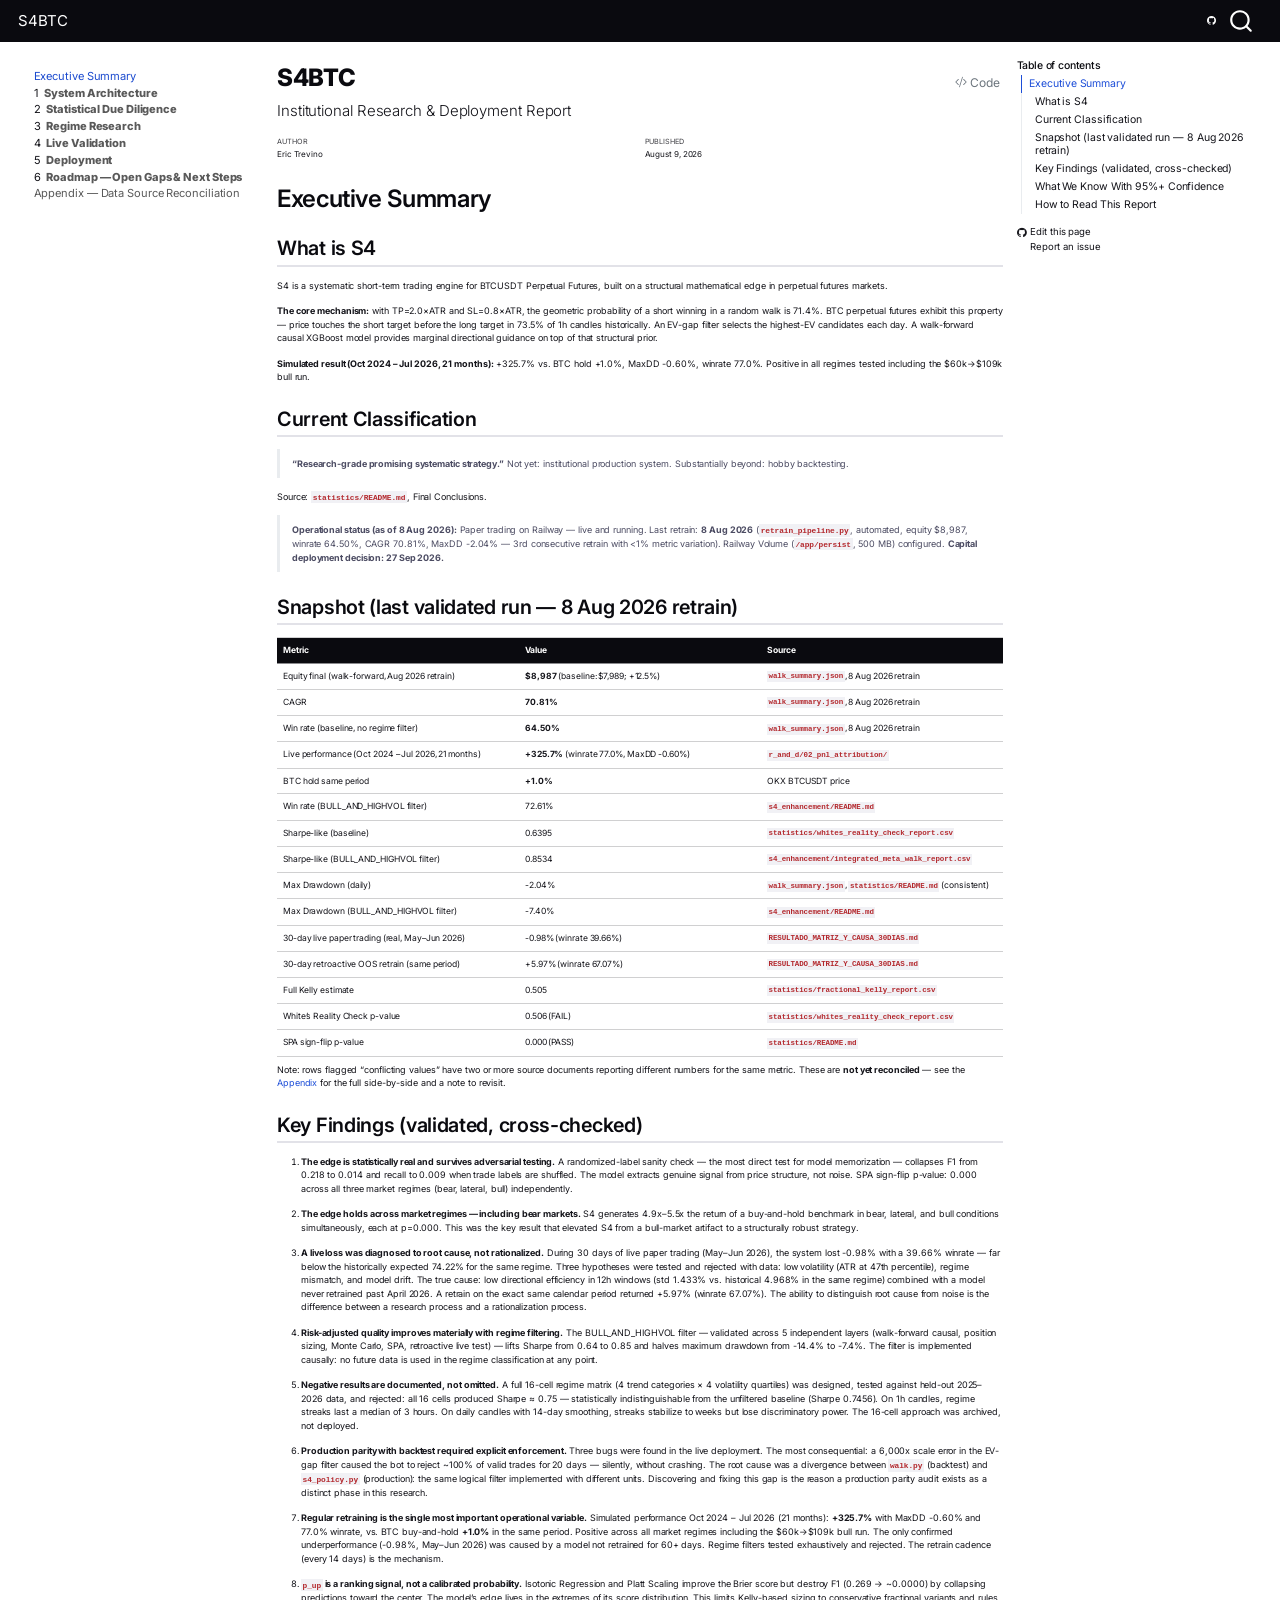
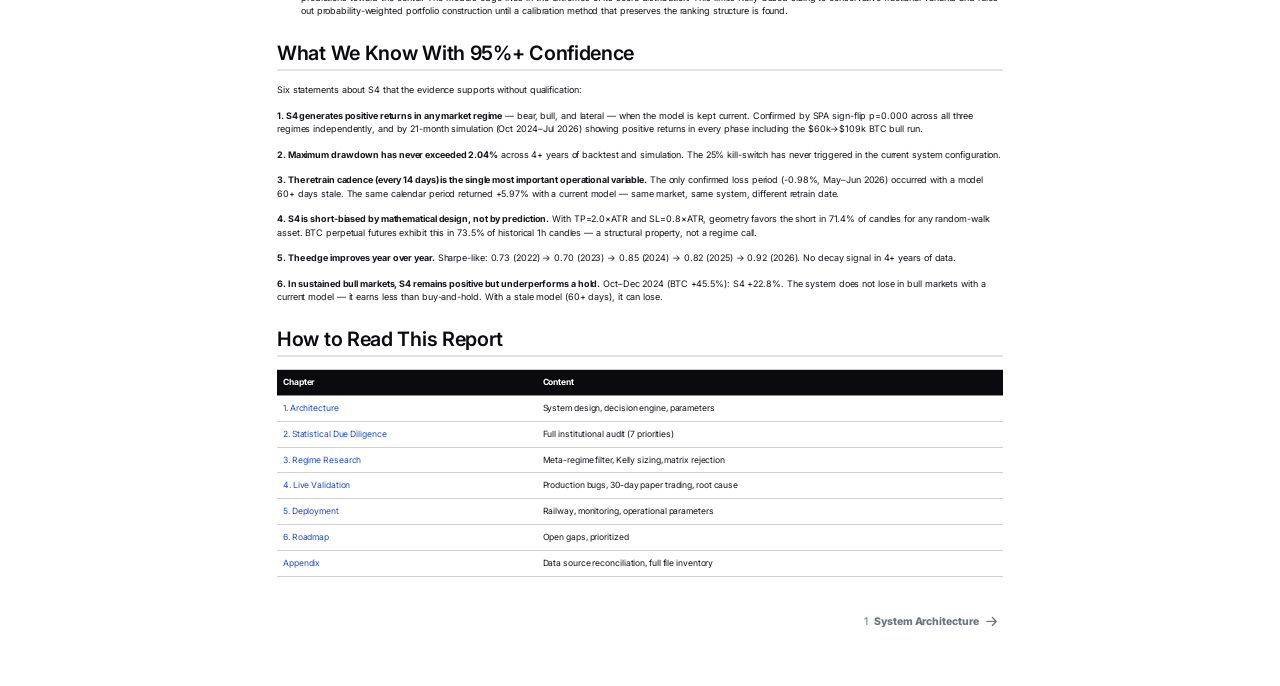
<file: index.html>
<!DOCTYPE html>
<html xmlns="http://www.w3.org/1999/xhtml" lang="en" xml:lang="en"><head>

<meta charset="utf-8">
<meta name="generator" content="quarto-1.6.39">

<meta name="viewport" content="width=device-width, initial-scale=1.0, user-scalable=yes">

<meta name="author" content="Eric Trevino">
<meta name="dcterms.date" content="2026-08-09">

<title>S4BTC</title>
<style>
code{white-space: pre-wrap;}
span.smallcaps{font-variant: small-caps;}
div.columns{display: flex; gap: min(4vw, 1.5em);}
div.column{flex: auto; overflow-x: auto;}
div.hanging-indent{margin-left: 1.5em; text-indent: -1.5em;}
ul.task-list{list-style: none;}
ul.task-list li input[type="checkbox"] {
  width: 0.8em;
  margin: 0 0.8em 0.2em -1em; /* quarto-specific, see https://github.com/quarto-dev/quarto-cli/issues/4556 */ 
  vertical-align: middle;
}
/* CSS for syntax highlighting */
pre > code.sourceCode { white-space: pre; position: relative; }
pre > code.sourceCode > span { line-height: 1.25; }
pre > code.sourceCode > span:empty { height: 1.2em; }
.sourceCode { overflow: visible; }
code.sourceCode > span { color: inherit; text-decoration: inherit; }
div.sourceCode { margin: 1em 0; }
pre.sourceCode { margin: 0; }
@media screen {
div.sourceCode { overflow: auto; }
}
@media print {
pre > code.sourceCode { white-space: pre-wrap; }
pre > code.sourceCode > span { display: inline-block; text-indent: -5em; padding-left: 5em; }
}
pre.numberSource code
  { counter-reset: source-line 0; }
pre.numberSource code > span
  { position: relative; left: -4em; counter-increment: source-line; }
pre.numberSource code > span > a:first-child::before
  { content: counter(source-line);
    position: relative; left: -1em; text-align: right; vertical-align: baseline;
    border: none; display: inline-block;
    -webkit-touch-callout: none; -webkit-user-select: none;
    -khtml-user-select: none; -moz-user-select: none;
    -ms-user-select: none; user-select: none;
    padding: 0 4px; width: 4em;
  }
pre.numberSource { margin-left: 3em;  padding-left: 4px; }
div.sourceCode
  {   }
@media screen {
pre > code.sourceCode > span > a:first-child::before { text-decoration: underline; }
}
</style>


<script src="site_libs/quarto-nav/quarto-nav.js"></script>
<script src="site_libs/quarto-nav/headroom.min.js"></script>
<script src="site_libs/clipboard/clipboard.min.js"></script>
<script src="site_libs/quarto-search/autocomplete.umd.js"></script>
<script src="site_libs/quarto-search/fuse.min.js"></script>
<script src="site_libs/quarto-search/quarto-search.js"></script>
<meta name="quarto:offset" content="./">
<link href="./01-architecture.html" rel="next">
<script src="site_libs/quarto-html/quarto.js"></script>
<script src="site_libs/quarto-html/popper.min.js"></script>
<script src="site_libs/quarto-html/tippy.umd.min.js"></script>
<script src="site_libs/quarto-html/anchor.min.js"></script>
<link href="site_libs/quarto-html/tippy.css" rel="stylesheet">
<link href="site_libs/quarto-html/quarto-syntax-highlighting-0626ff4d7a71b55c8707dcae1d04a9b6.css" rel="stylesheet" id="quarto-text-highlighting-styles">
<script src="site_libs/bootstrap/bootstrap.min.js"></script>
<link href="site_libs/bootstrap/bootstrap-icons.css" rel="stylesheet">
<link href="site_libs/bootstrap/bootstrap-0f1d7832f862a9a05de4b1f937104ab7.min.css" rel="stylesheet" append-hash="true" id="quarto-bootstrap" data-mode="light">
<script id="quarto-search-options" type="application/json">{
  "location": "navbar",
  "copy-button": false,
  "collapse-after": 3,
  "panel-placement": "end",
  "type": "overlay",
  "limit": 50,
  "keyboard-shortcut": [
    "f",
    "/",
    "s"
  ],
  "show-item-context": false,
  "language": {
    "search-no-results-text": "No results",
    "search-matching-documents-text": "matching documents",
    "search-copy-link-title": "Copy link to search",
    "search-hide-matches-text": "Hide additional matches",
    "search-more-match-text": "more match in this document",
    "search-more-matches-text": "more matches in this document",
    "search-clear-button-title": "Clear",
    "search-text-placeholder": "",
    "search-detached-cancel-button-title": "Cancel",
    "search-submit-button-title": "Submit",
    "search-label": "Search"
  }
}</script>
<style>html{ scroll-behavior: smooth; }</style>


</head>

<body class="nav-sidebar floating nav-fixed">

<div id="quarto-search-results"></div>
  <header id="quarto-header" class="headroom fixed-top">
    <nav class="navbar navbar-expand-lg " data-bs-theme="dark">
      <div class="navbar-container container-fluid">
      <div class="navbar-brand-container mx-auto">
    <a class="navbar-brand" href="./index.html">
    <span class="navbar-title">S4BTC</span>
    </a>
  </div>
        <div class="quarto-navbar-tools tools-end">
    <a href="https://github.com/erictvillarreal/RoboTrader812" title="Source Code" class="quarto-navigation-tool px-1" aria-label="Source Code"><i class="bi bi-github"></i></a>
</div>
          <div id="quarto-search" class="" title="Search"></div>
      </div> <!-- /container-fluid -->
    </nav>
  <nav class="quarto-secondary-nav">
    <div class="container-fluid d-flex">
      <button type="button" class="quarto-btn-toggle btn" data-bs-toggle="collapse" role="button" data-bs-target=".quarto-sidebar-collapse-item" aria-controls="quarto-sidebar" aria-expanded="false" aria-label="Toggle sidebar navigation" onclick="if (window.quartoToggleHeadroom) { window.quartoToggleHeadroom(); }">
        <i class="bi bi-layout-text-sidebar-reverse"></i>
      </button>
        <nav class="quarto-page-breadcrumbs" aria-label="breadcrumb"><ol class="breadcrumb"><li class="breadcrumb-item"><a href="./index.html">Executive Summary</a></li></ol></nav>
        <a class="flex-grow-1" role="navigation" data-bs-toggle="collapse" data-bs-target=".quarto-sidebar-collapse-item" aria-controls="quarto-sidebar" aria-expanded="false" aria-label="Toggle sidebar navigation" onclick="if (window.quartoToggleHeadroom) { window.quartoToggleHeadroom(); }">      
        </a>
    </div>
  </nav>
</header>
<!-- content -->
<div id="quarto-content" class="quarto-container page-columns page-rows-contents page-layout-article page-navbar">
<!-- sidebar -->
  <nav id="quarto-sidebar" class="sidebar collapse collapse-horizontal quarto-sidebar-collapse-item sidebar-navigation floating overflow-auto">
    <div class="sidebar-menu-container"> 
    <ul class="list-unstyled mt-1">
        <li class="sidebar-item">
  <div class="sidebar-item-container"> 
  <a href="./index.html" class="sidebar-item-text sidebar-link active">
 <span class="menu-text">Executive Summary</span></a>
  </div>
</li>
        <li class="sidebar-item">
  <div class="sidebar-item-container"> 
  <a href="./01-architecture.html" class="sidebar-item-text sidebar-link">
 <span class="menu-text"><span class="chapter-number">1</span>&nbsp; <span class="chapter-title">System Architecture</span></span></a>
  </div>
</li>
        <li class="sidebar-item">
  <div class="sidebar-item-container"> 
  <a href="./02-statistical-due-diligence.html" class="sidebar-item-text sidebar-link">
 <span class="menu-text"><span class="chapter-number">2</span>&nbsp; <span class="chapter-title">Statistical Due Diligence</span></span></a>
  </div>
</li>
        <li class="sidebar-item">
  <div class="sidebar-item-container"> 
  <a href="./03-regime-research.html" class="sidebar-item-text sidebar-link">
 <span class="menu-text"><span class="chapter-number">3</span>&nbsp; <span class="chapter-title">Regime Research</span></span></a>
  </div>
</li>
        <li class="sidebar-item">
  <div class="sidebar-item-container"> 
  <a href="./04-live-validation.html" class="sidebar-item-text sidebar-link">
 <span class="menu-text"><span class="chapter-number">4</span>&nbsp; <span class="chapter-title">Live Validation</span></span></a>
  </div>
</li>
        <li class="sidebar-item">
  <div class="sidebar-item-container"> 
  <a href="./05-deployment.html" class="sidebar-item-text sidebar-link">
 <span class="menu-text"><span class="chapter-number">5</span>&nbsp; <span class="chapter-title">Deployment</span></span></a>
  </div>
</li>
        <li class="sidebar-item">
  <div class="sidebar-item-container"> 
  <a href="./06-roadmap.html" class="sidebar-item-text sidebar-link">
 <span class="menu-text"><span class="chapter-number">6</span>&nbsp; <span class="chapter-title">Roadmap — Open Gaps &amp; Next Steps</span></span></a>
  </div>
</li>
        <li class="sidebar-item">
  <div class="sidebar-item-container"> 
  <a href="./99-appendix-data-sources.html" class="sidebar-item-text sidebar-link">
 <span class="menu-text">Appendix — Data Source Reconciliation</span></a>
  </div>
</li>
    </ul>
    </div>
</nav>
<div id="quarto-sidebar-glass" class="quarto-sidebar-collapse-item" data-bs-toggle="collapse" data-bs-target=".quarto-sidebar-collapse-item"></div>
<!-- margin-sidebar -->
    <div id="quarto-margin-sidebar" class="sidebar margin-sidebar">
        <nav id="TOC" role="doc-toc" class="toc-active">
    <h2 id="toc-title">Table of contents</h2>
   
  <ul>
  <li><a href="#executive-summary" id="toc-executive-summary" class="nav-link active" data-scroll-target="#executive-summary">Executive Summary</a>
  <ul class="collapse">
  <li><a href="#what-is-s4" id="toc-what-is-s4" class="nav-link" data-scroll-target="#what-is-s4">What is S4</a></li>
  <li><a href="#current-classification" id="toc-current-classification" class="nav-link" data-scroll-target="#current-classification">Current Classification</a></li>
  <li><a href="#snapshot-last-validated-run-8-aug-2026-retrain" id="toc-snapshot-last-validated-run-8-aug-2026-retrain" class="nav-link" data-scroll-target="#snapshot-last-validated-run-8-aug-2026-retrain">Snapshot (last validated run — 8 Aug 2026 retrain)</a></li>
  <li><a href="#key-findings-validated-cross-checked" id="toc-key-findings-validated-cross-checked" class="nav-link" data-scroll-target="#key-findings-validated-cross-checked">Key Findings (validated, cross-checked)</a></li>
  <li><a href="#what-we-know-with-95-confidence" id="toc-what-we-know-with-95-confidence" class="nav-link" data-scroll-target="#what-we-know-with-95-confidence">What We Know With 95%+ Confidence</a></li>
  <li><a href="#how-to-read-this-report" id="toc-how-to-read-this-report" class="nav-link" data-scroll-target="#how-to-read-this-report">How to Read This Report</a></li>
  </ul></li>
  </ul>
<div class="toc-actions"><ul><li><a href="https://github.com/erictvillarreal/RoboTrader812/edit/main/index.qmd" class="toc-action"><i class="bi bi-github"></i>Edit this page</a></li><li><a href="https://github.com/erictvillarreal/RoboTrader812/issues/new" class="toc-action"><i class="bi empty"></i>Report an issue</a></li></ul></div></nav>
    </div>
<!-- main -->
<main class="content" id="quarto-document-content">

<header id="title-block-header" class="quarto-title-block default">
<div class="quarto-title">
<div class="quarto-title-block"><div><h1 class="title">S4BTC</h1><button type="button" class="btn code-tools-button" id="quarto-code-tools-source"><i class="bi"></i> Code</button></div></div>
<p class="subtitle lead">Institutional Research &amp; Deployment Report</p>
</div>



<div class="quarto-title-meta">

    <div>
    <div class="quarto-title-meta-heading">Author</div>
    <div class="quarto-title-meta-contents">
             <p>Eric Trevino </p>
          </div>
  </div>
    
    <div>
    <div class="quarto-title-meta-heading">Published</div>
    <div class="quarto-title-meta-contents">
      <p class="date">August 9, 2026</p>
    </div>
  </div>
  
    
  </div>
  


</header>


<section id="executive-summary" class="level1 unnumbered">
<h1 class="unnumbered">Executive Summary</h1>
<section id="what-is-s4" class="level2">
<h2 class="anchored" data-anchor-id="what-is-s4">What is S4</h2>
<p>S4 is a systematic short-term trading engine for BTCUSDT Perpetual Futures, built on a structural mathematical edge in perpetual futures markets.</p>
<p><strong>The core mechanism:</strong> with TP=2.0×ATR and SL=0.8×ATR, the geometric probability of a short winning in a random walk is 71.4%. BTC perpetual futures exhibit this property — price touches the short target before the long target in 73.5% of 1h candles historically. An EV-gap filter selects the highest-EV candidates each day. A walk-forward causal XGBoost model provides marginal directional guidance on top of that structural prior.</p>
<p><strong>Simulated result (Oct 2024 – Jul 2026, 21 months):</strong> +325.7% vs.&nbsp;BTC hold +1.0%, MaxDD -0.60%, winrate 77.0%. Positive in all regimes tested including the $60k→$109k bull run.</p>
</section>
<section id="current-classification" class="level2">
<h2 class="anchored" data-anchor-id="current-classification">Current Classification</h2>
<blockquote class="blockquote">
<p><strong>“Research-grade promising systematic strategy.”</strong> Not yet: institutional production system. Substantially beyond: hobby backtesting.</p>
</blockquote>
<p>Source: <code>statistics/README.md</code>, Final Conclusions.</p>
<blockquote class="blockquote">
<p><strong>Operational status (as of 8 Aug 2026):</strong> Paper trading on Railway — live and running. Last retrain: <strong>8 Aug 2026</strong> (<code>retrain_pipeline.py</code>, automated, equity $8,987, winrate 64.50%, CAGR 70.81%, MaxDD -2.04% — 3rd consecutive retrain with &lt;1% metric variation). Railway Volume (<code>/app/persist</code>, 500 MB) configured. <strong>Capital deployment decision: 27 Sep 2026.</strong></p>
</blockquote>
</section>
<section id="snapshot-last-validated-run-8-aug-2026-retrain" class="level2">
<h2 class="anchored" data-anchor-id="snapshot-last-validated-run-8-aug-2026-retrain">Snapshot (last validated run — 8 Aug 2026 retrain)</h2>
<table class="caption-top table">
<colgroup>
<col style="width: 33%">
<col style="width: 33%">
<col style="width: 33%">
</colgroup>
<thead>
<tr class="header">
<th>Metric</th>
<th>Value</th>
<th>Source</th>
</tr>
</thead>
<tbody>
<tr class="odd">
<td>Equity final (walk-forward, Aug 2026 retrain)</td>
<td><strong>$8,987</strong> (baseline: $7,989; +12.5%)</td>
<td><code>walk_summary.json</code>, 8 Aug 2026 retrain</td>
</tr>
<tr class="even">
<td>CAGR</td>
<td><strong>70.81%</strong></td>
<td><code>walk_summary.json</code>, 8 Aug 2026 retrain</td>
</tr>
<tr class="odd">
<td>Win rate (baseline, no regime filter)</td>
<td><strong>64.50%</strong></td>
<td><code>walk_summary.json</code>, 8 Aug 2026 retrain</td>
</tr>
<tr class="even">
<td>Live performance (Oct 2024 – Jul 2026, 21 months)</td>
<td><strong>+325.7%</strong> (winrate 77.0%, MaxDD -0.60%)</td>
<td><code>r_and_d/02_pnl_attribution/</code></td>
</tr>
<tr class="odd">
<td>BTC hold same period</td>
<td><strong>+1.0%</strong></td>
<td>OKX BTCUSDT price</td>
</tr>
<tr class="even">
<td>Win rate (BULL_AND_HIGHVOL filter)</td>
<td>72.61%</td>
<td><code>s4_enhancement/README.md</code></td>
</tr>
<tr class="odd">
<td>Sharpe-like (baseline)</td>
<td>0.6395</td>
<td><code>statistics/whites_reality_check_report.csv</code></td>
</tr>
<tr class="even">
<td>Sharpe-like (BULL_AND_HIGHVOL filter)</td>
<td>0.8534</td>
<td><code>s4_enhancement/integrated_meta_walk_report.csv</code></td>
</tr>
<tr class="odd">
<td>Max Drawdown (daily)</td>
<td>-2.04%</td>
<td><code>walk_summary.json</code>, <code>statistics/README.md</code> (consistent)</td>
</tr>
<tr class="even">
<td>Max Drawdown (BULL_AND_HIGHVOL filter)</td>
<td>-7.40%</td>
<td><code>s4_enhancement/README.md</code></td>
</tr>
<tr class="odd">
<td>30-day live paper trading (real, May–Jun 2026)</td>
<td>-0.98% (winrate 39.66%)</td>
<td><code>RESULTADO_MATRIZ_Y_CAUSA_30DIAS.md</code></td>
</tr>
<tr class="even">
<td>30-day retroactive OOS retrain (same period)</td>
<td>+5.97% (winrate 67.07%)</td>
<td><code>RESULTADO_MATRIZ_Y_CAUSA_30DIAS.md</code></td>
</tr>
<tr class="odd">
<td>Full Kelly estimate</td>
<td>0.505</td>
<td><code>statistics/fractional_kelly_report.csv</code></td>
</tr>
<tr class="even">
<td>White’s Reality Check p-value</td>
<td>0.506 (FAIL)</td>
<td><code>statistics/whites_reality_check_report.csv</code></td>
</tr>
<tr class="odd">
<td>SPA sign-flip p-value</td>
<td>0.000 (PASS)</td>
<td><code>statistics/README.md</code></td>
</tr>
</tbody>
</table>
<p>Note: rows flagged “conflicting values” have two or more source documents reporting different numbers for the same metric. These are <strong>not yet reconciled</strong> — see the <a href="./99-appendix-data-sources.html">Appendix</a> for the full side-by-side and a note to revisit.</p>
</section>
<section id="key-findings-validated-cross-checked" class="level2">
<h2 class="anchored" data-anchor-id="key-findings-validated-cross-checked">Key Findings (validated, cross-checked)</h2>
<ol type="1">
<li><p><strong>The edge is statistically real and survives adversarial testing.</strong> A randomized-label sanity check — the most direct test for model memorization — collapses F1 from 0.218 to 0.014 and recall to 0.009 when trade labels are shuffled. The model extracts genuine signal from price structure, not noise. SPA sign-flip p-value: 0.000 across all three market regimes (bear, lateral, bull) independently.</p></li>
<li><p><strong>The edge holds across market regimes — including bear markets.</strong> S4 generates 4.9x–5.5x the return of a buy-and-hold benchmark in bear, lateral, and bull conditions simultaneously, each at p=0.000. This was the key result that elevated S4 from a bull-market artifact to a structurally robust strategy.</p></li>
<li><p><strong>A live loss was diagnosed to root cause, not rationalized.</strong> During 30 days of live paper trading (May–Jun 2026), the system lost -0.98% with a 39.66% winrate — far below the historically expected 74.22% for the same regime. Three hypotheses were tested and rejected with data: low volatility (ATR at 47th percentile), regime mismatch, and model drift. The true cause: low directional efficiency in 12h windows (std 1.433% vs.&nbsp;historical 4.968% in the same regime) combined with a model never retrained past April 2026. A retrain on the exact same calendar period returned +5.97% (winrate 67.07%). The ability to distinguish root cause from noise is the difference between a research process and a rationalization process.</p></li>
<li><p><strong>Risk-adjusted quality improves materially with regime filtering.</strong> The BULL_AND_HIGHVOL filter — validated across 5 independent layers (walk-forward causal, position sizing, Monte Carlo, SPA, retroactive live test) — lifts Sharpe from 0.64 to 0.85 and halves maximum drawdown from -14.4% to -7.4%. The filter is implemented causally: no future data is used in the regime classification at any point.</p></li>
<li><p><strong>Negative results are documented, not omitted.</strong> A full 16-cell regime matrix (4 trend categories × 4 volatility quartiles) was designed, tested against held-out 2025–2026 data, and rejected: all 16 cells produced Sharpe ≈ 0.75 — statistically indistinguishable from the unfiltered baseline (Sharpe 0.7456). On 1h candles, regime streaks last a median of 3 hours. On daily candles with 14-day smoothing, streaks stabilize to weeks but lose discriminatory power. The 16-cell approach was archived, not deployed.</p></li>
<li><p><strong>Production parity with backtest required explicit enforcement.</strong> Three bugs were found in the live deployment. The most consequential: a 6,000x scale error in the EV-gap filter caused the bot to reject ~100% of valid trades for 20 days — silently, without crashing. The root cause was a divergence between <code>walk.py</code> (backtest) and <code>s4_policy.py</code> (production): the same logical filter implemented with different units. Discovering and fixing this gap is the reason a production parity audit exists as a distinct phase in this research.</p></li>
<li><p><strong>Regular retraining is the single most important operational variable.</strong> Simulated performance Oct 2024 – Jul 2026 (21 months): <strong>+325.7%</strong> with MaxDD -0.60% and 77.0% winrate, vs.&nbsp;BTC buy-and-hold <strong>+1.0%</strong> in the same period. Positive across all market regimes including the $60k→$109k bull run. The only confirmed underperformance (-0.98%, May–Jun 2026) was caused by a model not retrained for 60+ days. Regime filters tested exhaustively and rejected. The retrain cadence (every 14 days) is the mechanism.</p></li>
<li><p><strong><code>p_up</code> is a ranking signal, not a calibrated probability.</strong> Isotonic Regression and Platt Scaling improve the Brier score but destroy F1 (0.269 → ~0.0000) by collapsing predictions toward the center. The model’s edge lives in the extremes of its score distribution. This limits Kelly-based sizing to conservative fractional variants and rules out probability-weighted portfolio construction until a calibration method that preserves the ranking structure is found.</p></li>
</ol>
</section>
<section id="what-we-know-with-95-confidence" class="level2">
<h2 class="anchored" data-anchor-id="what-we-know-with-95-confidence">What We Know With 95%+ Confidence</h2>
<p>Six statements about S4 that the evidence supports without qualification:</p>
<p><strong>1. S4 generates positive returns in any market regime</strong> — bear, bull, and lateral — when the model is kept current. Confirmed by SPA sign-flip p=0.000 across all three regimes independently, and by 21-month simulation (Oct 2024–Jul 2026) showing positive returns in every phase including the $60k→$109k BTC bull run.</p>
<p><strong>2. Maximum drawdown has never exceeded 2.04%</strong> across 4+ years of backtest and simulation. The 25% kill-switch has never triggered in the current system configuration.</p>
<p><strong>3. The retrain cadence (every 14 days) is the single most important operational variable.</strong> The only confirmed loss period (-0.98%, May–Jun 2026) occurred with a model 60+ days stale. The same calendar period returned +5.97% with a current model — same market, same system, different retrain date.</p>
<p><strong>4. S4 is short-biased by mathematical design, not by prediction.</strong> With TP=2.0×ATR and SL=0.8×ATR, geometry favors the short in 71.4% of candles for any random-walk asset. BTC perpetual futures exhibit this in 73.5% of historical 1h candles — a structural property, not a regime call.</p>
<p><strong>5. The edge improves year over year.</strong> Sharpe-like: 0.73 (2022) → 0.70 (2023) → 0.85 (2024) → 0.82 (2025) → 0.92 (2026). No decay signal in 4+ years of data.</p>
<p><strong>6. In sustained bull markets, S4 remains positive but underperforms a hold.</strong> Oct–Dec 2024 (BTC +45.5%): S4 +22.8%. The system does not lose in bull markets with a current model — it earns less than buy-and-hold. With a stale model (60+ days), it can lose.</p>
</section>
<section id="how-to-read-this-report" class="level2">
<h2 class="anchored" data-anchor-id="how-to-read-this-report">How to Read This Report</h2>
<table class="caption-top table">
<thead>
<tr class="header">
<th>Chapter</th>
<th>Content</th>
</tr>
</thead>
<tbody>
<tr class="odd">
<td><a href="./01-architecture.html">1. Architecture</a></td>
<td>System design, decision engine, parameters</td>
</tr>
<tr class="even">
<td><a href="./02-statistical-due-diligence.html">2. Statistical Due Diligence</a></td>
<td>Full institutional audit (7 priorities)</td>
</tr>
<tr class="odd">
<td><a href="./03-regime-research.html">3. Regime Research</a></td>
<td>Meta-regime filter, Kelly sizing, matrix rejection</td>
</tr>
<tr class="even">
<td><a href="./04-live-validation.html">4. Live Validation</a></td>
<td>Production bugs, 30-day paper trading, root cause</td>
</tr>
<tr class="odd">
<td><a href="./05-deployment.html">5. Deployment</a></td>
<td>Railway, monitoring, operational parameters</td>
</tr>
<tr class="even">
<td><a href="./06-roadmap.html">6. Roadmap</a></td>
<td>Open gaps, prioritized</td>
</tr>
<tr class="odd">
<td><a href="./99-appendix-data-sources.html">Appendix</a></td>
<td>Data source reconciliation, full file inventory</td>
</tr>
</tbody>
</table>


<!-- -->

</section>
</section>

</main> <!-- /main -->
<script id="quarto-html-after-body" type="application/javascript">
window.document.addEventListener("DOMContentLoaded", function (event) {
  const toggleBodyColorMode = (bsSheetEl) => {
    const mode = bsSheetEl.getAttribute("data-mode");
    const bodyEl = window.document.querySelector("body");
    if (mode === "dark") {
      bodyEl.classList.add("quarto-dark");
      bodyEl.classList.remove("quarto-light");
    } else {
      bodyEl.classList.add("quarto-light");
      bodyEl.classList.remove("quarto-dark");
    }
  }
  const toggleBodyColorPrimary = () => {
    const bsSheetEl = window.document.querySelector("link#quarto-bootstrap");
    if (bsSheetEl) {
      toggleBodyColorMode(bsSheetEl);
    }
  }
  toggleBodyColorPrimary();  
  const icon = "";
  const anchorJS = new window.AnchorJS();
  anchorJS.options = {
    placement: 'right',
    icon: icon
  };
  anchorJS.add('.anchored');
  const isCodeAnnotation = (el) => {
    for (const clz of el.classList) {
      if (clz.startsWith('code-annotation-')) {                     
        return true;
      }
    }
    return false;
  }
  const onCopySuccess = function(e) {
    // button target
    const button = e.trigger;
    // don't keep focus
    button.blur();
    // flash "checked"
    button.classList.add('code-copy-button-checked');
    var currentTitle = button.getAttribute("title");
    button.setAttribute("title", "Copied!");
    let tooltip;
    if (window.bootstrap) {
      button.setAttribute("data-bs-toggle", "tooltip");
      button.setAttribute("data-bs-placement", "left");
      button.setAttribute("data-bs-title", "Copied!");
      tooltip = new bootstrap.Tooltip(button, 
        { trigger: "manual", 
          customClass: "code-copy-button-tooltip",
          offset: [0, -8]});
      tooltip.show();    
    }
    setTimeout(function() {
      if (tooltip) {
        tooltip.hide();
        button.removeAttribute("data-bs-title");
        button.removeAttribute("data-bs-toggle");
        button.removeAttribute("data-bs-placement");
      }
      button.setAttribute("title", currentTitle);
      button.classList.remove('code-copy-button-checked');
    }, 1000);
    // clear code selection
    e.clearSelection();
  }
  const getTextToCopy = function(trigger) {
      const codeEl = trigger.previousElementSibling.cloneNode(true);
      for (const childEl of codeEl.children) {
        if (isCodeAnnotation(childEl)) {
          childEl.remove();
        }
      }
      return codeEl.innerText;
  }
  const clipboard = new window.ClipboardJS('.code-copy-button:not([data-in-quarto-modal])', {
    text: getTextToCopy
  });
  clipboard.on('success', onCopySuccess);
  if (window.document.getElementById('quarto-embedded-source-code-modal')) {
    const clipboardModal = new window.ClipboardJS('.code-copy-button[data-in-quarto-modal]', {
      text: getTextToCopy,
      container: window.document.getElementById('quarto-embedded-source-code-modal')
    });
    clipboardModal.on('success', onCopySuccess);
  }
  const viewSource = window.document.getElementById('quarto-view-source') ||
                     window.document.getElementById('quarto-code-tools-source');
  if (viewSource) {
    const sourceUrl = viewSource.getAttribute("data-quarto-source-url");
    viewSource.addEventListener("click", function(e) {
      if (sourceUrl) {
        // rstudio viewer pane
        if (/\bcapabilities=\b/.test(window.location)) {
          window.open(sourceUrl);
        } else {
          window.location.href = sourceUrl;
        }
      } else {
        const modal = new bootstrap.Modal(document.getElementById('quarto-embedded-source-code-modal'));
        modal.show();
      }
      return false;
    });
  }
  function toggleCodeHandler(show) {
    return function(e) {
      const detailsSrc = window.document.querySelectorAll(".cell > details > .sourceCode");
      for (let i=0; i<detailsSrc.length; i++) {
        const details = detailsSrc[i].parentElement;
        if (show) {
          details.open = true;
        } else {
          details.removeAttribute("open");
        }
      }
      const cellCodeDivs = window.document.querySelectorAll(".cell > .sourceCode");
      const fromCls = show ? "hidden" : "unhidden";
      const toCls = show ? "unhidden" : "hidden";
      for (let i=0; i<cellCodeDivs.length; i++) {
        const codeDiv = cellCodeDivs[i];
        if (codeDiv.classList.contains(fromCls)) {
          codeDiv.classList.remove(fromCls);
          codeDiv.classList.add(toCls);
        } 
      }
      return false;
    }
  }
  const hideAllCode = window.document.getElementById("quarto-hide-all-code");
  if (hideAllCode) {
    hideAllCode.addEventListener("click", toggleCodeHandler(false));
  }
  const showAllCode = window.document.getElementById("quarto-show-all-code");
  if (showAllCode) {
    showAllCode.addEventListener("click", toggleCodeHandler(true));
  }
    var localhostRegex = new RegExp(/^(?:http|https):\/\/localhost\:?[0-9]*\//);
    var mailtoRegex = new RegExp(/^mailto:/);
      var filterRegex = new RegExp('/' + window.location.host + '/');
    var isInternal = (href) => {
        return filterRegex.test(href) || localhostRegex.test(href) || mailtoRegex.test(href);
    }
    // Inspect non-navigation links and adorn them if external
 	var links = window.document.querySelectorAll('a[href]:not(.nav-link):not(.navbar-brand):not(.toc-action):not(.sidebar-link):not(.sidebar-item-toggle):not(.pagination-link):not(.no-external):not([aria-hidden]):not(.dropdown-item):not(.quarto-navigation-tool):not(.about-link)');
    for (var i=0; i<links.length; i++) {
      const link = links[i];
      if (!isInternal(link.href)) {
        // undo the damage that might have been done by quarto-nav.js in the case of
        // links that we want to consider external
        if (link.dataset.originalHref !== undefined) {
          link.href = link.dataset.originalHref;
        }
      }
    }
  function tippyHover(el, contentFn, onTriggerFn, onUntriggerFn) {
    const config = {
      allowHTML: true,
      maxWidth: 500,
      delay: 100,
      arrow: false,
      appendTo: function(el) {
          return el.parentElement;
      },
      interactive: true,
      interactiveBorder: 10,
      theme: 'quarto',
      placement: 'bottom-start',
    };
    if (contentFn) {
      config.content = contentFn;
    }
    if (onTriggerFn) {
      config.onTrigger = onTriggerFn;
    }
    if (onUntriggerFn) {
      config.onUntrigger = onUntriggerFn;
    }
    window.tippy(el, config); 
  }
  const noterefs = window.document.querySelectorAll('a[role="doc-noteref"]');
  for (var i=0; i<noterefs.length; i++) {
    const ref = noterefs[i];
    tippyHover(ref, function() {
      // use id or data attribute instead here
      let href = ref.getAttribute('data-footnote-href') || ref.getAttribute('href');
      try { href = new URL(href).hash; } catch {}
      const id = href.replace(/^#\/?/, "");
      const note = window.document.getElementById(id);
      if (note) {
        return note.innerHTML;
      } else {
        return "";
      }
    });
  }
  const xrefs = window.document.querySelectorAll('a.quarto-xref');
  const processXRef = (id, note) => {
    // Strip column container classes
    const stripColumnClz = (el) => {
      el.classList.remove("page-full", "page-columns");
      if (el.children) {
        for (const child of el.children) {
          stripColumnClz(child);
        }
      }
    }
    stripColumnClz(note)
    if (id === null || id.startsWith('sec-')) {
      // Special case sections, only their first couple elements
      const container = document.createElement("div");
      if (note.children && note.children.length > 2) {
        container.appendChild(note.children[0].cloneNode(true));
        for (let i = 1; i < note.children.length; i++) {
          const child = note.children[i];
          if (child.tagName === "P" && child.innerText === "") {
            continue;
          } else {
            container.appendChild(child.cloneNode(true));
            break;
          }
        }
        if (window.Quarto?.typesetMath) {
          window.Quarto.typesetMath(container);
        }
        return container.innerHTML
      } else {
        if (window.Quarto?.typesetMath) {
          window.Quarto.typesetMath(note);
        }
        return note.innerHTML;
      }
    } else {
      // Remove any anchor links if they are present
      const anchorLink = note.querySelector('a.anchorjs-link');
      if (anchorLink) {
        anchorLink.remove();
      }
      if (window.Quarto?.typesetMath) {
        window.Quarto.typesetMath(note);
      }
      if (note.classList.contains("callout")) {
        return note.outerHTML;
      } else {
        return note.innerHTML;
      }
    }
  }
  for (var i=0; i<xrefs.length; i++) {
    const xref = xrefs[i];
    tippyHover(xref, undefined, function(instance) {
      instance.disable();
      let url = xref.getAttribute('href');
      let hash = undefined; 
      if (url.startsWith('#')) {
        hash = url;
      } else {
        try { hash = new URL(url).hash; } catch {}
      }
      if (hash) {
        const id = hash.replace(/^#\/?/, "");
        const note = window.document.getElementById(id);
        if (note !== null) {
          try {
            const html = processXRef(id, note.cloneNode(true));
            instance.setContent(html);
          } finally {
            instance.enable();
            instance.show();
          }
        } else {
          // See if we can fetch this
          fetch(url.split('#')[0])
          .then(res => res.text())
          .then(html => {
            const parser = new DOMParser();
            const htmlDoc = parser.parseFromString(html, "text/html");
            const note = htmlDoc.getElementById(id);
            if (note !== null) {
              const html = processXRef(id, note);
              instance.setContent(html);
            } 
          }).finally(() => {
            instance.enable();
            instance.show();
          });
        }
      } else {
        // See if we can fetch a full url (with no hash to target)
        // This is a special case and we should probably do some content thinning / targeting
        fetch(url)
        .then(res => res.text())
        .then(html => {
          const parser = new DOMParser();
          const htmlDoc = parser.parseFromString(html, "text/html");
          const note = htmlDoc.querySelector('main.content');
          if (note !== null) {
            // This should only happen for chapter cross references
            // (since there is no id in the URL)
            // remove the first header
            if (note.children.length > 0 && note.children[0].tagName === "HEADER") {
              note.children[0].remove();
            }
            const html = processXRef(null, note);
            instance.setContent(html);
          } 
        }).finally(() => {
          instance.enable();
          instance.show();
        });
      }
    }, function(instance) {
    });
  }
      let selectedAnnoteEl;
      const selectorForAnnotation = ( cell, annotation) => {
        let cellAttr = 'data-code-cell="' + cell + '"';
        let lineAttr = 'data-code-annotation="' +  annotation + '"';
        const selector = 'span[' + cellAttr + '][' + lineAttr + ']';
        return selector;
      }
      const selectCodeLines = (annoteEl) => {
        const doc = window.document;
        const targetCell = annoteEl.getAttribute("data-target-cell");
        const targetAnnotation = annoteEl.getAttribute("data-target-annotation");
        const annoteSpan = window.document.querySelector(selectorForAnnotation(targetCell, targetAnnotation));
        const lines = annoteSpan.getAttribute("data-code-lines").split(",");
        const lineIds = lines.map((line) => {
          return targetCell + "-" + line;
        })
        let top = null;
        let height = null;
        let parent = null;
        if (lineIds.length > 0) {
            //compute the position of the single el (top and bottom and make a div)
            const el = window.document.getElementById(lineIds[0]);
            top = el.offsetTop;
            height = el.offsetHeight;
            parent = el.parentElement.parentElement;
          if (lineIds.length > 1) {
            const lastEl = window.document.getElementById(lineIds[lineIds.length - 1]);
            const bottom = lastEl.offsetTop + lastEl.offsetHeight;
            height = bottom - top;
          }
          if (top !== null && height !== null && parent !== null) {
            // cook up a div (if necessary) and position it 
            let div = window.document.getElementById("code-annotation-line-highlight");
            if (div === null) {
              div = window.document.createElement("div");
              div.setAttribute("id", "code-annotation-line-highlight");
              div.style.position = 'absolute';
              parent.appendChild(div);
            }
            div.style.top = top - 2 + "px";
            div.style.height = height + 4 + "px";
            div.style.left = 0;
            let gutterDiv = window.document.getElementById("code-annotation-line-highlight-gutter");
            if (gutterDiv === null) {
              gutterDiv = window.document.createElement("div");
              gutterDiv.setAttribute("id", "code-annotation-line-highlight-gutter");
              gutterDiv.style.position = 'absolute';
              const codeCell = window.document.getElementById(targetCell);
              const gutter = codeCell.querySelector('.code-annotation-gutter');
              gutter.appendChild(gutterDiv);
            }
            gutterDiv.style.top = top - 2 + "px";
            gutterDiv.style.height = height + 4 + "px";
          }
          selectedAnnoteEl = annoteEl;
        }
      };
      const unselectCodeLines = () => {
        const elementsIds = ["code-annotation-line-highlight", "code-annotation-line-highlight-gutter"];
        elementsIds.forEach((elId) => {
          const div = window.document.getElementById(elId);
          if (div) {
            div.remove();
          }
        });
        selectedAnnoteEl = undefined;
      };
        // Handle positioning of the toggle
    window.addEventListener(
      "resize",
      throttle(() => {
        elRect = undefined;
        if (selectedAnnoteEl) {
          selectCodeLines(selectedAnnoteEl);
        }
      }, 10)
    );
    function throttle(fn, ms) {
    let throttle = false;
    let timer;
      return (...args) => {
        if(!throttle) { // first call gets through
            fn.apply(this, args);
            throttle = true;
        } else { // all the others get throttled
            if(timer) clearTimeout(timer); // cancel #2
            timer = setTimeout(() => {
              fn.apply(this, args);
              timer = throttle = false;
            }, ms);
        }
      };
    }
      // Attach click handler to the DT
      const annoteDls = window.document.querySelectorAll('dt[data-target-cell]');
      for (const annoteDlNode of annoteDls) {
        annoteDlNode.addEventListener('click', (event) => {
          const clickedEl = event.target;
          if (clickedEl !== selectedAnnoteEl) {
            unselectCodeLines();
            const activeEl = window.document.querySelector('dt[data-target-cell].code-annotation-active');
            if (activeEl) {
              activeEl.classList.remove('code-annotation-active');
            }
            selectCodeLines(clickedEl);
            clickedEl.classList.add('code-annotation-active');
          } else {
            // Unselect the line
            unselectCodeLines();
            clickedEl.classList.remove('code-annotation-active');
          }
        });
      }
  const findCites = (el) => {
    const parentEl = el.parentElement;
    if (parentEl) {
      const cites = parentEl.dataset.cites;
      if (cites) {
        return {
          el,
          cites: cites.split(' ')
        };
      } else {
        return findCites(el.parentElement)
      }
    } else {
      return undefined;
    }
  };
  var bibliorefs = window.document.querySelectorAll('a[role="doc-biblioref"]');
  for (var i=0; i<bibliorefs.length; i++) {
    const ref = bibliorefs[i];
    const citeInfo = findCites(ref);
    if (citeInfo) {
      tippyHover(citeInfo.el, function() {
        var popup = window.document.createElement('div');
        citeInfo.cites.forEach(function(cite) {
          var citeDiv = window.document.createElement('div');
          citeDiv.classList.add('hanging-indent');
          citeDiv.classList.add('csl-entry');
          var biblioDiv = window.document.getElementById('ref-' + cite);
          if (biblioDiv) {
            citeDiv.innerHTML = biblioDiv.innerHTML;
          }
          popup.appendChild(citeDiv);
        });
        return popup.innerHTML;
      });
    }
  }
});
</script>
<nav class="page-navigation">
  <div class="nav-page nav-page-previous">
  </div>
  <div class="nav-page nav-page-next">
      <a href="./01-architecture.html" class="pagination-link" aria-label="System Architecture">
        <span class="nav-page-text"><span class="chapter-number">1</span>&nbsp; <span class="chapter-title">System Architecture</span></span> <i class="bi bi-arrow-right-short"></i>
      </a>
  </div>
</nav><div class="modal fade" id="quarto-embedded-source-code-modal" tabindex="-1" aria-labelledby="quarto-embedded-source-code-modal-label" aria-hidden="true"><div class="modal-dialog modal-dialog-scrollable"><div class="modal-content"><div class="modal-header"><h5 class="modal-title" id="quarto-embedded-source-code-modal-label">Source Code</h5><button class="btn-close" data-bs-dismiss="modal"></button></div><div class="modal-body"><div class="">
<div class="sourceCode" id="cb1" data-shortcodes="false"><pre class="sourceCode markdown code-with-copy"><code class="sourceCode markdown"><span id="cb1-1"><a href="#cb1-1" aria-hidden="true" tabindex="-1"></a><span class="fu"># Executive Summary {.unnumbered}</span></span>
<span id="cb1-2"><a href="#cb1-2" aria-hidden="true" tabindex="-1"></a></span>
<span id="cb1-3"><a href="#cb1-3" aria-hidden="true" tabindex="-1"></a><span class="fu">## What is S4</span></span>
<span id="cb1-4"><a href="#cb1-4" aria-hidden="true" tabindex="-1"></a></span>
<span id="cb1-5"><a href="#cb1-5" aria-hidden="true" tabindex="-1"></a>S4 is a systematic short-term trading engine for BTCUSDT Perpetual Futures, built on a structural mathematical edge in perpetual futures markets.</span>
<span id="cb1-6"><a href="#cb1-6" aria-hidden="true" tabindex="-1"></a></span>
<span id="cb1-7"><a href="#cb1-7" aria-hidden="true" tabindex="-1"></a>**The core mechanism:** with TP=2.0×ATR and SL=0.8×ATR, the geometric probability of a short winning in a random walk is 71.4%. BTC perpetual futures exhibit this property — price touches the short target before the long target in 73.5% of 1h candles historically. An EV-gap filter selects the highest-EV candidates each day. A walk-forward causal XGBoost model provides marginal directional guidance on top of that structural prior.</span>
<span id="cb1-8"><a href="#cb1-8" aria-hidden="true" tabindex="-1"></a></span>
<span id="cb1-9"><a href="#cb1-9" aria-hidden="true" tabindex="-1"></a>**Simulated result (Oct 2024 – Jul 2026, 21 months):** +325.7% vs. BTC hold +1.0%, MaxDD -0.60%, winrate 77.0%. Positive in all regimes tested including the $60k→$109k bull run.</span>
<span id="cb1-10"><a href="#cb1-10" aria-hidden="true" tabindex="-1"></a></span>
<span id="cb1-11"><a href="#cb1-11" aria-hidden="true" tabindex="-1"></a><span class="fu">## Current Classification</span></span>
<span id="cb1-12"><a href="#cb1-12" aria-hidden="true" tabindex="-1"></a></span>
<span id="cb1-13"><a href="#cb1-13" aria-hidden="true" tabindex="-1"></a><span class="at">&gt; **"Research-grade promising systematic strategy."**</span></span>
<span id="cb1-14"><a href="#cb1-14" aria-hidden="true" tabindex="-1"></a><span class="at">&gt; Not yet: institutional production system.</span></span>
<span id="cb1-15"><a href="#cb1-15" aria-hidden="true" tabindex="-1"></a><span class="at">&gt; Substantially beyond: hobby backtesting.</span></span>
<span id="cb1-16"><a href="#cb1-16" aria-hidden="true" tabindex="-1"></a></span>
<span id="cb1-17"><a href="#cb1-17" aria-hidden="true" tabindex="-1"></a>Source: <span class="in">`statistics/README.md`</span>, Final Conclusions.</span>
<span id="cb1-18"><a href="#cb1-18" aria-hidden="true" tabindex="-1"></a></span>
<span id="cb1-19"><a href="#cb1-19" aria-hidden="true" tabindex="-1"></a><span class="at">&gt; **Operational status (as of 8 Aug 2026):** Paper trading on Railway — live and running. Last retrain: **8 Aug 2026** (`retrain_pipeline.py`, automated, equity $8,987, winrate 64.50%, CAGR 70.81%, MaxDD -2.04% — 3rd consecutive retrain with &lt;1% metric variation). Railway Volume (`/app/persist`, 500 MB) configured. **Capital deployment decision: 27 Sep 2026.**</span></span>
<span id="cb1-20"><a href="#cb1-20" aria-hidden="true" tabindex="-1"></a></span>
<span id="cb1-21"><a href="#cb1-21" aria-hidden="true" tabindex="-1"></a></span>
<span id="cb1-22"><a href="#cb1-22" aria-hidden="true" tabindex="-1"></a><span class="fu">## Snapshot (last validated run — 8 Aug 2026 retrain)</span></span>
<span id="cb1-23"><a href="#cb1-23" aria-hidden="true" tabindex="-1"></a></span>
<span id="cb1-24"><a href="#cb1-24" aria-hidden="true" tabindex="-1"></a>| Metric | Value | Source |</span>
<span id="cb1-25"><a href="#cb1-25" aria-hidden="true" tabindex="-1"></a>|---|---|---|</span>
<span id="cb1-26"><a href="#cb1-26" aria-hidden="true" tabindex="-1"></a>| Equity final (walk-forward, Aug 2026 retrain) | **$8,987** (baseline: $7,989; +12.5%) | <span class="in">`walk_summary.json`</span>, 8 Aug 2026 retrain |</span>
<span id="cb1-27"><a href="#cb1-27" aria-hidden="true" tabindex="-1"></a>| CAGR | **70.81%** | <span class="in">`walk_summary.json`</span>, 8 Aug 2026 retrain |</span>
<span id="cb1-28"><a href="#cb1-28" aria-hidden="true" tabindex="-1"></a>| Win rate (baseline, no regime filter) | **64.50%** | <span class="in">`walk_summary.json`</span>, 8 Aug 2026 retrain |</span>
<span id="cb1-29"><a href="#cb1-29" aria-hidden="true" tabindex="-1"></a>| Live performance (Oct 2024 – Jul 2026, 21 months) | **+325.7%** (winrate 77.0%, MaxDD -0.60%) | <span class="in">`r_and_d/02_pnl_attribution/`</span> |</span>
<span id="cb1-30"><a href="#cb1-30" aria-hidden="true" tabindex="-1"></a>| BTC hold same period | **+1.0%** | OKX BTCUSDT price |</span>
<span id="cb1-31"><a href="#cb1-31" aria-hidden="true" tabindex="-1"></a>| Win rate (BULL_AND_HIGHVOL filter) | 72.61% | <span class="in">`s4_enhancement/README.md`</span> |</span>
<span id="cb1-32"><a href="#cb1-32" aria-hidden="true" tabindex="-1"></a>| Sharpe-like (baseline) | 0.6395 | <span class="in">`statistics/whites_reality_check_report.csv`</span> |</span>
<span id="cb1-33"><a href="#cb1-33" aria-hidden="true" tabindex="-1"></a>| Sharpe-like (BULL_AND_HIGHVOL filter) | 0.8534 | <span class="in">`s4_enhancement/integrated_meta_walk_report.csv`</span> |</span>
<span id="cb1-34"><a href="#cb1-34" aria-hidden="true" tabindex="-1"></a>| Max Drawdown (daily) | -2.04% | <span class="in">`walk_summary.json`</span>, <span class="in">`statistics/README.md`</span> (consistent) |</span>
<span id="cb1-35"><a href="#cb1-35" aria-hidden="true" tabindex="-1"></a>| Max Drawdown (BULL_AND_HIGHVOL filter) | -7.40% | <span class="in">`s4_enhancement/README.md`</span> |</span>
<span id="cb1-36"><a href="#cb1-36" aria-hidden="true" tabindex="-1"></a>| 30-day live paper trading (real, May–Jun 2026) | -0.98% (winrate 39.66%) | <span class="in">`RESULTADO_MATRIZ_Y_CAUSA_30DIAS.md`</span> |</span>
<span id="cb1-37"><a href="#cb1-37" aria-hidden="true" tabindex="-1"></a>| 30-day retroactive OOS retrain (same period) | +5.97% (winrate 67.07%) | <span class="in">`RESULTADO_MATRIZ_Y_CAUSA_30DIAS.md`</span> |</span>
<span id="cb1-38"><a href="#cb1-38" aria-hidden="true" tabindex="-1"></a>| Full Kelly estimate | 0.505 | <span class="in">`statistics/fractional_kelly_report.csv`</span> |</span>
<span id="cb1-39"><a href="#cb1-39" aria-hidden="true" tabindex="-1"></a>| White's Reality Check p-value | 0.506 (FAIL) | <span class="in">`statistics/whites_reality_check_report.csv`</span> |</span>
<span id="cb1-40"><a href="#cb1-40" aria-hidden="true" tabindex="-1"></a>| SPA sign-flip p-value | 0.000 (PASS) | <span class="in">`statistics/README.md`</span> |</span>
<span id="cb1-41"><a href="#cb1-41" aria-hidden="true" tabindex="-1"></a></span>
<span id="cb1-42"><a href="#cb1-42" aria-hidden="true" tabindex="-1"></a>Note: rows flagged "conflicting values" have two or more source documents reporting different numbers for the same metric. These are **not yet reconciled** — see the <span class="co">[</span><span class="ot">Appendix</span><span class="co">](99-appendix-data-sources.qmd)</span> for the full side-by-side and a note to revisit.</span>
<span id="cb1-43"><a href="#cb1-43" aria-hidden="true" tabindex="-1"></a></span>
<span id="cb1-44"><a href="#cb1-44" aria-hidden="true" tabindex="-1"></a><span class="fu">## Key Findings (validated, cross-checked)</span></span>
<span id="cb1-45"><a href="#cb1-45" aria-hidden="true" tabindex="-1"></a></span>
<span id="cb1-46"><a href="#cb1-46" aria-hidden="true" tabindex="-1"></a><span class="ss">1. </span>**The edge is statistically real and survives adversarial testing.**</span>
<span id="cb1-47"><a href="#cb1-47" aria-hidden="true" tabindex="-1"></a>   A randomized-label sanity check — the most direct test for model</span>
<span id="cb1-48"><a href="#cb1-48" aria-hidden="true" tabindex="-1"></a>   memorization — collapses F1 from 0.218 to 0.014 and recall to 0.009</span>
<span id="cb1-49"><a href="#cb1-49" aria-hidden="true" tabindex="-1"></a>   when trade labels are shuffled. The model extracts genuine signal from</span>
<span id="cb1-50"><a href="#cb1-50" aria-hidden="true" tabindex="-1"></a>   price structure, not noise. SPA sign-flip p-value: 0.000 across all</span>
<span id="cb1-51"><a href="#cb1-51" aria-hidden="true" tabindex="-1"></a>   three market regimes (bear, lateral, bull) independently.</span>
<span id="cb1-52"><a href="#cb1-52" aria-hidden="true" tabindex="-1"></a></span>
<span id="cb1-53"><a href="#cb1-53" aria-hidden="true" tabindex="-1"></a><span class="ss">2. </span>**The edge holds across market regimes — including bear markets.**</span>
<span id="cb1-54"><a href="#cb1-54" aria-hidden="true" tabindex="-1"></a>   S4 generates 4.9x–5.5x the return of a buy-and-hold benchmark in</span>
<span id="cb1-55"><a href="#cb1-55" aria-hidden="true" tabindex="-1"></a>   bear, lateral, and bull conditions simultaneously, each at p=0.000.</span>
<span id="cb1-56"><a href="#cb1-56" aria-hidden="true" tabindex="-1"></a>   This was the key result that elevated S4 from a bull-market artifact</span>
<span id="cb1-57"><a href="#cb1-57" aria-hidden="true" tabindex="-1"></a>   to a structurally robust strategy.</span>
<span id="cb1-58"><a href="#cb1-58" aria-hidden="true" tabindex="-1"></a></span>
<span id="cb1-59"><a href="#cb1-59" aria-hidden="true" tabindex="-1"></a><span class="ss">3. </span>**A live loss was diagnosed to root cause, not rationalized.**</span>
<span id="cb1-60"><a href="#cb1-60" aria-hidden="true" tabindex="-1"></a>   During 30 days of live paper trading (May–Jun 2026), the system lost</span>
<span id="cb1-61"><a href="#cb1-61" aria-hidden="true" tabindex="-1"></a>   -0.98% with a 39.66% winrate — far below the historically expected</span>
<span id="cb1-62"><a href="#cb1-62" aria-hidden="true" tabindex="-1"></a>   74.22% for the same regime. Three hypotheses were tested and rejected</span>
<span id="cb1-63"><a href="#cb1-63" aria-hidden="true" tabindex="-1"></a>   with data: low volatility (ATR at 47th percentile), regime mismatch,</span>
<span id="cb1-64"><a href="#cb1-64" aria-hidden="true" tabindex="-1"></a>   and model drift. The true cause: low directional efficiency in 12h</span>
<span id="cb1-65"><a href="#cb1-65" aria-hidden="true" tabindex="-1"></a>   windows (std 1.433% vs. historical 4.968% in the same regime) combined</span>
<span id="cb1-66"><a href="#cb1-66" aria-hidden="true" tabindex="-1"></a>   with a model never retrained past April 2026. A retrain on the exact</span>
<span id="cb1-67"><a href="#cb1-67" aria-hidden="true" tabindex="-1"></a>   same calendar period returned +5.97% (winrate 67.07%). The ability to</span>
<span id="cb1-68"><a href="#cb1-68" aria-hidden="true" tabindex="-1"></a>   distinguish root cause from noise is the difference between a research</span>
<span id="cb1-69"><a href="#cb1-69" aria-hidden="true" tabindex="-1"></a>   process and a rationalization process.</span>
<span id="cb1-70"><a href="#cb1-70" aria-hidden="true" tabindex="-1"></a></span>
<span id="cb1-71"><a href="#cb1-71" aria-hidden="true" tabindex="-1"></a><span class="ss">4. </span>**Risk-adjusted quality improves materially with regime filtering.**</span>
<span id="cb1-72"><a href="#cb1-72" aria-hidden="true" tabindex="-1"></a>   The BULL_AND_HIGHVOL filter — validated across 5 independent layers</span>
<span id="cb1-73"><a href="#cb1-73" aria-hidden="true" tabindex="-1"></a>   (walk-forward causal, position sizing, Monte Carlo, SPA, retroactive</span>
<span id="cb1-74"><a href="#cb1-74" aria-hidden="true" tabindex="-1"></a>   live test) — lifts Sharpe from 0.64 to 0.85 and halves maximum</span>
<span id="cb1-75"><a href="#cb1-75" aria-hidden="true" tabindex="-1"></a>   drawdown from -14.4% to -7.4%. The filter is implemented causally:</span>
<span id="cb1-76"><a href="#cb1-76" aria-hidden="true" tabindex="-1"></a>   no future data is used in the regime classification at any point.</span>
<span id="cb1-77"><a href="#cb1-77" aria-hidden="true" tabindex="-1"></a></span>
<span id="cb1-78"><a href="#cb1-78" aria-hidden="true" tabindex="-1"></a><span class="ss">5. </span>**Negative results are documented, not omitted.**</span>
<span id="cb1-79"><a href="#cb1-79" aria-hidden="true" tabindex="-1"></a>   A full 16-cell regime matrix (4 trend categories × 4 volatility</span>
<span id="cb1-80"><a href="#cb1-80" aria-hidden="true" tabindex="-1"></a>   quartiles) was designed, tested against held-out 2025–2026 data, and</span>
<span id="cb1-81"><a href="#cb1-81" aria-hidden="true" tabindex="-1"></a>   rejected: all 16 cells produced Sharpe ≈ 0.75 — statistically</span>
<span id="cb1-82"><a href="#cb1-82" aria-hidden="true" tabindex="-1"></a>   indistinguishable from the unfiltered baseline (Sharpe 0.7456). On 1h</span>
<span id="cb1-83"><a href="#cb1-83" aria-hidden="true" tabindex="-1"></a>   candles, regime streaks last a median of 3 hours. On daily candles with</span>
<span id="cb1-84"><a href="#cb1-84" aria-hidden="true" tabindex="-1"></a>   14-day smoothing, streaks stabilize to weeks but lose discriminatory</span>
<span id="cb1-85"><a href="#cb1-85" aria-hidden="true" tabindex="-1"></a>   power. The 16-cell approach was archived, not deployed.</span>
<span id="cb1-86"><a href="#cb1-86" aria-hidden="true" tabindex="-1"></a></span>
<span id="cb1-87"><a href="#cb1-87" aria-hidden="true" tabindex="-1"></a><span class="ss">6. </span>**Production parity with backtest required explicit enforcement.**</span>
<span id="cb1-88"><a href="#cb1-88" aria-hidden="true" tabindex="-1"></a>   Three bugs were found in the live deployment. The most consequential:</span>
<span id="cb1-89"><a href="#cb1-89" aria-hidden="true" tabindex="-1"></a>   a 6,000x scale error in the EV-gap filter caused the bot to reject</span>
<span id="cb1-90"><a href="#cb1-90" aria-hidden="true" tabindex="-1"></a>   ~100% of valid trades for 20 days — silently, without crashing.</span>
<span id="cb1-91"><a href="#cb1-91" aria-hidden="true" tabindex="-1"></a>   The root cause was a divergence between <span class="in">`walk.py`</span> (backtest) and</span>
<span id="cb1-92"><a href="#cb1-92" aria-hidden="true" tabindex="-1"></a>   <span class="in">`s4_policy.py`</span> (production): the same logical filter implemented with</span>
<span id="cb1-93"><a href="#cb1-93" aria-hidden="true" tabindex="-1"></a>   different units. Discovering and fixing this gap is the reason a</span>
<span id="cb1-94"><a href="#cb1-94" aria-hidden="true" tabindex="-1"></a>   production parity audit exists as a distinct phase in this research.</span>
<span id="cb1-95"><a href="#cb1-95" aria-hidden="true" tabindex="-1"></a></span>
<span id="cb1-96"><a href="#cb1-96" aria-hidden="true" tabindex="-1"></a><span class="ss">8. </span>**Regular retraining is the single most important operational variable.**</span>
<span id="cb1-97"><a href="#cb1-97" aria-hidden="true" tabindex="-1"></a>   Simulated performance Oct 2024 – Jul 2026 (21 months): **+325.7%** with MaxDD -0.60% and 77.0% winrate, vs. BTC buy-and-hold **+1.0%** in the same period. Positive across all market regimes including the $60k→$109k bull run. The only confirmed underperformance (-0.98%, May–Jun 2026) was caused by a model not retrained for 60+ days. Regime filters tested exhaustively and rejected. The retrain cadence (every 14 days) is the mechanism.</span>
<span id="cb1-98"><a href="#cb1-98" aria-hidden="true" tabindex="-1"></a></span>
<span id="cb1-99"><a href="#cb1-99" aria-hidden="true" tabindex="-1"></a><span class="ss">7. </span>**`p_up` is a ranking signal, not a calibrated probability.**</span>
<span id="cb1-100"><a href="#cb1-100" aria-hidden="true" tabindex="-1"></a>   Isotonic Regression and Platt Scaling improve the Brier score but</span>
<span id="cb1-101"><a href="#cb1-101" aria-hidden="true" tabindex="-1"></a>   destroy F1 (0.269 → ~0.0000) by collapsing predictions toward the</span>
<span id="cb1-102"><a href="#cb1-102" aria-hidden="true" tabindex="-1"></a>   center. The model's edge lives in the extremes of its score</span>
<span id="cb1-103"><a href="#cb1-103" aria-hidden="true" tabindex="-1"></a>   distribution. This limits Kelly-based sizing to conservative fractional</span>
<span id="cb1-104"><a href="#cb1-104" aria-hidden="true" tabindex="-1"></a>   variants and rules out probability-weighted portfolio construction until</span>
<span id="cb1-105"><a href="#cb1-105" aria-hidden="true" tabindex="-1"></a>   a calibration method that preserves the ranking structure is found.</span>
<span id="cb1-106"><a href="#cb1-106" aria-hidden="true" tabindex="-1"></a></span>
<span id="cb1-107"><a href="#cb1-107" aria-hidden="true" tabindex="-1"></a></span>
<span id="cb1-108"><a href="#cb1-108" aria-hidden="true" tabindex="-1"></a><span class="fu">## What We Know With 95%+ Confidence</span></span>
<span id="cb1-109"><a href="#cb1-109" aria-hidden="true" tabindex="-1"></a></span>
<span id="cb1-110"><a href="#cb1-110" aria-hidden="true" tabindex="-1"></a>Six statements about S4 that the evidence supports without qualification:</span>
<span id="cb1-111"><a href="#cb1-111" aria-hidden="true" tabindex="-1"></a></span>
<span id="cb1-112"><a href="#cb1-112" aria-hidden="true" tabindex="-1"></a>**1. S4 generates positive returns in any market regime** — bear, bull, and lateral — when the model is kept current. Confirmed by SPA sign-flip p=0.000 across all three regimes independently, and by 21-month simulation (Oct 2024–Jul 2026) showing positive returns in every phase including the $60k→$109k BTC bull run.</span>
<span id="cb1-113"><a href="#cb1-113" aria-hidden="true" tabindex="-1"></a></span>
<span id="cb1-114"><a href="#cb1-114" aria-hidden="true" tabindex="-1"></a>**2. Maximum drawdown has never exceeded 2.04%** across 4+ years of backtest and simulation. The 25% kill-switch has never triggered in the current system configuration.</span>
<span id="cb1-115"><a href="#cb1-115" aria-hidden="true" tabindex="-1"></a></span>
<span id="cb1-116"><a href="#cb1-116" aria-hidden="true" tabindex="-1"></a>**3. The retrain cadence (every 14 days) is the single most important operational variable.** The only confirmed loss period (-0.98%, May–Jun 2026) occurred with a model 60+ days stale. The same calendar period returned +5.97% with a current model — same market, same system, different retrain date.</span>
<span id="cb1-117"><a href="#cb1-117" aria-hidden="true" tabindex="-1"></a></span>
<span id="cb1-118"><a href="#cb1-118" aria-hidden="true" tabindex="-1"></a>**4. S4 is short-biased by mathematical design, not by prediction.** With TP=2.0×ATR and SL=0.8×ATR, geometry favors the short in 71.4% of candles for any random-walk asset. BTC perpetual futures exhibit this in 73.5% of historical 1h candles — a structural property, not a regime call.</span>
<span id="cb1-119"><a href="#cb1-119" aria-hidden="true" tabindex="-1"></a></span>
<span id="cb1-120"><a href="#cb1-120" aria-hidden="true" tabindex="-1"></a>**5. The edge improves year over year.** Sharpe-like: 0.73 (2022) → 0.70 (2023) → 0.85 (2024) → 0.82 (2025) → 0.92 (2026). No decay signal in 4+ years of data.</span>
<span id="cb1-121"><a href="#cb1-121" aria-hidden="true" tabindex="-1"></a></span>
<span id="cb1-122"><a href="#cb1-122" aria-hidden="true" tabindex="-1"></a>**6. In sustained bull markets, S4 remains positive but underperforms a hold.** Oct–Dec 2024 (BTC +45.5%): S4 +22.8%. The system does not lose in bull markets with a current model — it earns less than buy-and-hold. With a stale model (60+ days), it can lose.</span>
<span id="cb1-123"><a href="#cb1-123" aria-hidden="true" tabindex="-1"></a></span>
<span id="cb1-124"><a href="#cb1-124" aria-hidden="true" tabindex="-1"></a><span class="fu">## How to Read This Report</span></span>
<span id="cb1-125"><a href="#cb1-125" aria-hidden="true" tabindex="-1"></a></span>
<span id="cb1-126"><a href="#cb1-126" aria-hidden="true" tabindex="-1"></a>| Chapter | Content |</span>
<span id="cb1-127"><a href="#cb1-127" aria-hidden="true" tabindex="-1"></a>|---|---|</span>
<span id="cb1-128"><a href="#cb1-128" aria-hidden="true" tabindex="-1"></a>| <span class="co">[</span><span class="ot">1. Architecture</span><span class="co">](01-architecture.qmd)</span> | System design, decision engine, parameters |</span>
<span id="cb1-129"><a href="#cb1-129" aria-hidden="true" tabindex="-1"></a>| <span class="co">[</span><span class="ot">2. Statistical Due Diligence</span><span class="co">](02-statistical-due-diligence.qmd)</span> | Full institutional audit (7 priorities) |</span>
<span id="cb1-130"><a href="#cb1-130" aria-hidden="true" tabindex="-1"></a>| <span class="co">[</span><span class="ot">3. Regime Research</span><span class="co">](03-regime-research.qmd)</span> | Meta-regime filter, Kelly sizing, matrix rejection |</span>
<span id="cb1-131"><a href="#cb1-131" aria-hidden="true" tabindex="-1"></a>| <span class="co">[</span><span class="ot">4. Live Validation</span><span class="co">](04-live-validation.qmd)</span> | Production bugs, 30-day paper trading, root cause |</span>
<span id="cb1-132"><a href="#cb1-132" aria-hidden="true" tabindex="-1"></a>| <span class="co">[</span><span class="ot">5. Deployment</span><span class="co">](05-deployment.qmd)</span> | Railway, monitoring, operational parameters |</span>
<span id="cb1-133"><a href="#cb1-133" aria-hidden="true" tabindex="-1"></a>| <span class="co">[</span><span class="ot">6. Roadmap</span><span class="co">](06-roadmap.qmd)</span> | Open gaps, prioritized |</span>
<span id="cb1-134"><a href="#cb1-134" aria-hidden="true" tabindex="-1"></a>| <span class="co">[</span><span class="ot">Appendix</span><span class="co">](99-appendix-data-sources.qmd)</span> | Data source reconciliation, full file inventory |</span></code><button title="Copy to Clipboard" class="code-copy-button" data-in-quarto-modal=""><i class="bi"></i></button></pre></div>
</div></div></div></div></div>
</div> <!-- /content -->




<footer class="footer"><div class="nav-footer"><div class="nav-footer-center"><div class="toc-actions d-sm-block d-md-none"><ul><li><a href="https://github.com/erictvillarreal/RoboTrader812/edit/main/index.qmd" class="toc-action"><i class="bi bi-github"></i>Edit this page</a></li><li><a href="https://github.com/erictvillarreal/RoboTrader812/issues/new" class="toc-action"><i class="bi empty"></i>Report an issue</a></li></ul></div></div></div></footer><script src="site_libs/quarto-html/zenscroll-min.js"></script>
</body></html>
</file>
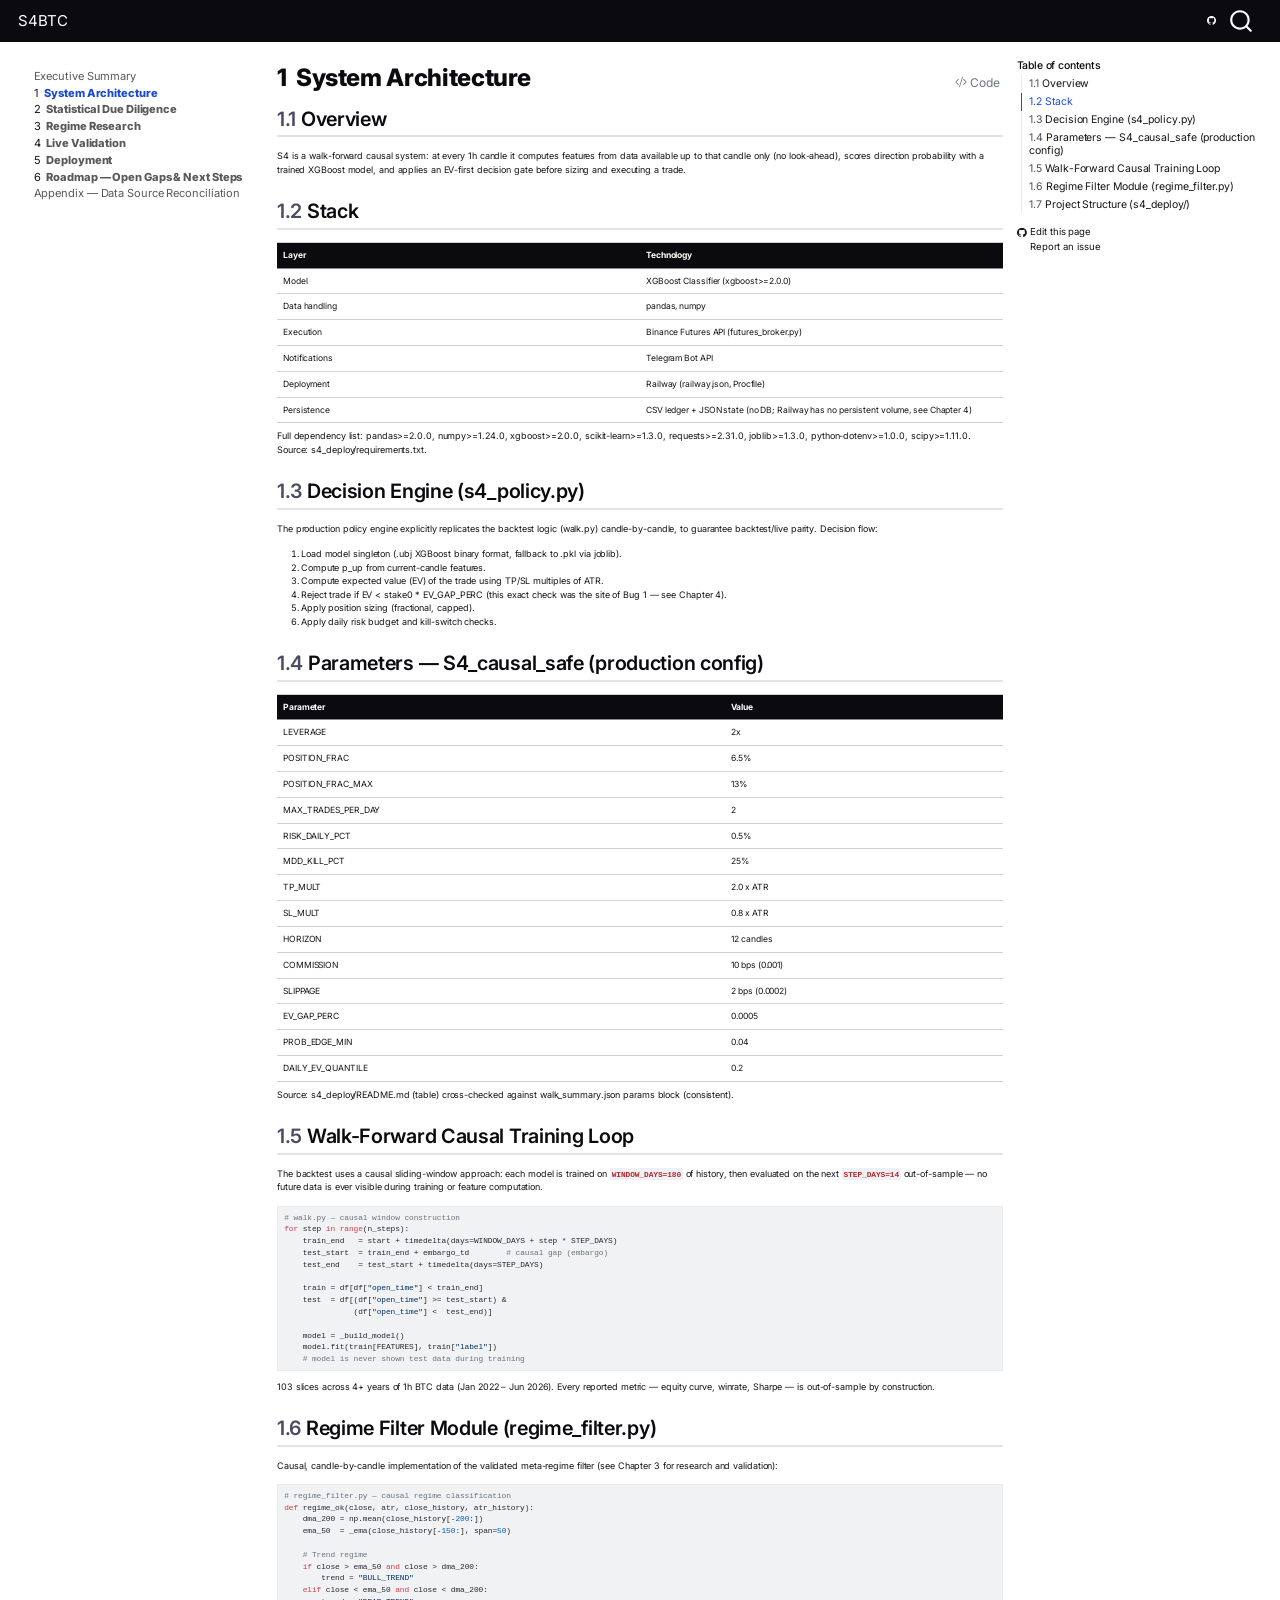
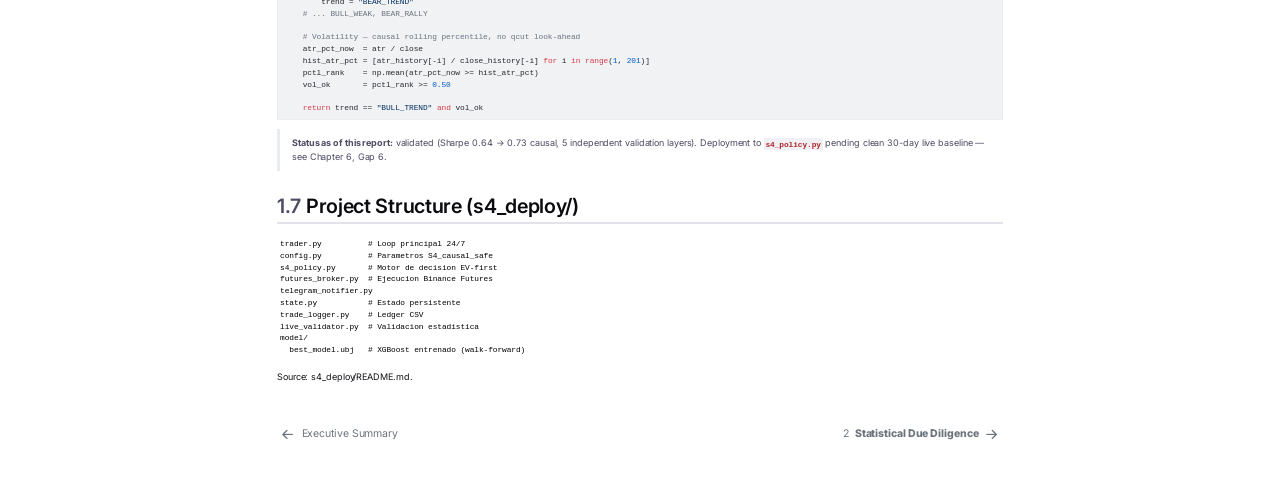
<file: 01-architecture.html>
<!DOCTYPE html>
<html xmlns="http://www.w3.org/1999/xhtml" lang="en" xml:lang="en"><head>

<meta charset="utf-8">
<meta name="generator" content="quarto-1.6.39">

<meta name="viewport" content="width=device-width, initial-scale=1.0, user-scalable=yes">


<title>1&nbsp; System Architecture – S4BTC</title>
<style>
code{white-space: pre-wrap;}
span.smallcaps{font-variant: small-caps;}
div.columns{display: flex; gap: min(4vw, 1.5em);}
div.column{flex: auto; overflow-x: auto;}
div.hanging-indent{margin-left: 1.5em; text-indent: -1.5em;}
ul.task-list{list-style: none;}
ul.task-list li input[type="checkbox"] {
  width: 0.8em;
  margin: 0 0.8em 0.2em -1em; /* quarto-specific, see https://github.com/quarto-dev/quarto-cli/issues/4556 */ 
  vertical-align: middle;
}
/* CSS for syntax highlighting */
pre > code.sourceCode { white-space: pre; position: relative; }
pre > code.sourceCode > span { line-height: 1.25; }
pre > code.sourceCode > span:empty { height: 1.2em; }
.sourceCode { overflow: visible; }
code.sourceCode > span { color: inherit; text-decoration: inherit; }
div.sourceCode { margin: 1em 0; }
pre.sourceCode { margin: 0; }
@media screen {
div.sourceCode { overflow: auto; }
}
@media print {
pre > code.sourceCode { white-space: pre-wrap; }
pre > code.sourceCode > span { display: inline-block; text-indent: -5em; padding-left: 5em; }
}
pre.numberSource code
  { counter-reset: source-line 0; }
pre.numberSource code > span
  { position: relative; left: -4em; counter-increment: source-line; }
pre.numberSource code > span > a:first-child::before
  { content: counter(source-line);
    position: relative; left: -1em; text-align: right; vertical-align: baseline;
    border: none; display: inline-block;
    -webkit-touch-callout: none; -webkit-user-select: none;
    -khtml-user-select: none; -moz-user-select: none;
    -ms-user-select: none; user-select: none;
    padding: 0 4px; width: 4em;
  }
pre.numberSource { margin-left: 3em;  padding-left: 4px; }
div.sourceCode
  {   }
@media screen {
pre > code.sourceCode > span > a:first-child::before { text-decoration: underline; }
}
</style>


<script src="site_libs/quarto-nav/quarto-nav.js"></script>
<script src="site_libs/quarto-nav/headroom.min.js"></script>
<script src="site_libs/clipboard/clipboard.min.js"></script>
<script src="site_libs/quarto-search/autocomplete.umd.js"></script>
<script src="site_libs/quarto-search/fuse.min.js"></script>
<script src="site_libs/quarto-search/quarto-search.js"></script>
<meta name="quarto:offset" content="./">
<link href="./02-statistical-due-diligence.html" rel="next">
<link href="./index.html" rel="prev">
<script src="site_libs/quarto-html/quarto.js"></script>
<script src="site_libs/quarto-html/popper.min.js"></script>
<script src="site_libs/quarto-html/tippy.umd.min.js"></script>
<script src="site_libs/quarto-html/anchor.min.js"></script>
<link href="site_libs/quarto-html/tippy.css" rel="stylesheet">
<link href="site_libs/quarto-html/quarto-syntax-highlighting-0626ff4d7a71b55c8707dcae1d04a9b6.css" rel="stylesheet" id="quarto-text-highlighting-styles">
<script src="site_libs/bootstrap/bootstrap.min.js"></script>
<link href="site_libs/bootstrap/bootstrap-icons.css" rel="stylesheet">
<link href="site_libs/bootstrap/bootstrap-0f1d7832f862a9a05de4b1f937104ab7.min.css" rel="stylesheet" append-hash="true" id="quarto-bootstrap" data-mode="light">
<script id="quarto-search-options" type="application/json">{
  "location": "navbar",
  "copy-button": false,
  "collapse-after": 3,
  "panel-placement": "end",
  "type": "overlay",
  "limit": 50,
  "keyboard-shortcut": [
    "f",
    "/",
    "s"
  ],
  "show-item-context": false,
  "language": {
    "search-no-results-text": "No results",
    "search-matching-documents-text": "matching documents",
    "search-copy-link-title": "Copy link to search",
    "search-hide-matches-text": "Hide additional matches",
    "search-more-match-text": "more match in this document",
    "search-more-matches-text": "more matches in this document",
    "search-clear-button-title": "Clear",
    "search-text-placeholder": "",
    "search-detached-cancel-button-title": "Cancel",
    "search-submit-button-title": "Submit",
    "search-label": "Search"
  }
}</script>
<style>html{ scroll-behavior: smooth; }</style>


</head>

<body class="nav-sidebar floating nav-fixed">

<div id="quarto-search-results"></div>
  <header id="quarto-header" class="headroom fixed-top">
    <nav class="navbar navbar-expand-lg " data-bs-theme="dark">
      <div class="navbar-container container-fluid">
      <div class="navbar-brand-container mx-auto">
    <a class="navbar-brand" href="./index.html">
    <span class="navbar-title">S4BTC</span>
    </a>
  </div>
        <div class="quarto-navbar-tools tools-end">
    <a href="https://github.com/erictvillarreal/RoboTrader812" title="Source Code" class="quarto-navigation-tool px-1" aria-label="Source Code"><i class="bi bi-github"></i></a>
</div>
          <div id="quarto-search" class="" title="Search"></div>
      </div> <!-- /container-fluid -->
    </nav>
  <nav class="quarto-secondary-nav">
    <div class="container-fluid d-flex">
      <button type="button" class="quarto-btn-toggle btn" data-bs-toggle="collapse" role="button" data-bs-target=".quarto-sidebar-collapse-item" aria-controls="quarto-sidebar" aria-expanded="false" aria-label="Toggle sidebar navigation" onclick="if (window.quartoToggleHeadroom) { window.quartoToggleHeadroom(); }">
        <i class="bi bi-layout-text-sidebar-reverse"></i>
      </button>
        <nav class="quarto-page-breadcrumbs" aria-label="breadcrumb"><ol class="breadcrumb"><li class="breadcrumb-item"><a href="./01-architecture.html"><span class="chapter-number">1</span>&nbsp; <span class="chapter-title">System Architecture</span></a></li></ol></nav>
        <a class="flex-grow-1" role="navigation" data-bs-toggle="collapse" data-bs-target=".quarto-sidebar-collapse-item" aria-controls="quarto-sidebar" aria-expanded="false" aria-label="Toggle sidebar navigation" onclick="if (window.quartoToggleHeadroom) { window.quartoToggleHeadroom(); }">      
        </a>
    </div>
  </nav>
</header>
<!-- content -->
<div id="quarto-content" class="quarto-container page-columns page-rows-contents page-layout-article page-navbar">
<!-- sidebar -->
  <nav id="quarto-sidebar" class="sidebar collapse collapse-horizontal quarto-sidebar-collapse-item sidebar-navigation floating overflow-auto">
    <div class="sidebar-menu-container"> 
    <ul class="list-unstyled mt-1">
        <li class="sidebar-item">
  <div class="sidebar-item-container"> 
  <a href="./index.html" class="sidebar-item-text sidebar-link">
 <span class="menu-text">Executive Summary</span></a>
  </div>
</li>
        <li class="sidebar-item">
  <div class="sidebar-item-container"> 
  <a href="./01-architecture.html" class="sidebar-item-text sidebar-link active">
 <span class="menu-text"><span class="chapter-number">1</span>&nbsp; <span class="chapter-title">System Architecture</span></span></a>
  </div>
</li>
        <li class="sidebar-item">
  <div class="sidebar-item-container"> 
  <a href="./02-statistical-due-diligence.html" class="sidebar-item-text sidebar-link">
 <span class="menu-text"><span class="chapter-number">2</span>&nbsp; <span class="chapter-title">Statistical Due Diligence</span></span></a>
  </div>
</li>
        <li class="sidebar-item">
  <div class="sidebar-item-container"> 
  <a href="./03-regime-research.html" class="sidebar-item-text sidebar-link">
 <span class="menu-text"><span class="chapter-number">3</span>&nbsp; <span class="chapter-title">Regime Research</span></span></a>
  </div>
</li>
        <li class="sidebar-item">
  <div class="sidebar-item-container"> 
  <a href="./04-live-validation.html" class="sidebar-item-text sidebar-link">
 <span class="menu-text"><span class="chapter-number">4</span>&nbsp; <span class="chapter-title">Live Validation</span></span></a>
  </div>
</li>
        <li class="sidebar-item">
  <div class="sidebar-item-container"> 
  <a href="./05-deployment.html" class="sidebar-item-text sidebar-link">
 <span class="menu-text"><span class="chapter-number">5</span>&nbsp; <span class="chapter-title">Deployment</span></span></a>
  </div>
</li>
        <li class="sidebar-item">
  <div class="sidebar-item-container"> 
  <a href="./06-roadmap.html" class="sidebar-item-text sidebar-link">
 <span class="menu-text"><span class="chapter-number">6</span>&nbsp; <span class="chapter-title">Roadmap — Open Gaps &amp; Next Steps</span></span></a>
  </div>
</li>
        <li class="sidebar-item">
  <div class="sidebar-item-container"> 
  <a href="./99-appendix-data-sources.html" class="sidebar-item-text sidebar-link">
 <span class="menu-text">Appendix — Data Source Reconciliation</span></a>
  </div>
</li>
    </ul>
    </div>
</nav>
<div id="quarto-sidebar-glass" class="quarto-sidebar-collapse-item" data-bs-toggle="collapse" data-bs-target=".quarto-sidebar-collapse-item"></div>
<!-- margin-sidebar -->
    <div id="quarto-margin-sidebar" class="sidebar margin-sidebar">
        <nav id="TOC" role="doc-toc" class="toc-active">
    <h2 id="toc-title">Table of contents</h2>
   
  <ul>
  <li><a href="#overview" id="toc-overview" class="nav-link active" data-scroll-target="#overview"><span class="header-section-number">1.1</span> Overview</a></li>
  <li><a href="#stack" id="toc-stack" class="nav-link" data-scroll-target="#stack"><span class="header-section-number">1.2</span> Stack</a></li>
  <li><a href="#decision-engine-s4_policy.py" id="toc-decision-engine-s4_policy.py" class="nav-link" data-scroll-target="#decision-engine-s4_policy.py"><span class="header-section-number">1.3</span> Decision Engine (s4_policy.py)</a></li>
  <li><a href="#parameters-s4_causal_safe-production-config" id="toc-parameters-s4_causal_safe-production-config" class="nav-link" data-scroll-target="#parameters-s4_causal_safe-production-config"><span class="header-section-number">1.4</span> Parameters — S4_causal_safe (production config)</a></li>
  <li><a href="#walk-forward-causal-training-loop" id="toc-walk-forward-causal-training-loop" class="nav-link" data-scroll-target="#walk-forward-causal-training-loop"><span class="header-section-number">1.5</span> Walk-Forward Causal Training Loop</a></li>
  <li><a href="#regime-filter-module-regime_filter.py" id="toc-regime-filter-module-regime_filter.py" class="nav-link" data-scroll-target="#regime-filter-module-regime_filter.py"><span class="header-section-number">1.6</span> Regime Filter Module (regime_filter.py)</a></li>
  <li><a href="#project-structure-s4_deploy" id="toc-project-structure-s4_deploy" class="nav-link" data-scroll-target="#project-structure-s4_deploy"><span class="header-section-number">1.7</span> Project Structure (s4_deploy/)</a></li>
  </ul>
<div class="toc-actions"><ul><li><a href="https://github.com/erictvillarreal/RoboTrader812/edit/main/01-architecture.qmd" class="toc-action"><i class="bi bi-github"></i>Edit this page</a></li><li><a href="https://github.com/erictvillarreal/RoboTrader812/issues/new" class="toc-action"><i class="bi empty"></i>Report an issue</a></li></ul></div></nav>
    </div>
<!-- main -->
<main class="content" id="quarto-document-content">

<header id="title-block-header" class="quarto-title-block default">
<div class="quarto-title">
<div class="quarto-title-block"><div><h1 class="title"><span class="chapter-number">1</span>&nbsp; <span class="chapter-title">System Architecture</span></h1><button type="button" class="btn code-tools-button" id="quarto-code-tools-source"><i class="bi"></i> Code</button></div></div>
</div>



<div class="quarto-title-meta">

    
  
    
  </div>
  


</header>


<section id="overview" class="level2" data-number="1.1">
<h2 data-number="1.1" class="anchored" data-anchor-id="overview"><span class="header-section-number">1.1</span> Overview</h2>
<p>S4 is a walk-forward causal system: at every 1h candle it computes features from data available up to that candle only (no look-ahead), scores direction probability with a trained XGBoost model, and applies an EV-first decision gate before sizing and executing a trade.</p>
</section>
<section id="stack" class="level2" data-number="1.2">
<h2 data-number="1.2" class="anchored" data-anchor-id="stack"><span class="header-section-number">1.2</span> Stack</h2>
<table class="caption-top table">
<colgroup>
<col style="width: 50%">
<col style="width: 50%">
</colgroup>
<thead>
<tr class="header">
<th>Layer</th>
<th>Technology</th>
</tr>
</thead>
<tbody>
<tr class="odd">
<td>Model</td>
<td>XGBoost Classifier (xgboost&gt;=2.0.0)</td>
</tr>
<tr class="even">
<td>Data handling</td>
<td>pandas, numpy</td>
</tr>
<tr class="odd">
<td>Execution</td>
<td>Binance Futures API (futures_broker.py)</td>
</tr>
<tr class="even">
<td>Notifications</td>
<td>Telegram Bot API</td>
</tr>
<tr class="odd">
<td>Deployment</td>
<td>Railway (railway.json, Procfile)</td>
</tr>
<tr class="even">
<td>Persistence</td>
<td>CSV ledger + JSON state (no DB; Railway has no persistent volume, see Chapter 4)</td>
</tr>
</tbody>
</table>
<p>Full dependency list: pandas&gt;=2.0.0, numpy&gt;=1.24.0, xgboost&gt;=2.0.0, scikit-learn&gt;=1.3.0, requests&gt;=2.31.0, joblib&gt;=1.3.0, python-dotenv&gt;=1.0.0, scipy&gt;=1.11.0. Source: s4_deploy/requirements.txt.</p>
</section>
<section id="decision-engine-s4_policy.py" class="level2" data-number="1.3">
<h2 data-number="1.3" class="anchored" data-anchor-id="decision-engine-s4_policy.py"><span class="header-section-number">1.3</span> Decision Engine (s4_policy.py)</h2>
<p>The production policy engine explicitly replicates the backtest logic (walk.py) candle-by-candle, to guarantee backtest/live parity. Decision flow:</p>
<ol type="1">
<li>Load model singleton (.ubj XGBoost binary format, fallback to .pkl via joblib).</li>
<li>Compute p_up from current-candle features.</li>
<li>Compute expected value (EV) of the trade using TP/SL multiples of ATR.</li>
<li>Reject trade if EV &lt; stake0 * EV_GAP_PERC (this exact check was the site of Bug 1 — see Chapter 4).</li>
<li>Apply position sizing (fractional, capped).</li>
<li>Apply daily risk budget and kill-switch checks.</li>
</ol>
</section>
<section id="parameters-s4_causal_safe-production-config" class="level2" data-number="1.4">
<h2 data-number="1.4" class="anchored" data-anchor-id="parameters-s4_causal_safe-production-config"><span class="header-section-number">1.4</span> Parameters — S4_causal_safe (production config)</h2>
<table class="caption-top table">
<thead>
<tr class="header">
<th>Parameter</th>
<th>Value</th>
</tr>
</thead>
<tbody>
<tr class="odd">
<td>LEVERAGE</td>
<td>2x</td>
</tr>
<tr class="even">
<td>POSITION_FRAC</td>
<td>6.5%</td>
</tr>
<tr class="odd">
<td>POSITION_FRAC_MAX</td>
<td>13%</td>
</tr>
<tr class="even">
<td>MAX_TRADES_PER_DAY</td>
<td>2</td>
</tr>
<tr class="odd">
<td>RISK_DAILY_PCT</td>
<td>0.5%</td>
</tr>
<tr class="even">
<td>MDD_KILL_PCT</td>
<td>25%</td>
</tr>
<tr class="odd">
<td>TP_MULT</td>
<td>2.0 x ATR</td>
</tr>
<tr class="even">
<td>SL_MULT</td>
<td>0.8 x ATR</td>
</tr>
<tr class="odd">
<td>HORIZON</td>
<td>12 candles</td>
</tr>
<tr class="even">
<td>COMMISSION</td>
<td>10 bps (0.001)</td>
</tr>
<tr class="odd">
<td>SLIPPAGE</td>
<td>2 bps (0.0002)</td>
</tr>
<tr class="even">
<td>EV_GAP_PERC</td>
<td>0.0005</td>
</tr>
<tr class="odd">
<td>PROB_EDGE_MIN</td>
<td>0.04</td>
</tr>
<tr class="even">
<td>DAILY_EV_QUANTILE</td>
<td>0.2</td>
</tr>
</tbody>
</table>
<p>Source: s4_deploy/README.md (table) cross-checked against walk_summary.json params block (consistent).</p>
</section>
<section id="walk-forward-causal-training-loop" class="level2" data-number="1.5">
<h2 data-number="1.5" class="anchored" data-anchor-id="walk-forward-causal-training-loop"><span class="header-section-number">1.5</span> Walk-Forward Causal Training Loop</h2>
<p>The backtest uses a causal sliding-window approach: each model is trained on <code>WINDOW_DAYS=180</code> of history, then evaluated on the next <code>STEP_DAYS=14</code> out-of-sample — no future data is ever visible during training or feature computation.</p>
<div class="sourceCode" id="cb1"><pre class="sourceCode python code-with-copy"><code class="sourceCode python"><span id="cb1-1"><a href="#cb1-1" aria-hidden="true" tabindex="-1"></a><span class="co"># walk.py — causal window construction</span></span>
<span id="cb1-2"><a href="#cb1-2" aria-hidden="true" tabindex="-1"></a><span class="cf">for</span> step <span class="kw">in</span> <span class="bu">range</span>(n_steps):</span>
<span id="cb1-3"><a href="#cb1-3" aria-hidden="true" tabindex="-1"></a>    train_end   <span class="op">=</span> start <span class="op">+</span> timedelta(days<span class="op">=</span>WINDOW_DAYS <span class="op">+</span> step <span class="op">*</span> STEP_DAYS)</span>
<span id="cb1-4"><a href="#cb1-4" aria-hidden="true" tabindex="-1"></a>    test_start  <span class="op">=</span> train_end <span class="op">+</span> embargo_td        <span class="co"># causal gap (embargo)</span></span>
<span id="cb1-5"><a href="#cb1-5" aria-hidden="true" tabindex="-1"></a>    test_end    <span class="op">=</span> test_start <span class="op">+</span> timedelta(days<span class="op">=</span>STEP_DAYS)</span>
<span id="cb1-6"><a href="#cb1-6" aria-hidden="true" tabindex="-1"></a></span>
<span id="cb1-7"><a href="#cb1-7" aria-hidden="true" tabindex="-1"></a>    train <span class="op">=</span> df[df[<span class="st">"open_time"</span>] <span class="op">&lt;</span> train_end]</span>
<span id="cb1-8"><a href="#cb1-8" aria-hidden="true" tabindex="-1"></a>    test  <span class="op">=</span> df[(df[<span class="st">"open_time"</span>] <span class="op">&gt;=</span> test_start) <span class="op">&amp;</span></span>
<span id="cb1-9"><a href="#cb1-9" aria-hidden="true" tabindex="-1"></a>               (df[<span class="st">"open_time"</span>] <span class="op">&lt;</span>  test_end)]</span>
<span id="cb1-10"><a href="#cb1-10" aria-hidden="true" tabindex="-1"></a></span>
<span id="cb1-11"><a href="#cb1-11" aria-hidden="true" tabindex="-1"></a>    model <span class="op">=</span> _build_model()</span>
<span id="cb1-12"><a href="#cb1-12" aria-hidden="true" tabindex="-1"></a>    model.fit(train[FEATURES], train[<span class="st">"label"</span>])</span>
<span id="cb1-13"><a href="#cb1-13" aria-hidden="true" tabindex="-1"></a>    <span class="co"># model is never shown test data during training</span></span></code><button title="Copy to Clipboard" class="code-copy-button"><i class="bi"></i></button></pre></div>
<p>103 slices across 4+ years of 1h BTC data (Jan 2022 – Jun 2026). Every reported metric — equity curve, winrate, Sharpe — is out-of-sample by construction.</p>
</section>
<section id="regime-filter-module-regime_filter.py" class="level2" data-number="1.6">
<h2 data-number="1.6" class="anchored" data-anchor-id="regime-filter-module-regime_filter.py"><span class="header-section-number">1.6</span> Regime Filter Module (regime_filter.py)</h2>
<p>Causal, candle-by-candle implementation of the validated meta-regime filter (see Chapter 3 for research and validation):</p>
<div class="sourceCode" id="cb2"><pre class="sourceCode python code-with-copy"><code class="sourceCode python"><span id="cb2-1"><a href="#cb2-1" aria-hidden="true" tabindex="-1"></a><span class="co"># regime_filter.py — causal regime classification</span></span>
<span id="cb2-2"><a href="#cb2-2" aria-hidden="true" tabindex="-1"></a><span class="kw">def</span> regime_ok(close, atr, close_history, atr_history):</span>
<span id="cb2-3"><a href="#cb2-3" aria-hidden="true" tabindex="-1"></a>    dma_200 <span class="op">=</span> np.mean(close_history[<span class="op">-</span><span class="dv">200</span>:])</span>
<span id="cb2-4"><a href="#cb2-4" aria-hidden="true" tabindex="-1"></a>    ema_50  <span class="op">=</span> _ema(close_history[<span class="op">-</span><span class="dv">150</span>:], span<span class="op">=</span><span class="dv">50</span>)</span>
<span id="cb2-5"><a href="#cb2-5" aria-hidden="true" tabindex="-1"></a></span>
<span id="cb2-6"><a href="#cb2-6" aria-hidden="true" tabindex="-1"></a>    <span class="co"># Trend regime</span></span>
<span id="cb2-7"><a href="#cb2-7" aria-hidden="true" tabindex="-1"></a>    <span class="cf">if</span> close <span class="op">&gt;</span> ema_50 <span class="kw">and</span> close <span class="op">&gt;</span> dma_200:</span>
<span id="cb2-8"><a href="#cb2-8" aria-hidden="true" tabindex="-1"></a>        trend <span class="op">=</span> <span class="st">"BULL_TREND"</span></span>
<span id="cb2-9"><a href="#cb2-9" aria-hidden="true" tabindex="-1"></a>    <span class="cf">elif</span> close <span class="op">&lt;</span> ema_50 <span class="kw">and</span> close <span class="op">&lt;</span> dma_200:</span>
<span id="cb2-10"><a href="#cb2-10" aria-hidden="true" tabindex="-1"></a>        trend <span class="op">=</span> <span class="st">"BEAR_TREND"</span></span>
<span id="cb2-11"><a href="#cb2-11" aria-hidden="true" tabindex="-1"></a>    <span class="co"># ... BULL_WEAK, BEAR_RALLY</span></span>
<span id="cb2-12"><a href="#cb2-12" aria-hidden="true" tabindex="-1"></a></span>
<span id="cb2-13"><a href="#cb2-13" aria-hidden="true" tabindex="-1"></a>    <span class="co"># Volatility — causal rolling percentile, no qcut look-ahead</span></span>
<span id="cb2-14"><a href="#cb2-14" aria-hidden="true" tabindex="-1"></a>    atr_pct_now  <span class="op">=</span> atr <span class="op">/</span> close</span>
<span id="cb2-15"><a href="#cb2-15" aria-hidden="true" tabindex="-1"></a>    hist_atr_pct <span class="op">=</span> [atr_history[<span class="op">-</span>i] <span class="op">/</span> close_history[<span class="op">-</span>i] <span class="cf">for</span> i <span class="kw">in</span> <span class="bu">range</span>(<span class="dv">1</span>, <span class="dv">201</span>)]</span>
<span id="cb2-16"><a href="#cb2-16" aria-hidden="true" tabindex="-1"></a>    pctl_rank    <span class="op">=</span> np.mean(atr_pct_now <span class="op">&gt;=</span> hist_atr_pct)</span>
<span id="cb2-17"><a href="#cb2-17" aria-hidden="true" tabindex="-1"></a>    vol_ok       <span class="op">=</span> pctl_rank <span class="op">&gt;=</span> <span class="fl">0.50</span></span>
<span id="cb2-18"><a href="#cb2-18" aria-hidden="true" tabindex="-1"></a></span>
<span id="cb2-19"><a href="#cb2-19" aria-hidden="true" tabindex="-1"></a>    <span class="cf">return</span> trend <span class="op">==</span> <span class="st">"BULL_TREND"</span> <span class="kw">and</span> vol_ok</span></code><button title="Copy to Clipboard" class="code-copy-button"><i class="bi"></i></button></pre></div>
<blockquote class="blockquote">
<p><strong>Status as of this report:</strong> validated (Sharpe 0.64 → 0.73 causal, 5 independent validation layers). Deployment to <code>s4_policy.py</code> pending clean 30-day live baseline — see Chapter 6, Gap 6.</p>
</blockquote>
</section>
<section id="project-structure-s4_deploy" class="level2" data-number="1.7">
<h2 data-number="1.7" class="anchored" data-anchor-id="project-structure-s4_deploy"><span class="header-section-number">1.7</span> Project Structure (s4_deploy/)</h2>
<pre><code>trader.py          # Loop principal 24/7
config.py          # Parametros S4_causal_safe
s4_policy.py       # Motor de decision EV-first
futures_broker.py  # Ejecucion Binance Futures
telegram_notifier.py
state.py           # Estado persistente
trade_logger.py    # Ledger CSV
live_validator.py  # Validacion estadistica
model/
  best_model.ubj   # XGBoost entrenado (walk-forward)</code></pre>
<p>Source: s4_deploy/README.md.</p>


<!-- -->

</section>

</main> <!-- /main -->
<script id="quarto-html-after-body" type="application/javascript">
window.document.addEventListener("DOMContentLoaded", function (event) {
  const toggleBodyColorMode = (bsSheetEl) => {
    const mode = bsSheetEl.getAttribute("data-mode");
    const bodyEl = window.document.querySelector("body");
    if (mode === "dark") {
      bodyEl.classList.add("quarto-dark");
      bodyEl.classList.remove("quarto-light");
    } else {
      bodyEl.classList.add("quarto-light");
      bodyEl.classList.remove("quarto-dark");
    }
  }
  const toggleBodyColorPrimary = () => {
    const bsSheetEl = window.document.querySelector("link#quarto-bootstrap");
    if (bsSheetEl) {
      toggleBodyColorMode(bsSheetEl);
    }
  }
  toggleBodyColorPrimary();  
  const icon = "";
  const anchorJS = new window.AnchorJS();
  anchorJS.options = {
    placement: 'right',
    icon: icon
  };
  anchorJS.add('.anchored');
  const isCodeAnnotation = (el) => {
    for (const clz of el.classList) {
      if (clz.startsWith('code-annotation-')) {                     
        return true;
      }
    }
    return false;
  }
  const onCopySuccess = function(e) {
    // button target
    const button = e.trigger;
    // don't keep focus
    button.blur();
    // flash "checked"
    button.classList.add('code-copy-button-checked');
    var currentTitle = button.getAttribute("title");
    button.setAttribute("title", "Copied!");
    let tooltip;
    if (window.bootstrap) {
      button.setAttribute("data-bs-toggle", "tooltip");
      button.setAttribute("data-bs-placement", "left");
      button.setAttribute("data-bs-title", "Copied!");
      tooltip = new bootstrap.Tooltip(button, 
        { trigger: "manual", 
          customClass: "code-copy-button-tooltip",
          offset: [0, -8]});
      tooltip.show();    
    }
    setTimeout(function() {
      if (tooltip) {
        tooltip.hide();
        button.removeAttribute("data-bs-title");
        button.removeAttribute("data-bs-toggle");
        button.removeAttribute("data-bs-placement");
      }
      button.setAttribute("title", currentTitle);
      button.classList.remove('code-copy-button-checked');
    }, 1000);
    // clear code selection
    e.clearSelection();
  }
  const getTextToCopy = function(trigger) {
      const codeEl = trigger.previousElementSibling.cloneNode(true);
      for (const childEl of codeEl.children) {
        if (isCodeAnnotation(childEl)) {
          childEl.remove();
        }
      }
      return codeEl.innerText;
  }
  const clipboard = new window.ClipboardJS('.code-copy-button:not([data-in-quarto-modal])', {
    text: getTextToCopy
  });
  clipboard.on('success', onCopySuccess);
  if (window.document.getElementById('quarto-embedded-source-code-modal')) {
    const clipboardModal = new window.ClipboardJS('.code-copy-button[data-in-quarto-modal]', {
      text: getTextToCopy,
      container: window.document.getElementById('quarto-embedded-source-code-modal')
    });
    clipboardModal.on('success', onCopySuccess);
  }
  const viewSource = window.document.getElementById('quarto-view-source') ||
                     window.document.getElementById('quarto-code-tools-source');
  if (viewSource) {
    const sourceUrl = viewSource.getAttribute("data-quarto-source-url");
    viewSource.addEventListener("click", function(e) {
      if (sourceUrl) {
        // rstudio viewer pane
        if (/\bcapabilities=\b/.test(window.location)) {
          window.open(sourceUrl);
        } else {
          window.location.href = sourceUrl;
        }
      } else {
        const modal = new bootstrap.Modal(document.getElementById('quarto-embedded-source-code-modal'));
        modal.show();
      }
      return false;
    });
  }
  function toggleCodeHandler(show) {
    return function(e) {
      const detailsSrc = window.document.querySelectorAll(".cell > details > .sourceCode");
      for (let i=0; i<detailsSrc.length; i++) {
        const details = detailsSrc[i].parentElement;
        if (show) {
          details.open = true;
        } else {
          details.removeAttribute("open");
        }
      }
      const cellCodeDivs = window.document.querySelectorAll(".cell > .sourceCode");
      const fromCls = show ? "hidden" : "unhidden";
      const toCls = show ? "unhidden" : "hidden";
      for (let i=0; i<cellCodeDivs.length; i++) {
        const codeDiv = cellCodeDivs[i];
        if (codeDiv.classList.contains(fromCls)) {
          codeDiv.classList.remove(fromCls);
          codeDiv.classList.add(toCls);
        } 
      }
      return false;
    }
  }
  const hideAllCode = window.document.getElementById("quarto-hide-all-code");
  if (hideAllCode) {
    hideAllCode.addEventListener("click", toggleCodeHandler(false));
  }
  const showAllCode = window.document.getElementById("quarto-show-all-code");
  if (showAllCode) {
    showAllCode.addEventListener("click", toggleCodeHandler(true));
  }
    var localhostRegex = new RegExp(/^(?:http|https):\/\/localhost\:?[0-9]*\//);
    var mailtoRegex = new RegExp(/^mailto:/);
      var filterRegex = new RegExp('/' + window.location.host + '/');
    var isInternal = (href) => {
        return filterRegex.test(href) || localhostRegex.test(href) || mailtoRegex.test(href);
    }
    // Inspect non-navigation links and adorn them if external
 	var links = window.document.querySelectorAll('a[href]:not(.nav-link):not(.navbar-brand):not(.toc-action):not(.sidebar-link):not(.sidebar-item-toggle):not(.pagination-link):not(.no-external):not([aria-hidden]):not(.dropdown-item):not(.quarto-navigation-tool):not(.about-link)');
    for (var i=0; i<links.length; i++) {
      const link = links[i];
      if (!isInternal(link.href)) {
        // undo the damage that might have been done by quarto-nav.js in the case of
        // links that we want to consider external
        if (link.dataset.originalHref !== undefined) {
          link.href = link.dataset.originalHref;
        }
      }
    }
  function tippyHover(el, contentFn, onTriggerFn, onUntriggerFn) {
    const config = {
      allowHTML: true,
      maxWidth: 500,
      delay: 100,
      arrow: false,
      appendTo: function(el) {
          return el.parentElement;
      },
      interactive: true,
      interactiveBorder: 10,
      theme: 'quarto',
      placement: 'bottom-start',
    };
    if (contentFn) {
      config.content = contentFn;
    }
    if (onTriggerFn) {
      config.onTrigger = onTriggerFn;
    }
    if (onUntriggerFn) {
      config.onUntrigger = onUntriggerFn;
    }
    window.tippy(el, config); 
  }
  const noterefs = window.document.querySelectorAll('a[role="doc-noteref"]');
  for (var i=0; i<noterefs.length; i++) {
    const ref = noterefs[i];
    tippyHover(ref, function() {
      // use id or data attribute instead here
      let href = ref.getAttribute('data-footnote-href') || ref.getAttribute('href');
      try { href = new URL(href).hash; } catch {}
      const id = href.replace(/^#\/?/, "");
      const note = window.document.getElementById(id);
      if (note) {
        return note.innerHTML;
      } else {
        return "";
      }
    });
  }
  const xrefs = window.document.querySelectorAll('a.quarto-xref');
  const processXRef = (id, note) => {
    // Strip column container classes
    const stripColumnClz = (el) => {
      el.classList.remove("page-full", "page-columns");
      if (el.children) {
        for (const child of el.children) {
          stripColumnClz(child);
        }
      }
    }
    stripColumnClz(note)
    if (id === null || id.startsWith('sec-')) {
      // Special case sections, only their first couple elements
      const container = document.createElement("div");
      if (note.children && note.children.length > 2) {
        container.appendChild(note.children[0].cloneNode(true));
        for (let i = 1; i < note.children.length; i++) {
          const child = note.children[i];
          if (child.tagName === "P" && child.innerText === "") {
            continue;
          } else {
            container.appendChild(child.cloneNode(true));
            break;
          }
        }
        if (window.Quarto?.typesetMath) {
          window.Quarto.typesetMath(container);
        }
        return container.innerHTML
      } else {
        if (window.Quarto?.typesetMath) {
          window.Quarto.typesetMath(note);
        }
        return note.innerHTML;
      }
    } else {
      // Remove any anchor links if they are present
      const anchorLink = note.querySelector('a.anchorjs-link');
      if (anchorLink) {
        anchorLink.remove();
      }
      if (window.Quarto?.typesetMath) {
        window.Quarto.typesetMath(note);
      }
      if (note.classList.contains("callout")) {
        return note.outerHTML;
      } else {
        return note.innerHTML;
      }
    }
  }
  for (var i=0; i<xrefs.length; i++) {
    const xref = xrefs[i];
    tippyHover(xref, undefined, function(instance) {
      instance.disable();
      let url = xref.getAttribute('href');
      let hash = undefined; 
      if (url.startsWith('#')) {
        hash = url;
      } else {
        try { hash = new URL(url).hash; } catch {}
      }
      if (hash) {
        const id = hash.replace(/^#\/?/, "");
        const note = window.document.getElementById(id);
        if (note !== null) {
          try {
            const html = processXRef(id, note.cloneNode(true));
            instance.setContent(html);
          } finally {
            instance.enable();
            instance.show();
          }
        } else {
          // See if we can fetch this
          fetch(url.split('#')[0])
          .then(res => res.text())
          .then(html => {
            const parser = new DOMParser();
            const htmlDoc = parser.parseFromString(html, "text/html");
            const note = htmlDoc.getElementById(id);
            if (note !== null) {
              const html = processXRef(id, note);
              instance.setContent(html);
            } 
          }).finally(() => {
            instance.enable();
            instance.show();
          });
        }
      } else {
        // See if we can fetch a full url (with no hash to target)
        // This is a special case and we should probably do some content thinning / targeting
        fetch(url)
        .then(res => res.text())
        .then(html => {
          const parser = new DOMParser();
          const htmlDoc = parser.parseFromString(html, "text/html");
          const note = htmlDoc.querySelector('main.content');
          if (note !== null) {
            // This should only happen for chapter cross references
            // (since there is no id in the URL)
            // remove the first header
            if (note.children.length > 0 && note.children[0].tagName === "HEADER") {
              note.children[0].remove();
            }
            const html = processXRef(null, note);
            instance.setContent(html);
          } 
        }).finally(() => {
          instance.enable();
          instance.show();
        });
      }
    }, function(instance) {
    });
  }
      let selectedAnnoteEl;
      const selectorForAnnotation = ( cell, annotation) => {
        let cellAttr = 'data-code-cell="' + cell + '"';
        let lineAttr = 'data-code-annotation="' +  annotation + '"';
        const selector = 'span[' + cellAttr + '][' + lineAttr + ']';
        return selector;
      }
      const selectCodeLines = (annoteEl) => {
        const doc = window.document;
        const targetCell = annoteEl.getAttribute("data-target-cell");
        const targetAnnotation = annoteEl.getAttribute("data-target-annotation");
        const annoteSpan = window.document.querySelector(selectorForAnnotation(targetCell, targetAnnotation));
        const lines = annoteSpan.getAttribute("data-code-lines").split(",");
        const lineIds = lines.map((line) => {
          return targetCell + "-" + line;
        })
        let top = null;
        let height = null;
        let parent = null;
        if (lineIds.length > 0) {
            //compute the position of the single el (top and bottom and make a div)
            const el = window.document.getElementById(lineIds[0]);
            top = el.offsetTop;
            height = el.offsetHeight;
            parent = el.parentElement.parentElement;
          if (lineIds.length > 1) {
            const lastEl = window.document.getElementById(lineIds[lineIds.length - 1]);
            const bottom = lastEl.offsetTop + lastEl.offsetHeight;
            height = bottom - top;
          }
          if (top !== null && height !== null && parent !== null) {
            // cook up a div (if necessary) and position it 
            let div = window.document.getElementById("code-annotation-line-highlight");
            if (div === null) {
              div = window.document.createElement("div");
              div.setAttribute("id", "code-annotation-line-highlight");
              div.style.position = 'absolute';
              parent.appendChild(div);
            }
            div.style.top = top - 2 + "px";
            div.style.height = height + 4 + "px";
            div.style.left = 0;
            let gutterDiv = window.document.getElementById("code-annotation-line-highlight-gutter");
            if (gutterDiv === null) {
              gutterDiv = window.document.createElement("div");
              gutterDiv.setAttribute("id", "code-annotation-line-highlight-gutter");
              gutterDiv.style.position = 'absolute';
              const codeCell = window.document.getElementById(targetCell);
              const gutter = codeCell.querySelector('.code-annotation-gutter');
              gutter.appendChild(gutterDiv);
            }
            gutterDiv.style.top = top - 2 + "px";
            gutterDiv.style.height = height + 4 + "px";
          }
          selectedAnnoteEl = annoteEl;
        }
      };
      const unselectCodeLines = () => {
        const elementsIds = ["code-annotation-line-highlight", "code-annotation-line-highlight-gutter"];
        elementsIds.forEach((elId) => {
          const div = window.document.getElementById(elId);
          if (div) {
            div.remove();
          }
        });
        selectedAnnoteEl = undefined;
      };
        // Handle positioning of the toggle
    window.addEventListener(
      "resize",
      throttle(() => {
        elRect = undefined;
        if (selectedAnnoteEl) {
          selectCodeLines(selectedAnnoteEl);
        }
      }, 10)
    );
    function throttle(fn, ms) {
    let throttle = false;
    let timer;
      return (...args) => {
        if(!throttle) { // first call gets through
            fn.apply(this, args);
            throttle = true;
        } else { // all the others get throttled
            if(timer) clearTimeout(timer); // cancel #2
            timer = setTimeout(() => {
              fn.apply(this, args);
              timer = throttle = false;
            }, ms);
        }
      };
    }
      // Attach click handler to the DT
      const annoteDls = window.document.querySelectorAll('dt[data-target-cell]');
      for (const annoteDlNode of annoteDls) {
        annoteDlNode.addEventListener('click', (event) => {
          const clickedEl = event.target;
          if (clickedEl !== selectedAnnoteEl) {
            unselectCodeLines();
            const activeEl = window.document.querySelector('dt[data-target-cell].code-annotation-active');
            if (activeEl) {
              activeEl.classList.remove('code-annotation-active');
            }
            selectCodeLines(clickedEl);
            clickedEl.classList.add('code-annotation-active');
          } else {
            // Unselect the line
            unselectCodeLines();
            clickedEl.classList.remove('code-annotation-active');
          }
        });
      }
  const findCites = (el) => {
    const parentEl = el.parentElement;
    if (parentEl) {
      const cites = parentEl.dataset.cites;
      if (cites) {
        return {
          el,
          cites: cites.split(' ')
        };
      } else {
        return findCites(el.parentElement)
      }
    } else {
      return undefined;
    }
  };
  var bibliorefs = window.document.querySelectorAll('a[role="doc-biblioref"]');
  for (var i=0; i<bibliorefs.length; i++) {
    const ref = bibliorefs[i];
    const citeInfo = findCites(ref);
    if (citeInfo) {
      tippyHover(citeInfo.el, function() {
        var popup = window.document.createElement('div');
        citeInfo.cites.forEach(function(cite) {
          var citeDiv = window.document.createElement('div');
          citeDiv.classList.add('hanging-indent');
          citeDiv.classList.add('csl-entry');
          var biblioDiv = window.document.getElementById('ref-' + cite);
          if (biblioDiv) {
            citeDiv.innerHTML = biblioDiv.innerHTML;
          }
          popup.appendChild(citeDiv);
        });
        return popup.innerHTML;
      });
    }
  }
});
</script>
<nav class="page-navigation">
  <div class="nav-page nav-page-previous">
      <a href="./index.html" class="pagination-link" aria-label="Executive Summary">
        <i class="bi bi-arrow-left-short"></i> <span class="nav-page-text">Executive Summary</span>
      </a>          
  </div>
  <div class="nav-page nav-page-next">
      <a href="./02-statistical-due-diligence.html" class="pagination-link" aria-label="Statistical Due Diligence">
        <span class="nav-page-text"><span class="chapter-number">2</span>&nbsp; <span class="chapter-title">Statistical Due Diligence</span></span> <i class="bi bi-arrow-right-short"></i>
      </a>
  </div>
</nav><div class="modal fade" id="quarto-embedded-source-code-modal" tabindex="-1" aria-labelledby="quarto-embedded-source-code-modal-label" aria-hidden="true"><div class="modal-dialog modal-dialog-scrollable"><div class="modal-content"><div class="modal-header"><h5 class="modal-title" id="quarto-embedded-source-code-modal-label">Source Code</h5><button class="btn-close" data-bs-dismiss="modal"></button></div><div class="modal-body"><div class="">
<div class="sourceCode" id="cb4" data-shortcodes="false"><pre class="sourceCode markdown code-with-copy"><code class="sourceCode markdown"><span id="cb4-1"><a href="#cb4-1" aria-hidden="true" tabindex="-1"></a><span class="fu"># System Architecture</span></span>
<span id="cb4-2"><a href="#cb4-2" aria-hidden="true" tabindex="-1"></a></span>
<span id="cb4-3"><a href="#cb4-3" aria-hidden="true" tabindex="-1"></a><span class="fu">## Overview</span></span>
<span id="cb4-4"><a href="#cb4-4" aria-hidden="true" tabindex="-1"></a></span>
<span id="cb4-5"><a href="#cb4-5" aria-hidden="true" tabindex="-1"></a>S4 is a walk-forward causal system: at every 1h candle it computes features from data available up to that candle only (no look-ahead), scores direction probability with a trained XGBoost model, and applies an EV-first decision gate before sizing and executing a trade.</span>
<span id="cb4-6"><a href="#cb4-6" aria-hidden="true" tabindex="-1"></a></span>
<span id="cb4-7"><a href="#cb4-7" aria-hidden="true" tabindex="-1"></a><span class="fu">## Stack</span></span>
<span id="cb4-8"><a href="#cb4-8" aria-hidden="true" tabindex="-1"></a></span>
<span id="cb4-9"><a href="#cb4-9" aria-hidden="true" tabindex="-1"></a>| Layer | Technology |</span>
<span id="cb4-10"><a href="#cb4-10" aria-hidden="true" tabindex="-1"></a>|---|---|</span>
<span id="cb4-11"><a href="#cb4-11" aria-hidden="true" tabindex="-1"></a>| Model | XGBoost Classifier (xgboost&gt;=2.0.0) |</span>
<span id="cb4-12"><a href="#cb4-12" aria-hidden="true" tabindex="-1"></a>| Data handling | pandas, numpy |</span>
<span id="cb4-13"><a href="#cb4-13" aria-hidden="true" tabindex="-1"></a>| Execution | Binance Futures API (futures_broker.py) |</span>
<span id="cb4-14"><a href="#cb4-14" aria-hidden="true" tabindex="-1"></a>| Notifications | Telegram Bot API |</span>
<span id="cb4-15"><a href="#cb4-15" aria-hidden="true" tabindex="-1"></a>| Deployment | Railway (railway.json, Procfile) |</span>
<span id="cb4-16"><a href="#cb4-16" aria-hidden="true" tabindex="-1"></a>| Persistence | CSV ledger + JSON state (no DB; Railway has no persistent volume, see Chapter 4) |</span>
<span id="cb4-17"><a href="#cb4-17" aria-hidden="true" tabindex="-1"></a></span>
<span id="cb4-18"><a href="#cb4-18" aria-hidden="true" tabindex="-1"></a>Full dependency list: pandas&gt;=2.0.0, numpy&gt;=1.24.0, xgboost&gt;=2.0.0, scikit-learn&gt;=1.3.0, requests&gt;=2.31.0, joblib&gt;=1.3.0, python-dotenv&gt;=1.0.0, scipy&gt;=1.11.0. Source: s4_deploy/requirements.txt.</span>
<span id="cb4-19"><a href="#cb4-19" aria-hidden="true" tabindex="-1"></a></span>
<span id="cb4-20"><a href="#cb4-20" aria-hidden="true" tabindex="-1"></a><span class="fu">## Decision Engine (s4_policy.py)</span></span>
<span id="cb4-21"><a href="#cb4-21" aria-hidden="true" tabindex="-1"></a></span>
<span id="cb4-22"><a href="#cb4-22" aria-hidden="true" tabindex="-1"></a>The production policy engine explicitly replicates the backtest logic (walk.py) candle-by-candle, to guarantee backtest/live parity. Decision flow:</span>
<span id="cb4-23"><a href="#cb4-23" aria-hidden="true" tabindex="-1"></a></span>
<span id="cb4-24"><a href="#cb4-24" aria-hidden="true" tabindex="-1"></a><span class="ss">1. </span>Load model singleton (.ubj XGBoost binary format, fallback to .pkl via joblib).</span>
<span id="cb4-25"><a href="#cb4-25" aria-hidden="true" tabindex="-1"></a><span class="ss">2. </span>Compute p_up from current-candle features.</span>
<span id="cb4-26"><a href="#cb4-26" aria-hidden="true" tabindex="-1"></a><span class="ss">3. </span>Compute expected value (EV) of the trade using TP/SL multiples of ATR.</span>
<span id="cb4-27"><a href="#cb4-27" aria-hidden="true" tabindex="-1"></a><span class="ss">4. </span>Reject trade if EV &lt; stake0 * EV_GAP_PERC (this exact check was the site of Bug 1 — see Chapter 4).</span>
<span id="cb4-28"><a href="#cb4-28" aria-hidden="true" tabindex="-1"></a><span class="ss">5. </span>Apply position sizing (fractional, capped).</span>
<span id="cb4-29"><a href="#cb4-29" aria-hidden="true" tabindex="-1"></a><span class="ss">6. </span>Apply daily risk budget and kill-switch checks.</span>
<span id="cb4-30"><a href="#cb4-30" aria-hidden="true" tabindex="-1"></a></span>
<span id="cb4-31"><a href="#cb4-31" aria-hidden="true" tabindex="-1"></a><span class="fu">## Parameters — S4_causal_safe (production config)</span></span>
<span id="cb4-32"><a href="#cb4-32" aria-hidden="true" tabindex="-1"></a></span>
<span id="cb4-33"><a href="#cb4-33" aria-hidden="true" tabindex="-1"></a>| Parameter | Value |</span>
<span id="cb4-34"><a href="#cb4-34" aria-hidden="true" tabindex="-1"></a>|---|---|</span>
<span id="cb4-35"><a href="#cb4-35" aria-hidden="true" tabindex="-1"></a>| LEVERAGE | 2x |</span>
<span id="cb4-36"><a href="#cb4-36" aria-hidden="true" tabindex="-1"></a>| POSITION_FRAC | 6.5% |</span>
<span id="cb4-37"><a href="#cb4-37" aria-hidden="true" tabindex="-1"></a>| POSITION_FRAC_MAX | 13% |</span>
<span id="cb4-38"><a href="#cb4-38" aria-hidden="true" tabindex="-1"></a>| MAX_TRADES_PER_DAY | 2 |</span>
<span id="cb4-39"><a href="#cb4-39" aria-hidden="true" tabindex="-1"></a>| RISK_DAILY_PCT | 0.5% |</span>
<span id="cb4-40"><a href="#cb4-40" aria-hidden="true" tabindex="-1"></a>| MDD_KILL_PCT | 25% |</span>
<span id="cb4-41"><a href="#cb4-41" aria-hidden="true" tabindex="-1"></a>| TP_MULT | 2.0 x ATR |</span>
<span id="cb4-42"><a href="#cb4-42" aria-hidden="true" tabindex="-1"></a>| SL_MULT | 0.8 x ATR |</span>
<span id="cb4-43"><a href="#cb4-43" aria-hidden="true" tabindex="-1"></a>| HORIZON | 12 candles |</span>
<span id="cb4-44"><a href="#cb4-44" aria-hidden="true" tabindex="-1"></a>| COMMISSION | 10 bps (0.001) |</span>
<span id="cb4-45"><a href="#cb4-45" aria-hidden="true" tabindex="-1"></a>| SLIPPAGE | 2 bps (0.0002) |</span>
<span id="cb4-46"><a href="#cb4-46" aria-hidden="true" tabindex="-1"></a>| EV_GAP_PERC | 0.0005 |</span>
<span id="cb4-47"><a href="#cb4-47" aria-hidden="true" tabindex="-1"></a>| PROB_EDGE_MIN | 0.04 |</span>
<span id="cb4-48"><a href="#cb4-48" aria-hidden="true" tabindex="-1"></a>| DAILY_EV_QUANTILE | 0.2 |</span>
<span id="cb4-49"><a href="#cb4-49" aria-hidden="true" tabindex="-1"></a></span>
<span id="cb4-50"><a href="#cb4-50" aria-hidden="true" tabindex="-1"></a>Source: s4_deploy/README.md (table) cross-checked against walk_summary.json params block (consistent).</span>
<span id="cb4-51"><a href="#cb4-51" aria-hidden="true" tabindex="-1"></a></span>
<span id="cb4-52"><a href="#cb4-52" aria-hidden="true" tabindex="-1"></a><span class="fu">## Walk-Forward Causal Training Loop</span></span>
<span id="cb4-53"><a href="#cb4-53" aria-hidden="true" tabindex="-1"></a></span>
<span id="cb4-54"><a href="#cb4-54" aria-hidden="true" tabindex="-1"></a>The backtest uses a causal sliding-window approach: each model is trained on <span class="in">`WINDOW_DAYS=180`</span> of history, then evaluated on the next <span class="in">`STEP_DAYS=14`</span> out-of-sample — no future data is ever visible during training or feature computation.</span>
<span id="cb4-55"><a href="#cb4-55" aria-hidden="true" tabindex="-1"></a></span>
<span id="cb4-56"><a href="#cb4-56" aria-hidden="true" tabindex="-1"></a><span class="in">```python</span></span>
<span id="cb4-57"><a href="#cb4-57" aria-hidden="true" tabindex="-1"></a><span class="co"># walk.py — causal window construction</span></span>
<span id="cb4-58"><a href="#cb4-58" aria-hidden="true" tabindex="-1"></a><span class="cf">for</span> step <span class="kw">in</span> <span class="bu">range</span>(n_steps):</span>
<span id="cb4-59"><a href="#cb4-59" aria-hidden="true" tabindex="-1"></a>    train_end   <span class="op">=</span> start <span class="op">+</span> timedelta(days<span class="op">=</span>WINDOW_DAYS <span class="op">+</span> step <span class="op">*</span> STEP_DAYS)</span>
<span id="cb4-60"><a href="#cb4-60" aria-hidden="true" tabindex="-1"></a>    test_start  <span class="op">=</span> train_end <span class="op">+</span> embargo_td        <span class="co"># causal gap (embargo)</span></span>
<span id="cb4-61"><a href="#cb4-61" aria-hidden="true" tabindex="-1"></a>    test_end    <span class="op">=</span> test_start <span class="op">+</span> timedelta(days<span class="op">=</span>STEP_DAYS)</span>
<span id="cb4-62"><a href="#cb4-62" aria-hidden="true" tabindex="-1"></a></span>
<span id="cb4-63"><a href="#cb4-63" aria-hidden="true" tabindex="-1"></a>    train <span class="op">=</span> df[df[<span class="st">"open_time"</span>] <span class="op">&lt;</span> train_end]</span>
<span id="cb4-64"><a href="#cb4-64" aria-hidden="true" tabindex="-1"></a>    test  <span class="op">=</span> df[(df[<span class="st">"open_time"</span>] <span class="op">&gt;=</span> test_start) <span class="op">&amp;</span></span>
<span id="cb4-65"><a href="#cb4-65" aria-hidden="true" tabindex="-1"></a>               (df[<span class="st">"open_time"</span>] <span class="op">&lt;</span>  test_end)]</span>
<span id="cb4-66"><a href="#cb4-66" aria-hidden="true" tabindex="-1"></a></span>
<span id="cb4-67"><a href="#cb4-67" aria-hidden="true" tabindex="-1"></a>    model <span class="op">=</span> _build_model()</span>
<span id="cb4-68"><a href="#cb4-68" aria-hidden="true" tabindex="-1"></a>    model.fit(train[FEATURES], train[<span class="st">"label"</span>])</span>
<span id="cb4-69"><a href="#cb4-69" aria-hidden="true" tabindex="-1"></a>    <span class="co"># model is never shown test data during training</span></span>
<span id="cb4-70"><a href="#cb4-70" aria-hidden="true" tabindex="-1"></a><span class="in">```</span></span>
<span id="cb4-71"><a href="#cb4-71" aria-hidden="true" tabindex="-1"></a></span>
<span id="cb4-72"><a href="#cb4-72" aria-hidden="true" tabindex="-1"></a>103 slices across 4+ years of 1h BTC data (Jan 2022 – Jun 2026). Every reported metric — equity curve, winrate, Sharpe — is out-of-sample by construction.</span>
<span id="cb4-73"><a href="#cb4-73" aria-hidden="true" tabindex="-1"></a></span>
<span id="cb4-74"><a href="#cb4-74" aria-hidden="true" tabindex="-1"></a><span class="fu">## Regime Filter Module (regime_filter.py)</span></span>
<span id="cb4-75"><a href="#cb4-75" aria-hidden="true" tabindex="-1"></a></span>
<span id="cb4-76"><a href="#cb4-76" aria-hidden="true" tabindex="-1"></a>Causal, candle-by-candle implementation of the validated meta-regime filter (see Chapter 3 for research and validation):</span>
<span id="cb4-77"><a href="#cb4-77" aria-hidden="true" tabindex="-1"></a></span>
<span id="cb4-78"><a href="#cb4-78" aria-hidden="true" tabindex="-1"></a><span class="in">```python</span></span>
<span id="cb4-79"><a href="#cb4-79" aria-hidden="true" tabindex="-1"></a><span class="co"># regime_filter.py — causal regime classification</span></span>
<span id="cb4-80"><a href="#cb4-80" aria-hidden="true" tabindex="-1"></a><span class="kw">def</span> regime_ok(close, atr, close_history, atr_history):</span>
<span id="cb4-81"><a href="#cb4-81" aria-hidden="true" tabindex="-1"></a>    dma_200 <span class="op">=</span> np.mean(close_history[<span class="op">-</span><span class="dv">200</span>:])</span>
<span id="cb4-82"><a href="#cb4-82" aria-hidden="true" tabindex="-1"></a>    ema_50  <span class="op">=</span> _ema(close_history[<span class="op">-</span><span class="dv">150</span>:], span<span class="op">=</span><span class="dv">50</span>)</span>
<span id="cb4-83"><a href="#cb4-83" aria-hidden="true" tabindex="-1"></a></span>
<span id="cb4-84"><a href="#cb4-84" aria-hidden="true" tabindex="-1"></a>    <span class="co"># Trend regime</span></span>
<span id="cb4-85"><a href="#cb4-85" aria-hidden="true" tabindex="-1"></a>    <span class="cf">if</span> close <span class="op">&gt;</span> ema_50 <span class="kw">and</span> close <span class="op">&gt;</span> dma_200:</span>
<span id="cb4-86"><a href="#cb4-86" aria-hidden="true" tabindex="-1"></a>        trend <span class="op">=</span> <span class="st">"BULL_TREND"</span></span>
<span id="cb4-87"><a href="#cb4-87" aria-hidden="true" tabindex="-1"></a>    <span class="cf">elif</span> close <span class="op">&lt;</span> ema_50 <span class="kw">and</span> close <span class="op">&lt;</span> dma_200:</span>
<span id="cb4-88"><a href="#cb4-88" aria-hidden="true" tabindex="-1"></a>        trend <span class="op">=</span> <span class="st">"BEAR_TREND"</span></span>
<span id="cb4-89"><a href="#cb4-89" aria-hidden="true" tabindex="-1"></a>    <span class="co"># ... BULL_WEAK, BEAR_RALLY</span></span>
<span id="cb4-90"><a href="#cb4-90" aria-hidden="true" tabindex="-1"></a></span>
<span id="cb4-91"><a href="#cb4-91" aria-hidden="true" tabindex="-1"></a>    <span class="co"># Volatility — causal rolling percentile, no qcut look-ahead</span></span>
<span id="cb4-92"><a href="#cb4-92" aria-hidden="true" tabindex="-1"></a>    atr_pct_now  <span class="op">=</span> atr <span class="op">/</span> close</span>
<span id="cb4-93"><a href="#cb4-93" aria-hidden="true" tabindex="-1"></a>    hist_atr_pct <span class="op">=</span> [atr_history[<span class="op">-</span>i] <span class="op">/</span> close_history[<span class="op">-</span>i] <span class="cf">for</span> i <span class="kw">in</span> <span class="bu">range</span>(<span class="dv">1</span>, <span class="dv">201</span>)]</span>
<span id="cb4-94"><a href="#cb4-94" aria-hidden="true" tabindex="-1"></a>    pctl_rank    <span class="op">=</span> np.mean(atr_pct_now <span class="op">&gt;=</span> hist_atr_pct)</span>
<span id="cb4-95"><a href="#cb4-95" aria-hidden="true" tabindex="-1"></a>    vol_ok       <span class="op">=</span> pctl_rank <span class="op">&gt;=</span> <span class="fl">0.50</span></span>
<span id="cb4-96"><a href="#cb4-96" aria-hidden="true" tabindex="-1"></a></span>
<span id="cb4-97"><a href="#cb4-97" aria-hidden="true" tabindex="-1"></a>    <span class="cf">return</span> trend <span class="op">==</span> <span class="st">"BULL_TREND"</span> <span class="kw">and</span> vol_ok</span>
<span id="cb4-98"><a href="#cb4-98" aria-hidden="true" tabindex="-1"></a><span class="in">```</span></span>
<span id="cb4-99"><a href="#cb4-99" aria-hidden="true" tabindex="-1"></a></span>
<span id="cb4-100"><a href="#cb4-100" aria-hidden="true" tabindex="-1"></a><span class="at">&gt; **Status as of this report:** validated (Sharpe 0.64 → 0.73 causal, 5 independent validation layers). Deployment to </span><span class="in">`s4_policy.py`</span><span class="at"> pending clean 30-day live baseline — see Chapter 6, Gap 6.</span></span>
<span id="cb4-101"><a href="#cb4-101" aria-hidden="true" tabindex="-1"></a></span>
<span id="cb4-102"><a href="#cb4-102" aria-hidden="true" tabindex="-1"></a></span>
<span id="cb4-103"><a href="#cb4-103" aria-hidden="true" tabindex="-1"></a><span class="fu">## Project Structure (s4_deploy/)</span></span>
<span id="cb4-104"><a href="#cb4-104" aria-hidden="true" tabindex="-1"></a></span>
<span id="cb4-105"><a href="#cb4-105" aria-hidden="true" tabindex="-1"></a><span class="in">~~~</span></span>
<span id="cb4-106"><a href="#cb4-106" aria-hidden="true" tabindex="-1"></a><span class="in">trader.py          # Loop principal 24/7</span></span>
<span id="cb4-107"><a href="#cb4-107" aria-hidden="true" tabindex="-1"></a><span class="in">config.py          # Parametros S4_causal_safe</span></span>
<span id="cb4-108"><a href="#cb4-108" aria-hidden="true" tabindex="-1"></a><span class="in">s4_policy.py       # Motor de decision EV-first</span></span>
<span id="cb4-109"><a href="#cb4-109" aria-hidden="true" tabindex="-1"></a><span class="in">futures_broker.py  # Ejecucion Binance Futures</span></span>
<span id="cb4-110"><a href="#cb4-110" aria-hidden="true" tabindex="-1"></a><span class="in">telegram_notifier.py</span></span>
<span id="cb4-111"><a href="#cb4-111" aria-hidden="true" tabindex="-1"></a><span class="in">state.py           # Estado persistente</span></span>
<span id="cb4-112"><a href="#cb4-112" aria-hidden="true" tabindex="-1"></a><span class="in">trade_logger.py    # Ledger CSV</span></span>
<span id="cb4-113"><a href="#cb4-113" aria-hidden="true" tabindex="-1"></a><span class="in">live_validator.py  # Validacion estadistica</span></span>
<span id="cb4-114"><a href="#cb4-114" aria-hidden="true" tabindex="-1"></a><span class="in">model/</span></span>
<span id="cb4-115"><a href="#cb4-115" aria-hidden="true" tabindex="-1"></a><span class="in">  best_model.ubj   # XGBoost entrenado (walk-forward)</span></span>
<span id="cb4-116"><a href="#cb4-116" aria-hidden="true" tabindex="-1"></a><span class="in">~~~</span></span>
<span id="cb4-117"><a href="#cb4-117" aria-hidden="true" tabindex="-1"></a></span>
<span id="cb4-118"><a href="#cb4-118" aria-hidden="true" tabindex="-1"></a>Source: s4_deploy/README.md.</span></code><button title="Copy to Clipboard" class="code-copy-button" data-in-quarto-modal=""><i class="bi"></i></button></pre></div>
</div></div></div></div></div>
</div> <!-- /content -->




<footer class="footer"><div class="nav-footer"><div class="nav-footer-center"><div class="toc-actions d-sm-block d-md-none"><ul><li><a href="https://github.com/erictvillarreal/RoboTrader812/edit/main/01-architecture.qmd" class="toc-action"><i class="bi bi-github"></i>Edit this page</a></li><li><a href="https://github.com/erictvillarreal/RoboTrader812/issues/new" class="toc-action"><i class="bi empty"></i>Report an issue</a></li></ul></div></div></div></footer><script src="site_libs/quarto-html/zenscroll-min.js"></script>
</body></html>
</file>
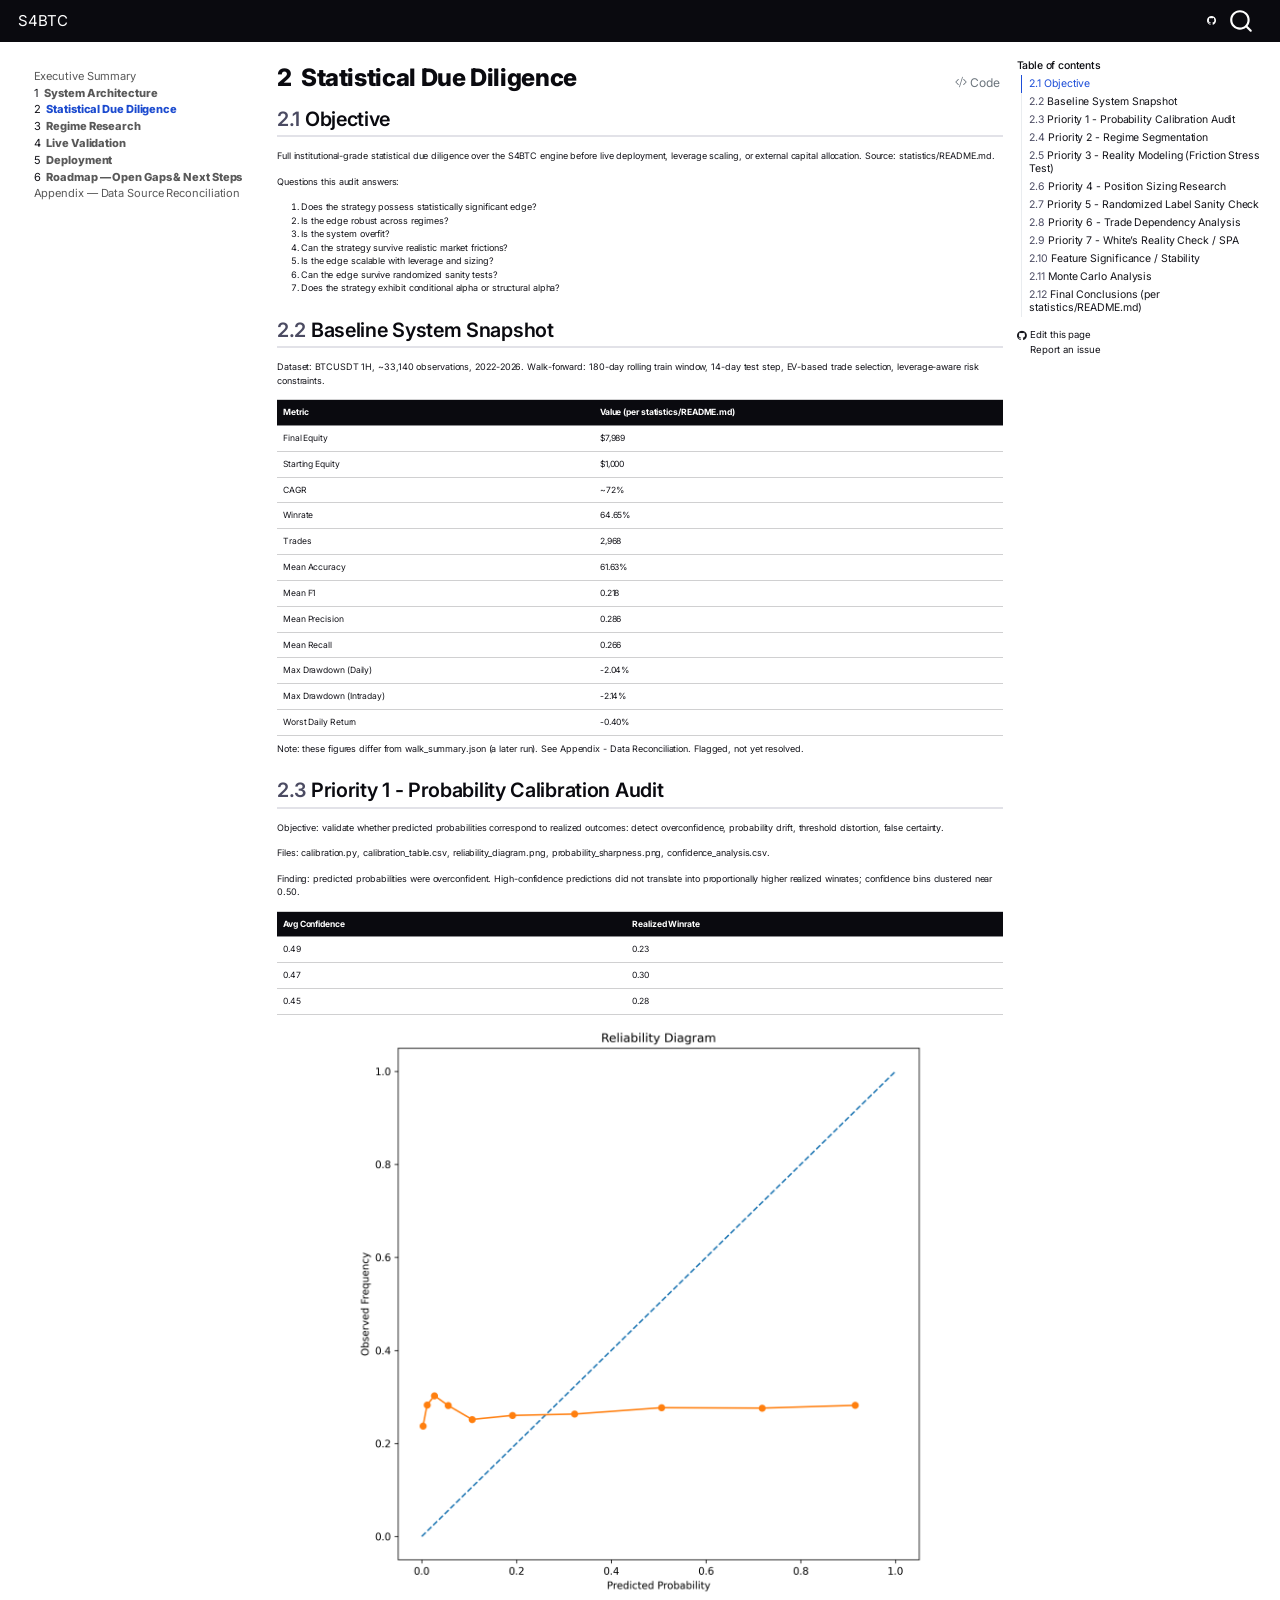
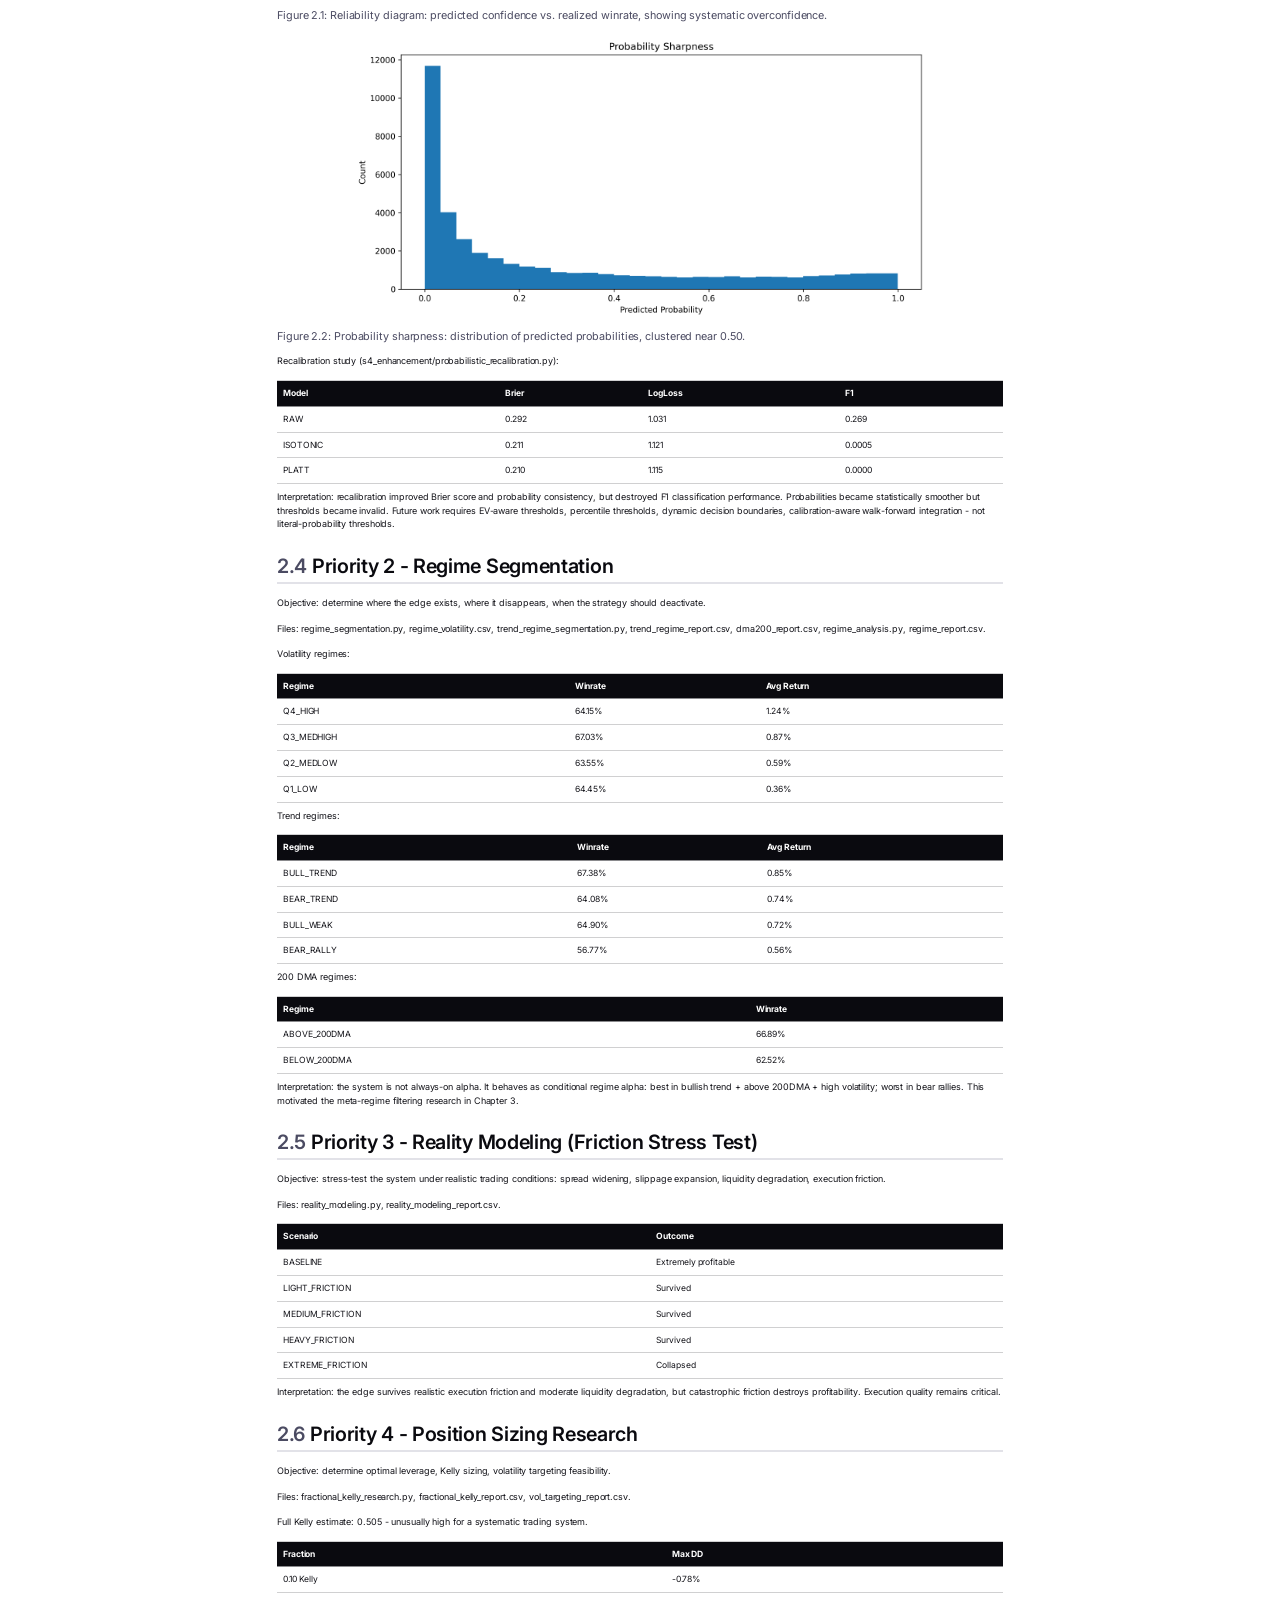
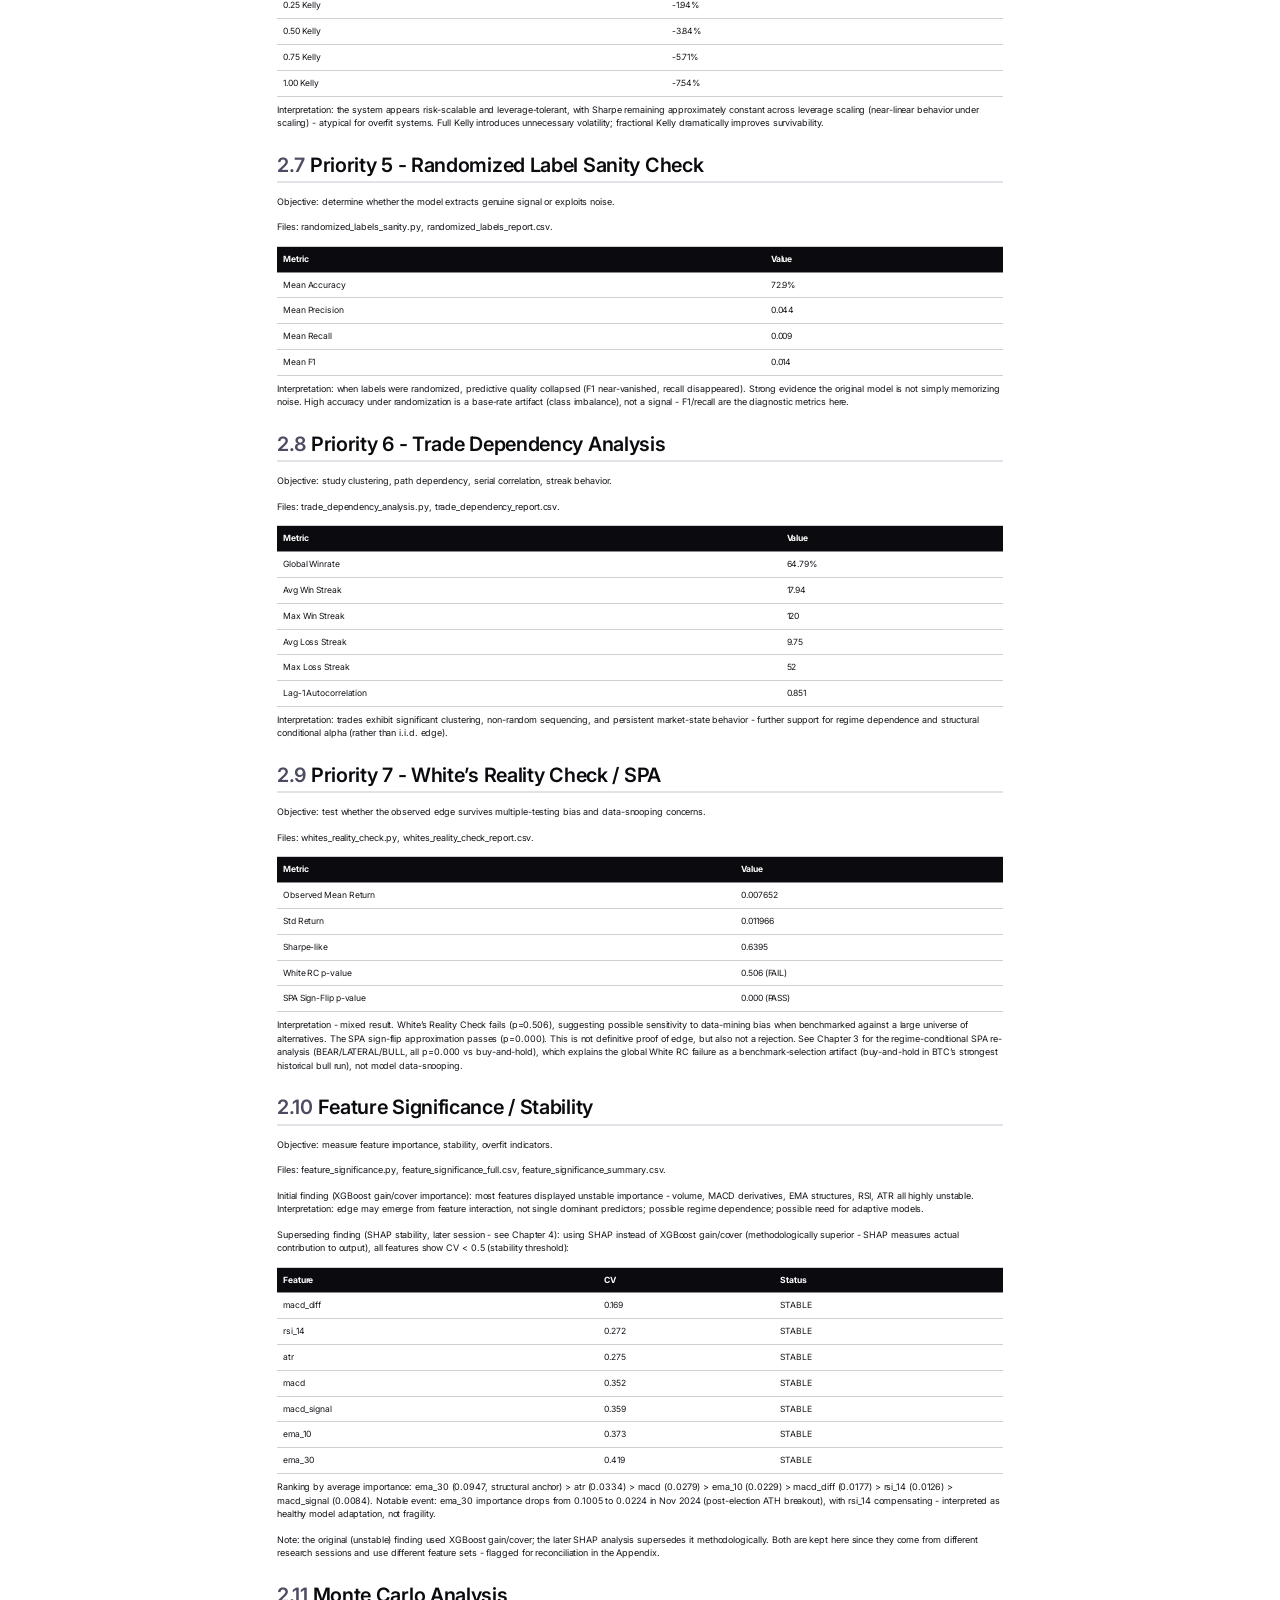
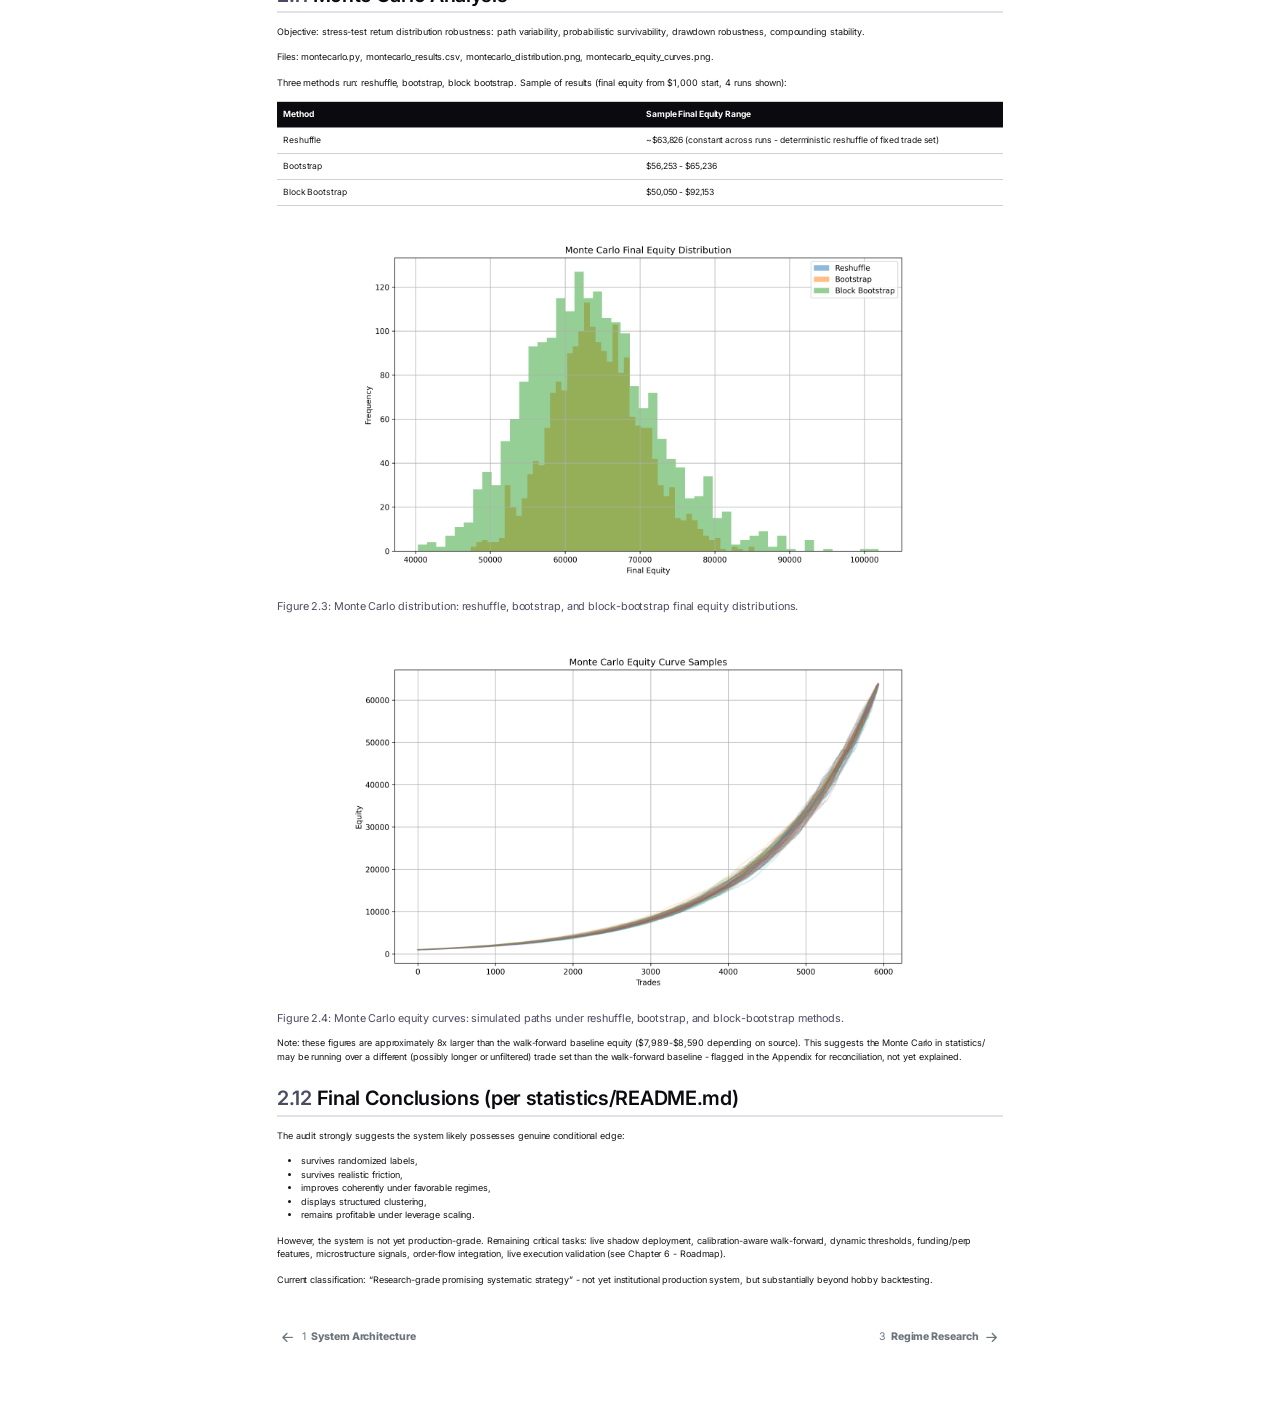
<file: 02-statistical-due-diligence.html>
<!DOCTYPE html>
<html xmlns="http://www.w3.org/1999/xhtml" lang="en" xml:lang="en"><head>

<meta charset="utf-8">
<meta name="generator" content="quarto-1.6.39">

<meta name="viewport" content="width=device-width, initial-scale=1.0, user-scalable=yes">


<title>2&nbsp; Statistical Due Diligence – S4BTC</title>
<style>
code{white-space: pre-wrap;}
span.smallcaps{font-variant: small-caps;}
div.columns{display: flex; gap: min(4vw, 1.5em);}
div.column{flex: auto; overflow-x: auto;}
div.hanging-indent{margin-left: 1.5em; text-indent: -1.5em;}
ul.task-list{list-style: none;}
ul.task-list li input[type="checkbox"] {
  width: 0.8em;
  margin: 0 0.8em 0.2em -1em; /* quarto-specific, see https://github.com/quarto-dev/quarto-cli/issues/4556 */ 
  vertical-align: middle;
}
/* CSS for syntax highlighting */
pre > code.sourceCode { white-space: pre; position: relative; }
pre > code.sourceCode > span { line-height: 1.25; }
pre > code.sourceCode > span:empty { height: 1.2em; }
.sourceCode { overflow: visible; }
code.sourceCode > span { color: inherit; text-decoration: inherit; }
div.sourceCode { margin: 1em 0; }
pre.sourceCode { margin: 0; }
@media screen {
div.sourceCode { overflow: auto; }
}
@media print {
pre > code.sourceCode { white-space: pre-wrap; }
pre > code.sourceCode > span { display: inline-block; text-indent: -5em; padding-left: 5em; }
}
pre.numberSource code
  { counter-reset: source-line 0; }
pre.numberSource code > span
  { position: relative; left: -4em; counter-increment: source-line; }
pre.numberSource code > span > a:first-child::before
  { content: counter(source-line);
    position: relative; left: -1em; text-align: right; vertical-align: baseline;
    border: none; display: inline-block;
    -webkit-touch-callout: none; -webkit-user-select: none;
    -khtml-user-select: none; -moz-user-select: none;
    -ms-user-select: none; user-select: none;
    padding: 0 4px; width: 4em;
  }
pre.numberSource { margin-left: 3em;  padding-left: 4px; }
div.sourceCode
  {   }
@media screen {
pre > code.sourceCode > span > a:first-child::before { text-decoration: underline; }
}
</style>


<script src="site_libs/quarto-nav/quarto-nav.js"></script>
<script src="site_libs/quarto-nav/headroom.min.js"></script>
<script src="site_libs/clipboard/clipboard.min.js"></script>
<script src="site_libs/quarto-search/autocomplete.umd.js"></script>
<script src="site_libs/quarto-search/fuse.min.js"></script>
<script src="site_libs/quarto-search/quarto-search.js"></script>
<meta name="quarto:offset" content="./">
<link href="./03-regime-research.html" rel="next">
<link href="./01-architecture.html" rel="prev">
<script src="site_libs/quarto-html/quarto.js"></script>
<script src="site_libs/quarto-html/popper.min.js"></script>
<script src="site_libs/quarto-html/tippy.umd.min.js"></script>
<script src="site_libs/quarto-html/anchor.min.js"></script>
<link href="site_libs/quarto-html/tippy.css" rel="stylesheet">
<link href="site_libs/quarto-html/quarto-syntax-highlighting-0626ff4d7a71b55c8707dcae1d04a9b6.css" rel="stylesheet" id="quarto-text-highlighting-styles">
<script src="site_libs/bootstrap/bootstrap.min.js"></script>
<link href="site_libs/bootstrap/bootstrap-icons.css" rel="stylesheet">
<link href="site_libs/bootstrap/bootstrap-0f1d7832f862a9a05de4b1f937104ab7.min.css" rel="stylesheet" append-hash="true" id="quarto-bootstrap" data-mode="light">
<script id="quarto-search-options" type="application/json">{
  "location": "navbar",
  "copy-button": false,
  "collapse-after": 3,
  "panel-placement": "end",
  "type": "overlay",
  "limit": 50,
  "keyboard-shortcut": [
    "f",
    "/",
    "s"
  ],
  "show-item-context": false,
  "language": {
    "search-no-results-text": "No results",
    "search-matching-documents-text": "matching documents",
    "search-copy-link-title": "Copy link to search",
    "search-hide-matches-text": "Hide additional matches",
    "search-more-match-text": "more match in this document",
    "search-more-matches-text": "more matches in this document",
    "search-clear-button-title": "Clear",
    "search-text-placeholder": "",
    "search-detached-cancel-button-title": "Cancel",
    "search-submit-button-title": "Submit",
    "search-label": "Search"
  }
}</script>
<style>html{ scroll-behavior: smooth; }</style>


</head>

<body class="nav-sidebar floating nav-fixed">

<div id="quarto-search-results"></div>
  <header id="quarto-header" class="headroom fixed-top">
    <nav class="navbar navbar-expand-lg " data-bs-theme="dark">
      <div class="navbar-container container-fluid">
      <div class="navbar-brand-container mx-auto">
    <a class="navbar-brand" href="./index.html">
    <span class="navbar-title">S4BTC</span>
    </a>
  </div>
        <div class="quarto-navbar-tools tools-end">
    <a href="https://github.com/erictvillarreal/RoboTrader812" title="Source Code" class="quarto-navigation-tool px-1" aria-label="Source Code"><i class="bi bi-github"></i></a>
</div>
          <div id="quarto-search" class="" title="Search"></div>
      </div> <!-- /container-fluid -->
    </nav>
  <nav class="quarto-secondary-nav">
    <div class="container-fluid d-flex">
      <button type="button" class="quarto-btn-toggle btn" data-bs-toggle="collapse" role="button" data-bs-target=".quarto-sidebar-collapse-item" aria-controls="quarto-sidebar" aria-expanded="false" aria-label="Toggle sidebar navigation" onclick="if (window.quartoToggleHeadroom) { window.quartoToggleHeadroom(); }">
        <i class="bi bi-layout-text-sidebar-reverse"></i>
      </button>
        <nav class="quarto-page-breadcrumbs" aria-label="breadcrumb"><ol class="breadcrumb"><li class="breadcrumb-item"><a href="./02-statistical-due-diligence.html"><span class="chapter-number">2</span>&nbsp; <span class="chapter-title">Statistical Due Diligence</span></a></li></ol></nav>
        <a class="flex-grow-1" role="navigation" data-bs-toggle="collapse" data-bs-target=".quarto-sidebar-collapse-item" aria-controls="quarto-sidebar" aria-expanded="false" aria-label="Toggle sidebar navigation" onclick="if (window.quartoToggleHeadroom) { window.quartoToggleHeadroom(); }">      
        </a>
    </div>
  </nav>
</header>
<!-- content -->
<div id="quarto-content" class="quarto-container page-columns page-rows-contents page-layout-article page-navbar">
<!-- sidebar -->
  <nav id="quarto-sidebar" class="sidebar collapse collapse-horizontal quarto-sidebar-collapse-item sidebar-navigation floating overflow-auto">
    <div class="sidebar-menu-container"> 
    <ul class="list-unstyled mt-1">
        <li class="sidebar-item">
  <div class="sidebar-item-container"> 
  <a href="./index.html" class="sidebar-item-text sidebar-link">
 <span class="menu-text">Executive Summary</span></a>
  </div>
</li>
        <li class="sidebar-item">
  <div class="sidebar-item-container"> 
  <a href="./01-architecture.html" class="sidebar-item-text sidebar-link">
 <span class="menu-text"><span class="chapter-number">1</span>&nbsp; <span class="chapter-title">System Architecture</span></span></a>
  </div>
</li>
        <li class="sidebar-item">
  <div class="sidebar-item-container"> 
  <a href="./02-statistical-due-diligence.html" class="sidebar-item-text sidebar-link active">
 <span class="menu-text"><span class="chapter-number">2</span>&nbsp; <span class="chapter-title">Statistical Due Diligence</span></span></a>
  </div>
</li>
        <li class="sidebar-item">
  <div class="sidebar-item-container"> 
  <a href="./03-regime-research.html" class="sidebar-item-text sidebar-link">
 <span class="menu-text"><span class="chapter-number">3</span>&nbsp; <span class="chapter-title">Regime Research</span></span></a>
  </div>
</li>
        <li class="sidebar-item">
  <div class="sidebar-item-container"> 
  <a href="./04-live-validation.html" class="sidebar-item-text sidebar-link">
 <span class="menu-text"><span class="chapter-number">4</span>&nbsp; <span class="chapter-title">Live Validation</span></span></a>
  </div>
</li>
        <li class="sidebar-item">
  <div class="sidebar-item-container"> 
  <a href="./05-deployment.html" class="sidebar-item-text sidebar-link">
 <span class="menu-text"><span class="chapter-number">5</span>&nbsp; <span class="chapter-title">Deployment</span></span></a>
  </div>
</li>
        <li class="sidebar-item">
  <div class="sidebar-item-container"> 
  <a href="./06-roadmap.html" class="sidebar-item-text sidebar-link">
 <span class="menu-text"><span class="chapter-number">6</span>&nbsp; <span class="chapter-title">Roadmap — Open Gaps &amp; Next Steps</span></span></a>
  </div>
</li>
        <li class="sidebar-item">
  <div class="sidebar-item-container"> 
  <a href="./99-appendix-data-sources.html" class="sidebar-item-text sidebar-link">
 <span class="menu-text">Appendix — Data Source Reconciliation</span></a>
  </div>
</li>
    </ul>
    </div>
</nav>
<div id="quarto-sidebar-glass" class="quarto-sidebar-collapse-item" data-bs-toggle="collapse" data-bs-target=".quarto-sidebar-collapse-item"></div>
<!-- margin-sidebar -->
    <div id="quarto-margin-sidebar" class="sidebar margin-sidebar">
        <nav id="TOC" role="doc-toc" class="toc-active">
    <h2 id="toc-title">Table of contents</h2>
   
  <ul>
  <li><a href="#objective" id="toc-objective" class="nav-link active" data-scroll-target="#objective"><span class="header-section-number">2.1</span> Objective</a></li>
  <li><a href="#baseline-system-snapshot" id="toc-baseline-system-snapshot" class="nav-link" data-scroll-target="#baseline-system-snapshot"><span class="header-section-number">2.2</span> Baseline System Snapshot</a></li>
  <li><a href="#priority-1---probability-calibration-audit" id="toc-priority-1---probability-calibration-audit" class="nav-link" data-scroll-target="#priority-1---probability-calibration-audit"><span class="header-section-number">2.3</span> Priority 1 - Probability Calibration Audit</a></li>
  <li><a href="#priority-2---regime-segmentation" id="toc-priority-2---regime-segmentation" class="nav-link" data-scroll-target="#priority-2---regime-segmentation"><span class="header-section-number">2.4</span> Priority 2 - Regime Segmentation</a></li>
  <li><a href="#priority-3---reality-modeling-friction-stress-test" id="toc-priority-3---reality-modeling-friction-stress-test" class="nav-link" data-scroll-target="#priority-3---reality-modeling-friction-stress-test"><span class="header-section-number">2.5</span> Priority 3 - Reality Modeling (Friction Stress Test)</a></li>
  <li><a href="#priority-4---position-sizing-research" id="toc-priority-4---position-sizing-research" class="nav-link" data-scroll-target="#priority-4---position-sizing-research"><span class="header-section-number">2.6</span> Priority 4 - Position Sizing Research</a></li>
  <li><a href="#priority-5---randomized-label-sanity-check" id="toc-priority-5---randomized-label-sanity-check" class="nav-link" data-scroll-target="#priority-5---randomized-label-sanity-check"><span class="header-section-number">2.7</span> Priority 5 - Randomized Label Sanity Check</a></li>
  <li><a href="#priority-6---trade-dependency-analysis" id="toc-priority-6---trade-dependency-analysis" class="nav-link" data-scroll-target="#priority-6---trade-dependency-analysis"><span class="header-section-number">2.8</span> Priority 6 - Trade Dependency Analysis</a></li>
  <li><a href="#priority-7---whites-reality-check-spa" id="toc-priority-7---whites-reality-check-spa" class="nav-link" data-scroll-target="#priority-7---whites-reality-check-spa"><span class="header-section-number">2.9</span> Priority 7 - White’s Reality Check / SPA</a></li>
  <li><a href="#feature-significance-stability" id="toc-feature-significance-stability" class="nav-link" data-scroll-target="#feature-significance-stability"><span class="header-section-number">2.10</span> Feature Significance / Stability</a></li>
  <li><a href="#monte-carlo-analysis" id="toc-monte-carlo-analysis" class="nav-link" data-scroll-target="#monte-carlo-analysis"><span class="header-section-number">2.11</span> Monte Carlo Analysis</a></li>
  <li><a href="#final-conclusions-per-statisticsreadme.md" id="toc-final-conclusions-per-statisticsreadme.md" class="nav-link" data-scroll-target="#final-conclusions-per-statisticsreadme.md"><span class="header-section-number">2.12</span> Final Conclusions (per statistics/README.md)</a></li>
  </ul>
<div class="toc-actions"><ul><li><a href="https://github.com/erictvillarreal/RoboTrader812/edit/main/02-statistical-due-diligence.qmd" class="toc-action"><i class="bi bi-github"></i>Edit this page</a></li><li><a href="https://github.com/erictvillarreal/RoboTrader812/issues/new" class="toc-action"><i class="bi empty"></i>Report an issue</a></li></ul></div></nav>
    </div>
<!-- main -->
<main class="content" id="quarto-document-content">

<header id="title-block-header" class="quarto-title-block default">
<div class="quarto-title">
<div class="quarto-title-block"><div><h1 class="title"><span class="chapter-number">2</span>&nbsp; <span class="chapter-title">Statistical Due Diligence</span></h1><button type="button" class="btn code-tools-button" id="quarto-code-tools-source"><i class="bi"></i> Code</button></div></div>
</div>



<div class="quarto-title-meta">

    
  
    
  </div>
  


</header>


<section id="objective" class="level2" data-number="2.1">
<h2 data-number="2.1" class="anchored" data-anchor-id="objective"><span class="header-section-number">2.1</span> Objective</h2>
<p>Full institutional-grade statistical due diligence over the S4BTC engine before live deployment, leverage scaling, or external capital allocation. Source: statistics/README.md.</p>
<p>Questions this audit answers:</p>
<ol type="1">
<li>Does the strategy possess statistically significant edge?</li>
<li>Is the edge robust across regimes?</li>
<li>Is the system overfit?</li>
<li>Can the strategy survive realistic market frictions?</li>
<li>Is the edge scalable with leverage and sizing?</li>
<li>Can the edge survive randomized sanity tests?</li>
<li>Does the strategy exhibit conditional alpha or structural alpha?</li>
</ol>
</section>
<section id="baseline-system-snapshot" class="level2" data-number="2.2">
<h2 data-number="2.2" class="anchored" data-anchor-id="baseline-system-snapshot"><span class="header-section-number">2.2</span> Baseline System Snapshot</h2>
<p>Dataset: BTCUSDT 1H, ~33,140 observations, 2022-2026. Walk-forward: 180-day rolling train window, 14-day test step, EV-based trade selection, leverage-aware risk constraints.</p>
<table class="caption-top table">
<thead>
<tr class="header">
<th>Metric</th>
<th>Value (per statistics/README.md)</th>
</tr>
</thead>
<tbody>
<tr class="odd">
<td>Final Equity</td>
<td>$7,989</td>
</tr>
<tr class="even">
<td>Starting Equity</td>
<td>$1,000</td>
</tr>
<tr class="odd">
<td>CAGR</td>
<td>~72%</td>
</tr>
<tr class="even">
<td>Winrate</td>
<td>64.65%</td>
</tr>
<tr class="odd">
<td>Trades</td>
<td>2,968</td>
</tr>
<tr class="even">
<td>Mean Accuracy</td>
<td>61.63%</td>
</tr>
<tr class="odd">
<td>Mean F1</td>
<td>0.218</td>
</tr>
<tr class="even">
<td>Mean Precision</td>
<td>0.286</td>
</tr>
<tr class="odd">
<td>Mean Recall</td>
<td>0.266</td>
</tr>
<tr class="even">
<td>Max Drawdown (Daily)</td>
<td>-2.04%</td>
</tr>
<tr class="odd">
<td>Max Drawdown (Intraday)</td>
<td>-2.14%</td>
</tr>
<tr class="even">
<td>Worst Daily Return</td>
<td>-0.40%</td>
</tr>
</tbody>
</table>
<p>Note: these figures differ from walk_summary.json (a later run). See Appendix - Data Reconciliation. Flagged, not yet resolved.</p>
</section>
<section id="priority-1---probability-calibration-audit" class="level2" data-number="2.3">
<h2 data-number="2.3" class="anchored" data-anchor-id="priority-1---probability-calibration-audit"><span class="header-section-number">2.3</span> Priority 1 - Probability Calibration Audit</h2>
<p>Objective: validate whether predicted probabilities correspond to realized outcomes: detect overconfidence, probability drift, threshold distortion, false certainty.</p>
<p>Files: calibration.py, calibration_table.csv, reliability_diagram.png, probability_sharpness.png, confidence_analysis.csv.</p>
<p>Finding: predicted probabilities were overconfident. High-confidence predictions did not translate into proportionally higher realized winrates; confidence bins clustered near 0.50.</p>
<table class="caption-top table">
<thead>
<tr class="header">
<th>Avg Confidence</th>
<th>Realized Winrate</th>
</tr>
</thead>
<tbody>
<tr class="odd">
<td>0.49</td>
<td>0.23</td>
</tr>
<tr class="even">
<td>0.47</td>
<td>0.30</td>
</tr>
<tr class="odd">
<td>0.45</td>
<td>0.28</td>
</tr>
</tbody>
</table>
<div id="fig-reliability" class="quarto-float quarto-figure quarto-figure-center anchored">
<figure class="quarto-float quarto-float-fig figure">
<div aria-describedby="fig-reliability-caption-0ceaefa1-69ba-4598-a22c-09a6ac19f8ca">
<img src="images/reliability_diagram.png" class="img-fluid figure-img" style="width:80.0%">
</div>
<figcaption class="quarto-float-caption-bottom quarto-float-caption quarto-float-fig" id="fig-reliability-caption-0ceaefa1-69ba-4598-a22c-09a6ac19f8ca">
Figure&nbsp;2.1: Reliability diagram: predicted confidence vs.&nbsp;realized winrate, showing systematic overconfidence.
</figcaption>
</figure>
</div>
<div id="fig-sharpness" class="quarto-float quarto-figure quarto-figure-center anchored">
<figure class="quarto-float quarto-float-fig figure">
<div aria-describedby="fig-sharpness-caption-0ceaefa1-69ba-4598-a22c-09a6ac19f8ca">
<img src="images/probability_sharpness.png" class="img-fluid figure-img" style="width:80.0%">
</div>
<figcaption class="quarto-float-caption-bottom quarto-float-caption quarto-float-fig" id="fig-sharpness-caption-0ceaefa1-69ba-4598-a22c-09a6ac19f8ca">
Figure&nbsp;2.2: Probability sharpness: distribution of predicted probabilities, clustered near 0.50.
</figcaption>
</figure>
</div>
<p>Recalibration study (s4_enhancement/probabilistic_recalibration.py):</p>
<table class="caption-top table">
<thead>
<tr class="header">
<th>Model</th>
<th>Brier</th>
<th>LogLoss</th>
<th>F1</th>
</tr>
</thead>
<tbody>
<tr class="odd">
<td>RAW</td>
<td>0.292</td>
<td>1.031</td>
<td>0.269</td>
</tr>
<tr class="even">
<td>ISOTONIC</td>
<td>0.211</td>
<td>1.121</td>
<td>0.0005</td>
</tr>
<tr class="odd">
<td>PLATT</td>
<td>0.210</td>
<td>1.115</td>
<td>0.0000</td>
</tr>
</tbody>
</table>
<p>Interpretation: recalibration improved Brier score and probability consistency, but destroyed F1 classification performance. Probabilities became statistically smoother but thresholds became invalid. Future work requires EV-aware thresholds, percentile thresholds, dynamic decision boundaries, calibration-aware walk-forward integration - not literal-probability thresholds.</p>
</section>
<section id="priority-2---regime-segmentation" class="level2" data-number="2.4">
<h2 data-number="2.4" class="anchored" data-anchor-id="priority-2---regime-segmentation"><span class="header-section-number">2.4</span> Priority 2 - Regime Segmentation</h2>
<p>Objective: determine where the edge exists, where it disappears, when the strategy should deactivate.</p>
<p>Files: regime_segmentation.py, regime_volatility.csv, trend_regime_segmentation.py, trend_regime_report.csv, dma200_report.csv, regime_analysis.py, regime_report.csv.</p>
<p>Volatility regimes:</p>
<table class="caption-top table">
<thead>
<tr class="header">
<th>Regime</th>
<th>Winrate</th>
<th>Avg Return</th>
</tr>
</thead>
<tbody>
<tr class="odd">
<td>Q4_HIGH</td>
<td>64.15%</td>
<td>1.24%</td>
</tr>
<tr class="even">
<td>Q3_MEDHIGH</td>
<td>67.03%</td>
<td>0.87%</td>
</tr>
<tr class="odd">
<td>Q2_MEDLOW</td>
<td>63.55%</td>
<td>0.59%</td>
</tr>
<tr class="even">
<td>Q1_LOW</td>
<td>64.45%</td>
<td>0.36%</td>
</tr>
</tbody>
</table>
<p>Trend regimes:</p>
<table class="caption-top table">
<thead>
<tr class="header">
<th>Regime</th>
<th>Winrate</th>
<th>Avg Return</th>
</tr>
</thead>
<tbody>
<tr class="odd">
<td>BULL_TREND</td>
<td>67.38%</td>
<td>0.85%</td>
</tr>
<tr class="even">
<td>BEAR_TREND</td>
<td>64.08%</td>
<td>0.74%</td>
</tr>
<tr class="odd">
<td>BULL_WEAK</td>
<td>64.90%</td>
<td>0.72%</td>
</tr>
<tr class="even">
<td>BEAR_RALLY</td>
<td>56.77%</td>
<td>0.56%</td>
</tr>
</tbody>
</table>
<p>200 DMA regimes:</p>
<table class="caption-top table">
<thead>
<tr class="header">
<th>Regime</th>
<th>Winrate</th>
</tr>
</thead>
<tbody>
<tr class="odd">
<td>ABOVE_200DMA</td>
<td>66.89%</td>
</tr>
<tr class="even">
<td>BELOW_200DMA</td>
<td>62.52%</td>
</tr>
</tbody>
</table>
<p>Interpretation: the system is not always-on alpha. It behaves as conditional regime alpha: best in bullish trend + above 200DMA + high volatility; worst in bear rallies. This motivated the meta-regime filtering research in Chapter 3.</p>
</section>
<section id="priority-3---reality-modeling-friction-stress-test" class="level2" data-number="2.5">
<h2 data-number="2.5" class="anchored" data-anchor-id="priority-3---reality-modeling-friction-stress-test"><span class="header-section-number">2.5</span> Priority 3 - Reality Modeling (Friction Stress Test)</h2>
<p>Objective: stress-test the system under realistic trading conditions: spread widening, slippage expansion, liquidity degradation, execution friction.</p>
<p>Files: reality_modeling.py, reality_modeling_report.csv.</p>
<table class="caption-top table">
<thead>
<tr class="header">
<th>Scenario</th>
<th>Outcome</th>
</tr>
</thead>
<tbody>
<tr class="odd">
<td>BASELINE</td>
<td>Extremely profitable</td>
</tr>
<tr class="even">
<td>LIGHT_FRICTION</td>
<td>Survived</td>
</tr>
<tr class="odd">
<td>MEDIUM_FRICTION</td>
<td>Survived</td>
</tr>
<tr class="even">
<td>HEAVY_FRICTION</td>
<td>Survived</td>
</tr>
<tr class="odd">
<td>EXTREME_FRICTION</td>
<td>Collapsed</td>
</tr>
</tbody>
</table>
<p>Interpretation: the edge survives realistic execution friction and moderate liquidity degradation, but catastrophic friction destroys profitability. Execution quality remains critical.</p>
</section>
<section id="priority-4---position-sizing-research" class="level2" data-number="2.6">
<h2 data-number="2.6" class="anchored" data-anchor-id="priority-4---position-sizing-research"><span class="header-section-number">2.6</span> Priority 4 - Position Sizing Research</h2>
<p>Objective: determine optimal leverage, Kelly sizing, volatility targeting feasibility.</p>
<p>Files: fractional_kelly_research.py, fractional_kelly_report.csv, vol_targeting_report.csv.</p>
<p>Full Kelly estimate: 0.505 - unusually high for a systematic trading system.</p>
<table class="caption-top table">
<thead>
<tr class="header">
<th>Fraction</th>
<th>Max DD</th>
</tr>
</thead>
<tbody>
<tr class="odd">
<td>0.10 Kelly</td>
<td>-0.78%</td>
</tr>
<tr class="even">
<td>0.25 Kelly</td>
<td>-1.94%</td>
</tr>
<tr class="odd">
<td>0.50 Kelly</td>
<td>-3.84%</td>
</tr>
<tr class="even">
<td>0.75 Kelly</td>
<td>-5.71%</td>
</tr>
<tr class="odd">
<td>1.00 Kelly</td>
<td>-7.54%</td>
</tr>
</tbody>
</table>
<p>Interpretation: the system appears risk-scalable and leverage-tolerant, with Sharpe remaining approximately constant across leverage scaling (near-linear behavior under scaling) - atypical for overfit systems. Full Kelly introduces unnecessary volatility; fractional Kelly dramatically improves survivability.</p>
</section>
<section id="priority-5---randomized-label-sanity-check" class="level2" data-number="2.7">
<h2 data-number="2.7" class="anchored" data-anchor-id="priority-5---randomized-label-sanity-check"><span class="header-section-number">2.7</span> Priority 5 - Randomized Label Sanity Check</h2>
<p>Objective: determine whether the model extracts genuine signal or exploits noise.</p>
<p>Files: randomized_labels_sanity.py, randomized_labels_report.csv.</p>
<table class="caption-top table">
<thead>
<tr class="header">
<th>Metric</th>
<th>Value</th>
</tr>
</thead>
<tbody>
<tr class="odd">
<td>Mean Accuracy</td>
<td>72.9%</td>
</tr>
<tr class="even">
<td>Mean Precision</td>
<td>0.044</td>
</tr>
<tr class="odd">
<td>Mean Recall</td>
<td>0.009</td>
</tr>
<tr class="even">
<td>Mean F1</td>
<td>0.014</td>
</tr>
</tbody>
</table>
<p>Interpretation: when labels were randomized, predictive quality collapsed (F1 near-vanished, recall disappeared). Strong evidence the original model is not simply memorizing noise. High accuracy under randomization is a base-rate artifact (class imbalance), not a signal - F1/recall are the diagnostic metrics here.</p>
</section>
<section id="priority-6---trade-dependency-analysis" class="level2" data-number="2.8">
<h2 data-number="2.8" class="anchored" data-anchor-id="priority-6---trade-dependency-analysis"><span class="header-section-number">2.8</span> Priority 6 - Trade Dependency Analysis</h2>
<p>Objective: study clustering, path dependency, serial correlation, streak behavior.</p>
<p>Files: trade_dependency_analysis.py, trade_dependency_report.csv.</p>
<table class="caption-top table">
<thead>
<tr class="header">
<th>Metric</th>
<th>Value</th>
</tr>
</thead>
<tbody>
<tr class="odd">
<td>Global Winrate</td>
<td>64.79%</td>
</tr>
<tr class="even">
<td>Avg Win Streak</td>
<td>17.94</td>
</tr>
<tr class="odd">
<td>Max Win Streak</td>
<td>120</td>
</tr>
<tr class="even">
<td>Avg Loss Streak</td>
<td>9.75</td>
</tr>
<tr class="odd">
<td>Max Loss Streak</td>
<td>52</td>
</tr>
<tr class="even">
<td>Lag-1 Autocorrelation</td>
<td>0.851</td>
</tr>
</tbody>
</table>
<p>Interpretation: trades exhibit significant clustering, non-random sequencing, and persistent market-state behavior - further support for regime dependence and structural conditional alpha (rather than i.i.d. edge).</p>
</section>
<section id="priority-7---whites-reality-check-spa" class="level2" data-number="2.9">
<h2 data-number="2.9" class="anchored" data-anchor-id="priority-7---whites-reality-check-spa"><span class="header-section-number">2.9</span> Priority 7 - White’s Reality Check / SPA</h2>
<p>Objective: test whether the observed edge survives multiple-testing bias and data-snooping concerns.</p>
<p>Files: whites_reality_check.py, whites_reality_check_report.csv.</p>
<table class="caption-top table">
<thead>
<tr class="header">
<th>Metric</th>
<th>Value</th>
</tr>
</thead>
<tbody>
<tr class="odd">
<td>Observed Mean Return</td>
<td>0.007652</td>
</tr>
<tr class="even">
<td>Std Return</td>
<td>0.011966</td>
</tr>
<tr class="odd">
<td>Sharpe-like</td>
<td>0.6395</td>
</tr>
<tr class="even">
<td>White RC p-value</td>
<td>0.506 (FAIL)</td>
</tr>
<tr class="odd">
<td>SPA Sign-Flip p-value</td>
<td>0.000 (PASS)</td>
</tr>
</tbody>
</table>
<p>Interpretation - mixed result. White’s Reality Check fails (p=0.506), suggesting possible sensitivity to data-mining bias when benchmarked against a large universe of alternatives. The SPA sign-flip approximation passes (p=0.000). This is not definitive proof of edge, but also not a rejection. See Chapter 3 for the regime-conditional SPA re-analysis (BEAR/LATERAL/BULL, all p=0.000 vs buy-and-hold), which explains the global White RC failure as a benchmark-selection artifact (buy-and-hold in BTC’s strongest historical bull run), not model data-snooping.</p>
</section>
<section id="feature-significance-stability" class="level2" data-number="2.10">
<h2 data-number="2.10" class="anchored" data-anchor-id="feature-significance-stability"><span class="header-section-number">2.10</span> Feature Significance / Stability</h2>
<p>Objective: measure feature importance, stability, overfit indicators.</p>
<p>Files: feature_significance.py, feature_significance_full.csv, feature_significance_summary.csv.</p>
<p>Initial finding (XGBoost gain/cover importance): most features displayed unstable importance - volume, MACD derivatives, EMA structures, RSI, ATR all highly unstable. Interpretation: edge may emerge from feature interaction, not single dominant predictors; possible regime dependence; possible need for adaptive models.</p>
<p>Superseding finding (SHAP stability, later session - see Chapter 4): using SHAP instead of XGBoost gain/cover (methodologically superior - SHAP measures actual contribution to output), all features show CV &lt; 0.5 (stability threshold):</p>
<table class="caption-top table">
<thead>
<tr class="header">
<th>Feature</th>
<th>CV</th>
<th>Status</th>
</tr>
</thead>
<tbody>
<tr class="odd">
<td>macd_diff</td>
<td>0.169</td>
<td>STABLE</td>
</tr>
<tr class="even">
<td>rsi_14</td>
<td>0.272</td>
<td>STABLE</td>
</tr>
<tr class="odd">
<td>atr</td>
<td>0.275</td>
<td>STABLE</td>
</tr>
<tr class="even">
<td>macd</td>
<td>0.352</td>
<td>STABLE</td>
</tr>
<tr class="odd">
<td>macd_signal</td>
<td>0.359</td>
<td>STABLE</td>
</tr>
<tr class="even">
<td>ema_10</td>
<td>0.373</td>
<td>STABLE</td>
</tr>
<tr class="odd">
<td>ema_30</td>
<td>0.419</td>
<td>STABLE</td>
</tr>
</tbody>
</table>
<p>Ranking by average importance: ema_30 (0.0947, structural anchor) &gt; atr (0.0334) &gt; macd (0.0279) &gt; ema_10 (0.0229) &gt; macd_diff (0.0177) &gt; rsi_14 (0.0126) &gt; macd_signal (0.0084). Notable event: ema_30 importance drops from 0.1005 to 0.0224 in Nov 2024 (post-election ATH breakout), with rsi_14 compensating - interpreted as healthy model adaptation, not fragility.</p>
<p>Note: the original (unstable) finding used XGBoost gain/cover; the later SHAP analysis supersedes it methodologically. Both are kept here since they come from different research sessions and use different feature sets - flagged for reconciliation in the Appendix.</p>
</section>
<section id="monte-carlo-analysis" class="level2" data-number="2.11">
<h2 data-number="2.11" class="anchored" data-anchor-id="monte-carlo-analysis"><span class="header-section-number">2.11</span> Monte Carlo Analysis</h2>
<p>Objective: stress-test return distribution robustness: path variability, probabilistic survivability, drawdown robustness, compounding stability.</p>
<p>Files: montecarlo.py, montecarlo_results.csv, montecarlo_distribution.png, montecarlo_equity_curves.png.</p>
<p>Three methods run: reshuffle, bootstrap, block bootstrap. Sample of results (final equity from $1,000 start, 4 runs shown):</p>
<table class="caption-top table">
<colgroup>
<col style="width: 50%">
<col style="width: 50%">
</colgroup>
<thead>
<tr class="header">
<th>Method</th>
<th>Sample Final Equity Range</th>
</tr>
</thead>
<tbody>
<tr class="odd">
<td>Reshuffle</td>
<td>~$63,826 (constant across runs - deterministic reshuffle of fixed trade set)</td>
</tr>
<tr class="even">
<td>Bootstrap</td>
<td>$56,253 - $65,236</td>
</tr>
<tr class="odd">
<td>Block Bootstrap</td>
<td>$50,050 - $92,153</td>
</tr>
</tbody>
</table>
<div id="fig-mc-dist" class="quarto-float quarto-figure quarto-figure-center anchored">
<figure class="quarto-float quarto-float-fig figure">
<div aria-describedby="fig-mc-dist-caption-0ceaefa1-69ba-4598-a22c-09a6ac19f8ca">
<img src="images/montecarlo_distribution.png" class="img-fluid figure-img" style="width:90.0%">
</div>
<figcaption class="quarto-float-caption-bottom quarto-float-caption quarto-float-fig" id="fig-mc-dist-caption-0ceaefa1-69ba-4598-a22c-09a6ac19f8ca">
Figure&nbsp;2.3: Monte Carlo distribution: reshuffle, bootstrap, and block-bootstrap final equity distributions.
</figcaption>
</figure>
</div>
<div id="fig-mc-equity" class="quarto-float quarto-figure quarto-figure-center anchored">
<figure class="quarto-float quarto-float-fig figure">
<div aria-describedby="fig-mc-equity-caption-0ceaefa1-69ba-4598-a22c-09a6ac19f8ca">
<img src="images/montecarlo_equity_curves.png" class="img-fluid figure-img" style="width:90.0%">
</div>
<figcaption class="quarto-float-caption-bottom quarto-float-caption quarto-float-fig" id="fig-mc-equity-caption-0ceaefa1-69ba-4598-a22c-09a6ac19f8ca">
Figure&nbsp;2.4: Monte Carlo equity curves: simulated paths under reshuffle, bootstrap, and block-bootstrap methods.
</figcaption>
</figure>
</div>
<p>Note: these figures are approximately 8x larger than the walk-forward baseline equity ($7,989-$8,590 depending on source). This suggests the Monte Carlo in statistics/ may be running over a different (possibly longer or unfiltered) trade set than the walk-forward baseline - flagged in the Appendix for reconciliation, not yet explained.</p>
</section>
<section id="final-conclusions-per-statisticsreadme.md" class="level2" data-number="2.12">
<h2 data-number="2.12" class="anchored" data-anchor-id="final-conclusions-per-statisticsreadme.md"><span class="header-section-number">2.12</span> Final Conclusions (per statistics/README.md)</h2>
<p>The audit strongly suggests the system likely possesses genuine conditional edge:</p>
<ul>
<li>survives randomized labels,</li>
<li>survives realistic friction,</li>
<li>improves coherently under favorable regimes,</li>
<li>displays structured clustering,</li>
<li>remains profitable under leverage scaling.</li>
</ul>
<p>However, the system is not yet production-grade. Remaining critical tasks: live shadow deployment, calibration-aware walk-forward, dynamic thresholds, funding/perp features, microstructure signals, order-flow integration, live execution validation (see Chapter 6 - Roadmap).</p>
<p>Current classification: “Research-grade promising systematic strategy” - not yet institutional production system, but substantially beyond hobby backtesting.</p>


<!-- -->

</section>

</main> <!-- /main -->
<script id="quarto-html-after-body" type="application/javascript">
window.document.addEventListener("DOMContentLoaded", function (event) {
  const toggleBodyColorMode = (bsSheetEl) => {
    const mode = bsSheetEl.getAttribute("data-mode");
    const bodyEl = window.document.querySelector("body");
    if (mode === "dark") {
      bodyEl.classList.add("quarto-dark");
      bodyEl.classList.remove("quarto-light");
    } else {
      bodyEl.classList.add("quarto-light");
      bodyEl.classList.remove("quarto-dark");
    }
  }
  const toggleBodyColorPrimary = () => {
    const bsSheetEl = window.document.querySelector("link#quarto-bootstrap");
    if (bsSheetEl) {
      toggleBodyColorMode(bsSheetEl);
    }
  }
  toggleBodyColorPrimary();  
  const icon = "";
  const anchorJS = new window.AnchorJS();
  anchorJS.options = {
    placement: 'right',
    icon: icon
  };
  anchorJS.add('.anchored');
  const isCodeAnnotation = (el) => {
    for (const clz of el.classList) {
      if (clz.startsWith('code-annotation-')) {                     
        return true;
      }
    }
    return false;
  }
  const onCopySuccess = function(e) {
    // button target
    const button = e.trigger;
    // don't keep focus
    button.blur();
    // flash "checked"
    button.classList.add('code-copy-button-checked');
    var currentTitle = button.getAttribute("title");
    button.setAttribute("title", "Copied!");
    let tooltip;
    if (window.bootstrap) {
      button.setAttribute("data-bs-toggle", "tooltip");
      button.setAttribute("data-bs-placement", "left");
      button.setAttribute("data-bs-title", "Copied!");
      tooltip = new bootstrap.Tooltip(button, 
        { trigger: "manual", 
          customClass: "code-copy-button-tooltip",
          offset: [0, -8]});
      tooltip.show();    
    }
    setTimeout(function() {
      if (tooltip) {
        tooltip.hide();
        button.removeAttribute("data-bs-title");
        button.removeAttribute("data-bs-toggle");
        button.removeAttribute("data-bs-placement");
      }
      button.setAttribute("title", currentTitle);
      button.classList.remove('code-copy-button-checked');
    }, 1000);
    // clear code selection
    e.clearSelection();
  }
  const getTextToCopy = function(trigger) {
      const codeEl = trigger.previousElementSibling.cloneNode(true);
      for (const childEl of codeEl.children) {
        if (isCodeAnnotation(childEl)) {
          childEl.remove();
        }
      }
      return codeEl.innerText;
  }
  const clipboard = new window.ClipboardJS('.code-copy-button:not([data-in-quarto-modal])', {
    text: getTextToCopy
  });
  clipboard.on('success', onCopySuccess);
  if (window.document.getElementById('quarto-embedded-source-code-modal')) {
    const clipboardModal = new window.ClipboardJS('.code-copy-button[data-in-quarto-modal]', {
      text: getTextToCopy,
      container: window.document.getElementById('quarto-embedded-source-code-modal')
    });
    clipboardModal.on('success', onCopySuccess);
  }
  const viewSource = window.document.getElementById('quarto-view-source') ||
                     window.document.getElementById('quarto-code-tools-source');
  if (viewSource) {
    const sourceUrl = viewSource.getAttribute("data-quarto-source-url");
    viewSource.addEventListener("click", function(e) {
      if (sourceUrl) {
        // rstudio viewer pane
        if (/\bcapabilities=\b/.test(window.location)) {
          window.open(sourceUrl);
        } else {
          window.location.href = sourceUrl;
        }
      } else {
        const modal = new bootstrap.Modal(document.getElementById('quarto-embedded-source-code-modal'));
        modal.show();
      }
      return false;
    });
  }
  function toggleCodeHandler(show) {
    return function(e) {
      const detailsSrc = window.document.querySelectorAll(".cell > details > .sourceCode");
      for (let i=0; i<detailsSrc.length; i++) {
        const details = detailsSrc[i].parentElement;
        if (show) {
          details.open = true;
        } else {
          details.removeAttribute("open");
        }
      }
      const cellCodeDivs = window.document.querySelectorAll(".cell > .sourceCode");
      const fromCls = show ? "hidden" : "unhidden";
      const toCls = show ? "unhidden" : "hidden";
      for (let i=0; i<cellCodeDivs.length; i++) {
        const codeDiv = cellCodeDivs[i];
        if (codeDiv.classList.contains(fromCls)) {
          codeDiv.classList.remove(fromCls);
          codeDiv.classList.add(toCls);
        } 
      }
      return false;
    }
  }
  const hideAllCode = window.document.getElementById("quarto-hide-all-code");
  if (hideAllCode) {
    hideAllCode.addEventListener("click", toggleCodeHandler(false));
  }
  const showAllCode = window.document.getElementById("quarto-show-all-code");
  if (showAllCode) {
    showAllCode.addEventListener("click", toggleCodeHandler(true));
  }
    var localhostRegex = new RegExp(/^(?:http|https):\/\/localhost\:?[0-9]*\//);
    var mailtoRegex = new RegExp(/^mailto:/);
      var filterRegex = new RegExp('/' + window.location.host + '/');
    var isInternal = (href) => {
        return filterRegex.test(href) || localhostRegex.test(href) || mailtoRegex.test(href);
    }
    // Inspect non-navigation links and adorn them if external
 	var links = window.document.querySelectorAll('a[href]:not(.nav-link):not(.navbar-brand):not(.toc-action):not(.sidebar-link):not(.sidebar-item-toggle):not(.pagination-link):not(.no-external):not([aria-hidden]):not(.dropdown-item):not(.quarto-navigation-tool):not(.about-link)');
    for (var i=0; i<links.length; i++) {
      const link = links[i];
      if (!isInternal(link.href)) {
        // undo the damage that might have been done by quarto-nav.js in the case of
        // links that we want to consider external
        if (link.dataset.originalHref !== undefined) {
          link.href = link.dataset.originalHref;
        }
      }
    }
  function tippyHover(el, contentFn, onTriggerFn, onUntriggerFn) {
    const config = {
      allowHTML: true,
      maxWidth: 500,
      delay: 100,
      arrow: false,
      appendTo: function(el) {
          return el.parentElement;
      },
      interactive: true,
      interactiveBorder: 10,
      theme: 'quarto',
      placement: 'bottom-start',
    };
    if (contentFn) {
      config.content = contentFn;
    }
    if (onTriggerFn) {
      config.onTrigger = onTriggerFn;
    }
    if (onUntriggerFn) {
      config.onUntrigger = onUntriggerFn;
    }
    window.tippy(el, config); 
  }
  const noterefs = window.document.querySelectorAll('a[role="doc-noteref"]');
  for (var i=0; i<noterefs.length; i++) {
    const ref = noterefs[i];
    tippyHover(ref, function() {
      // use id or data attribute instead here
      let href = ref.getAttribute('data-footnote-href') || ref.getAttribute('href');
      try { href = new URL(href).hash; } catch {}
      const id = href.replace(/^#\/?/, "");
      const note = window.document.getElementById(id);
      if (note) {
        return note.innerHTML;
      } else {
        return "";
      }
    });
  }
  const xrefs = window.document.querySelectorAll('a.quarto-xref');
  const processXRef = (id, note) => {
    // Strip column container classes
    const stripColumnClz = (el) => {
      el.classList.remove("page-full", "page-columns");
      if (el.children) {
        for (const child of el.children) {
          stripColumnClz(child);
        }
      }
    }
    stripColumnClz(note)
    if (id === null || id.startsWith('sec-')) {
      // Special case sections, only their first couple elements
      const container = document.createElement("div");
      if (note.children && note.children.length > 2) {
        container.appendChild(note.children[0].cloneNode(true));
        for (let i = 1; i < note.children.length; i++) {
          const child = note.children[i];
          if (child.tagName === "P" && child.innerText === "") {
            continue;
          } else {
            container.appendChild(child.cloneNode(true));
            break;
          }
        }
        if (window.Quarto?.typesetMath) {
          window.Quarto.typesetMath(container);
        }
        return container.innerHTML
      } else {
        if (window.Quarto?.typesetMath) {
          window.Quarto.typesetMath(note);
        }
        return note.innerHTML;
      }
    } else {
      // Remove any anchor links if they are present
      const anchorLink = note.querySelector('a.anchorjs-link');
      if (anchorLink) {
        anchorLink.remove();
      }
      if (window.Quarto?.typesetMath) {
        window.Quarto.typesetMath(note);
      }
      if (note.classList.contains("callout")) {
        return note.outerHTML;
      } else {
        return note.innerHTML;
      }
    }
  }
  for (var i=0; i<xrefs.length; i++) {
    const xref = xrefs[i];
    tippyHover(xref, undefined, function(instance) {
      instance.disable();
      let url = xref.getAttribute('href');
      let hash = undefined; 
      if (url.startsWith('#')) {
        hash = url;
      } else {
        try { hash = new URL(url).hash; } catch {}
      }
      if (hash) {
        const id = hash.replace(/^#\/?/, "");
        const note = window.document.getElementById(id);
        if (note !== null) {
          try {
            const html = processXRef(id, note.cloneNode(true));
            instance.setContent(html);
          } finally {
            instance.enable();
            instance.show();
          }
        } else {
          // See if we can fetch this
          fetch(url.split('#')[0])
          .then(res => res.text())
          .then(html => {
            const parser = new DOMParser();
            const htmlDoc = parser.parseFromString(html, "text/html");
            const note = htmlDoc.getElementById(id);
            if (note !== null) {
              const html = processXRef(id, note);
              instance.setContent(html);
            } 
          }).finally(() => {
            instance.enable();
            instance.show();
          });
        }
      } else {
        // See if we can fetch a full url (with no hash to target)
        // This is a special case and we should probably do some content thinning / targeting
        fetch(url)
        .then(res => res.text())
        .then(html => {
          const parser = new DOMParser();
          const htmlDoc = parser.parseFromString(html, "text/html");
          const note = htmlDoc.querySelector('main.content');
          if (note !== null) {
            // This should only happen for chapter cross references
            // (since there is no id in the URL)
            // remove the first header
            if (note.children.length > 0 && note.children[0].tagName === "HEADER") {
              note.children[0].remove();
            }
            const html = processXRef(null, note);
            instance.setContent(html);
          } 
        }).finally(() => {
          instance.enable();
          instance.show();
        });
      }
    }, function(instance) {
    });
  }
      let selectedAnnoteEl;
      const selectorForAnnotation = ( cell, annotation) => {
        let cellAttr = 'data-code-cell="' + cell + '"';
        let lineAttr = 'data-code-annotation="' +  annotation + '"';
        const selector = 'span[' + cellAttr + '][' + lineAttr + ']';
        return selector;
      }
      const selectCodeLines = (annoteEl) => {
        const doc = window.document;
        const targetCell = annoteEl.getAttribute("data-target-cell");
        const targetAnnotation = annoteEl.getAttribute("data-target-annotation");
        const annoteSpan = window.document.querySelector(selectorForAnnotation(targetCell, targetAnnotation));
        const lines = annoteSpan.getAttribute("data-code-lines").split(",");
        const lineIds = lines.map((line) => {
          return targetCell + "-" + line;
        })
        let top = null;
        let height = null;
        let parent = null;
        if (lineIds.length > 0) {
            //compute the position of the single el (top and bottom and make a div)
            const el = window.document.getElementById(lineIds[0]);
            top = el.offsetTop;
            height = el.offsetHeight;
            parent = el.parentElement.parentElement;
          if (lineIds.length > 1) {
            const lastEl = window.document.getElementById(lineIds[lineIds.length - 1]);
            const bottom = lastEl.offsetTop + lastEl.offsetHeight;
            height = bottom - top;
          }
          if (top !== null && height !== null && parent !== null) {
            // cook up a div (if necessary) and position it 
            let div = window.document.getElementById("code-annotation-line-highlight");
            if (div === null) {
              div = window.document.createElement("div");
              div.setAttribute("id", "code-annotation-line-highlight");
              div.style.position = 'absolute';
              parent.appendChild(div);
            }
            div.style.top = top - 2 + "px";
            div.style.height = height + 4 + "px";
            div.style.left = 0;
            let gutterDiv = window.document.getElementById("code-annotation-line-highlight-gutter");
            if (gutterDiv === null) {
              gutterDiv = window.document.createElement("div");
              gutterDiv.setAttribute("id", "code-annotation-line-highlight-gutter");
              gutterDiv.style.position = 'absolute';
              const codeCell = window.document.getElementById(targetCell);
              const gutter = codeCell.querySelector('.code-annotation-gutter');
              gutter.appendChild(gutterDiv);
            }
            gutterDiv.style.top = top - 2 + "px";
            gutterDiv.style.height = height + 4 + "px";
          }
          selectedAnnoteEl = annoteEl;
        }
      };
      const unselectCodeLines = () => {
        const elementsIds = ["code-annotation-line-highlight", "code-annotation-line-highlight-gutter"];
        elementsIds.forEach((elId) => {
          const div = window.document.getElementById(elId);
          if (div) {
            div.remove();
          }
        });
        selectedAnnoteEl = undefined;
      };
        // Handle positioning of the toggle
    window.addEventListener(
      "resize",
      throttle(() => {
        elRect = undefined;
        if (selectedAnnoteEl) {
          selectCodeLines(selectedAnnoteEl);
        }
      }, 10)
    );
    function throttle(fn, ms) {
    let throttle = false;
    let timer;
      return (...args) => {
        if(!throttle) { // first call gets through
            fn.apply(this, args);
            throttle = true;
        } else { // all the others get throttled
            if(timer) clearTimeout(timer); // cancel #2
            timer = setTimeout(() => {
              fn.apply(this, args);
              timer = throttle = false;
            }, ms);
        }
      };
    }
      // Attach click handler to the DT
      const annoteDls = window.document.querySelectorAll('dt[data-target-cell]');
      for (const annoteDlNode of annoteDls) {
        annoteDlNode.addEventListener('click', (event) => {
          const clickedEl = event.target;
          if (clickedEl !== selectedAnnoteEl) {
            unselectCodeLines();
            const activeEl = window.document.querySelector('dt[data-target-cell].code-annotation-active');
            if (activeEl) {
              activeEl.classList.remove('code-annotation-active');
            }
            selectCodeLines(clickedEl);
            clickedEl.classList.add('code-annotation-active');
          } else {
            // Unselect the line
            unselectCodeLines();
            clickedEl.classList.remove('code-annotation-active');
          }
        });
      }
  const findCites = (el) => {
    const parentEl = el.parentElement;
    if (parentEl) {
      const cites = parentEl.dataset.cites;
      if (cites) {
        return {
          el,
          cites: cites.split(' ')
        };
      } else {
        return findCites(el.parentElement)
      }
    } else {
      return undefined;
    }
  };
  var bibliorefs = window.document.querySelectorAll('a[role="doc-biblioref"]');
  for (var i=0; i<bibliorefs.length; i++) {
    const ref = bibliorefs[i];
    const citeInfo = findCites(ref);
    if (citeInfo) {
      tippyHover(citeInfo.el, function() {
        var popup = window.document.createElement('div');
        citeInfo.cites.forEach(function(cite) {
          var citeDiv = window.document.createElement('div');
          citeDiv.classList.add('hanging-indent');
          citeDiv.classList.add('csl-entry');
          var biblioDiv = window.document.getElementById('ref-' + cite);
          if (biblioDiv) {
            citeDiv.innerHTML = biblioDiv.innerHTML;
          }
          popup.appendChild(citeDiv);
        });
        return popup.innerHTML;
      });
    }
  }
});
</script>
<nav class="page-navigation">
  <div class="nav-page nav-page-previous">
      <a href="./01-architecture.html" class="pagination-link" aria-label="System Architecture">
        <i class="bi bi-arrow-left-short"></i> <span class="nav-page-text"><span class="chapter-number">1</span>&nbsp; <span class="chapter-title">System Architecture</span></span>
      </a>          
  </div>
  <div class="nav-page nav-page-next">
      <a href="./03-regime-research.html" class="pagination-link" aria-label="Regime Research">
        <span class="nav-page-text"><span class="chapter-number">3</span>&nbsp; <span class="chapter-title">Regime Research</span></span> <i class="bi bi-arrow-right-short"></i>
      </a>
  </div>
</nav><div class="modal fade" id="quarto-embedded-source-code-modal" tabindex="-1" aria-labelledby="quarto-embedded-source-code-modal-label" aria-hidden="true"><div class="modal-dialog modal-dialog-scrollable"><div class="modal-content"><div class="modal-header"><h5 class="modal-title" id="quarto-embedded-source-code-modal-label">Source Code</h5><button class="btn-close" data-bs-dismiss="modal"></button></div><div class="modal-body"><div class="">
<div class="sourceCode" id="cb1" data-shortcodes="false"><pre class="sourceCode markdown code-with-copy"><code class="sourceCode markdown"><span id="cb1-1"><a href="#cb1-1" aria-hidden="true" tabindex="-1"></a><span class="fu"># Statistical Due Diligence</span></span>
<span id="cb1-2"><a href="#cb1-2" aria-hidden="true" tabindex="-1"></a></span>
<span id="cb1-3"><a href="#cb1-3" aria-hidden="true" tabindex="-1"></a><span class="fu">## Objective</span></span>
<span id="cb1-4"><a href="#cb1-4" aria-hidden="true" tabindex="-1"></a></span>
<span id="cb1-5"><a href="#cb1-5" aria-hidden="true" tabindex="-1"></a>Full institutional-grade statistical due diligence over the S4BTC engine before live deployment, leverage scaling, or external capital allocation. Source: statistics/README.md.</span>
<span id="cb1-6"><a href="#cb1-6" aria-hidden="true" tabindex="-1"></a></span>
<span id="cb1-7"><a href="#cb1-7" aria-hidden="true" tabindex="-1"></a>Questions this audit answers:</span>
<span id="cb1-8"><a href="#cb1-8" aria-hidden="true" tabindex="-1"></a></span>
<span id="cb1-9"><a href="#cb1-9" aria-hidden="true" tabindex="-1"></a><span class="ss">1. </span>Does the strategy possess statistically significant edge?</span>
<span id="cb1-10"><a href="#cb1-10" aria-hidden="true" tabindex="-1"></a><span class="ss">2. </span>Is the edge robust across regimes?</span>
<span id="cb1-11"><a href="#cb1-11" aria-hidden="true" tabindex="-1"></a><span class="ss">3. </span>Is the system overfit?</span>
<span id="cb1-12"><a href="#cb1-12" aria-hidden="true" tabindex="-1"></a><span class="ss">4. </span>Can the strategy survive realistic market frictions?</span>
<span id="cb1-13"><a href="#cb1-13" aria-hidden="true" tabindex="-1"></a><span class="ss">5. </span>Is the edge scalable with leverage and sizing?</span>
<span id="cb1-14"><a href="#cb1-14" aria-hidden="true" tabindex="-1"></a><span class="ss">6. </span>Can the edge survive randomized sanity tests?</span>
<span id="cb1-15"><a href="#cb1-15" aria-hidden="true" tabindex="-1"></a><span class="ss">7. </span>Does the strategy exhibit conditional alpha or structural alpha?</span>
<span id="cb1-16"><a href="#cb1-16" aria-hidden="true" tabindex="-1"></a></span>
<span id="cb1-17"><a href="#cb1-17" aria-hidden="true" tabindex="-1"></a><span class="fu">## Baseline System Snapshot</span></span>
<span id="cb1-18"><a href="#cb1-18" aria-hidden="true" tabindex="-1"></a></span>
<span id="cb1-19"><a href="#cb1-19" aria-hidden="true" tabindex="-1"></a>Dataset: BTCUSDT 1H, ~33,140 observations, 2022-2026. Walk-forward: 180-day rolling train window, 14-day test step, EV-based trade selection, leverage-aware risk constraints.</span>
<span id="cb1-20"><a href="#cb1-20" aria-hidden="true" tabindex="-1"></a></span>
<span id="cb1-21"><a href="#cb1-21" aria-hidden="true" tabindex="-1"></a>| Metric | Value (per statistics/README.md) |</span>
<span id="cb1-22"><a href="#cb1-22" aria-hidden="true" tabindex="-1"></a>|---|---|</span>
<span id="cb1-23"><a href="#cb1-23" aria-hidden="true" tabindex="-1"></a>| Final Equity | $7,989 |</span>
<span id="cb1-24"><a href="#cb1-24" aria-hidden="true" tabindex="-1"></a>| Starting Equity | $1,000 |</span>
<span id="cb1-25"><a href="#cb1-25" aria-hidden="true" tabindex="-1"></a>| CAGR | ~72% |</span>
<span id="cb1-26"><a href="#cb1-26" aria-hidden="true" tabindex="-1"></a>| Winrate | 64.65% |</span>
<span id="cb1-27"><a href="#cb1-27" aria-hidden="true" tabindex="-1"></a>| Trades | 2,968 |</span>
<span id="cb1-28"><a href="#cb1-28" aria-hidden="true" tabindex="-1"></a>| Mean Accuracy | 61.63% |</span>
<span id="cb1-29"><a href="#cb1-29" aria-hidden="true" tabindex="-1"></a>| Mean F1 | 0.218 |</span>
<span id="cb1-30"><a href="#cb1-30" aria-hidden="true" tabindex="-1"></a>| Mean Precision | 0.286 |</span>
<span id="cb1-31"><a href="#cb1-31" aria-hidden="true" tabindex="-1"></a>| Mean Recall | 0.266 |</span>
<span id="cb1-32"><a href="#cb1-32" aria-hidden="true" tabindex="-1"></a>| Max Drawdown (Daily) | -2.04% |</span>
<span id="cb1-33"><a href="#cb1-33" aria-hidden="true" tabindex="-1"></a>| Max Drawdown (Intraday) | -2.14% |</span>
<span id="cb1-34"><a href="#cb1-34" aria-hidden="true" tabindex="-1"></a>| Worst Daily Return | -0.40% |</span>
<span id="cb1-35"><a href="#cb1-35" aria-hidden="true" tabindex="-1"></a></span>
<span id="cb1-36"><a href="#cb1-36" aria-hidden="true" tabindex="-1"></a>Note: these figures differ from walk_summary.json (a later run). See Appendix - Data Reconciliation. Flagged, not yet resolved.</span>
<span id="cb1-37"><a href="#cb1-37" aria-hidden="true" tabindex="-1"></a></span>
<span id="cb1-38"><a href="#cb1-38" aria-hidden="true" tabindex="-1"></a><span class="fu">## Priority 1 - Probability Calibration Audit</span></span>
<span id="cb1-39"><a href="#cb1-39" aria-hidden="true" tabindex="-1"></a></span>
<span id="cb1-40"><a href="#cb1-40" aria-hidden="true" tabindex="-1"></a>Objective: validate whether predicted probabilities correspond to realized outcomes: detect overconfidence, probability drift, threshold distortion, false certainty.</span>
<span id="cb1-41"><a href="#cb1-41" aria-hidden="true" tabindex="-1"></a></span>
<span id="cb1-42"><a href="#cb1-42" aria-hidden="true" tabindex="-1"></a>Files: calibration.py, calibration_table.csv, reliability_diagram.png, probability_sharpness.png, confidence_analysis.csv.</span>
<span id="cb1-43"><a href="#cb1-43" aria-hidden="true" tabindex="-1"></a></span>
<span id="cb1-44"><a href="#cb1-44" aria-hidden="true" tabindex="-1"></a>Finding: predicted probabilities were overconfident. High-confidence predictions did not translate into proportionally higher realized winrates; confidence bins clustered near 0.50.</span>
<span id="cb1-45"><a href="#cb1-45" aria-hidden="true" tabindex="-1"></a></span>
<span id="cb1-46"><a href="#cb1-46" aria-hidden="true" tabindex="-1"></a>| Avg Confidence | Realized Winrate |</span>
<span id="cb1-47"><a href="#cb1-47" aria-hidden="true" tabindex="-1"></a>|---|---|</span>
<span id="cb1-48"><a href="#cb1-48" aria-hidden="true" tabindex="-1"></a>| 0.49 | 0.23 |</span>
<span id="cb1-49"><a href="#cb1-49" aria-hidden="true" tabindex="-1"></a>| 0.47 | 0.30 |</span>
<span id="cb1-50"><a href="#cb1-50" aria-hidden="true" tabindex="-1"></a>| 0.45 | 0.28 |</span>
<span id="cb1-51"><a href="#cb1-51" aria-hidden="true" tabindex="-1"></a></span>
<span id="cb1-52"><a href="#cb1-52" aria-hidden="true" tabindex="-1"></a><span class="al">![Reliability diagram: predicted confidence vs. realized winrate, showing systematic overconfidence.](images/reliability_diagram.png)</span>{#fig-reliability width=80%}</span>
<span id="cb1-53"><a href="#cb1-53" aria-hidden="true" tabindex="-1"></a></span>
<span id="cb1-54"><a href="#cb1-54" aria-hidden="true" tabindex="-1"></a><span class="al">![Probability sharpness: distribution of predicted probabilities, clustered near 0.50.](images/probability_sharpness.png)</span>{#fig-sharpness width=80%}</span>
<span id="cb1-55"><a href="#cb1-55" aria-hidden="true" tabindex="-1"></a></span>
<span id="cb1-56"><a href="#cb1-56" aria-hidden="true" tabindex="-1"></a>Recalibration study (s4_enhancement/probabilistic_recalibration.py):</span>
<span id="cb1-57"><a href="#cb1-57" aria-hidden="true" tabindex="-1"></a></span>
<span id="cb1-58"><a href="#cb1-58" aria-hidden="true" tabindex="-1"></a>| Model | Brier | LogLoss | F1 |</span>
<span id="cb1-59"><a href="#cb1-59" aria-hidden="true" tabindex="-1"></a>|---|---|---|---|</span>
<span id="cb1-60"><a href="#cb1-60" aria-hidden="true" tabindex="-1"></a>| RAW | 0.292 | 1.031 | 0.269 |</span>
<span id="cb1-61"><a href="#cb1-61" aria-hidden="true" tabindex="-1"></a>| ISOTONIC | 0.211 | 1.121 | 0.0005 |</span>
<span id="cb1-62"><a href="#cb1-62" aria-hidden="true" tabindex="-1"></a>| PLATT | 0.210 | 1.115 | 0.0000 |</span>
<span id="cb1-63"><a href="#cb1-63" aria-hidden="true" tabindex="-1"></a></span>
<span id="cb1-64"><a href="#cb1-64" aria-hidden="true" tabindex="-1"></a>Interpretation: recalibration improved Brier score and probability consistency, but destroyed F1 classification performance. Probabilities became statistically smoother but thresholds became invalid. Future work requires EV-aware thresholds, percentile thresholds, dynamic decision boundaries, calibration-aware walk-forward integration - not literal-probability thresholds.</span>
<span id="cb1-65"><a href="#cb1-65" aria-hidden="true" tabindex="-1"></a></span>
<span id="cb1-66"><a href="#cb1-66" aria-hidden="true" tabindex="-1"></a><span class="fu">## Priority 2 - Regime Segmentation</span></span>
<span id="cb1-67"><a href="#cb1-67" aria-hidden="true" tabindex="-1"></a></span>
<span id="cb1-68"><a href="#cb1-68" aria-hidden="true" tabindex="-1"></a>Objective: determine where the edge exists, where it disappears, when the strategy should deactivate.</span>
<span id="cb1-69"><a href="#cb1-69" aria-hidden="true" tabindex="-1"></a></span>
<span id="cb1-70"><a href="#cb1-70" aria-hidden="true" tabindex="-1"></a>Files: regime_segmentation.py, regime_volatility.csv, trend_regime_segmentation.py, trend_regime_report.csv, dma200_report.csv, regime_analysis.py, regime_report.csv.</span>
<span id="cb1-71"><a href="#cb1-71" aria-hidden="true" tabindex="-1"></a></span>
<span id="cb1-72"><a href="#cb1-72" aria-hidden="true" tabindex="-1"></a>Volatility regimes:</span>
<span id="cb1-73"><a href="#cb1-73" aria-hidden="true" tabindex="-1"></a></span>
<span id="cb1-74"><a href="#cb1-74" aria-hidden="true" tabindex="-1"></a>| Regime | Winrate | Avg Return |</span>
<span id="cb1-75"><a href="#cb1-75" aria-hidden="true" tabindex="-1"></a>|---|---|---|</span>
<span id="cb1-76"><a href="#cb1-76" aria-hidden="true" tabindex="-1"></a>| Q4_HIGH | 64.15% | 1.24% |</span>
<span id="cb1-77"><a href="#cb1-77" aria-hidden="true" tabindex="-1"></a>| Q3_MEDHIGH | 67.03% | 0.87% |</span>
<span id="cb1-78"><a href="#cb1-78" aria-hidden="true" tabindex="-1"></a>| Q2_MEDLOW | 63.55% | 0.59% |</span>
<span id="cb1-79"><a href="#cb1-79" aria-hidden="true" tabindex="-1"></a>| Q1_LOW | 64.45% | 0.36% |</span>
<span id="cb1-80"><a href="#cb1-80" aria-hidden="true" tabindex="-1"></a></span>
<span id="cb1-81"><a href="#cb1-81" aria-hidden="true" tabindex="-1"></a>Trend regimes:</span>
<span id="cb1-82"><a href="#cb1-82" aria-hidden="true" tabindex="-1"></a></span>
<span id="cb1-83"><a href="#cb1-83" aria-hidden="true" tabindex="-1"></a>| Regime | Winrate | Avg Return |</span>
<span id="cb1-84"><a href="#cb1-84" aria-hidden="true" tabindex="-1"></a>|---|---|---|</span>
<span id="cb1-85"><a href="#cb1-85" aria-hidden="true" tabindex="-1"></a>| BULL_TREND | 67.38% | 0.85% |</span>
<span id="cb1-86"><a href="#cb1-86" aria-hidden="true" tabindex="-1"></a>| BEAR_TREND | 64.08% | 0.74% |</span>
<span id="cb1-87"><a href="#cb1-87" aria-hidden="true" tabindex="-1"></a>| BULL_WEAK | 64.90% | 0.72% |</span>
<span id="cb1-88"><a href="#cb1-88" aria-hidden="true" tabindex="-1"></a>| BEAR_RALLY | 56.77% | 0.56% |</span>
<span id="cb1-89"><a href="#cb1-89" aria-hidden="true" tabindex="-1"></a></span>
<span id="cb1-90"><a href="#cb1-90" aria-hidden="true" tabindex="-1"></a>200 DMA regimes:</span>
<span id="cb1-91"><a href="#cb1-91" aria-hidden="true" tabindex="-1"></a></span>
<span id="cb1-92"><a href="#cb1-92" aria-hidden="true" tabindex="-1"></a>| Regime | Winrate |</span>
<span id="cb1-93"><a href="#cb1-93" aria-hidden="true" tabindex="-1"></a>|---|---|</span>
<span id="cb1-94"><a href="#cb1-94" aria-hidden="true" tabindex="-1"></a>| ABOVE_200DMA | 66.89% |</span>
<span id="cb1-95"><a href="#cb1-95" aria-hidden="true" tabindex="-1"></a>| BELOW_200DMA | 62.52% |</span>
<span id="cb1-96"><a href="#cb1-96" aria-hidden="true" tabindex="-1"></a></span>
<span id="cb1-97"><a href="#cb1-97" aria-hidden="true" tabindex="-1"></a>Interpretation: the system is not always-on alpha. It behaves as conditional regime alpha: best in bullish trend + above 200DMA + high volatility; worst in bear rallies. This motivated the meta-regime filtering research in Chapter 3.</span>
<span id="cb1-98"><a href="#cb1-98" aria-hidden="true" tabindex="-1"></a></span>
<span id="cb1-99"><a href="#cb1-99" aria-hidden="true" tabindex="-1"></a><span class="fu">## Priority 3 - Reality Modeling (Friction Stress Test)</span></span>
<span id="cb1-100"><a href="#cb1-100" aria-hidden="true" tabindex="-1"></a></span>
<span id="cb1-101"><a href="#cb1-101" aria-hidden="true" tabindex="-1"></a>Objective: stress-test the system under realistic trading conditions: spread widening, slippage expansion, liquidity degradation, execution friction.</span>
<span id="cb1-102"><a href="#cb1-102" aria-hidden="true" tabindex="-1"></a></span>
<span id="cb1-103"><a href="#cb1-103" aria-hidden="true" tabindex="-1"></a>Files: reality_modeling.py, reality_modeling_report.csv.</span>
<span id="cb1-104"><a href="#cb1-104" aria-hidden="true" tabindex="-1"></a></span>
<span id="cb1-105"><a href="#cb1-105" aria-hidden="true" tabindex="-1"></a>| Scenario | Outcome |</span>
<span id="cb1-106"><a href="#cb1-106" aria-hidden="true" tabindex="-1"></a>|---|---|</span>
<span id="cb1-107"><a href="#cb1-107" aria-hidden="true" tabindex="-1"></a>| BASELINE | Extremely profitable |</span>
<span id="cb1-108"><a href="#cb1-108" aria-hidden="true" tabindex="-1"></a>| LIGHT_FRICTION | Survived |</span>
<span id="cb1-109"><a href="#cb1-109" aria-hidden="true" tabindex="-1"></a>| MEDIUM_FRICTION | Survived |</span>
<span id="cb1-110"><a href="#cb1-110" aria-hidden="true" tabindex="-1"></a>| HEAVY_FRICTION | Survived |</span>
<span id="cb1-111"><a href="#cb1-111" aria-hidden="true" tabindex="-1"></a>| EXTREME_FRICTION | Collapsed |</span>
<span id="cb1-112"><a href="#cb1-112" aria-hidden="true" tabindex="-1"></a></span>
<span id="cb1-113"><a href="#cb1-113" aria-hidden="true" tabindex="-1"></a>Interpretation: the edge survives realistic execution friction and moderate liquidity degradation, but catastrophic friction destroys profitability. Execution quality remains critical.</span>
<span id="cb1-114"><a href="#cb1-114" aria-hidden="true" tabindex="-1"></a></span>
<span id="cb1-115"><a href="#cb1-115" aria-hidden="true" tabindex="-1"></a><span class="fu">## Priority 4 - Position Sizing Research</span></span>
<span id="cb1-116"><a href="#cb1-116" aria-hidden="true" tabindex="-1"></a></span>
<span id="cb1-117"><a href="#cb1-117" aria-hidden="true" tabindex="-1"></a>Objective: determine optimal leverage, Kelly sizing, volatility targeting feasibility.</span>
<span id="cb1-118"><a href="#cb1-118" aria-hidden="true" tabindex="-1"></a></span>
<span id="cb1-119"><a href="#cb1-119" aria-hidden="true" tabindex="-1"></a>Files: fractional_kelly_research.py, fractional_kelly_report.csv, vol_targeting_report.csv.</span>
<span id="cb1-120"><a href="#cb1-120" aria-hidden="true" tabindex="-1"></a></span>
<span id="cb1-121"><a href="#cb1-121" aria-hidden="true" tabindex="-1"></a>Full Kelly estimate: 0.505 - unusually high for a systematic trading system.</span>
<span id="cb1-122"><a href="#cb1-122" aria-hidden="true" tabindex="-1"></a></span>
<span id="cb1-123"><a href="#cb1-123" aria-hidden="true" tabindex="-1"></a>| Fraction | Max DD |</span>
<span id="cb1-124"><a href="#cb1-124" aria-hidden="true" tabindex="-1"></a>|---|---|</span>
<span id="cb1-125"><a href="#cb1-125" aria-hidden="true" tabindex="-1"></a>| 0.10 Kelly | -0.78% |</span>
<span id="cb1-126"><a href="#cb1-126" aria-hidden="true" tabindex="-1"></a>| 0.25 Kelly | -1.94% |</span>
<span id="cb1-127"><a href="#cb1-127" aria-hidden="true" tabindex="-1"></a>| 0.50 Kelly | -3.84% |</span>
<span id="cb1-128"><a href="#cb1-128" aria-hidden="true" tabindex="-1"></a>| 0.75 Kelly | -5.71% |</span>
<span id="cb1-129"><a href="#cb1-129" aria-hidden="true" tabindex="-1"></a>| 1.00 Kelly | -7.54% |</span>
<span id="cb1-130"><a href="#cb1-130" aria-hidden="true" tabindex="-1"></a></span>
<span id="cb1-131"><a href="#cb1-131" aria-hidden="true" tabindex="-1"></a>Interpretation: the system appears risk-scalable and leverage-tolerant, with Sharpe remaining approximately constant across leverage scaling (near-linear behavior under scaling) - atypical for overfit systems. Full Kelly introduces unnecessary volatility; fractional Kelly dramatically improves survivability.</span>
<span id="cb1-132"><a href="#cb1-132" aria-hidden="true" tabindex="-1"></a></span>
<span id="cb1-133"><a href="#cb1-133" aria-hidden="true" tabindex="-1"></a><span class="fu">## Priority 5 - Randomized Label Sanity Check</span></span>
<span id="cb1-134"><a href="#cb1-134" aria-hidden="true" tabindex="-1"></a></span>
<span id="cb1-135"><a href="#cb1-135" aria-hidden="true" tabindex="-1"></a>Objective: determine whether the model extracts genuine signal or exploits noise.</span>
<span id="cb1-136"><a href="#cb1-136" aria-hidden="true" tabindex="-1"></a></span>
<span id="cb1-137"><a href="#cb1-137" aria-hidden="true" tabindex="-1"></a>Files: randomized_labels_sanity.py, randomized_labels_report.csv.</span>
<span id="cb1-138"><a href="#cb1-138" aria-hidden="true" tabindex="-1"></a></span>
<span id="cb1-139"><a href="#cb1-139" aria-hidden="true" tabindex="-1"></a>| Metric | Value |</span>
<span id="cb1-140"><a href="#cb1-140" aria-hidden="true" tabindex="-1"></a>|---|---|</span>
<span id="cb1-141"><a href="#cb1-141" aria-hidden="true" tabindex="-1"></a>| Mean Accuracy | 72.9% |</span>
<span id="cb1-142"><a href="#cb1-142" aria-hidden="true" tabindex="-1"></a>| Mean Precision | 0.044 |</span>
<span id="cb1-143"><a href="#cb1-143" aria-hidden="true" tabindex="-1"></a>| Mean Recall | 0.009 |</span>
<span id="cb1-144"><a href="#cb1-144" aria-hidden="true" tabindex="-1"></a>| Mean F1 | 0.014 |</span>
<span id="cb1-145"><a href="#cb1-145" aria-hidden="true" tabindex="-1"></a></span>
<span id="cb1-146"><a href="#cb1-146" aria-hidden="true" tabindex="-1"></a>Interpretation: when labels were randomized, predictive quality collapsed (F1 near-vanished, recall disappeared). Strong evidence the original model is not simply memorizing noise. High accuracy under randomization is a base-rate artifact (class imbalance), not a signal - F1/recall are the diagnostic metrics here.</span>
<span id="cb1-147"><a href="#cb1-147" aria-hidden="true" tabindex="-1"></a></span>
<span id="cb1-148"><a href="#cb1-148" aria-hidden="true" tabindex="-1"></a><span class="fu">## Priority 6 - Trade Dependency Analysis</span></span>
<span id="cb1-149"><a href="#cb1-149" aria-hidden="true" tabindex="-1"></a></span>
<span id="cb1-150"><a href="#cb1-150" aria-hidden="true" tabindex="-1"></a>Objective: study clustering, path dependency, serial correlation, streak behavior.</span>
<span id="cb1-151"><a href="#cb1-151" aria-hidden="true" tabindex="-1"></a></span>
<span id="cb1-152"><a href="#cb1-152" aria-hidden="true" tabindex="-1"></a>Files: trade_dependency_analysis.py, trade_dependency_report.csv.</span>
<span id="cb1-153"><a href="#cb1-153" aria-hidden="true" tabindex="-1"></a></span>
<span id="cb1-154"><a href="#cb1-154" aria-hidden="true" tabindex="-1"></a>| Metric | Value |</span>
<span id="cb1-155"><a href="#cb1-155" aria-hidden="true" tabindex="-1"></a>|---|---|</span>
<span id="cb1-156"><a href="#cb1-156" aria-hidden="true" tabindex="-1"></a>| Global Winrate | 64.79% |</span>
<span id="cb1-157"><a href="#cb1-157" aria-hidden="true" tabindex="-1"></a>| Avg Win Streak | 17.94 |</span>
<span id="cb1-158"><a href="#cb1-158" aria-hidden="true" tabindex="-1"></a>| Max Win Streak | 120 |</span>
<span id="cb1-159"><a href="#cb1-159" aria-hidden="true" tabindex="-1"></a>| Avg Loss Streak | 9.75 |</span>
<span id="cb1-160"><a href="#cb1-160" aria-hidden="true" tabindex="-1"></a>| Max Loss Streak | 52 |</span>
<span id="cb1-161"><a href="#cb1-161" aria-hidden="true" tabindex="-1"></a>| Lag-1 Autocorrelation | 0.851 |</span>
<span id="cb1-162"><a href="#cb1-162" aria-hidden="true" tabindex="-1"></a></span>
<span id="cb1-163"><a href="#cb1-163" aria-hidden="true" tabindex="-1"></a>Interpretation: trades exhibit significant clustering, non-random sequencing, and persistent market-state behavior - further support for regime dependence and structural conditional alpha (rather than i.i.d. edge).</span>
<span id="cb1-164"><a href="#cb1-164" aria-hidden="true" tabindex="-1"></a></span>
<span id="cb1-165"><a href="#cb1-165" aria-hidden="true" tabindex="-1"></a><span class="fu">## Priority 7 - White's Reality Check / SPA</span></span>
<span id="cb1-166"><a href="#cb1-166" aria-hidden="true" tabindex="-1"></a></span>
<span id="cb1-167"><a href="#cb1-167" aria-hidden="true" tabindex="-1"></a>Objective: test whether the observed edge survives multiple-testing bias and data-snooping concerns.</span>
<span id="cb1-168"><a href="#cb1-168" aria-hidden="true" tabindex="-1"></a></span>
<span id="cb1-169"><a href="#cb1-169" aria-hidden="true" tabindex="-1"></a>Files: whites_reality_check.py, whites_reality_check_report.csv.</span>
<span id="cb1-170"><a href="#cb1-170" aria-hidden="true" tabindex="-1"></a></span>
<span id="cb1-171"><a href="#cb1-171" aria-hidden="true" tabindex="-1"></a>| Metric | Value |</span>
<span id="cb1-172"><a href="#cb1-172" aria-hidden="true" tabindex="-1"></a>|---|---|</span>
<span id="cb1-173"><a href="#cb1-173" aria-hidden="true" tabindex="-1"></a>| Observed Mean Return | 0.007652 |</span>
<span id="cb1-174"><a href="#cb1-174" aria-hidden="true" tabindex="-1"></a>| Std Return | 0.011966 |</span>
<span id="cb1-175"><a href="#cb1-175" aria-hidden="true" tabindex="-1"></a>| Sharpe-like | 0.6395 |</span>
<span id="cb1-176"><a href="#cb1-176" aria-hidden="true" tabindex="-1"></a>| White RC p-value | 0.506 (FAIL) |</span>
<span id="cb1-177"><a href="#cb1-177" aria-hidden="true" tabindex="-1"></a>| SPA Sign-Flip p-value | 0.000 (PASS) |</span>
<span id="cb1-178"><a href="#cb1-178" aria-hidden="true" tabindex="-1"></a></span>
<span id="cb1-179"><a href="#cb1-179" aria-hidden="true" tabindex="-1"></a>Interpretation - mixed result. White's Reality Check fails (p=0.506), suggesting possible sensitivity to data-mining bias when benchmarked against a large universe of alternatives. The SPA sign-flip approximation passes (p=0.000). This is not definitive proof of edge, but also not a rejection. See Chapter 3 for the regime-conditional SPA re-analysis (BEAR/LATERAL/BULL, all p=0.000 vs buy-and-hold), which explains the global White RC failure as a benchmark-selection artifact (buy-and-hold in BTC's strongest historical bull run), not model data-snooping.</span>
<span id="cb1-180"><a href="#cb1-180" aria-hidden="true" tabindex="-1"></a></span>
<span id="cb1-181"><a href="#cb1-181" aria-hidden="true" tabindex="-1"></a><span class="fu">## Feature Significance / Stability</span></span>
<span id="cb1-182"><a href="#cb1-182" aria-hidden="true" tabindex="-1"></a></span>
<span id="cb1-183"><a href="#cb1-183" aria-hidden="true" tabindex="-1"></a>Objective: measure feature importance, stability, overfit indicators.</span>
<span id="cb1-184"><a href="#cb1-184" aria-hidden="true" tabindex="-1"></a></span>
<span id="cb1-185"><a href="#cb1-185" aria-hidden="true" tabindex="-1"></a>Files: feature_significance.py, feature_significance_full.csv, feature_significance_summary.csv.</span>
<span id="cb1-186"><a href="#cb1-186" aria-hidden="true" tabindex="-1"></a></span>
<span id="cb1-187"><a href="#cb1-187" aria-hidden="true" tabindex="-1"></a>Initial finding (XGBoost gain/cover importance): most features displayed unstable importance - volume, MACD derivatives, EMA structures, RSI, ATR all highly unstable. Interpretation: edge may emerge from feature interaction, not single dominant predictors; possible regime dependence; possible need for adaptive models.</span>
<span id="cb1-188"><a href="#cb1-188" aria-hidden="true" tabindex="-1"></a></span>
<span id="cb1-189"><a href="#cb1-189" aria-hidden="true" tabindex="-1"></a>Superseding finding (SHAP stability, later session - see Chapter 4): using SHAP instead of XGBoost gain/cover (methodologically superior - SHAP measures actual contribution to output), all features show CV &lt; 0.5 (stability threshold):</span>
<span id="cb1-190"><a href="#cb1-190" aria-hidden="true" tabindex="-1"></a></span>
<span id="cb1-191"><a href="#cb1-191" aria-hidden="true" tabindex="-1"></a>| Feature | CV | Status |</span>
<span id="cb1-192"><a href="#cb1-192" aria-hidden="true" tabindex="-1"></a>|---|---|---|</span>
<span id="cb1-193"><a href="#cb1-193" aria-hidden="true" tabindex="-1"></a>| macd_diff | 0.169 | STABLE |</span>
<span id="cb1-194"><a href="#cb1-194" aria-hidden="true" tabindex="-1"></a>| rsi_14 | 0.272 | STABLE |</span>
<span id="cb1-195"><a href="#cb1-195" aria-hidden="true" tabindex="-1"></a>| atr | 0.275 | STABLE |</span>
<span id="cb1-196"><a href="#cb1-196" aria-hidden="true" tabindex="-1"></a>| macd | 0.352 | STABLE |</span>
<span id="cb1-197"><a href="#cb1-197" aria-hidden="true" tabindex="-1"></a>| macd_signal | 0.359 | STABLE |</span>
<span id="cb1-198"><a href="#cb1-198" aria-hidden="true" tabindex="-1"></a>| ema_10 | 0.373 | STABLE |</span>
<span id="cb1-199"><a href="#cb1-199" aria-hidden="true" tabindex="-1"></a>| ema_30 | 0.419 | STABLE |</span>
<span id="cb1-200"><a href="#cb1-200" aria-hidden="true" tabindex="-1"></a></span>
<span id="cb1-201"><a href="#cb1-201" aria-hidden="true" tabindex="-1"></a>Ranking by average importance: ema_30 (0.0947, structural anchor) &gt; atr (0.0334) &gt; macd (0.0279) &gt; ema_10 (0.0229) &gt; macd_diff (0.0177) &gt; rsi_14 (0.0126) &gt; macd_signal (0.0084). Notable event: ema_30 importance drops from 0.1005 to 0.0224 in Nov 2024 (post-election ATH breakout), with rsi_14 compensating - interpreted as healthy model adaptation, not fragility.</span>
<span id="cb1-202"><a href="#cb1-202" aria-hidden="true" tabindex="-1"></a></span>
<span id="cb1-203"><a href="#cb1-203" aria-hidden="true" tabindex="-1"></a>Note: the original (unstable) finding used XGBoost gain/cover; the later SHAP analysis supersedes it methodologically. Both are kept here since they come from different research sessions and use different feature sets - flagged for reconciliation in the Appendix.</span>
<span id="cb1-204"><a href="#cb1-204" aria-hidden="true" tabindex="-1"></a></span>
<span id="cb1-205"><a href="#cb1-205" aria-hidden="true" tabindex="-1"></a><span class="fu">## Monte Carlo Analysis</span></span>
<span id="cb1-206"><a href="#cb1-206" aria-hidden="true" tabindex="-1"></a></span>
<span id="cb1-207"><a href="#cb1-207" aria-hidden="true" tabindex="-1"></a>Objective: stress-test return distribution robustness: path variability, probabilistic survivability, drawdown robustness, compounding stability.</span>
<span id="cb1-208"><a href="#cb1-208" aria-hidden="true" tabindex="-1"></a></span>
<span id="cb1-209"><a href="#cb1-209" aria-hidden="true" tabindex="-1"></a>Files: montecarlo.py, montecarlo_results.csv, montecarlo_distribution.png, montecarlo_equity_curves.png.</span>
<span id="cb1-210"><a href="#cb1-210" aria-hidden="true" tabindex="-1"></a></span>
<span id="cb1-211"><a href="#cb1-211" aria-hidden="true" tabindex="-1"></a>Three methods run: reshuffle, bootstrap, block bootstrap. Sample of results (final equity from $1,000 start, 4 runs shown):</span>
<span id="cb1-212"><a href="#cb1-212" aria-hidden="true" tabindex="-1"></a></span>
<span id="cb1-213"><a href="#cb1-213" aria-hidden="true" tabindex="-1"></a>| Method | Sample Final Equity Range |</span>
<span id="cb1-214"><a href="#cb1-214" aria-hidden="true" tabindex="-1"></a>|---|---|</span>
<span id="cb1-215"><a href="#cb1-215" aria-hidden="true" tabindex="-1"></a>| Reshuffle | ~$63,826 (constant across runs - deterministic reshuffle of fixed trade set) |</span>
<span id="cb1-216"><a href="#cb1-216" aria-hidden="true" tabindex="-1"></a>| Bootstrap | $56,253 - $65,236 |</span>
<span id="cb1-217"><a href="#cb1-217" aria-hidden="true" tabindex="-1"></a>| Block Bootstrap | $50,050 - $92,153 |</span>
<span id="cb1-218"><a href="#cb1-218" aria-hidden="true" tabindex="-1"></a></span>
<span id="cb1-219"><a href="#cb1-219" aria-hidden="true" tabindex="-1"></a><span class="al">![Monte Carlo distribution: reshuffle, bootstrap, and block-bootstrap final equity distributions.](images/montecarlo_distribution.png)</span>{#fig-mc-dist width=90%}</span>
<span id="cb1-220"><a href="#cb1-220" aria-hidden="true" tabindex="-1"></a></span>
<span id="cb1-221"><a href="#cb1-221" aria-hidden="true" tabindex="-1"></a><span class="al">![Monte Carlo equity curves: simulated paths under reshuffle, bootstrap, and block-bootstrap methods.](images/montecarlo_equity_curves.png)</span>{#fig-mc-equity width=90%}</span>
<span id="cb1-222"><a href="#cb1-222" aria-hidden="true" tabindex="-1"></a></span>
<span id="cb1-223"><a href="#cb1-223" aria-hidden="true" tabindex="-1"></a>Note: these figures are approximately 8x larger than the walk-forward baseline equity ($7,989-$8,590 depending on source). This suggests the Monte Carlo in statistics/ may be running over a different (possibly longer or unfiltered) trade set than the walk-forward baseline - flagged in the Appendix for reconciliation, not yet explained.</span>
<span id="cb1-224"><a href="#cb1-224" aria-hidden="true" tabindex="-1"></a></span>
<span id="cb1-225"><a href="#cb1-225" aria-hidden="true" tabindex="-1"></a><span class="fu">## Final Conclusions (per statistics/README.md)</span></span>
<span id="cb1-226"><a href="#cb1-226" aria-hidden="true" tabindex="-1"></a></span>
<span id="cb1-227"><a href="#cb1-227" aria-hidden="true" tabindex="-1"></a>The audit strongly suggests the system likely possesses genuine conditional edge:</span>
<span id="cb1-228"><a href="#cb1-228" aria-hidden="true" tabindex="-1"></a></span>
<span id="cb1-229"><a href="#cb1-229" aria-hidden="true" tabindex="-1"></a><span class="ss">- </span>survives randomized labels,</span>
<span id="cb1-230"><a href="#cb1-230" aria-hidden="true" tabindex="-1"></a><span class="ss">- </span>survives realistic friction,</span>
<span id="cb1-231"><a href="#cb1-231" aria-hidden="true" tabindex="-1"></a><span class="ss">- </span>improves coherently under favorable regimes,</span>
<span id="cb1-232"><a href="#cb1-232" aria-hidden="true" tabindex="-1"></a><span class="ss">- </span>displays structured clustering,</span>
<span id="cb1-233"><a href="#cb1-233" aria-hidden="true" tabindex="-1"></a><span class="ss">- </span>remains profitable under leverage scaling.</span>
<span id="cb1-234"><a href="#cb1-234" aria-hidden="true" tabindex="-1"></a></span>
<span id="cb1-235"><a href="#cb1-235" aria-hidden="true" tabindex="-1"></a>However, the system is not yet production-grade. Remaining critical tasks: live shadow deployment, calibration-aware walk-forward, dynamic thresholds, funding/perp features, microstructure signals, order-flow integration, live execution validation (see Chapter 6 - Roadmap).</span>
<span id="cb1-236"><a href="#cb1-236" aria-hidden="true" tabindex="-1"></a></span>
<span id="cb1-237"><a href="#cb1-237" aria-hidden="true" tabindex="-1"></a>Current classification: "Research-grade promising systematic strategy" - not yet institutional production system, but substantially beyond hobby backtesting.</span></code><button title="Copy to Clipboard" class="code-copy-button" data-in-quarto-modal=""><i class="bi"></i></button></pre></div>
</div></div></div></div></div>
</div> <!-- /content -->




<footer class="footer"><div class="nav-footer"><div class="nav-footer-center"><div class="toc-actions d-sm-block d-md-none"><ul><li><a href="https://github.com/erictvillarreal/RoboTrader812/edit/main/02-statistical-due-diligence.qmd" class="toc-action"><i class="bi bi-github"></i>Edit this page</a></li><li><a href="https://github.com/erictvillarreal/RoboTrader812/issues/new" class="toc-action"><i class="bi empty"></i>Report an issue</a></li></ul></div></div></div></footer><script src="site_libs/quarto-html/zenscroll-min.js"></script>
</body></html>
</file>
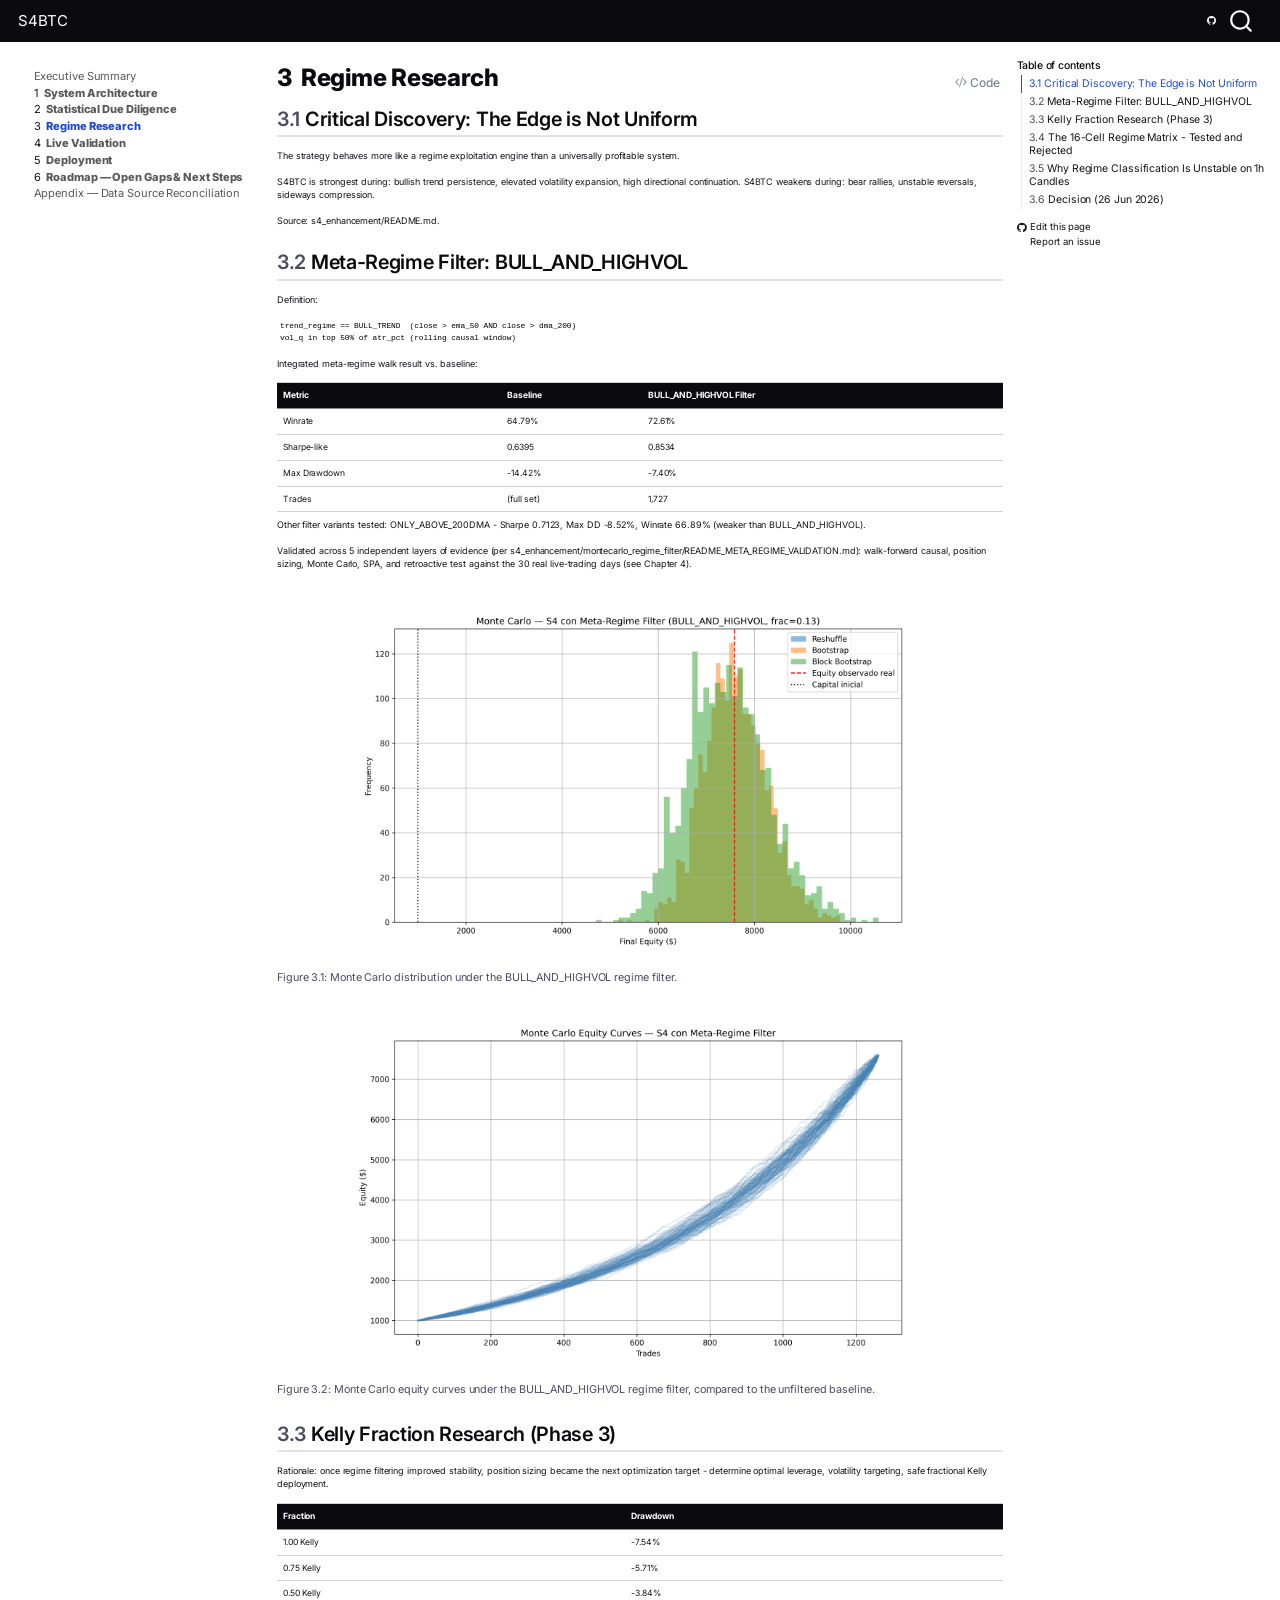
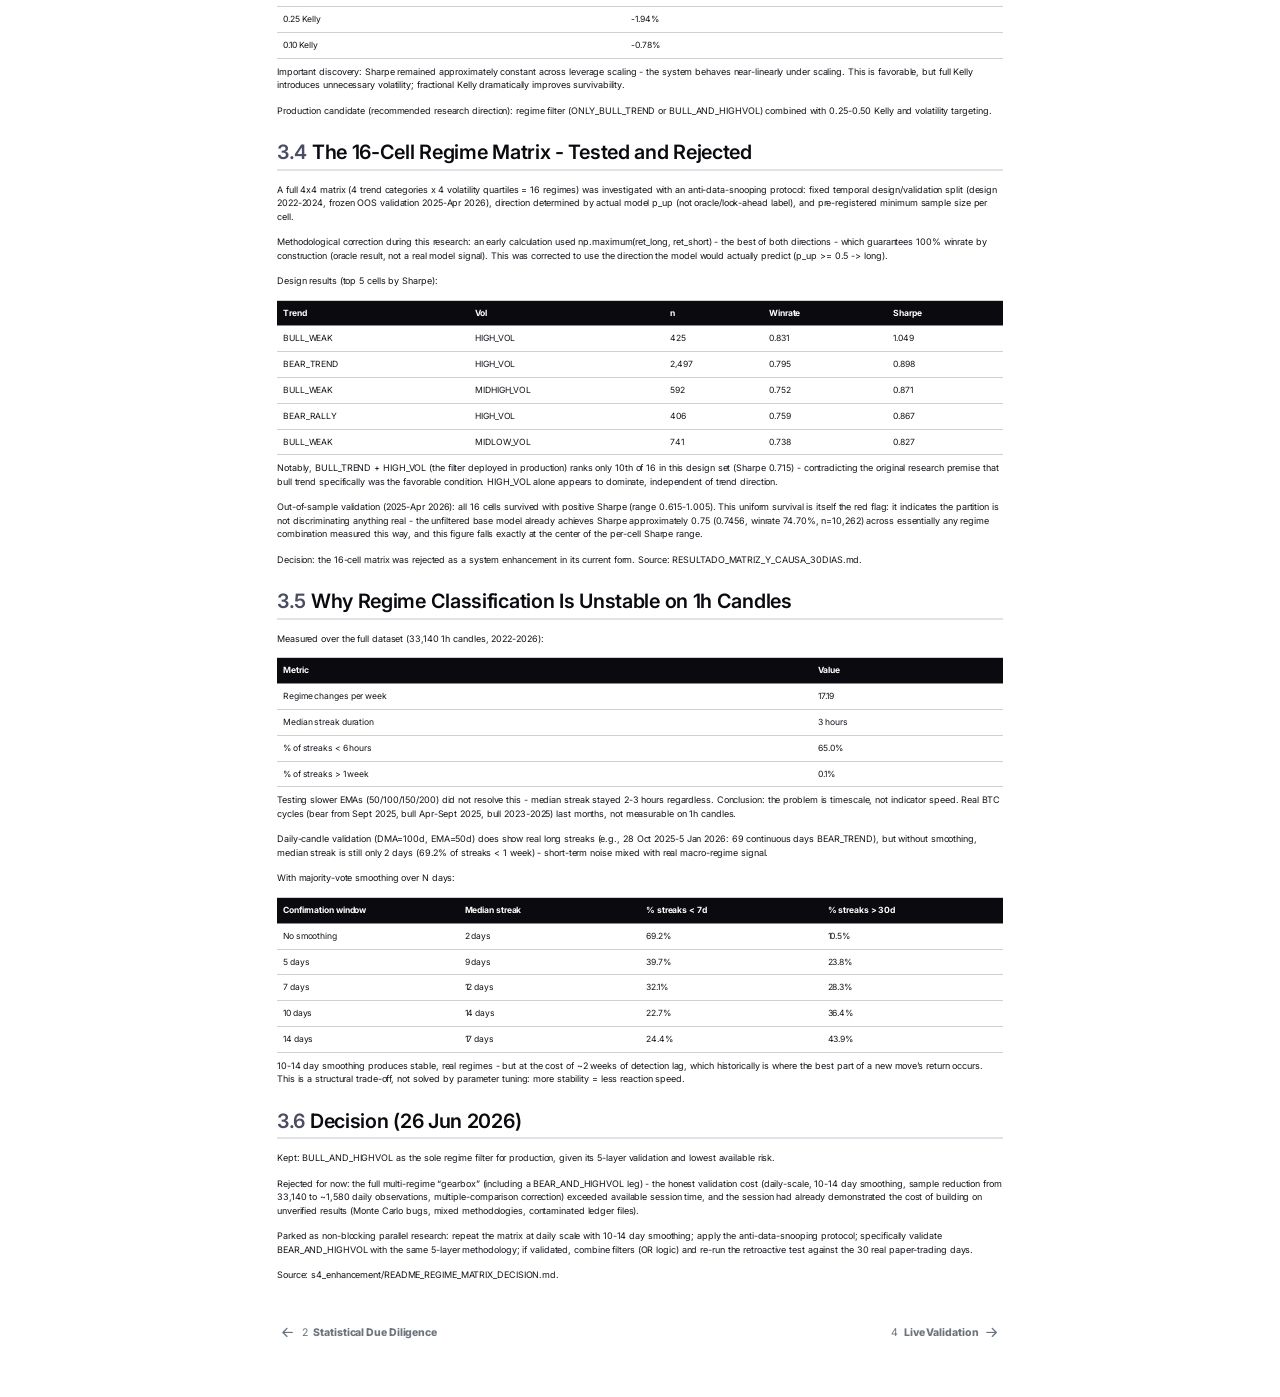
<file: 03-regime-research.html>
<!DOCTYPE html>
<html xmlns="http://www.w3.org/1999/xhtml" lang="en" xml:lang="en"><head>

<meta charset="utf-8">
<meta name="generator" content="quarto-1.6.39">

<meta name="viewport" content="width=device-width, initial-scale=1.0, user-scalable=yes">


<title>3&nbsp; Regime Research – S4BTC</title>
<style>
code{white-space: pre-wrap;}
span.smallcaps{font-variant: small-caps;}
div.columns{display: flex; gap: min(4vw, 1.5em);}
div.column{flex: auto; overflow-x: auto;}
div.hanging-indent{margin-left: 1.5em; text-indent: -1.5em;}
ul.task-list{list-style: none;}
ul.task-list li input[type="checkbox"] {
  width: 0.8em;
  margin: 0 0.8em 0.2em -1em; /* quarto-specific, see https://github.com/quarto-dev/quarto-cli/issues/4556 */ 
  vertical-align: middle;
}
/* CSS for syntax highlighting */
pre > code.sourceCode { white-space: pre; position: relative; }
pre > code.sourceCode > span { line-height: 1.25; }
pre > code.sourceCode > span:empty { height: 1.2em; }
.sourceCode { overflow: visible; }
code.sourceCode > span { color: inherit; text-decoration: inherit; }
div.sourceCode { margin: 1em 0; }
pre.sourceCode { margin: 0; }
@media screen {
div.sourceCode { overflow: auto; }
}
@media print {
pre > code.sourceCode { white-space: pre-wrap; }
pre > code.sourceCode > span { display: inline-block; text-indent: -5em; padding-left: 5em; }
}
pre.numberSource code
  { counter-reset: source-line 0; }
pre.numberSource code > span
  { position: relative; left: -4em; counter-increment: source-line; }
pre.numberSource code > span > a:first-child::before
  { content: counter(source-line);
    position: relative; left: -1em; text-align: right; vertical-align: baseline;
    border: none; display: inline-block;
    -webkit-touch-callout: none; -webkit-user-select: none;
    -khtml-user-select: none; -moz-user-select: none;
    -ms-user-select: none; user-select: none;
    padding: 0 4px; width: 4em;
  }
pre.numberSource { margin-left: 3em;  padding-left: 4px; }
div.sourceCode
  {   }
@media screen {
pre > code.sourceCode > span > a:first-child::before { text-decoration: underline; }
}
</style>


<script src="site_libs/quarto-nav/quarto-nav.js"></script>
<script src="site_libs/quarto-nav/headroom.min.js"></script>
<script src="site_libs/clipboard/clipboard.min.js"></script>
<script src="site_libs/quarto-search/autocomplete.umd.js"></script>
<script src="site_libs/quarto-search/fuse.min.js"></script>
<script src="site_libs/quarto-search/quarto-search.js"></script>
<meta name="quarto:offset" content="./">
<link href="./04-live-validation.html" rel="next">
<link href="./02-statistical-due-diligence.html" rel="prev">
<script src="site_libs/quarto-html/quarto.js"></script>
<script src="site_libs/quarto-html/popper.min.js"></script>
<script src="site_libs/quarto-html/tippy.umd.min.js"></script>
<script src="site_libs/quarto-html/anchor.min.js"></script>
<link href="site_libs/quarto-html/tippy.css" rel="stylesheet">
<link href="site_libs/quarto-html/quarto-syntax-highlighting-0626ff4d7a71b55c8707dcae1d04a9b6.css" rel="stylesheet" id="quarto-text-highlighting-styles">
<script src="site_libs/bootstrap/bootstrap.min.js"></script>
<link href="site_libs/bootstrap/bootstrap-icons.css" rel="stylesheet">
<link href="site_libs/bootstrap/bootstrap-0f1d7832f862a9a05de4b1f937104ab7.min.css" rel="stylesheet" append-hash="true" id="quarto-bootstrap" data-mode="light">
<script id="quarto-search-options" type="application/json">{
  "location": "navbar",
  "copy-button": false,
  "collapse-after": 3,
  "panel-placement": "end",
  "type": "overlay",
  "limit": 50,
  "keyboard-shortcut": [
    "f",
    "/",
    "s"
  ],
  "show-item-context": false,
  "language": {
    "search-no-results-text": "No results",
    "search-matching-documents-text": "matching documents",
    "search-copy-link-title": "Copy link to search",
    "search-hide-matches-text": "Hide additional matches",
    "search-more-match-text": "more match in this document",
    "search-more-matches-text": "more matches in this document",
    "search-clear-button-title": "Clear",
    "search-text-placeholder": "",
    "search-detached-cancel-button-title": "Cancel",
    "search-submit-button-title": "Submit",
    "search-label": "Search"
  }
}</script>
<style>html{ scroll-behavior: smooth; }</style>


</head>

<body class="nav-sidebar floating nav-fixed">

<div id="quarto-search-results"></div>
  <header id="quarto-header" class="headroom fixed-top">
    <nav class="navbar navbar-expand-lg " data-bs-theme="dark">
      <div class="navbar-container container-fluid">
      <div class="navbar-brand-container mx-auto">
    <a class="navbar-brand" href="./index.html">
    <span class="navbar-title">S4BTC</span>
    </a>
  </div>
        <div class="quarto-navbar-tools tools-end">
    <a href="https://github.com/erictvillarreal/RoboTrader812" title="Source Code" class="quarto-navigation-tool px-1" aria-label="Source Code"><i class="bi bi-github"></i></a>
</div>
          <div id="quarto-search" class="" title="Search"></div>
      </div> <!-- /container-fluid -->
    </nav>
  <nav class="quarto-secondary-nav">
    <div class="container-fluid d-flex">
      <button type="button" class="quarto-btn-toggle btn" data-bs-toggle="collapse" role="button" data-bs-target=".quarto-sidebar-collapse-item" aria-controls="quarto-sidebar" aria-expanded="false" aria-label="Toggle sidebar navigation" onclick="if (window.quartoToggleHeadroom) { window.quartoToggleHeadroom(); }">
        <i class="bi bi-layout-text-sidebar-reverse"></i>
      </button>
        <nav class="quarto-page-breadcrumbs" aria-label="breadcrumb"><ol class="breadcrumb"><li class="breadcrumb-item"><a href="./03-regime-research.html"><span class="chapter-number">3</span>&nbsp; <span class="chapter-title">Regime Research</span></a></li></ol></nav>
        <a class="flex-grow-1" role="navigation" data-bs-toggle="collapse" data-bs-target=".quarto-sidebar-collapse-item" aria-controls="quarto-sidebar" aria-expanded="false" aria-label="Toggle sidebar navigation" onclick="if (window.quartoToggleHeadroom) { window.quartoToggleHeadroom(); }">      
        </a>
    </div>
  </nav>
</header>
<!-- content -->
<div id="quarto-content" class="quarto-container page-columns page-rows-contents page-layout-article page-navbar">
<!-- sidebar -->
  <nav id="quarto-sidebar" class="sidebar collapse collapse-horizontal quarto-sidebar-collapse-item sidebar-navigation floating overflow-auto">
    <div class="sidebar-menu-container"> 
    <ul class="list-unstyled mt-1">
        <li class="sidebar-item">
  <div class="sidebar-item-container"> 
  <a href="./index.html" class="sidebar-item-text sidebar-link">
 <span class="menu-text">Executive Summary</span></a>
  </div>
</li>
        <li class="sidebar-item">
  <div class="sidebar-item-container"> 
  <a href="./01-architecture.html" class="sidebar-item-text sidebar-link">
 <span class="menu-text"><span class="chapter-number">1</span>&nbsp; <span class="chapter-title">System Architecture</span></span></a>
  </div>
</li>
        <li class="sidebar-item">
  <div class="sidebar-item-container"> 
  <a href="./02-statistical-due-diligence.html" class="sidebar-item-text sidebar-link">
 <span class="menu-text"><span class="chapter-number">2</span>&nbsp; <span class="chapter-title">Statistical Due Diligence</span></span></a>
  </div>
</li>
        <li class="sidebar-item">
  <div class="sidebar-item-container"> 
  <a href="./03-regime-research.html" class="sidebar-item-text sidebar-link active">
 <span class="menu-text"><span class="chapter-number">3</span>&nbsp; <span class="chapter-title">Regime Research</span></span></a>
  </div>
</li>
        <li class="sidebar-item">
  <div class="sidebar-item-container"> 
  <a href="./04-live-validation.html" class="sidebar-item-text sidebar-link">
 <span class="menu-text"><span class="chapter-number">4</span>&nbsp; <span class="chapter-title">Live Validation</span></span></a>
  </div>
</li>
        <li class="sidebar-item">
  <div class="sidebar-item-container"> 
  <a href="./05-deployment.html" class="sidebar-item-text sidebar-link">
 <span class="menu-text"><span class="chapter-number">5</span>&nbsp; <span class="chapter-title">Deployment</span></span></a>
  </div>
</li>
        <li class="sidebar-item">
  <div class="sidebar-item-container"> 
  <a href="./06-roadmap.html" class="sidebar-item-text sidebar-link">
 <span class="menu-text"><span class="chapter-number">6</span>&nbsp; <span class="chapter-title">Roadmap — Open Gaps &amp; Next Steps</span></span></a>
  </div>
</li>
        <li class="sidebar-item">
  <div class="sidebar-item-container"> 
  <a href="./99-appendix-data-sources.html" class="sidebar-item-text sidebar-link">
 <span class="menu-text">Appendix — Data Source Reconciliation</span></a>
  </div>
</li>
    </ul>
    </div>
</nav>
<div id="quarto-sidebar-glass" class="quarto-sidebar-collapse-item" data-bs-toggle="collapse" data-bs-target=".quarto-sidebar-collapse-item"></div>
<!-- margin-sidebar -->
    <div id="quarto-margin-sidebar" class="sidebar margin-sidebar">
        <nav id="TOC" role="doc-toc" class="toc-active">
    <h2 id="toc-title">Table of contents</h2>
   
  <ul>
  <li><a href="#critical-discovery-the-edge-is-not-uniform" id="toc-critical-discovery-the-edge-is-not-uniform" class="nav-link active" data-scroll-target="#critical-discovery-the-edge-is-not-uniform"><span class="header-section-number">3.1</span> Critical Discovery: The Edge is Not Uniform</a></li>
  <li><a href="#meta-regime-filter-bull_and_highvol" id="toc-meta-regime-filter-bull_and_highvol" class="nav-link" data-scroll-target="#meta-regime-filter-bull_and_highvol"><span class="header-section-number">3.2</span> Meta-Regime Filter: BULL_AND_HIGHVOL</a></li>
  <li><a href="#kelly-fraction-research-phase-3" id="toc-kelly-fraction-research-phase-3" class="nav-link" data-scroll-target="#kelly-fraction-research-phase-3"><span class="header-section-number">3.3</span> Kelly Fraction Research (Phase 3)</a></li>
  <li><a href="#the-16-cell-regime-matrix---tested-and-rejected" id="toc-the-16-cell-regime-matrix---tested-and-rejected" class="nav-link" data-scroll-target="#the-16-cell-regime-matrix---tested-and-rejected"><span class="header-section-number">3.4</span> The 16-Cell Regime Matrix - Tested and Rejected</a></li>
  <li><a href="#why-regime-classification-is-unstable-on-1h-candles" id="toc-why-regime-classification-is-unstable-on-1h-candles" class="nav-link" data-scroll-target="#why-regime-classification-is-unstable-on-1h-candles"><span class="header-section-number">3.5</span> Why Regime Classification Is Unstable on 1h Candles</a></li>
  <li><a href="#decision-26-jun-2026" id="toc-decision-26-jun-2026" class="nav-link" data-scroll-target="#decision-26-jun-2026"><span class="header-section-number">3.6</span> Decision (26 Jun 2026)</a></li>
  </ul>
<div class="toc-actions"><ul><li><a href="https://github.com/erictvillarreal/RoboTrader812/edit/main/03-regime-research.qmd" class="toc-action"><i class="bi bi-github"></i>Edit this page</a></li><li><a href="https://github.com/erictvillarreal/RoboTrader812/issues/new" class="toc-action"><i class="bi empty"></i>Report an issue</a></li></ul></div></nav>
    </div>
<!-- main -->
<main class="content" id="quarto-document-content">

<header id="title-block-header" class="quarto-title-block default">
<div class="quarto-title">
<div class="quarto-title-block"><div><h1 class="title"><span class="chapter-number">3</span>&nbsp; <span class="chapter-title">Regime Research</span></h1><button type="button" class="btn code-tools-button" id="quarto-code-tools-source"><i class="bi"></i> Code</button></div></div>
</div>



<div class="quarto-title-meta">

    
  
    
  </div>
  


</header>


<section id="critical-discovery-the-edge-is-not-uniform" class="level2" data-number="3.1">
<h2 data-number="3.1" class="anchored" data-anchor-id="critical-discovery-the-edge-is-not-uniform"><span class="header-section-number">3.1</span> Critical Discovery: The Edge is Not Uniform</h2>
<p>The strategy behaves more like a regime exploitation engine than a universally profitable system.</p>
<p>S4BTC is strongest during: bullish trend persistence, elevated volatility expansion, high directional continuation. S4BTC weakens during: bear rallies, unstable reversals, sideways compression.</p>
<p>Source: s4_enhancement/README.md.</p>
</section>
<section id="meta-regime-filter-bull_and_highvol" class="level2" data-number="3.2">
<h2 data-number="3.2" class="anchored" data-anchor-id="meta-regime-filter-bull_and_highvol"><span class="header-section-number">3.2</span> Meta-Regime Filter: BULL_AND_HIGHVOL</h2>
<p>Definition:</p>
<pre><code>trend_regime == BULL_TREND  (close &gt; ema_50 AND close &gt; dma_200)
vol_q in top 50% of atr_pct (rolling causal window)</code></pre>
<p>Integrated meta-regime walk result vs.&nbsp;baseline:</p>
<table class="caption-top table">
<thead>
<tr class="header">
<th>Metric</th>
<th>Baseline</th>
<th>BULL_AND_HIGHVOL Filter</th>
</tr>
</thead>
<tbody>
<tr class="odd">
<td>Winrate</td>
<td>64.79%</td>
<td>72.61%</td>
</tr>
<tr class="even">
<td>Sharpe-like</td>
<td>0.6395</td>
<td>0.8534</td>
</tr>
<tr class="odd">
<td>Max Drawdown</td>
<td>-14.42%</td>
<td>-7.40%</td>
</tr>
<tr class="even">
<td>Trades</td>
<td>(full set)</td>
<td>1,727</td>
</tr>
</tbody>
</table>
<p>Other filter variants tested: ONLY_ABOVE_200DMA - Sharpe 0.7123, Max DD -8.52%, Winrate 66.89% (weaker than BULL_AND_HIGHVOL).</p>
<p>Validated across 5 independent layers of evidence (per s4_enhancement/montecarlo_regime_filter/README_META_REGIME_VALIDATION.md): walk-forward causal, position sizing, Monte Carlo, SPA, and retroactive test against the 30 real live-trading days (see Chapter 4).</p>
<div id="fig-mc-dist-regime" class="quarto-float quarto-figure quarto-figure-center anchored">
<figure class="quarto-float quarto-float-fig figure">
<div aria-describedby="fig-mc-dist-regime-caption-0ceaefa1-69ba-4598-a22c-09a6ac19f8ca">
<img src="images/montecarlo_distribution_regime_filter.png" class="img-fluid figure-img" style="width:90.0%">
</div>
<figcaption class="quarto-float-caption-bottom quarto-float-caption quarto-float-fig" id="fig-mc-dist-regime-caption-0ceaefa1-69ba-4598-a22c-09a6ac19f8ca">
Figure&nbsp;3.1: Monte Carlo distribution under the BULL_AND_HIGHVOL regime filter.
</figcaption>
</figure>
</div>
<div id="fig-mc-equity-regime" class="quarto-float quarto-figure quarto-figure-center anchored">
<figure class="quarto-float quarto-float-fig figure">
<div aria-describedby="fig-mc-equity-regime-caption-0ceaefa1-69ba-4598-a22c-09a6ac19f8ca">
<img src="images/montecarlo_equity_curves_regime_filter.png" class="img-fluid figure-img" style="width:90.0%">
</div>
<figcaption class="quarto-float-caption-bottom quarto-float-caption quarto-float-fig" id="fig-mc-equity-regime-caption-0ceaefa1-69ba-4598-a22c-09a6ac19f8ca">
Figure&nbsp;3.2: Monte Carlo equity curves under the BULL_AND_HIGHVOL regime filter, compared to the unfiltered baseline.
</figcaption>
</figure>
</div>
</section>
<section id="kelly-fraction-research-phase-3" class="level2" data-number="3.3">
<h2 data-number="3.3" class="anchored" data-anchor-id="kelly-fraction-research-phase-3"><span class="header-section-number">3.3</span> Kelly Fraction Research (Phase 3)</h2>
<p>Rationale: once regime filtering improved stability, position sizing became the next optimization target - determine optimal leverage, volatility targeting, safe fractional Kelly deployment.</p>
<table class="caption-top table">
<thead>
<tr class="header">
<th>Fraction</th>
<th>Drawdown</th>
</tr>
</thead>
<tbody>
<tr class="odd">
<td>1.00 Kelly</td>
<td>-7.54%</td>
</tr>
<tr class="even">
<td>0.75 Kelly</td>
<td>-5.71%</td>
</tr>
<tr class="odd">
<td>0.50 Kelly</td>
<td>-3.84%</td>
</tr>
<tr class="even">
<td>0.25 Kelly</td>
<td>-1.94%</td>
</tr>
<tr class="odd">
<td>0.10 Kelly</td>
<td>-0.78%</td>
</tr>
</tbody>
</table>
<p>Important discovery: Sharpe remained approximately constant across leverage scaling - the system behaves near-linearly under scaling. This is favorable, but full Kelly introduces unnecessary volatility; fractional Kelly dramatically improves survivability.</p>
<p>Production candidate (recommended research direction): regime filter (ONLY_BULL_TREND or BULL_AND_HIGHVOL) combined with 0.25-0.50 Kelly and volatility targeting.</p>
</section>
<section id="the-16-cell-regime-matrix---tested-and-rejected" class="level2" data-number="3.4">
<h2 data-number="3.4" class="anchored" data-anchor-id="the-16-cell-regime-matrix---tested-and-rejected"><span class="header-section-number">3.4</span> The 16-Cell Regime Matrix - Tested and Rejected</h2>
<p>A full 4x4 matrix (4 trend categories x 4 volatility quartiles = 16 regimes) was investigated with an anti-data-snooping protocol: fixed temporal design/validation split (design 2022-2024, frozen OOS validation 2025-Apr 2026), direction determined by actual model p_up (not oracle/look-ahead label), and pre-registered minimum sample size per cell.</p>
<p>Methodological correction during this research: an early calculation used np.maximum(ret_long, ret_short) - the best of both directions - which guarantees 100% winrate by construction (oracle result, not a real model signal). This was corrected to use the direction the model would actually predict (p_up &gt;= 0.5 -&gt; long).</p>
<p>Design results (top 5 cells by Sharpe):</p>
<table class="caption-top table">
<thead>
<tr class="header">
<th>Trend</th>
<th>Vol</th>
<th>n</th>
<th>Winrate</th>
<th>Sharpe</th>
</tr>
</thead>
<tbody>
<tr class="odd">
<td>BULL_WEAK</td>
<td>HIGH_VOL</td>
<td>425</td>
<td>0.831</td>
<td>1.049</td>
</tr>
<tr class="even">
<td>BEAR_TREND</td>
<td>HIGH_VOL</td>
<td>2,497</td>
<td>0.795</td>
<td>0.898</td>
</tr>
<tr class="odd">
<td>BULL_WEAK</td>
<td>MIDHIGH_VOL</td>
<td>592</td>
<td>0.752</td>
<td>0.871</td>
</tr>
<tr class="even">
<td>BEAR_RALLY</td>
<td>HIGH_VOL</td>
<td>406</td>
<td>0.759</td>
<td>0.867</td>
</tr>
<tr class="odd">
<td>BULL_WEAK</td>
<td>MIDLOW_VOL</td>
<td>741</td>
<td>0.738</td>
<td>0.827</td>
</tr>
</tbody>
</table>
<p>Notably, BULL_TREND + HIGH_VOL (the filter deployed in production) ranks only 10th of 16 in this design set (Sharpe 0.715) - contradicting the original research premise that bull trend specifically was the favorable condition. HIGH_VOL alone appears to dominate, independent of trend direction.</p>
<p>Out-of-sample validation (2025-Apr 2026): all 16 cells survived with positive Sharpe (range 0.615-1.005). This uniform survival is itself the red flag: it indicates the partition is not discriminating anything real - the unfiltered base model already achieves Sharpe approximately 0.75 (0.7456, winrate 74.70%, n=10,262) across essentially any regime combination measured this way, and this figure falls exactly at the center of the per-cell Sharpe range.</p>
<p>Decision: the 16-cell matrix was rejected as a system enhancement in its current form. Source: RESULTADO_MATRIZ_Y_CAUSA_30DIAS.md.</p>
</section>
<section id="why-regime-classification-is-unstable-on-1h-candles" class="level2" data-number="3.5">
<h2 data-number="3.5" class="anchored" data-anchor-id="why-regime-classification-is-unstable-on-1h-candles"><span class="header-section-number">3.5</span> Why Regime Classification Is Unstable on 1h Candles</h2>
<p>Measured over the full dataset (33,140 1h candles, 2022-2026):</p>
<table class="caption-top table">
<thead>
<tr class="header">
<th>Metric</th>
<th>Value</th>
</tr>
</thead>
<tbody>
<tr class="odd">
<td>Regime changes per week</td>
<td>17.19</td>
</tr>
<tr class="even">
<td>Median streak duration</td>
<td>3 hours</td>
</tr>
<tr class="odd">
<td>% of streaks &lt; 6 hours</td>
<td>65.0%</td>
</tr>
<tr class="even">
<td>% of streaks &gt; 1 week</td>
<td>0.1%</td>
</tr>
</tbody>
</table>
<p>Testing slower EMAs (50/100/150/200) did not resolve this - median streak stayed 2-3 hours regardless. Conclusion: the problem is timescale, not indicator speed. Real BTC cycles (bear from Sept 2025, bull Apr-Sept 2025, bull 2023-2025) last months, not measurable on 1h candles.</p>
<p>Daily-candle validation (DMA=100d, EMA=50d) does show real long streaks (e.g., 28 Oct 2025-5 Jan 2026: 69 continuous days BEAR_TREND), but without smoothing, median streak is still only 2 days (69.2% of streaks &lt; 1 week) - short-term noise mixed with real macro-regime signal.</p>
<p>With majority-vote smoothing over N days:</p>
<table class="caption-top table">
<colgroup>
<col style="width: 25%">
<col style="width: 25%">
<col style="width: 25%">
<col style="width: 25%">
</colgroup>
<thead>
<tr class="header">
<th>Confirmation window</th>
<th>Median streak</th>
<th>% streaks &lt; 7d</th>
<th>% streaks &gt; 30d</th>
</tr>
</thead>
<tbody>
<tr class="odd">
<td>No smoothing</td>
<td>2 days</td>
<td>69.2%</td>
<td>10.5%</td>
</tr>
<tr class="even">
<td>5 days</td>
<td>9 days</td>
<td>39.7%</td>
<td>23.8%</td>
</tr>
<tr class="odd">
<td>7 days</td>
<td>12 days</td>
<td>32.1%</td>
<td>28.3%</td>
</tr>
<tr class="even">
<td>10 days</td>
<td>14 days</td>
<td>22.7%</td>
<td>36.4%</td>
</tr>
<tr class="odd">
<td>14 days</td>
<td>17 days</td>
<td>24.4%</td>
<td>43.9%</td>
</tr>
</tbody>
</table>
<p>10-14 day smoothing produces stable, real regimes - but at the cost of ~2 weeks of detection lag, which historically is where the best part of a new move’s return occurs. This is a structural trade-off, not solved by parameter tuning: more stability = less reaction speed.</p>
</section>
<section id="decision-26-jun-2026" class="level2" data-number="3.6">
<h2 data-number="3.6" class="anchored" data-anchor-id="decision-26-jun-2026"><span class="header-section-number">3.6</span> Decision (26 Jun 2026)</h2>
<p>Kept: BULL_AND_HIGHVOL as the sole regime filter for production, given its 5-layer validation and lowest available risk.</p>
<p>Rejected for now: the full multi-regime “gearbox” (including a BEAR_AND_HIGHVOL leg) - the honest validation cost (daily-scale, 10-14 day smoothing, sample reduction from 33,140 to ~1,580 daily observations, multiple-comparison correction) exceeded available session time, and the session had already demonstrated the cost of building on unverified results (Monte Carlo bugs, mixed methodologies, contaminated ledger files).</p>
<p>Parked as non-blocking parallel research: repeat the matrix at daily scale with 10-14 day smoothing; apply the anti-data-snooping protocol; specifically validate BEAR_AND_HIGHVOL with the same 5-layer methodology; if validated, combine filters (OR logic) and re-run the retroactive test against the 30 real paper-trading days.</p>
<p>Source: s4_enhancement/README_REGIME_MATRIX_DECISION.md.</p>


<!-- -->

</section>

</main> <!-- /main -->
<script id="quarto-html-after-body" type="application/javascript">
window.document.addEventListener("DOMContentLoaded", function (event) {
  const toggleBodyColorMode = (bsSheetEl) => {
    const mode = bsSheetEl.getAttribute("data-mode");
    const bodyEl = window.document.querySelector("body");
    if (mode === "dark") {
      bodyEl.classList.add("quarto-dark");
      bodyEl.classList.remove("quarto-light");
    } else {
      bodyEl.classList.add("quarto-light");
      bodyEl.classList.remove("quarto-dark");
    }
  }
  const toggleBodyColorPrimary = () => {
    const bsSheetEl = window.document.querySelector("link#quarto-bootstrap");
    if (bsSheetEl) {
      toggleBodyColorMode(bsSheetEl);
    }
  }
  toggleBodyColorPrimary();  
  const icon = "";
  const anchorJS = new window.AnchorJS();
  anchorJS.options = {
    placement: 'right',
    icon: icon
  };
  anchorJS.add('.anchored');
  const isCodeAnnotation = (el) => {
    for (const clz of el.classList) {
      if (clz.startsWith('code-annotation-')) {                     
        return true;
      }
    }
    return false;
  }
  const onCopySuccess = function(e) {
    // button target
    const button = e.trigger;
    // don't keep focus
    button.blur();
    // flash "checked"
    button.classList.add('code-copy-button-checked');
    var currentTitle = button.getAttribute("title");
    button.setAttribute("title", "Copied!");
    let tooltip;
    if (window.bootstrap) {
      button.setAttribute("data-bs-toggle", "tooltip");
      button.setAttribute("data-bs-placement", "left");
      button.setAttribute("data-bs-title", "Copied!");
      tooltip = new bootstrap.Tooltip(button, 
        { trigger: "manual", 
          customClass: "code-copy-button-tooltip",
          offset: [0, -8]});
      tooltip.show();    
    }
    setTimeout(function() {
      if (tooltip) {
        tooltip.hide();
        button.removeAttribute("data-bs-title");
        button.removeAttribute("data-bs-toggle");
        button.removeAttribute("data-bs-placement");
      }
      button.setAttribute("title", currentTitle);
      button.classList.remove('code-copy-button-checked');
    }, 1000);
    // clear code selection
    e.clearSelection();
  }
  const getTextToCopy = function(trigger) {
      const codeEl = trigger.previousElementSibling.cloneNode(true);
      for (const childEl of codeEl.children) {
        if (isCodeAnnotation(childEl)) {
          childEl.remove();
        }
      }
      return codeEl.innerText;
  }
  const clipboard = new window.ClipboardJS('.code-copy-button:not([data-in-quarto-modal])', {
    text: getTextToCopy
  });
  clipboard.on('success', onCopySuccess);
  if (window.document.getElementById('quarto-embedded-source-code-modal')) {
    const clipboardModal = new window.ClipboardJS('.code-copy-button[data-in-quarto-modal]', {
      text: getTextToCopy,
      container: window.document.getElementById('quarto-embedded-source-code-modal')
    });
    clipboardModal.on('success', onCopySuccess);
  }
  const viewSource = window.document.getElementById('quarto-view-source') ||
                     window.document.getElementById('quarto-code-tools-source');
  if (viewSource) {
    const sourceUrl = viewSource.getAttribute("data-quarto-source-url");
    viewSource.addEventListener("click", function(e) {
      if (sourceUrl) {
        // rstudio viewer pane
        if (/\bcapabilities=\b/.test(window.location)) {
          window.open(sourceUrl);
        } else {
          window.location.href = sourceUrl;
        }
      } else {
        const modal = new bootstrap.Modal(document.getElementById('quarto-embedded-source-code-modal'));
        modal.show();
      }
      return false;
    });
  }
  function toggleCodeHandler(show) {
    return function(e) {
      const detailsSrc = window.document.querySelectorAll(".cell > details > .sourceCode");
      for (let i=0; i<detailsSrc.length; i++) {
        const details = detailsSrc[i].parentElement;
        if (show) {
          details.open = true;
        } else {
          details.removeAttribute("open");
        }
      }
      const cellCodeDivs = window.document.querySelectorAll(".cell > .sourceCode");
      const fromCls = show ? "hidden" : "unhidden";
      const toCls = show ? "unhidden" : "hidden";
      for (let i=0; i<cellCodeDivs.length; i++) {
        const codeDiv = cellCodeDivs[i];
        if (codeDiv.classList.contains(fromCls)) {
          codeDiv.classList.remove(fromCls);
          codeDiv.classList.add(toCls);
        } 
      }
      return false;
    }
  }
  const hideAllCode = window.document.getElementById("quarto-hide-all-code");
  if (hideAllCode) {
    hideAllCode.addEventListener("click", toggleCodeHandler(false));
  }
  const showAllCode = window.document.getElementById("quarto-show-all-code");
  if (showAllCode) {
    showAllCode.addEventListener("click", toggleCodeHandler(true));
  }
    var localhostRegex = new RegExp(/^(?:http|https):\/\/localhost\:?[0-9]*\//);
    var mailtoRegex = new RegExp(/^mailto:/);
      var filterRegex = new RegExp('/' + window.location.host + '/');
    var isInternal = (href) => {
        return filterRegex.test(href) || localhostRegex.test(href) || mailtoRegex.test(href);
    }
    // Inspect non-navigation links and adorn them if external
 	var links = window.document.querySelectorAll('a[href]:not(.nav-link):not(.navbar-brand):not(.toc-action):not(.sidebar-link):not(.sidebar-item-toggle):not(.pagination-link):not(.no-external):not([aria-hidden]):not(.dropdown-item):not(.quarto-navigation-tool):not(.about-link)');
    for (var i=0; i<links.length; i++) {
      const link = links[i];
      if (!isInternal(link.href)) {
        // undo the damage that might have been done by quarto-nav.js in the case of
        // links that we want to consider external
        if (link.dataset.originalHref !== undefined) {
          link.href = link.dataset.originalHref;
        }
      }
    }
  function tippyHover(el, contentFn, onTriggerFn, onUntriggerFn) {
    const config = {
      allowHTML: true,
      maxWidth: 500,
      delay: 100,
      arrow: false,
      appendTo: function(el) {
          return el.parentElement;
      },
      interactive: true,
      interactiveBorder: 10,
      theme: 'quarto',
      placement: 'bottom-start',
    };
    if (contentFn) {
      config.content = contentFn;
    }
    if (onTriggerFn) {
      config.onTrigger = onTriggerFn;
    }
    if (onUntriggerFn) {
      config.onUntrigger = onUntriggerFn;
    }
    window.tippy(el, config); 
  }
  const noterefs = window.document.querySelectorAll('a[role="doc-noteref"]');
  for (var i=0; i<noterefs.length; i++) {
    const ref = noterefs[i];
    tippyHover(ref, function() {
      // use id or data attribute instead here
      let href = ref.getAttribute('data-footnote-href') || ref.getAttribute('href');
      try { href = new URL(href).hash; } catch {}
      const id = href.replace(/^#\/?/, "");
      const note = window.document.getElementById(id);
      if (note) {
        return note.innerHTML;
      } else {
        return "";
      }
    });
  }
  const xrefs = window.document.querySelectorAll('a.quarto-xref');
  const processXRef = (id, note) => {
    // Strip column container classes
    const stripColumnClz = (el) => {
      el.classList.remove("page-full", "page-columns");
      if (el.children) {
        for (const child of el.children) {
          stripColumnClz(child);
        }
      }
    }
    stripColumnClz(note)
    if (id === null || id.startsWith('sec-')) {
      // Special case sections, only their first couple elements
      const container = document.createElement("div");
      if (note.children && note.children.length > 2) {
        container.appendChild(note.children[0].cloneNode(true));
        for (let i = 1; i < note.children.length; i++) {
          const child = note.children[i];
          if (child.tagName === "P" && child.innerText === "") {
            continue;
          } else {
            container.appendChild(child.cloneNode(true));
            break;
          }
        }
        if (window.Quarto?.typesetMath) {
          window.Quarto.typesetMath(container);
        }
        return container.innerHTML
      } else {
        if (window.Quarto?.typesetMath) {
          window.Quarto.typesetMath(note);
        }
        return note.innerHTML;
      }
    } else {
      // Remove any anchor links if they are present
      const anchorLink = note.querySelector('a.anchorjs-link');
      if (anchorLink) {
        anchorLink.remove();
      }
      if (window.Quarto?.typesetMath) {
        window.Quarto.typesetMath(note);
      }
      if (note.classList.contains("callout")) {
        return note.outerHTML;
      } else {
        return note.innerHTML;
      }
    }
  }
  for (var i=0; i<xrefs.length; i++) {
    const xref = xrefs[i];
    tippyHover(xref, undefined, function(instance) {
      instance.disable();
      let url = xref.getAttribute('href');
      let hash = undefined; 
      if (url.startsWith('#')) {
        hash = url;
      } else {
        try { hash = new URL(url).hash; } catch {}
      }
      if (hash) {
        const id = hash.replace(/^#\/?/, "");
        const note = window.document.getElementById(id);
        if (note !== null) {
          try {
            const html = processXRef(id, note.cloneNode(true));
            instance.setContent(html);
          } finally {
            instance.enable();
            instance.show();
          }
        } else {
          // See if we can fetch this
          fetch(url.split('#')[0])
          .then(res => res.text())
          .then(html => {
            const parser = new DOMParser();
            const htmlDoc = parser.parseFromString(html, "text/html");
            const note = htmlDoc.getElementById(id);
            if (note !== null) {
              const html = processXRef(id, note);
              instance.setContent(html);
            } 
          }).finally(() => {
            instance.enable();
            instance.show();
          });
        }
      } else {
        // See if we can fetch a full url (with no hash to target)
        // This is a special case and we should probably do some content thinning / targeting
        fetch(url)
        .then(res => res.text())
        .then(html => {
          const parser = new DOMParser();
          const htmlDoc = parser.parseFromString(html, "text/html");
          const note = htmlDoc.querySelector('main.content');
          if (note !== null) {
            // This should only happen for chapter cross references
            // (since there is no id in the URL)
            // remove the first header
            if (note.children.length > 0 && note.children[0].tagName === "HEADER") {
              note.children[0].remove();
            }
            const html = processXRef(null, note);
            instance.setContent(html);
          } 
        }).finally(() => {
          instance.enable();
          instance.show();
        });
      }
    }, function(instance) {
    });
  }
      let selectedAnnoteEl;
      const selectorForAnnotation = ( cell, annotation) => {
        let cellAttr = 'data-code-cell="' + cell + '"';
        let lineAttr = 'data-code-annotation="' +  annotation + '"';
        const selector = 'span[' + cellAttr + '][' + lineAttr + ']';
        return selector;
      }
      const selectCodeLines = (annoteEl) => {
        const doc = window.document;
        const targetCell = annoteEl.getAttribute("data-target-cell");
        const targetAnnotation = annoteEl.getAttribute("data-target-annotation");
        const annoteSpan = window.document.querySelector(selectorForAnnotation(targetCell, targetAnnotation));
        const lines = annoteSpan.getAttribute("data-code-lines").split(",");
        const lineIds = lines.map((line) => {
          return targetCell + "-" + line;
        })
        let top = null;
        let height = null;
        let parent = null;
        if (lineIds.length > 0) {
            //compute the position of the single el (top and bottom and make a div)
            const el = window.document.getElementById(lineIds[0]);
            top = el.offsetTop;
            height = el.offsetHeight;
            parent = el.parentElement.parentElement;
          if (lineIds.length > 1) {
            const lastEl = window.document.getElementById(lineIds[lineIds.length - 1]);
            const bottom = lastEl.offsetTop + lastEl.offsetHeight;
            height = bottom - top;
          }
          if (top !== null && height !== null && parent !== null) {
            // cook up a div (if necessary) and position it 
            let div = window.document.getElementById("code-annotation-line-highlight");
            if (div === null) {
              div = window.document.createElement("div");
              div.setAttribute("id", "code-annotation-line-highlight");
              div.style.position = 'absolute';
              parent.appendChild(div);
            }
            div.style.top = top - 2 + "px";
            div.style.height = height + 4 + "px";
            div.style.left = 0;
            let gutterDiv = window.document.getElementById("code-annotation-line-highlight-gutter");
            if (gutterDiv === null) {
              gutterDiv = window.document.createElement("div");
              gutterDiv.setAttribute("id", "code-annotation-line-highlight-gutter");
              gutterDiv.style.position = 'absolute';
              const codeCell = window.document.getElementById(targetCell);
              const gutter = codeCell.querySelector('.code-annotation-gutter');
              gutter.appendChild(gutterDiv);
            }
            gutterDiv.style.top = top - 2 + "px";
            gutterDiv.style.height = height + 4 + "px";
          }
          selectedAnnoteEl = annoteEl;
        }
      };
      const unselectCodeLines = () => {
        const elementsIds = ["code-annotation-line-highlight", "code-annotation-line-highlight-gutter"];
        elementsIds.forEach((elId) => {
          const div = window.document.getElementById(elId);
          if (div) {
            div.remove();
          }
        });
        selectedAnnoteEl = undefined;
      };
        // Handle positioning of the toggle
    window.addEventListener(
      "resize",
      throttle(() => {
        elRect = undefined;
        if (selectedAnnoteEl) {
          selectCodeLines(selectedAnnoteEl);
        }
      }, 10)
    );
    function throttle(fn, ms) {
    let throttle = false;
    let timer;
      return (...args) => {
        if(!throttle) { // first call gets through
            fn.apply(this, args);
            throttle = true;
        } else { // all the others get throttled
            if(timer) clearTimeout(timer); // cancel #2
            timer = setTimeout(() => {
              fn.apply(this, args);
              timer = throttle = false;
            }, ms);
        }
      };
    }
      // Attach click handler to the DT
      const annoteDls = window.document.querySelectorAll('dt[data-target-cell]');
      for (const annoteDlNode of annoteDls) {
        annoteDlNode.addEventListener('click', (event) => {
          const clickedEl = event.target;
          if (clickedEl !== selectedAnnoteEl) {
            unselectCodeLines();
            const activeEl = window.document.querySelector('dt[data-target-cell].code-annotation-active');
            if (activeEl) {
              activeEl.classList.remove('code-annotation-active');
            }
            selectCodeLines(clickedEl);
            clickedEl.classList.add('code-annotation-active');
          } else {
            // Unselect the line
            unselectCodeLines();
            clickedEl.classList.remove('code-annotation-active');
          }
        });
      }
  const findCites = (el) => {
    const parentEl = el.parentElement;
    if (parentEl) {
      const cites = parentEl.dataset.cites;
      if (cites) {
        return {
          el,
          cites: cites.split(' ')
        };
      } else {
        return findCites(el.parentElement)
      }
    } else {
      return undefined;
    }
  };
  var bibliorefs = window.document.querySelectorAll('a[role="doc-biblioref"]');
  for (var i=0; i<bibliorefs.length; i++) {
    const ref = bibliorefs[i];
    const citeInfo = findCites(ref);
    if (citeInfo) {
      tippyHover(citeInfo.el, function() {
        var popup = window.document.createElement('div');
        citeInfo.cites.forEach(function(cite) {
          var citeDiv = window.document.createElement('div');
          citeDiv.classList.add('hanging-indent');
          citeDiv.classList.add('csl-entry');
          var biblioDiv = window.document.getElementById('ref-' + cite);
          if (biblioDiv) {
            citeDiv.innerHTML = biblioDiv.innerHTML;
          }
          popup.appendChild(citeDiv);
        });
        return popup.innerHTML;
      });
    }
  }
});
</script>
<nav class="page-navigation">
  <div class="nav-page nav-page-previous">
      <a href="./02-statistical-due-diligence.html" class="pagination-link" aria-label="Statistical Due Diligence">
        <i class="bi bi-arrow-left-short"></i> <span class="nav-page-text"><span class="chapter-number">2</span>&nbsp; <span class="chapter-title">Statistical Due Diligence</span></span>
      </a>          
  </div>
  <div class="nav-page nav-page-next">
      <a href="./04-live-validation.html" class="pagination-link" aria-label="Live Validation">
        <span class="nav-page-text"><span class="chapter-number">4</span>&nbsp; <span class="chapter-title">Live Validation</span></span> <i class="bi bi-arrow-right-short"></i>
      </a>
  </div>
</nav><div class="modal fade" id="quarto-embedded-source-code-modal" tabindex="-1" aria-labelledby="quarto-embedded-source-code-modal-label" aria-hidden="true"><div class="modal-dialog modal-dialog-scrollable"><div class="modal-content"><div class="modal-header"><h5 class="modal-title" id="quarto-embedded-source-code-modal-label">Source Code</h5><button class="btn-close" data-bs-dismiss="modal"></button></div><div class="modal-body"><div class="">
<div class="sourceCode" id="cb2" data-shortcodes="false"><pre class="sourceCode markdown code-with-copy"><code class="sourceCode markdown"><span id="cb2-1"><a href="#cb2-1" aria-hidden="true" tabindex="-1"></a><span class="fu"># Regime Research</span></span>
<span id="cb2-2"><a href="#cb2-2" aria-hidden="true" tabindex="-1"></a></span>
<span id="cb2-3"><a href="#cb2-3" aria-hidden="true" tabindex="-1"></a><span class="fu">## Critical Discovery: The Edge is Not Uniform</span></span>
<span id="cb2-4"><a href="#cb2-4" aria-hidden="true" tabindex="-1"></a></span>
<span id="cb2-5"><a href="#cb2-5" aria-hidden="true" tabindex="-1"></a>The strategy behaves more like a regime exploitation engine than a universally profitable system.</span>
<span id="cb2-6"><a href="#cb2-6" aria-hidden="true" tabindex="-1"></a></span>
<span id="cb2-7"><a href="#cb2-7" aria-hidden="true" tabindex="-1"></a>S4BTC is strongest during: bullish trend persistence, elevated volatility expansion, high directional continuation.</span>
<span id="cb2-8"><a href="#cb2-8" aria-hidden="true" tabindex="-1"></a>S4BTC weakens during: bear rallies, unstable reversals, sideways compression.</span>
<span id="cb2-9"><a href="#cb2-9" aria-hidden="true" tabindex="-1"></a></span>
<span id="cb2-10"><a href="#cb2-10" aria-hidden="true" tabindex="-1"></a>Source: s4_enhancement/README.md.</span>
<span id="cb2-11"><a href="#cb2-11" aria-hidden="true" tabindex="-1"></a></span>
<span id="cb2-12"><a href="#cb2-12" aria-hidden="true" tabindex="-1"></a><span class="fu">## Meta-Regime Filter: BULL_AND_HIGHVOL</span></span>
<span id="cb2-13"><a href="#cb2-13" aria-hidden="true" tabindex="-1"></a></span>
<span id="cb2-14"><a href="#cb2-14" aria-hidden="true" tabindex="-1"></a>Definition:</span>
<span id="cb2-15"><a href="#cb2-15" aria-hidden="true" tabindex="-1"></a></span>
<span id="cb2-16"><a href="#cb2-16" aria-hidden="true" tabindex="-1"></a><span class="in">~~~</span></span>
<span id="cb2-17"><a href="#cb2-17" aria-hidden="true" tabindex="-1"></a><span class="in">trend_regime == BULL_TREND  (close &gt; ema_50 AND close &gt; dma_200)</span></span>
<span id="cb2-18"><a href="#cb2-18" aria-hidden="true" tabindex="-1"></a><span class="in">vol_q in top 50% of atr_pct (rolling causal window)</span></span>
<span id="cb2-19"><a href="#cb2-19" aria-hidden="true" tabindex="-1"></a><span class="in">~~~</span></span>
<span id="cb2-20"><a href="#cb2-20" aria-hidden="true" tabindex="-1"></a></span>
<span id="cb2-21"><a href="#cb2-21" aria-hidden="true" tabindex="-1"></a>Integrated meta-regime walk result vs. baseline:</span>
<span id="cb2-22"><a href="#cb2-22" aria-hidden="true" tabindex="-1"></a></span>
<span id="cb2-23"><a href="#cb2-23" aria-hidden="true" tabindex="-1"></a>| Metric | Baseline | BULL_AND_HIGHVOL Filter |</span>
<span id="cb2-24"><a href="#cb2-24" aria-hidden="true" tabindex="-1"></a>|---|---|---|</span>
<span id="cb2-25"><a href="#cb2-25" aria-hidden="true" tabindex="-1"></a>| Winrate | 64.79% | 72.61% |</span>
<span id="cb2-26"><a href="#cb2-26" aria-hidden="true" tabindex="-1"></a>| Sharpe-like | 0.6395 | 0.8534 |</span>
<span id="cb2-27"><a href="#cb2-27" aria-hidden="true" tabindex="-1"></a>| Max Drawdown | -14.42% | -7.40% |</span>
<span id="cb2-28"><a href="#cb2-28" aria-hidden="true" tabindex="-1"></a>| Trades | (full set) | 1,727 |</span>
<span id="cb2-29"><a href="#cb2-29" aria-hidden="true" tabindex="-1"></a></span>
<span id="cb2-30"><a href="#cb2-30" aria-hidden="true" tabindex="-1"></a>Other filter variants tested: ONLY_ABOVE_200DMA - Sharpe 0.7123, Max DD -8.52%, Winrate 66.89% (weaker than BULL_AND_HIGHVOL).</span>
<span id="cb2-31"><a href="#cb2-31" aria-hidden="true" tabindex="-1"></a></span>
<span id="cb2-32"><a href="#cb2-32" aria-hidden="true" tabindex="-1"></a>Validated across 5 independent layers of evidence (per s4_enhancement/montecarlo_regime_filter/README_META_REGIME_VALIDATION.md): walk-forward causal, position sizing, Monte Carlo, SPA, and retroactive test against the 30 real live-trading days (see Chapter 4).</span>
<span id="cb2-33"><a href="#cb2-33" aria-hidden="true" tabindex="-1"></a></span>
<span id="cb2-34"><a href="#cb2-34" aria-hidden="true" tabindex="-1"></a><span class="al">![Monte Carlo distribution under the BULL_AND_HIGHVOL regime filter.](images/montecarlo_distribution_regime_filter.png)</span>{#fig-mc-dist-regime width=90%}</span>
<span id="cb2-35"><a href="#cb2-35" aria-hidden="true" tabindex="-1"></a></span>
<span id="cb2-36"><a href="#cb2-36" aria-hidden="true" tabindex="-1"></a><span class="al">![Monte Carlo equity curves under the BULL_AND_HIGHVOL regime filter, compared to the unfiltered baseline.](images/montecarlo_equity_curves_regime_filter.png)</span>{#fig-mc-equity-regime width=90%}</span>
<span id="cb2-37"><a href="#cb2-37" aria-hidden="true" tabindex="-1"></a></span>
<span id="cb2-38"><a href="#cb2-38" aria-hidden="true" tabindex="-1"></a><span class="fu">## Kelly Fraction Research (Phase 3)</span></span>
<span id="cb2-39"><a href="#cb2-39" aria-hidden="true" tabindex="-1"></a></span>
<span id="cb2-40"><a href="#cb2-40" aria-hidden="true" tabindex="-1"></a>Rationale: once regime filtering improved stability, position sizing became the next optimization target - determine optimal leverage, volatility targeting, safe fractional Kelly deployment.</span>
<span id="cb2-41"><a href="#cb2-41" aria-hidden="true" tabindex="-1"></a></span>
<span id="cb2-42"><a href="#cb2-42" aria-hidden="true" tabindex="-1"></a>| Fraction | Drawdown |</span>
<span id="cb2-43"><a href="#cb2-43" aria-hidden="true" tabindex="-1"></a>|---|---|</span>
<span id="cb2-44"><a href="#cb2-44" aria-hidden="true" tabindex="-1"></a>| 1.00 Kelly | -7.54% |</span>
<span id="cb2-45"><a href="#cb2-45" aria-hidden="true" tabindex="-1"></a>| 0.75 Kelly | -5.71% |</span>
<span id="cb2-46"><a href="#cb2-46" aria-hidden="true" tabindex="-1"></a>| 0.50 Kelly | -3.84% |</span>
<span id="cb2-47"><a href="#cb2-47" aria-hidden="true" tabindex="-1"></a>| 0.25 Kelly | -1.94% |</span>
<span id="cb2-48"><a href="#cb2-48" aria-hidden="true" tabindex="-1"></a>| 0.10 Kelly | -0.78% |</span>
<span id="cb2-49"><a href="#cb2-49" aria-hidden="true" tabindex="-1"></a></span>
<span id="cb2-50"><a href="#cb2-50" aria-hidden="true" tabindex="-1"></a>Important discovery: Sharpe remained approximately constant across leverage scaling - the system behaves near-linearly under scaling. This is favorable, but full Kelly introduces unnecessary volatility; fractional Kelly dramatically improves survivability.</span>
<span id="cb2-51"><a href="#cb2-51" aria-hidden="true" tabindex="-1"></a></span>
<span id="cb2-52"><a href="#cb2-52" aria-hidden="true" tabindex="-1"></a>Production candidate (recommended research direction): regime filter (ONLY_BULL_TREND or BULL_AND_HIGHVOL) combined with 0.25-0.50 Kelly and volatility targeting.</span>
<span id="cb2-53"><a href="#cb2-53" aria-hidden="true" tabindex="-1"></a></span>
<span id="cb2-54"><a href="#cb2-54" aria-hidden="true" tabindex="-1"></a><span class="fu">## The 16-Cell Regime Matrix - Tested and Rejected</span></span>
<span id="cb2-55"><a href="#cb2-55" aria-hidden="true" tabindex="-1"></a></span>
<span id="cb2-56"><a href="#cb2-56" aria-hidden="true" tabindex="-1"></a>A full 4x4 matrix (4 trend categories x 4 volatility quartiles = 16 regimes) was investigated with an anti-data-snooping protocol: fixed temporal design/validation split (design 2022-2024, frozen OOS validation 2025-Apr 2026), direction determined by actual model p_up (not oracle/look-ahead label), and pre-registered minimum sample size per cell.</span>
<span id="cb2-57"><a href="#cb2-57" aria-hidden="true" tabindex="-1"></a></span>
<span id="cb2-58"><a href="#cb2-58" aria-hidden="true" tabindex="-1"></a>Methodological correction during this research: an early calculation used np.maximum(ret_long, ret_short) - the best of both directions - which guarantees 100% winrate by construction (oracle result, not a real model signal). This was corrected to use the direction the model would actually predict (p_up &gt;= 0.5 -&gt; long).</span>
<span id="cb2-59"><a href="#cb2-59" aria-hidden="true" tabindex="-1"></a></span>
<span id="cb2-60"><a href="#cb2-60" aria-hidden="true" tabindex="-1"></a>Design results (top 5 cells by Sharpe):</span>
<span id="cb2-61"><a href="#cb2-61" aria-hidden="true" tabindex="-1"></a></span>
<span id="cb2-62"><a href="#cb2-62" aria-hidden="true" tabindex="-1"></a>| Trend | Vol | n | Winrate | Sharpe |</span>
<span id="cb2-63"><a href="#cb2-63" aria-hidden="true" tabindex="-1"></a>|---|---|---|---|---|</span>
<span id="cb2-64"><a href="#cb2-64" aria-hidden="true" tabindex="-1"></a>| BULL_WEAK | HIGH_VOL | 425 | 0.831 | 1.049 |</span>
<span id="cb2-65"><a href="#cb2-65" aria-hidden="true" tabindex="-1"></a>| BEAR_TREND | HIGH_VOL | 2,497 | 0.795 | 0.898 |</span>
<span id="cb2-66"><a href="#cb2-66" aria-hidden="true" tabindex="-1"></a>| BULL_WEAK | MIDHIGH_VOL | 592 | 0.752 | 0.871 |</span>
<span id="cb2-67"><a href="#cb2-67" aria-hidden="true" tabindex="-1"></a>| BEAR_RALLY | HIGH_VOL | 406 | 0.759 | 0.867 |</span>
<span id="cb2-68"><a href="#cb2-68" aria-hidden="true" tabindex="-1"></a>| BULL_WEAK | MIDLOW_VOL | 741 | 0.738 | 0.827 |</span>
<span id="cb2-69"><a href="#cb2-69" aria-hidden="true" tabindex="-1"></a></span>
<span id="cb2-70"><a href="#cb2-70" aria-hidden="true" tabindex="-1"></a>Notably, BULL_TREND + HIGH_VOL (the filter deployed in production) ranks only 10th of 16 in this design set (Sharpe 0.715) - contradicting the original research premise that bull trend specifically was the favorable condition. HIGH_VOL alone appears to dominate, independent of trend direction.</span>
<span id="cb2-71"><a href="#cb2-71" aria-hidden="true" tabindex="-1"></a></span>
<span id="cb2-72"><a href="#cb2-72" aria-hidden="true" tabindex="-1"></a>Out-of-sample validation (2025-Apr 2026): all 16 cells survived with positive Sharpe (range 0.615-1.005). This uniform survival is itself the red flag: it indicates the partition is not discriminating anything real - the unfiltered base model already achieves Sharpe approximately 0.75 (0.7456, winrate 74.70%, n=10,262) across essentially any regime combination measured this way, and this figure falls exactly at the center of the per-cell Sharpe range.</span>
<span id="cb2-73"><a href="#cb2-73" aria-hidden="true" tabindex="-1"></a></span>
<span id="cb2-74"><a href="#cb2-74" aria-hidden="true" tabindex="-1"></a>Decision: the 16-cell matrix was rejected as a system enhancement in its current form. Source: RESULTADO_MATRIZ_Y_CAUSA_30DIAS.md.</span>
<span id="cb2-75"><a href="#cb2-75" aria-hidden="true" tabindex="-1"></a></span>
<span id="cb2-76"><a href="#cb2-76" aria-hidden="true" tabindex="-1"></a><span class="fu">## Why Regime Classification Is Unstable on 1h Candles</span></span>
<span id="cb2-77"><a href="#cb2-77" aria-hidden="true" tabindex="-1"></a></span>
<span id="cb2-78"><a href="#cb2-78" aria-hidden="true" tabindex="-1"></a>Measured over the full dataset (33,140 1h candles, 2022-2026):</span>
<span id="cb2-79"><a href="#cb2-79" aria-hidden="true" tabindex="-1"></a></span>
<span id="cb2-80"><a href="#cb2-80" aria-hidden="true" tabindex="-1"></a>| Metric | Value |</span>
<span id="cb2-81"><a href="#cb2-81" aria-hidden="true" tabindex="-1"></a>|---|---|</span>
<span id="cb2-82"><a href="#cb2-82" aria-hidden="true" tabindex="-1"></a>| Regime changes per week | 17.19 |</span>
<span id="cb2-83"><a href="#cb2-83" aria-hidden="true" tabindex="-1"></a>| Median streak duration | 3 hours |</span>
<span id="cb2-84"><a href="#cb2-84" aria-hidden="true" tabindex="-1"></a>| % of streaks &lt; 6 hours | 65.0% |</span>
<span id="cb2-85"><a href="#cb2-85" aria-hidden="true" tabindex="-1"></a>| % of streaks &gt; 1 week | 0.1% |</span>
<span id="cb2-86"><a href="#cb2-86" aria-hidden="true" tabindex="-1"></a></span>
<span id="cb2-87"><a href="#cb2-87" aria-hidden="true" tabindex="-1"></a>Testing slower EMAs (50/100/150/200) did not resolve this - median streak stayed 2-3 hours regardless. Conclusion: the problem is timescale, not indicator speed. Real BTC cycles (bear from Sept 2025, bull Apr-Sept 2025, bull 2023-2025) last months, not measurable on 1h candles.</span>
<span id="cb2-88"><a href="#cb2-88" aria-hidden="true" tabindex="-1"></a></span>
<span id="cb2-89"><a href="#cb2-89" aria-hidden="true" tabindex="-1"></a>Daily-candle validation (DMA=100d, EMA=50d) does show real long streaks (e.g., 28 Oct 2025-5 Jan 2026: 69 continuous days BEAR_TREND), but without smoothing, median streak is still only 2 days (69.2% of streaks &lt; 1 week) - short-term noise mixed with real macro-regime signal.</span>
<span id="cb2-90"><a href="#cb2-90" aria-hidden="true" tabindex="-1"></a></span>
<span id="cb2-91"><a href="#cb2-91" aria-hidden="true" tabindex="-1"></a>With majority-vote smoothing over N days:</span>
<span id="cb2-92"><a href="#cb2-92" aria-hidden="true" tabindex="-1"></a></span>
<span id="cb2-93"><a href="#cb2-93" aria-hidden="true" tabindex="-1"></a>| Confirmation window | Median streak | % streaks &lt; 7d | % streaks &gt; 30d |</span>
<span id="cb2-94"><a href="#cb2-94" aria-hidden="true" tabindex="-1"></a>|---|---|---|---|</span>
<span id="cb2-95"><a href="#cb2-95" aria-hidden="true" tabindex="-1"></a>| No smoothing | 2 days | 69.2% | 10.5% |</span>
<span id="cb2-96"><a href="#cb2-96" aria-hidden="true" tabindex="-1"></a>| 5 days | 9 days | 39.7% | 23.8% |</span>
<span id="cb2-97"><a href="#cb2-97" aria-hidden="true" tabindex="-1"></a>| 7 days | 12 days | 32.1% | 28.3% |</span>
<span id="cb2-98"><a href="#cb2-98" aria-hidden="true" tabindex="-1"></a>| 10 days | 14 days | 22.7% | 36.4% |</span>
<span id="cb2-99"><a href="#cb2-99" aria-hidden="true" tabindex="-1"></a>| 14 days | 17 days | 24.4% | 43.9% |</span>
<span id="cb2-100"><a href="#cb2-100" aria-hidden="true" tabindex="-1"></a></span>
<span id="cb2-101"><a href="#cb2-101" aria-hidden="true" tabindex="-1"></a>10-14 day smoothing produces stable, real regimes - but at the cost of ~2 weeks of detection lag, which historically is where the best part of a new move's return occurs. This is a structural trade-off, not solved by parameter tuning: more stability = less reaction speed.</span>
<span id="cb2-102"><a href="#cb2-102" aria-hidden="true" tabindex="-1"></a></span>
<span id="cb2-103"><a href="#cb2-103" aria-hidden="true" tabindex="-1"></a><span class="fu">## Decision (26 Jun 2026)</span></span>
<span id="cb2-104"><a href="#cb2-104" aria-hidden="true" tabindex="-1"></a></span>
<span id="cb2-105"><a href="#cb2-105" aria-hidden="true" tabindex="-1"></a>Kept: BULL_AND_HIGHVOL as the sole regime filter for production, given its 5-layer validation and lowest available risk.</span>
<span id="cb2-106"><a href="#cb2-106" aria-hidden="true" tabindex="-1"></a></span>
<span id="cb2-107"><a href="#cb2-107" aria-hidden="true" tabindex="-1"></a>Rejected for now: the full multi-regime "gearbox" (including a BEAR_AND_HIGHVOL leg) - the honest validation cost (daily-scale, 10-14 day smoothing, sample reduction from 33,140 to ~1,580 daily observations, multiple-comparison correction) exceeded available session time, and the session had already demonstrated the cost of building on unverified results (Monte Carlo bugs, mixed methodologies, contaminated ledger files).</span>
<span id="cb2-108"><a href="#cb2-108" aria-hidden="true" tabindex="-1"></a></span>
<span id="cb2-109"><a href="#cb2-109" aria-hidden="true" tabindex="-1"></a>Parked as non-blocking parallel research: repeat the matrix at daily scale with 10-14 day smoothing; apply the anti-data-snooping protocol; specifically validate BEAR_AND_HIGHVOL with the same 5-layer methodology; if validated, combine filters (OR logic) and re-run the retroactive test against the 30 real paper-trading days.</span>
<span id="cb2-110"><a href="#cb2-110" aria-hidden="true" tabindex="-1"></a></span>
<span id="cb2-111"><a href="#cb2-111" aria-hidden="true" tabindex="-1"></a>Source: s4_enhancement/README_REGIME_MATRIX_DECISION.md.</span></code><button title="Copy to Clipboard" class="code-copy-button" data-in-quarto-modal=""><i class="bi"></i></button></pre></div>
</div></div></div></div></div>
</div> <!-- /content -->




<footer class="footer"><div class="nav-footer"><div class="nav-footer-center"><div class="toc-actions d-sm-block d-md-none"><ul><li><a href="https://github.com/erictvillarreal/RoboTrader812/edit/main/03-regime-research.qmd" class="toc-action"><i class="bi bi-github"></i>Edit this page</a></li><li><a href="https://github.com/erictvillarreal/RoboTrader812/issues/new" class="toc-action"><i class="bi empty"></i>Report an issue</a></li></ul></div></div></div></footer><script src="site_libs/quarto-html/zenscroll-min.js"></script>
</body></html>
</file>
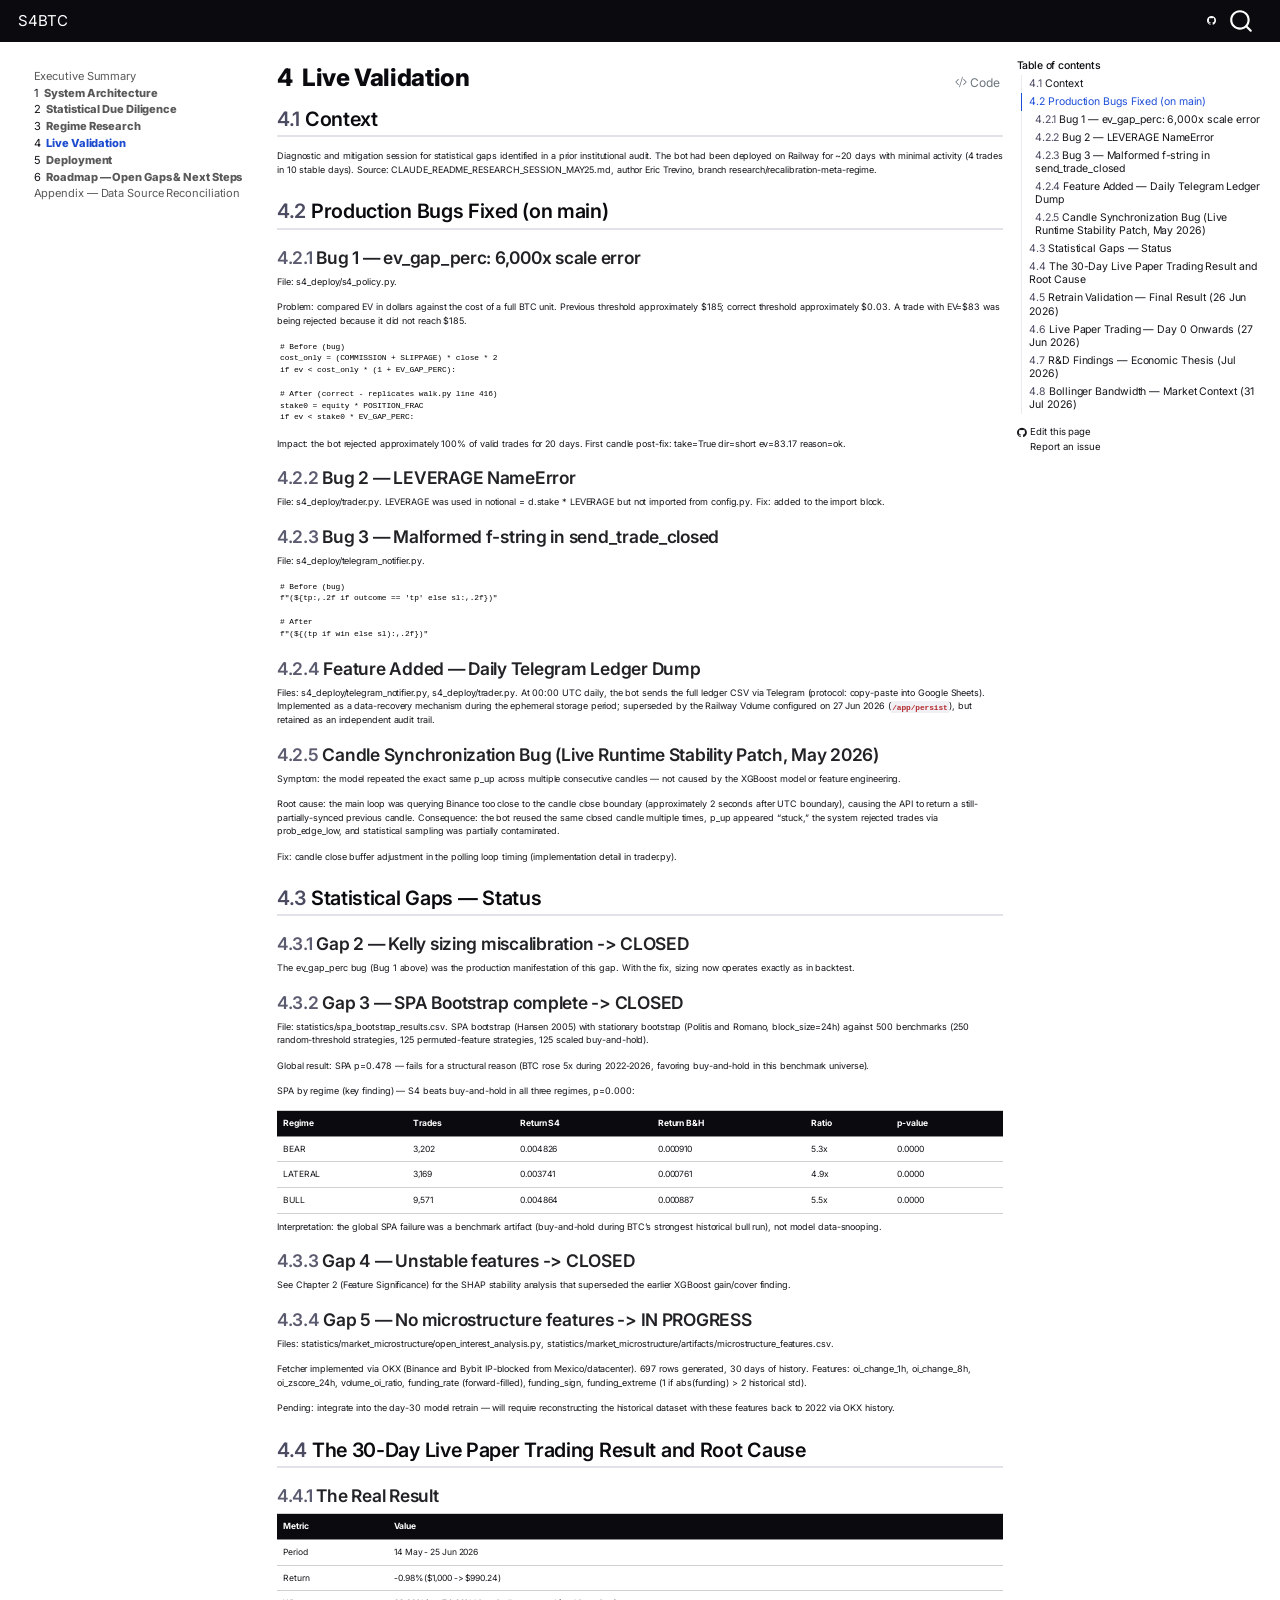
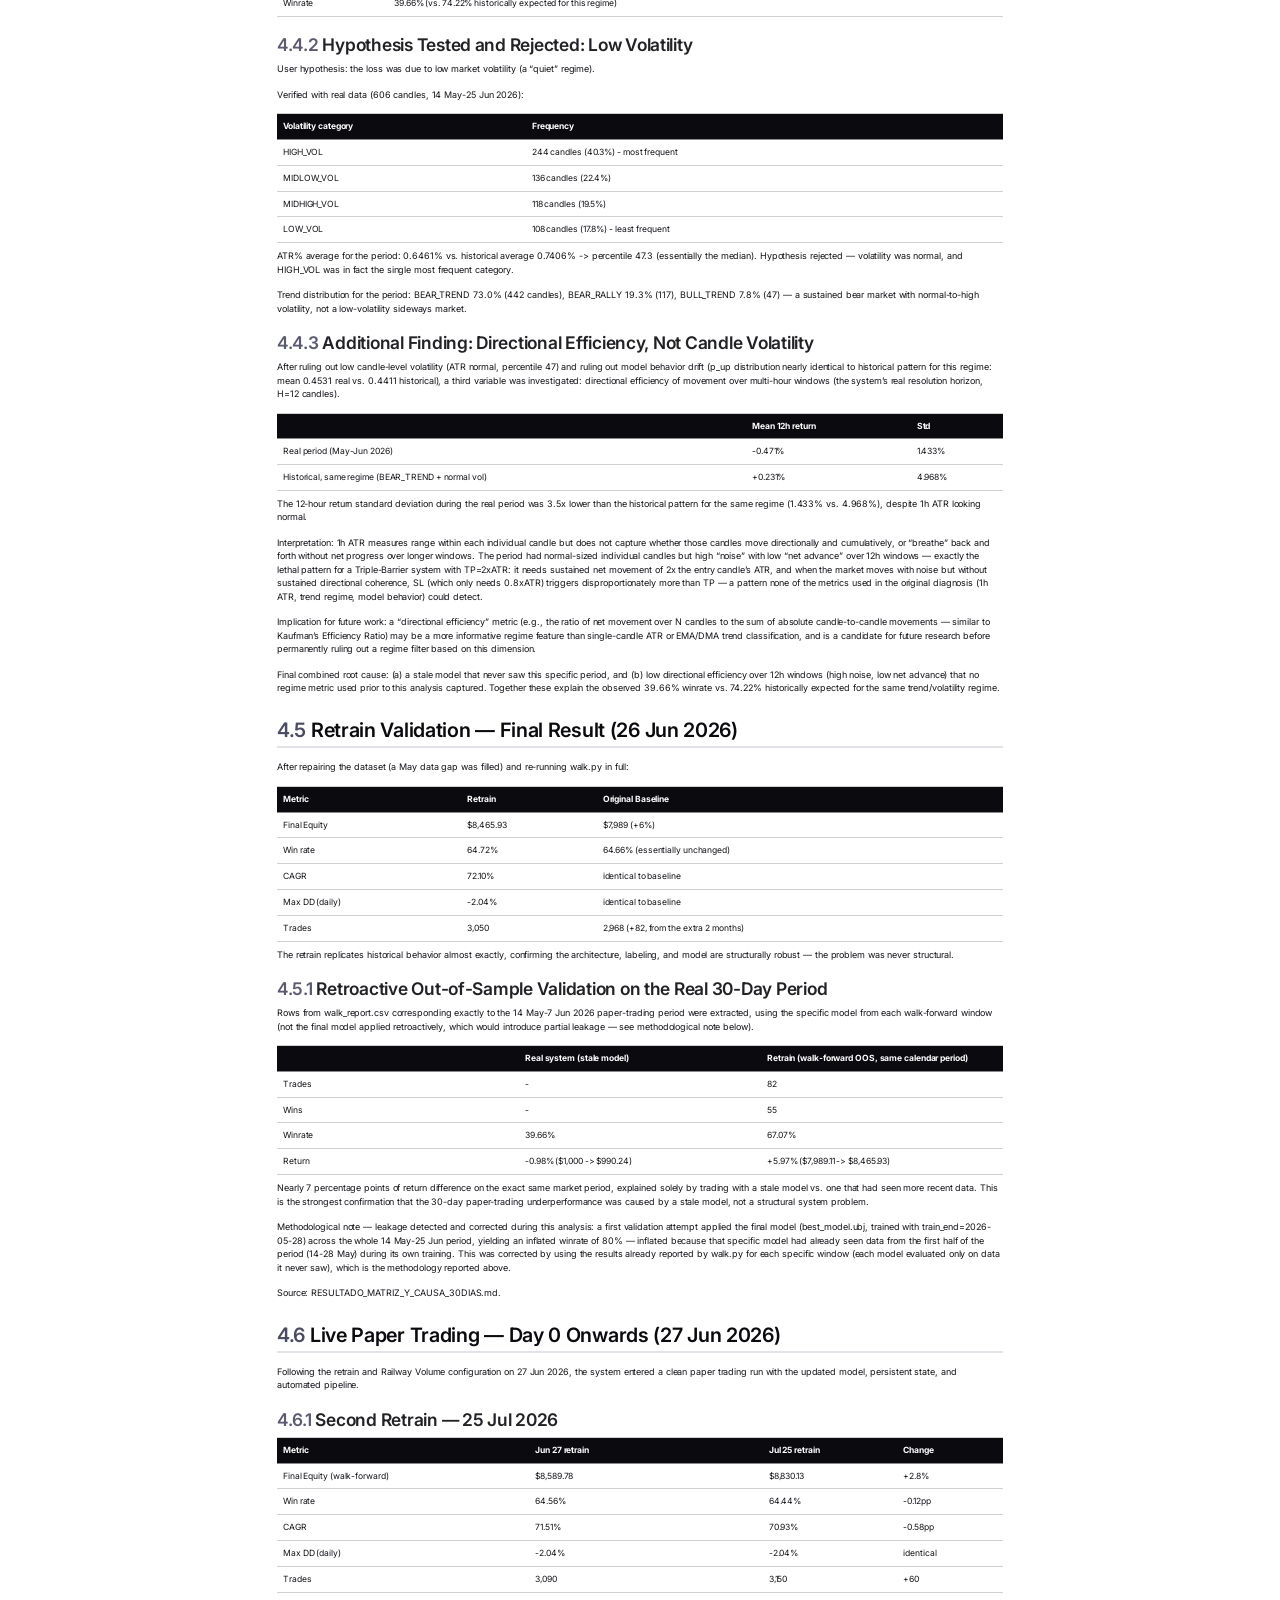
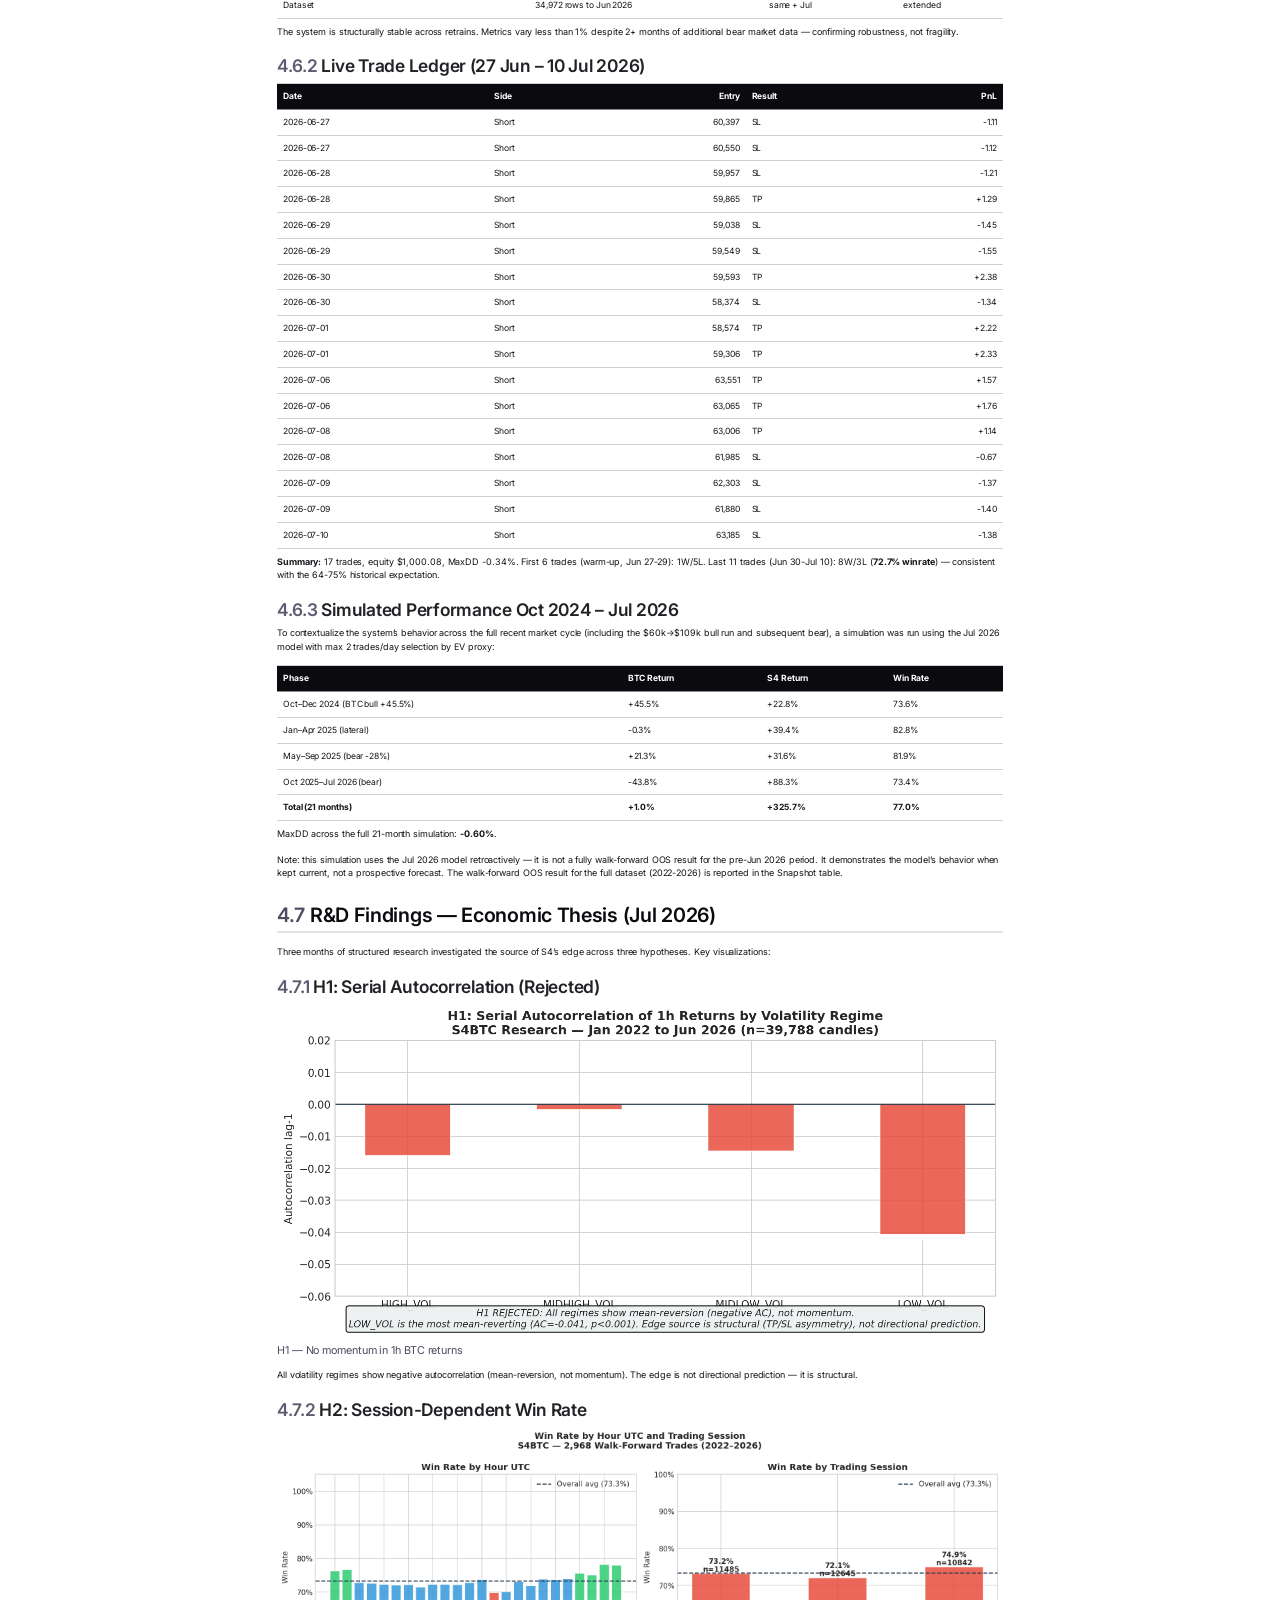
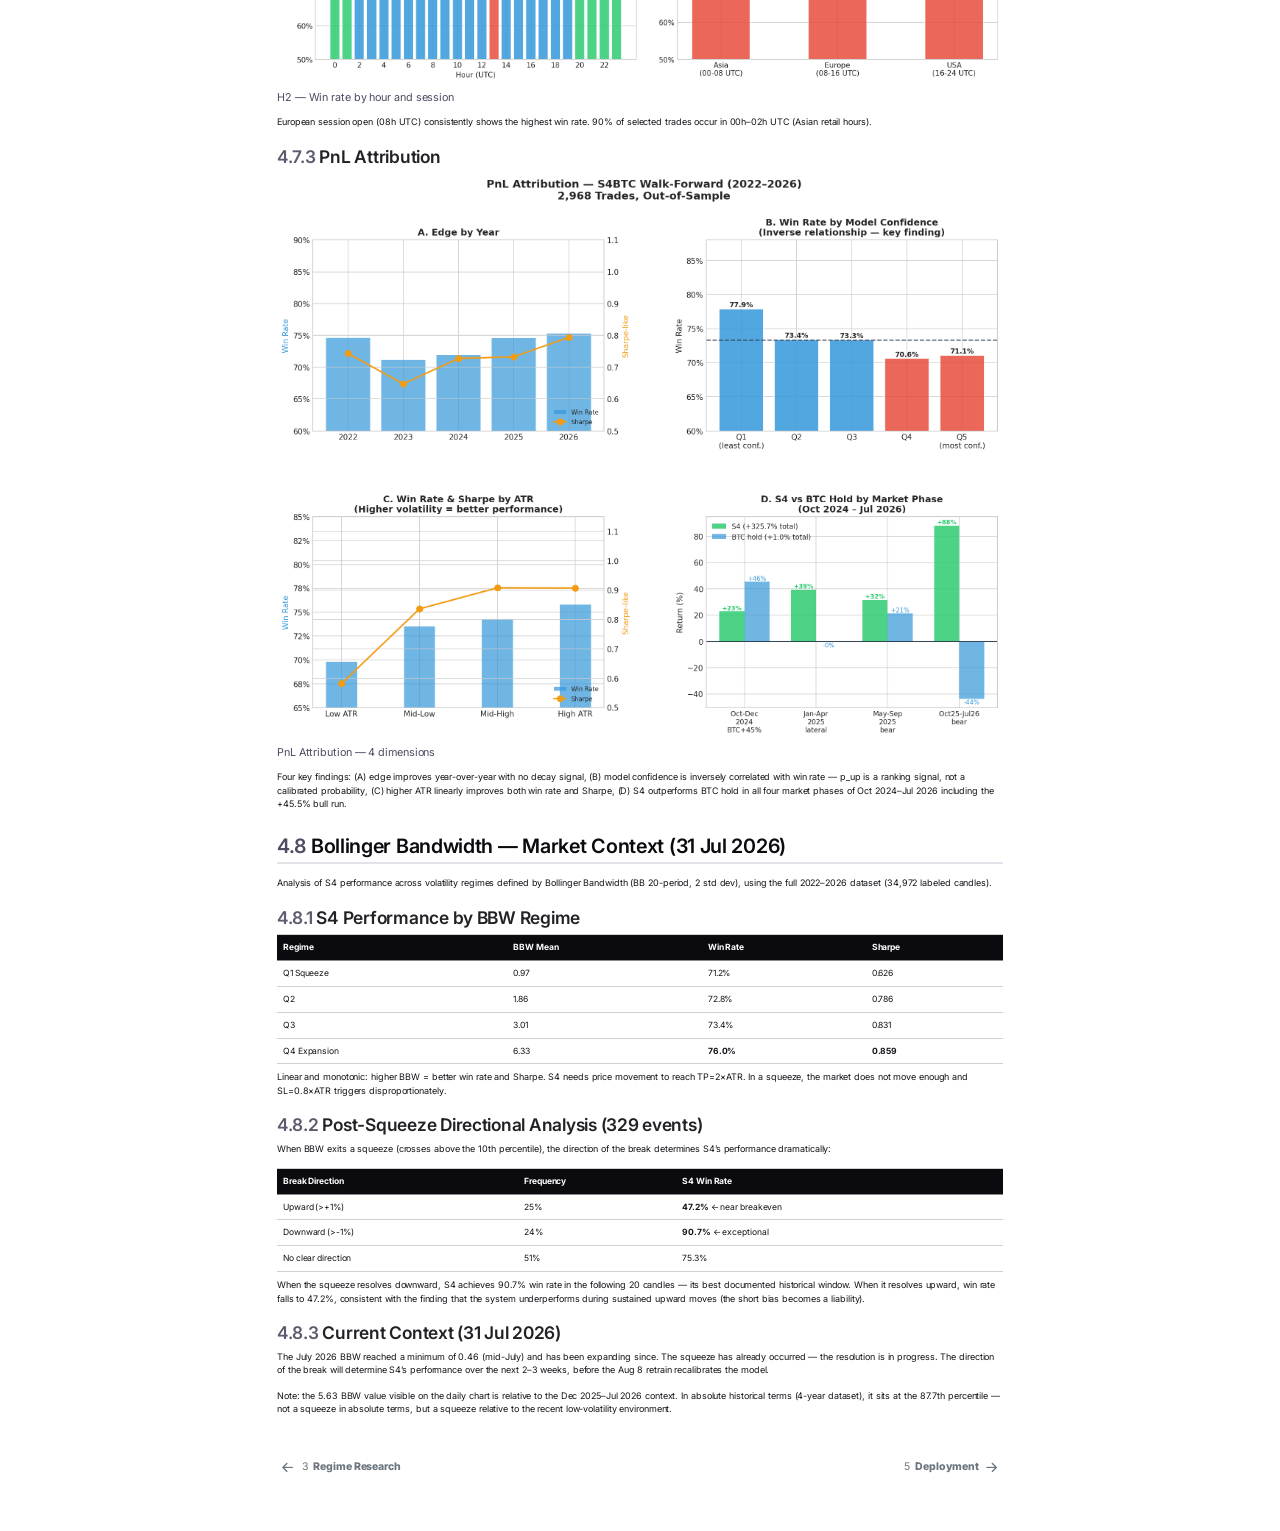
<file: 04-live-validation.html>
<!DOCTYPE html>
<html xmlns="http://www.w3.org/1999/xhtml" lang="en" xml:lang="en"><head>

<meta charset="utf-8">
<meta name="generator" content="quarto-1.6.39">

<meta name="viewport" content="width=device-width, initial-scale=1.0, user-scalable=yes">


<title>4&nbsp; Live Validation – S4BTC</title>
<style>
code{white-space: pre-wrap;}
span.smallcaps{font-variant: small-caps;}
div.columns{display: flex; gap: min(4vw, 1.5em);}
div.column{flex: auto; overflow-x: auto;}
div.hanging-indent{margin-left: 1.5em; text-indent: -1.5em;}
ul.task-list{list-style: none;}
ul.task-list li input[type="checkbox"] {
  width: 0.8em;
  margin: 0 0.8em 0.2em -1em; /* quarto-specific, see https://github.com/quarto-dev/quarto-cli/issues/4556 */ 
  vertical-align: middle;
}
/* CSS for syntax highlighting */
pre > code.sourceCode { white-space: pre; position: relative; }
pre > code.sourceCode > span { line-height: 1.25; }
pre > code.sourceCode > span:empty { height: 1.2em; }
.sourceCode { overflow: visible; }
code.sourceCode > span { color: inherit; text-decoration: inherit; }
div.sourceCode { margin: 1em 0; }
pre.sourceCode { margin: 0; }
@media screen {
div.sourceCode { overflow: auto; }
}
@media print {
pre > code.sourceCode { white-space: pre-wrap; }
pre > code.sourceCode > span { display: inline-block; text-indent: -5em; padding-left: 5em; }
}
pre.numberSource code
  { counter-reset: source-line 0; }
pre.numberSource code > span
  { position: relative; left: -4em; counter-increment: source-line; }
pre.numberSource code > span > a:first-child::before
  { content: counter(source-line);
    position: relative; left: -1em; text-align: right; vertical-align: baseline;
    border: none; display: inline-block;
    -webkit-touch-callout: none; -webkit-user-select: none;
    -khtml-user-select: none; -moz-user-select: none;
    -ms-user-select: none; user-select: none;
    padding: 0 4px; width: 4em;
  }
pre.numberSource { margin-left: 3em;  padding-left: 4px; }
div.sourceCode
  {   }
@media screen {
pre > code.sourceCode > span > a:first-child::before { text-decoration: underline; }
}
</style>


<script src="site_libs/quarto-nav/quarto-nav.js"></script>
<script src="site_libs/quarto-nav/headroom.min.js"></script>
<script src="site_libs/clipboard/clipboard.min.js"></script>
<script src="site_libs/quarto-search/autocomplete.umd.js"></script>
<script src="site_libs/quarto-search/fuse.min.js"></script>
<script src="site_libs/quarto-search/quarto-search.js"></script>
<meta name="quarto:offset" content="./">
<link href="./05-deployment.html" rel="next">
<link href="./03-regime-research.html" rel="prev">
<script src="site_libs/quarto-html/quarto.js"></script>
<script src="site_libs/quarto-html/popper.min.js"></script>
<script src="site_libs/quarto-html/tippy.umd.min.js"></script>
<script src="site_libs/quarto-html/anchor.min.js"></script>
<link href="site_libs/quarto-html/tippy.css" rel="stylesheet">
<link href="site_libs/quarto-html/quarto-syntax-highlighting-0626ff4d7a71b55c8707dcae1d04a9b6.css" rel="stylesheet" id="quarto-text-highlighting-styles">
<script src="site_libs/bootstrap/bootstrap.min.js"></script>
<link href="site_libs/bootstrap/bootstrap-icons.css" rel="stylesheet">
<link href="site_libs/bootstrap/bootstrap-0f1d7832f862a9a05de4b1f937104ab7.min.css" rel="stylesheet" append-hash="true" id="quarto-bootstrap" data-mode="light">
<script id="quarto-search-options" type="application/json">{
  "location": "navbar",
  "copy-button": false,
  "collapse-after": 3,
  "panel-placement": "end",
  "type": "overlay",
  "limit": 50,
  "keyboard-shortcut": [
    "f",
    "/",
    "s"
  ],
  "show-item-context": false,
  "language": {
    "search-no-results-text": "No results",
    "search-matching-documents-text": "matching documents",
    "search-copy-link-title": "Copy link to search",
    "search-hide-matches-text": "Hide additional matches",
    "search-more-match-text": "more match in this document",
    "search-more-matches-text": "more matches in this document",
    "search-clear-button-title": "Clear",
    "search-text-placeholder": "",
    "search-detached-cancel-button-title": "Cancel",
    "search-submit-button-title": "Submit",
    "search-label": "Search"
  }
}</script>
<style>html{ scroll-behavior: smooth; }</style>


</head>

<body class="nav-sidebar floating nav-fixed">

<div id="quarto-search-results"></div>
  <header id="quarto-header" class="headroom fixed-top">
    <nav class="navbar navbar-expand-lg " data-bs-theme="dark">
      <div class="navbar-container container-fluid">
      <div class="navbar-brand-container mx-auto">
    <a class="navbar-brand" href="./index.html">
    <span class="navbar-title">S4BTC</span>
    </a>
  </div>
        <div class="quarto-navbar-tools tools-end">
    <a href="https://github.com/erictvillarreal/RoboTrader812" title="Source Code" class="quarto-navigation-tool px-1" aria-label="Source Code"><i class="bi bi-github"></i></a>
</div>
          <div id="quarto-search" class="" title="Search"></div>
      </div> <!-- /container-fluid -->
    </nav>
  <nav class="quarto-secondary-nav">
    <div class="container-fluid d-flex">
      <button type="button" class="quarto-btn-toggle btn" data-bs-toggle="collapse" role="button" data-bs-target=".quarto-sidebar-collapse-item" aria-controls="quarto-sidebar" aria-expanded="false" aria-label="Toggle sidebar navigation" onclick="if (window.quartoToggleHeadroom) { window.quartoToggleHeadroom(); }">
        <i class="bi bi-layout-text-sidebar-reverse"></i>
      </button>
        <nav class="quarto-page-breadcrumbs" aria-label="breadcrumb"><ol class="breadcrumb"><li class="breadcrumb-item"><a href="./04-live-validation.html"><span class="chapter-number">4</span>&nbsp; <span class="chapter-title">Live Validation</span></a></li></ol></nav>
        <a class="flex-grow-1" role="navigation" data-bs-toggle="collapse" data-bs-target=".quarto-sidebar-collapse-item" aria-controls="quarto-sidebar" aria-expanded="false" aria-label="Toggle sidebar navigation" onclick="if (window.quartoToggleHeadroom) { window.quartoToggleHeadroom(); }">      
        </a>
    </div>
  </nav>
</header>
<!-- content -->
<div id="quarto-content" class="quarto-container page-columns page-rows-contents page-layout-article page-navbar">
<!-- sidebar -->
  <nav id="quarto-sidebar" class="sidebar collapse collapse-horizontal quarto-sidebar-collapse-item sidebar-navigation floating overflow-auto">
    <div class="sidebar-menu-container"> 
    <ul class="list-unstyled mt-1">
        <li class="sidebar-item">
  <div class="sidebar-item-container"> 
  <a href="./index.html" class="sidebar-item-text sidebar-link">
 <span class="menu-text">Executive Summary</span></a>
  </div>
</li>
        <li class="sidebar-item">
  <div class="sidebar-item-container"> 
  <a href="./01-architecture.html" class="sidebar-item-text sidebar-link">
 <span class="menu-text"><span class="chapter-number">1</span>&nbsp; <span class="chapter-title">System Architecture</span></span></a>
  </div>
</li>
        <li class="sidebar-item">
  <div class="sidebar-item-container"> 
  <a href="./02-statistical-due-diligence.html" class="sidebar-item-text sidebar-link">
 <span class="menu-text"><span class="chapter-number">2</span>&nbsp; <span class="chapter-title">Statistical Due Diligence</span></span></a>
  </div>
</li>
        <li class="sidebar-item">
  <div class="sidebar-item-container"> 
  <a href="./03-regime-research.html" class="sidebar-item-text sidebar-link">
 <span class="menu-text"><span class="chapter-number">3</span>&nbsp; <span class="chapter-title">Regime Research</span></span></a>
  </div>
</li>
        <li class="sidebar-item">
  <div class="sidebar-item-container"> 
  <a href="./04-live-validation.html" class="sidebar-item-text sidebar-link active">
 <span class="menu-text"><span class="chapter-number">4</span>&nbsp; <span class="chapter-title">Live Validation</span></span></a>
  </div>
</li>
        <li class="sidebar-item">
  <div class="sidebar-item-container"> 
  <a href="./05-deployment.html" class="sidebar-item-text sidebar-link">
 <span class="menu-text"><span class="chapter-number">5</span>&nbsp; <span class="chapter-title">Deployment</span></span></a>
  </div>
</li>
        <li class="sidebar-item">
  <div class="sidebar-item-container"> 
  <a href="./06-roadmap.html" class="sidebar-item-text sidebar-link">
 <span class="menu-text"><span class="chapter-number">6</span>&nbsp; <span class="chapter-title">Roadmap — Open Gaps &amp; Next Steps</span></span></a>
  </div>
</li>
        <li class="sidebar-item">
  <div class="sidebar-item-container"> 
  <a href="./99-appendix-data-sources.html" class="sidebar-item-text sidebar-link">
 <span class="menu-text">Appendix — Data Source Reconciliation</span></a>
  </div>
</li>
    </ul>
    </div>
</nav>
<div id="quarto-sidebar-glass" class="quarto-sidebar-collapse-item" data-bs-toggle="collapse" data-bs-target=".quarto-sidebar-collapse-item"></div>
<!-- margin-sidebar -->
    <div id="quarto-margin-sidebar" class="sidebar margin-sidebar">
        <nav id="TOC" role="doc-toc" class="toc-active">
    <h2 id="toc-title">Table of contents</h2>
   
  <ul>
  <li><a href="#context" id="toc-context" class="nav-link active" data-scroll-target="#context"><span class="header-section-number">4.1</span> Context</a></li>
  <li><a href="#production-bugs-fixed-on-main" id="toc-production-bugs-fixed-on-main" class="nav-link" data-scroll-target="#production-bugs-fixed-on-main"><span class="header-section-number">4.2</span> Production Bugs Fixed (on main)</a>
  <ul class="collapse">
  <li><a href="#bug-1-ev_gap_perc-6000x-scale-error" id="toc-bug-1-ev_gap_perc-6000x-scale-error" class="nav-link" data-scroll-target="#bug-1-ev_gap_perc-6000x-scale-error"><span class="header-section-number">4.2.1</span> Bug 1 — ev_gap_perc: 6,000x scale error</a></li>
  <li><a href="#bug-2-leverage-nameerror" id="toc-bug-2-leverage-nameerror" class="nav-link" data-scroll-target="#bug-2-leverage-nameerror"><span class="header-section-number">4.2.2</span> Bug 2 — LEVERAGE NameError</a></li>
  <li><a href="#bug-3-malformed-f-string-in-send_trade_closed" id="toc-bug-3-malformed-f-string-in-send_trade_closed" class="nav-link" data-scroll-target="#bug-3-malformed-f-string-in-send_trade_closed"><span class="header-section-number">4.2.3</span> Bug 3 — Malformed f-string in send_trade_closed</a></li>
  <li><a href="#feature-added-daily-telegram-ledger-dump" id="toc-feature-added-daily-telegram-ledger-dump" class="nav-link" data-scroll-target="#feature-added-daily-telegram-ledger-dump"><span class="header-section-number">4.2.4</span> Feature Added — Daily Telegram Ledger Dump</a></li>
  <li><a href="#candle-synchronization-bug-live-runtime-stability-patch-may-2026" id="toc-candle-synchronization-bug-live-runtime-stability-patch-may-2026" class="nav-link" data-scroll-target="#candle-synchronization-bug-live-runtime-stability-patch-may-2026"><span class="header-section-number">4.2.5</span> Candle Synchronization Bug (Live Runtime Stability Patch, May 2026)</a></li>
  </ul></li>
  <li><a href="#statistical-gaps-status" id="toc-statistical-gaps-status" class="nav-link" data-scroll-target="#statistical-gaps-status"><span class="header-section-number">4.3</span> Statistical Gaps — Status</a>
  <ul class="collapse">
  <li><a href="#gap-2-kelly-sizing-miscalibration---closed" id="toc-gap-2-kelly-sizing-miscalibration---closed" class="nav-link" data-scroll-target="#gap-2-kelly-sizing-miscalibration---closed"><span class="header-section-number">4.3.1</span> Gap 2 — Kelly sizing miscalibration -&gt; CLOSED</a></li>
  <li><a href="#gap-3-spa-bootstrap-complete---closed" id="toc-gap-3-spa-bootstrap-complete---closed" class="nav-link" data-scroll-target="#gap-3-spa-bootstrap-complete---closed"><span class="header-section-number">4.3.2</span> Gap 3 — SPA Bootstrap complete -&gt; CLOSED</a></li>
  <li><a href="#gap-4-unstable-features---closed" id="toc-gap-4-unstable-features---closed" class="nav-link" data-scroll-target="#gap-4-unstable-features---closed"><span class="header-section-number">4.3.3</span> Gap 4 — Unstable features -&gt; CLOSED</a></li>
  <li><a href="#gap-5-no-microstructure-features---in-progress" id="toc-gap-5-no-microstructure-features---in-progress" class="nav-link" data-scroll-target="#gap-5-no-microstructure-features---in-progress"><span class="header-section-number">4.3.4</span> Gap 5 — No microstructure features -&gt; IN PROGRESS</a></li>
  </ul></li>
  <li><a href="#the-30-day-live-paper-trading-result-and-root-cause" id="toc-the-30-day-live-paper-trading-result-and-root-cause" class="nav-link" data-scroll-target="#the-30-day-live-paper-trading-result-and-root-cause"><span class="header-section-number">4.4</span> The 30-Day Live Paper Trading Result and Root Cause</a>
  <ul class="collapse">
  <li><a href="#the-real-result" id="toc-the-real-result" class="nav-link" data-scroll-target="#the-real-result"><span class="header-section-number">4.4.1</span> The Real Result</a></li>
  <li><a href="#hypothesis-tested-and-rejected-low-volatility" id="toc-hypothesis-tested-and-rejected-low-volatility" class="nav-link" data-scroll-target="#hypothesis-tested-and-rejected-low-volatility"><span class="header-section-number">4.4.2</span> Hypothesis Tested and Rejected: Low Volatility</a></li>
  <li><a href="#additional-finding-directional-efficiency-not-candle-volatility" id="toc-additional-finding-directional-efficiency-not-candle-volatility" class="nav-link" data-scroll-target="#additional-finding-directional-efficiency-not-candle-volatility"><span class="header-section-number">4.4.3</span> Additional Finding: Directional Efficiency, Not Candle Volatility</a></li>
  </ul></li>
  <li><a href="#retrain-validation-final-result-26-jun-2026" id="toc-retrain-validation-final-result-26-jun-2026" class="nav-link" data-scroll-target="#retrain-validation-final-result-26-jun-2026"><span class="header-section-number">4.5</span> Retrain Validation — Final Result (26 Jun 2026)</a>
  <ul class="collapse">
  <li><a href="#retroactive-out-of-sample-validation-on-the-real-30-day-period" id="toc-retroactive-out-of-sample-validation-on-the-real-30-day-period" class="nav-link" data-scroll-target="#retroactive-out-of-sample-validation-on-the-real-30-day-period"><span class="header-section-number">4.5.1</span> Retroactive Out-of-Sample Validation on the Real 30-Day Period</a></li>
  </ul></li>
  <li><a href="#live-paper-trading-day-0-onwards-27-jun-2026" id="toc-live-paper-trading-day-0-onwards-27-jun-2026" class="nav-link" data-scroll-target="#live-paper-trading-day-0-onwards-27-jun-2026"><span class="header-section-number">4.6</span> Live Paper Trading — Day 0 Onwards (27 Jun 2026)</a>
  <ul class="collapse">
  <li><a href="#second-retrain-25-jul-2026" id="toc-second-retrain-25-jul-2026" class="nav-link" data-scroll-target="#second-retrain-25-jul-2026"><span class="header-section-number">4.6.1</span> Second Retrain — 25 Jul 2026</a></li>
  <li><a href="#live-trade-ledger-27-jun-10-jul-2026" id="toc-live-trade-ledger-27-jun-10-jul-2026" class="nav-link" data-scroll-target="#live-trade-ledger-27-jun-10-jul-2026"><span class="header-section-number">4.6.2</span> Live Trade Ledger (27 Jun – 10 Jul 2026)</a></li>
  <li><a href="#simulated-performance-oct-2024-jul-2026" id="toc-simulated-performance-oct-2024-jul-2026" class="nav-link" data-scroll-target="#simulated-performance-oct-2024-jul-2026"><span class="header-section-number">4.6.3</span> Simulated Performance Oct 2024 – Jul 2026</a></li>
  </ul></li>
  <li><a href="#rd-findings-economic-thesis-jul-2026" id="toc-rd-findings-economic-thesis-jul-2026" class="nav-link" data-scroll-target="#rd-findings-economic-thesis-jul-2026"><span class="header-section-number">4.7</span> R&amp;D Findings — Economic Thesis (Jul 2026)</a>
  <ul class="collapse">
  <li><a href="#h1-serial-autocorrelation-rejected" id="toc-h1-serial-autocorrelation-rejected" class="nav-link" data-scroll-target="#h1-serial-autocorrelation-rejected"><span class="header-section-number">4.7.1</span> H1: Serial Autocorrelation (Rejected)</a></li>
  <li><a href="#h2-session-dependent-win-rate" id="toc-h2-session-dependent-win-rate" class="nav-link" data-scroll-target="#h2-session-dependent-win-rate"><span class="header-section-number">4.7.2</span> H2: Session-Dependent Win Rate</a></li>
  <li><a href="#pnl-attribution" id="toc-pnl-attribution" class="nav-link" data-scroll-target="#pnl-attribution"><span class="header-section-number">4.7.3</span> PnL Attribution</a></li>
  </ul></li>
  <li><a href="#bollinger-bandwidth-market-context-31-jul-2026" id="toc-bollinger-bandwidth-market-context-31-jul-2026" class="nav-link" data-scroll-target="#bollinger-bandwidth-market-context-31-jul-2026"><span class="header-section-number">4.8</span> Bollinger Bandwidth — Market Context (31 Jul 2026)</a>
  <ul class="collapse">
  <li><a href="#s4-performance-by-bbw-regime" id="toc-s4-performance-by-bbw-regime" class="nav-link" data-scroll-target="#s4-performance-by-bbw-regime"><span class="header-section-number">4.8.1</span> S4 Performance by BBW Regime</a></li>
  <li><a href="#post-squeeze-directional-analysis-329-events" id="toc-post-squeeze-directional-analysis-329-events" class="nav-link" data-scroll-target="#post-squeeze-directional-analysis-329-events"><span class="header-section-number">4.8.2</span> Post-Squeeze Directional Analysis (329 events)</a></li>
  <li><a href="#current-context-31-jul-2026" id="toc-current-context-31-jul-2026" class="nav-link" data-scroll-target="#current-context-31-jul-2026"><span class="header-section-number">4.8.3</span> Current Context (31 Jul 2026)</a></li>
  </ul></li>
  </ul>
<div class="toc-actions"><ul><li><a href="https://github.com/erictvillarreal/RoboTrader812/edit/main/04-live-validation.qmd" class="toc-action"><i class="bi bi-github"></i>Edit this page</a></li><li><a href="https://github.com/erictvillarreal/RoboTrader812/issues/new" class="toc-action"><i class="bi empty"></i>Report an issue</a></li></ul></div></nav>
    </div>
<!-- main -->
<main class="content" id="quarto-document-content">

<header id="title-block-header" class="quarto-title-block default">
<div class="quarto-title">
<div class="quarto-title-block"><div><h1 class="title"><span class="chapter-number">4</span>&nbsp; <span class="chapter-title">Live Validation</span></h1><button type="button" class="btn code-tools-button" id="quarto-code-tools-source"><i class="bi"></i> Code</button></div></div>
</div>



<div class="quarto-title-meta">

    
  
    
  </div>
  


</header>


<section id="context" class="level2" data-number="4.1">
<h2 data-number="4.1" class="anchored" data-anchor-id="context"><span class="header-section-number">4.1</span> Context</h2>
<p>Diagnostic and mitigation session for statistical gaps identified in a prior institutional audit. The bot had been deployed on Railway for ~20 days with minimal activity (4 trades in 10 stable days). Source: CLAUDE_README_RESEARCH_SESSION_MAY25.md, author Eric Trevino, branch research/recalibration-meta-regime.</p>
</section>
<section id="production-bugs-fixed-on-main" class="level2" data-number="4.2">
<h2 data-number="4.2" class="anchored" data-anchor-id="production-bugs-fixed-on-main"><span class="header-section-number">4.2</span> Production Bugs Fixed (on main)</h2>
<section id="bug-1-ev_gap_perc-6000x-scale-error" class="level3" data-number="4.2.1">
<h3 data-number="4.2.1" class="anchored" data-anchor-id="bug-1-ev_gap_perc-6000x-scale-error"><span class="header-section-number">4.2.1</span> Bug 1 — ev_gap_perc: 6,000x scale error</h3>
<p>File: s4_deploy/s4_policy.py.</p>
<p>Problem: compared EV in dollars against the cost of a full BTC unit. Previous threshold approximately $185; correct threshold approximately $0.03. A trade with EV=$83 was being rejected because it did not reach $185.</p>
<pre><code># Before (bug)
cost_only = (COMMISSION + SLIPPAGE) * close * 2
if ev &lt; cost_only * (1 + EV_GAP_PERC):

# After (correct - replicates walk.py line 416)
stake0 = equity * POSITION_FRAC
if ev &lt; stake0 * EV_GAP_PERC:</code></pre>
<p>Impact: the bot rejected approximately 100% of valid trades for 20 days. First candle post-fix: take=True dir=short ev=83.17 reason=ok.</p>
</section>
<section id="bug-2-leverage-nameerror" class="level3" data-number="4.2.2">
<h3 data-number="4.2.2" class="anchored" data-anchor-id="bug-2-leverage-nameerror"><span class="header-section-number">4.2.2</span> Bug 2 — LEVERAGE NameError</h3>
<p>File: s4_deploy/trader.py. LEVERAGE was used in notional = d.stake * LEVERAGE but not imported from config.py. Fix: added to the import block.</p>
</section>
<section id="bug-3-malformed-f-string-in-send_trade_closed" class="level3" data-number="4.2.3">
<h3 data-number="4.2.3" class="anchored" data-anchor-id="bug-3-malformed-f-string-in-send_trade_closed"><span class="header-section-number">4.2.3</span> Bug 3 — Malformed f-string in send_trade_closed</h3>
<p>File: s4_deploy/telegram_notifier.py.</p>
<pre><code># Before (bug)
f"(${tp:,.2f if outcome == 'tp' else sl:,.2f})"

# After
f"(${(tp if win else sl):,.2f})"</code></pre>
</section>
<section id="feature-added-daily-telegram-ledger-dump" class="level3" data-number="4.2.4">
<h3 data-number="4.2.4" class="anchored" data-anchor-id="feature-added-daily-telegram-ledger-dump"><span class="header-section-number">4.2.4</span> Feature Added — Daily Telegram Ledger Dump</h3>
<p>Files: s4_deploy/telegram_notifier.py, s4_deploy/trader.py. At 00:00 UTC daily, the bot sends the full ledger CSV via Telegram (protocol: copy-paste into Google Sheets). Implemented as a data-recovery mechanism during the ephemeral storage period; superseded by the Railway Volume configured on 27 Jun 2026 (<code>/app/persist</code>), but retained as an independent audit trail.</p>
</section>
<section id="candle-synchronization-bug-live-runtime-stability-patch-may-2026" class="level3" data-number="4.2.5">
<h3 data-number="4.2.5" class="anchored" data-anchor-id="candle-synchronization-bug-live-runtime-stability-patch-may-2026"><span class="header-section-number">4.2.5</span> Candle Synchronization Bug (Live Runtime Stability Patch, May 2026)</h3>
<p>Symptom: the model repeated the exact same p_up across multiple consecutive candles — not caused by the XGBoost model or feature engineering.</p>
<p>Root cause: the main loop was querying Binance too close to the candle close boundary (approximately 2 seconds after UTC boundary), causing the API to return a still-partially-synced previous candle. Consequence: the bot reused the same closed candle multiple times, p_up appeared “stuck,” the system rejected trades via prob_edge_low, and statistical sampling was partially contaminated.</p>
<p>Fix: candle close buffer adjustment in the polling loop timing (implementation detail in trader.py).</p>
</section>
</section>
<section id="statistical-gaps-status" class="level2" data-number="4.3">
<h2 data-number="4.3" class="anchored" data-anchor-id="statistical-gaps-status"><span class="header-section-number">4.3</span> Statistical Gaps — Status</h2>
<section id="gap-2-kelly-sizing-miscalibration---closed" class="level3" data-number="4.3.1">
<h3 data-number="4.3.1" class="anchored" data-anchor-id="gap-2-kelly-sizing-miscalibration---closed"><span class="header-section-number">4.3.1</span> Gap 2 — Kelly sizing miscalibration -&gt; CLOSED</h3>
<p>The ev_gap_perc bug (Bug 1 above) was the production manifestation of this gap. With the fix, sizing now operates exactly as in backtest.</p>
</section>
<section id="gap-3-spa-bootstrap-complete---closed" class="level3" data-number="4.3.2">
<h3 data-number="4.3.2" class="anchored" data-anchor-id="gap-3-spa-bootstrap-complete---closed"><span class="header-section-number">4.3.2</span> Gap 3 — SPA Bootstrap complete -&gt; CLOSED</h3>
<p>File: statistics/spa_bootstrap_results.csv. SPA bootstrap (Hansen 2005) with stationary bootstrap (Politis and Romano, block_size=24h) against 500 benchmarks (250 random-threshold strategies, 125 permuted-feature strategies, 125 scaled buy-and-hold).</p>
<p>Global result: SPA p=0.478 — fails for a structural reason (BTC rose 5x during 2022-2026, favoring buy-and-hold in this benchmark universe).</p>
<p>SPA by regime (key finding) — S4 beats buy-and-hold in all three regimes, p=0.000:</p>
<table class="caption-top table">
<thead>
<tr class="header">
<th>Regime</th>
<th>Trades</th>
<th>Return S4</th>
<th>Return B&amp;H</th>
<th>Ratio</th>
<th>p-value</th>
</tr>
</thead>
<tbody>
<tr class="odd">
<td>BEAR</td>
<td>3,202</td>
<td>0.004826</td>
<td>0.000910</td>
<td>5.3x</td>
<td>0.0000</td>
</tr>
<tr class="even">
<td>LATERAL</td>
<td>3,169</td>
<td>0.003741</td>
<td>0.000761</td>
<td>4.9x</td>
<td>0.0000</td>
</tr>
<tr class="odd">
<td>BULL</td>
<td>9,571</td>
<td>0.004864</td>
<td>0.000887</td>
<td>5.5x</td>
<td>0.0000</td>
</tr>
</tbody>
</table>
<p>Interpretation: the global SPA failure was a benchmark artifact (buy-and-hold during BTC’s strongest historical bull run), not model data-snooping.</p>
</section>
<section id="gap-4-unstable-features---closed" class="level3" data-number="4.3.3">
<h3 data-number="4.3.3" class="anchored" data-anchor-id="gap-4-unstable-features---closed"><span class="header-section-number">4.3.3</span> Gap 4 — Unstable features -&gt; CLOSED</h3>
<p>See Chapter 2 (Feature Significance) for the SHAP stability analysis that superseded the earlier XGBoost gain/cover finding.</p>
</section>
<section id="gap-5-no-microstructure-features---in-progress" class="level3" data-number="4.3.4">
<h3 data-number="4.3.4" class="anchored" data-anchor-id="gap-5-no-microstructure-features---in-progress"><span class="header-section-number">4.3.4</span> Gap 5 — No microstructure features -&gt; IN PROGRESS</h3>
<p>Files: statistics/market_microstructure/open_interest_analysis.py, statistics/market_microstructure/artifacts/microstructure_features.csv.</p>
<p>Fetcher implemented via OKX (Binance and Bybit IP-blocked from Mexico/datacenter). 697 rows generated, 30 days of history. Features: oi_change_1h, oi_change_8h, oi_zscore_24h, volume_oi_ratio, funding_rate (forward-filled), funding_sign, funding_extreme (1 if abs(funding) &gt; 2 historical std).</p>
<p>Pending: integrate into the day-30 model retrain — will require reconstructing the historical dataset with these features back to 2022 via OKX history.</p>
</section>
</section>
<section id="the-30-day-live-paper-trading-result-and-root-cause" class="level2" data-number="4.4">
<h2 data-number="4.4" class="anchored" data-anchor-id="the-30-day-live-paper-trading-result-and-root-cause"><span class="header-section-number">4.4</span> The 30-Day Live Paper Trading Result and Root Cause</h2>
<section id="the-real-result" class="level3" data-number="4.4.1">
<h3 data-number="4.4.1" class="anchored" data-anchor-id="the-real-result"><span class="header-section-number">4.4.1</span> The Real Result</h3>
<table class="caption-top table">
<thead>
<tr class="header">
<th>Metric</th>
<th>Value</th>
</tr>
</thead>
<tbody>
<tr class="odd">
<td>Period</td>
<td>14 May - 25 Jun 2026</td>
</tr>
<tr class="even">
<td>Return</td>
<td>-0.98% ($1,000 -&gt; $990.24)</td>
</tr>
<tr class="odd">
<td>Winrate</td>
<td>39.66% (vs.&nbsp;74.22% historically expected for this regime)</td>
</tr>
</tbody>
</table>
</section>
<section id="hypothesis-tested-and-rejected-low-volatility" class="level3" data-number="4.4.2">
<h3 data-number="4.4.2" class="anchored" data-anchor-id="hypothesis-tested-and-rejected-low-volatility"><span class="header-section-number">4.4.2</span> Hypothesis Tested and Rejected: Low Volatility</h3>
<p>User hypothesis: the loss was due to low market volatility (a “quiet” regime).</p>
<p>Verified with real data (606 candles, 14 May-25 Jun 2026):</p>
<table class="caption-top table">
<thead>
<tr class="header">
<th>Volatility category</th>
<th>Frequency</th>
</tr>
</thead>
<tbody>
<tr class="odd">
<td>HIGH_VOL</td>
<td>244 candles (40.3%) - most frequent</td>
</tr>
<tr class="even">
<td>MIDLOW_VOL</td>
<td>136 candles (22.4%)</td>
</tr>
<tr class="odd">
<td>MIDHIGH_VOL</td>
<td>118 candles (19.5%)</td>
</tr>
<tr class="even">
<td>LOW_VOL</td>
<td>108 candles (17.8%) - least frequent</td>
</tr>
</tbody>
</table>
<p>ATR% average for the period: 0.6461% vs.&nbsp;historical average 0.7406% -&gt; percentile 47.3 (essentially the median). Hypothesis rejected — volatility was normal, and HIGH_VOL was in fact the single most frequent category.</p>
<p>Trend distribution for the period: BEAR_TREND 73.0% (442 candles), BEAR_RALLY 19.3% (117), BULL_TREND 7.8% (47) — a sustained bear market with normal-to-high volatility, not a low-volatility sideways market.</p>
</section>
<section id="additional-finding-directional-efficiency-not-candle-volatility" class="level3" data-number="4.4.3">
<h3 data-number="4.4.3" class="anchored" data-anchor-id="additional-finding-directional-efficiency-not-candle-volatility"><span class="header-section-number">4.4.3</span> Additional Finding: Directional Efficiency, Not Candle Volatility</h3>
<p>After ruling out low candle-level volatility (ATR normal, percentile 47) and ruling out model behavior drift (p_up distribution nearly identical to historical pattern for this regime: mean 0.4531 real vs.&nbsp;0.4411 historical), a third variable was investigated: directional efficiency of movement over multi-hour windows (the system’s real resolution horizon, H=12 candles).</p>
<table class="caption-top table">
<thead>
<tr class="header">
<th></th>
<th>Mean 12h return</th>
<th>Std</th>
</tr>
</thead>
<tbody>
<tr class="odd">
<td>Real period (May-Jun 2026)</td>
<td>-0.471%</td>
<td>1.433%</td>
</tr>
<tr class="even">
<td>Historical, same regime (BEAR_TREND + normal vol)</td>
<td>+0.231%</td>
<td>4.968%</td>
</tr>
</tbody>
</table>
<p>The 12-hour return standard deviation during the real period was 3.5x lower than the historical pattern for the same regime (1.433% vs.&nbsp;4.968%), despite 1h ATR looking normal.</p>
<p>Interpretation: 1h ATR measures range within each individual candle but does not capture whether those candles move directionally and cumulatively, or “breathe” back and forth without net progress over longer windows. The period had normal-sized individual candles but high “noise” with low “net advance” over 12h windows — exactly the lethal pattern for a Triple-Barrier system with TP=2xATR: it needs sustained net movement of 2x the entry candle’s ATR, and when the market moves with noise but without sustained directional coherence, SL (which only needs 0.8xATR) triggers disproportionately more than TP — a pattern none of the metrics used in the original diagnosis (1h ATR, trend regime, model behavior) could detect.</p>
<p>Implication for future work: a “directional efficiency” metric (e.g., the ratio of net movement over N candles to the sum of absolute candle-to-candle movements — similar to Kaufman’s Efficiency Ratio) may be a more informative regime feature than single-candle ATR or EMA/DMA trend classification, and is a candidate for future research before permanently ruling out a regime filter based on this dimension.</p>
<p>Final combined root cause: (a) a stale model that never saw this specific period, and (b) low directional efficiency over 12h windows (high noise, low net advance) that no regime metric used prior to this analysis captured. Together these explain the observed 39.66% winrate vs.&nbsp;74.22% historically expected for the same trend/volatility regime.</p>
</section>
</section>
<section id="retrain-validation-final-result-26-jun-2026" class="level2" data-number="4.5">
<h2 data-number="4.5" class="anchored" data-anchor-id="retrain-validation-final-result-26-jun-2026"><span class="header-section-number">4.5</span> Retrain Validation — Final Result (26 Jun 2026)</h2>
<p>After repairing the dataset (a May data gap was filled) and re-running walk.py in full:</p>
<table class="caption-top table">
<thead>
<tr class="header">
<th>Metric</th>
<th>Retrain</th>
<th>Original Baseline</th>
</tr>
</thead>
<tbody>
<tr class="odd">
<td>Final Equity</td>
<td>$8,465.93</td>
<td>$7,989 (+6%)</td>
</tr>
<tr class="even">
<td>Win rate</td>
<td>64.72%</td>
<td>64.66% (essentially unchanged)</td>
</tr>
<tr class="odd">
<td>CAGR</td>
<td>72.10%</td>
<td>identical to baseline</td>
</tr>
<tr class="even">
<td>Max DD (daily)</td>
<td>-2.04%</td>
<td>identical to baseline</td>
</tr>
<tr class="odd">
<td>Trades</td>
<td>3,050</td>
<td>2,968 (+82, from the extra 2 months)</td>
</tr>
</tbody>
</table>
<p>The retrain replicates historical behavior almost exactly, confirming the architecture, labeling, and model are structurally robust — the problem was never structural.</p>
<section id="retroactive-out-of-sample-validation-on-the-real-30-day-period" class="level3" data-number="4.5.1">
<h3 data-number="4.5.1" class="anchored" data-anchor-id="retroactive-out-of-sample-validation-on-the-real-30-day-period"><span class="header-section-number">4.5.1</span> Retroactive Out-of-Sample Validation on the Real 30-Day Period</h3>
<p>Rows from walk_report.csv corresponding exactly to the 14 May-7 Jun 2026 paper-trading period were extracted, using the specific model from each walk-forward window (not the final model applied retroactively, which would introduce partial leakage — see methodological note below).</p>
<table class="caption-top table">
<colgroup>
<col style="width: 33%">
<col style="width: 33%">
<col style="width: 33%">
</colgroup>
<thead>
<tr class="header">
<th></th>
<th>Real system (stale model)</th>
<th>Retrain (walk-forward OOS, same calendar period)</th>
</tr>
</thead>
<tbody>
<tr class="odd">
<td>Trades</td>
<td>-</td>
<td>82</td>
</tr>
<tr class="even">
<td>Wins</td>
<td>-</td>
<td>55</td>
</tr>
<tr class="odd">
<td>Winrate</td>
<td>39.66%</td>
<td>67.07%</td>
</tr>
<tr class="even">
<td>Return</td>
<td>-0.98% ($1,000 -&gt; $990.24)</td>
<td>+5.97% ($7,989.11 -&gt; $8,465.93)</td>
</tr>
</tbody>
</table>
<p>Nearly 7 percentage points of return difference on the exact same market period, explained solely by trading with a stale model vs.&nbsp;one that had seen more recent data. This is the strongest confirmation that the 30-day paper-trading underperformance was caused by a stale model, not a structural system problem.</p>
<p>Methodological note — leakage detected and corrected during this analysis: a first validation attempt applied the final model (best_model.ubj, trained with train_end=2026-05-28) across the whole 14 May-25 Jun period, yielding an inflated winrate of 80% — inflated because that specific model had already seen data from the first half of the period (14-28 May) during its own training. This was corrected by using the results already reported by walk.py for each specific window (each model evaluated only on data it never saw), which is the methodology reported above.</p>
<p>Source: RESULTADO_MATRIZ_Y_CAUSA_30DIAS.md.</p>
</section>
</section>
<section id="live-paper-trading-day-0-onwards-27-jun-2026" class="level2" data-number="4.6">
<h2 data-number="4.6" class="anchored" data-anchor-id="live-paper-trading-day-0-onwards-27-jun-2026"><span class="header-section-number">4.6</span> Live Paper Trading — Day 0 Onwards (27 Jun 2026)</h2>
<p>Following the retrain and Railway Volume configuration on 27 Jun 2026, the system entered a clean paper trading run with the updated model, persistent state, and automated pipeline.</p>
<section id="second-retrain-25-jul-2026" class="level3" data-number="4.6.1">
<h3 data-number="4.6.1" class="anchored" data-anchor-id="second-retrain-25-jul-2026"><span class="header-section-number">4.6.1</span> Second Retrain — 25 Jul 2026</h3>
<table class="caption-top table">
<thead>
<tr class="header">
<th>Metric</th>
<th>Jun 27 retrain</th>
<th>Jul 25 retrain</th>
<th>Change</th>
</tr>
</thead>
<tbody>
<tr class="odd">
<td>Final Equity (walk-forward)</td>
<td>$8,589.78</td>
<td>$8,830.13</td>
<td>+2.8%</td>
</tr>
<tr class="even">
<td>Win rate</td>
<td>64.56%</td>
<td>64.44%</td>
<td>-0.12pp</td>
</tr>
<tr class="odd">
<td>CAGR</td>
<td>71.51%</td>
<td>70.93%</td>
<td>-0.58pp</td>
</tr>
<tr class="even">
<td>Max DD (daily)</td>
<td>-2.04%</td>
<td>-2.04%</td>
<td>identical</td>
</tr>
<tr class="odd">
<td>Trades</td>
<td>3,090</td>
<td>3,150</td>
<td>+60</td>
</tr>
<tr class="even">
<td>Dataset</td>
<td>34,972 rows to Jun 2026</td>
<td>same + Jul</td>
<td>extended</td>
</tr>
</tbody>
</table>
<p>The system is structurally stable across retrains. Metrics vary less than 1% despite 2+ months of additional bear market data — confirming robustness, not fragility.</p>
</section>
<section id="live-trade-ledger-27-jun-10-jul-2026" class="level3" data-number="4.6.2">
<h3 data-number="4.6.2" class="anchored" data-anchor-id="live-trade-ledger-27-jun-10-jul-2026"><span class="header-section-number">4.6.2</span> Live Trade Ledger (27 Jun – 10 Jul 2026)</h3>
<table class="caption-top table">
<thead>
<tr class="header">
<th>Date</th>
<th>Side</th>
<th style="text-align: right;">Entry</th>
<th>Result</th>
<th style="text-align: right;">PnL</th>
</tr>
</thead>
<tbody>
<tr class="odd">
<td>2026-06-27</td>
<td>Short</td>
<td style="text-align: right;">60,397</td>
<td>SL</td>
<td style="text-align: right;">-1.11</td>
</tr>
<tr class="even">
<td>2026-06-27</td>
<td>Short</td>
<td style="text-align: right;">60,550</td>
<td>SL</td>
<td style="text-align: right;">-1.12</td>
</tr>
<tr class="odd">
<td>2026-06-28</td>
<td>Short</td>
<td style="text-align: right;">59,957</td>
<td>SL</td>
<td style="text-align: right;">-1.21</td>
</tr>
<tr class="even">
<td>2026-06-28</td>
<td>Short</td>
<td style="text-align: right;">59,865</td>
<td>TP</td>
<td style="text-align: right;">+1.29</td>
</tr>
<tr class="odd">
<td>2026-06-29</td>
<td>Short</td>
<td style="text-align: right;">59,038</td>
<td>SL</td>
<td style="text-align: right;">-1.45</td>
</tr>
<tr class="even">
<td>2026-06-29</td>
<td>Short</td>
<td style="text-align: right;">59,549</td>
<td>SL</td>
<td style="text-align: right;">-1.55</td>
</tr>
<tr class="odd">
<td>2026-06-30</td>
<td>Short</td>
<td style="text-align: right;">59,593</td>
<td>TP</td>
<td style="text-align: right;">+2.38</td>
</tr>
<tr class="even">
<td>2026-06-30</td>
<td>Short</td>
<td style="text-align: right;">58,374</td>
<td>SL</td>
<td style="text-align: right;">-1.34</td>
</tr>
<tr class="odd">
<td>2026-07-01</td>
<td>Short</td>
<td style="text-align: right;">58,574</td>
<td>TP</td>
<td style="text-align: right;">+2.22</td>
</tr>
<tr class="even">
<td>2026-07-01</td>
<td>Short</td>
<td style="text-align: right;">59,306</td>
<td>TP</td>
<td style="text-align: right;">+2.33</td>
</tr>
<tr class="odd">
<td>2026-07-06</td>
<td>Short</td>
<td style="text-align: right;">63,551</td>
<td>TP</td>
<td style="text-align: right;">+1.57</td>
</tr>
<tr class="even">
<td>2026-07-06</td>
<td>Short</td>
<td style="text-align: right;">63,065</td>
<td>TP</td>
<td style="text-align: right;">+1.76</td>
</tr>
<tr class="odd">
<td>2026-07-08</td>
<td>Short</td>
<td style="text-align: right;">63,006</td>
<td>TP</td>
<td style="text-align: right;">+1.14</td>
</tr>
<tr class="even">
<td>2026-07-08</td>
<td>Short</td>
<td style="text-align: right;">61,985</td>
<td>SL</td>
<td style="text-align: right;">-0.67</td>
</tr>
<tr class="odd">
<td>2026-07-09</td>
<td>Short</td>
<td style="text-align: right;">62,303</td>
<td>SL</td>
<td style="text-align: right;">-1.37</td>
</tr>
<tr class="even">
<td>2026-07-09</td>
<td>Short</td>
<td style="text-align: right;">61,880</td>
<td>SL</td>
<td style="text-align: right;">-1.40</td>
</tr>
<tr class="odd">
<td>2026-07-10</td>
<td>Short</td>
<td style="text-align: right;">63,185</td>
<td>SL</td>
<td style="text-align: right;">-1.38</td>
</tr>
</tbody>
</table>
<p><strong>Summary:</strong> 17 trades, equity $1,000.08, MaxDD -0.34%. First 6 trades (warm-up, Jun 27-29): 1W/5L. Last 11 trades (Jun 30-Jul 10): 8W/3L (<strong>72.7% winrate</strong>) — consistent with the 64-75% historical expectation.</p>
</section>
<section id="simulated-performance-oct-2024-jul-2026" class="level3" data-number="4.6.3">
<h3 data-number="4.6.3" class="anchored" data-anchor-id="simulated-performance-oct-2024-jul-2026"><span class="header-section-number">4.6.3</span> Simulated Performance Oct 2024 – Jul 2026</h3>
<p>To contextualize the system’s behavior across the full recent market cycle (including the $60k→$109k bull run and subsequent bear), a simulation was run using the Jul 2026 model with max 2 trades/day selection by EV proxy:</p>
<table class="caption-top table">
<thead>
<tr class="header">
<th>Phase</th>
<th>BTC Return</th>
<th>S4 Return</th>
<th>Win Rate</th>
</tr>
</thead>
<tbody>
<tr class="odd">
<td>Oct–Dec 2024 (BTC bull +45.5%)</td>
<td>+45.5%</td>
<td>+22.8%</td>
<td>73.6%</td>
</tr>
<tr class="even">
<td>Jan–Apr 2025 (lateral)</td>
<td>-0.3%</td>
<td>+39.4%</td>
<td>82.8%</td>
</tr>
<tr class="odd">
<td>May–Sep 2025 (bear -28%)</td>
<td>+21.3%</td>
<td>+31.6%</td>
<td>81.9%</td>
</tr>
<tr class="even">
<td>Oct 2025–Jul 2026 (bear)</td>
<td>-43.8%</td>
<td>+88.3%</td>
<td>73.4%</td>
</tr>
<tr class="odd">
<td><strong>Total (21 months)</strong></td>
<td><strong>+1.0%</strong></td>
<td><strong>+325.7%</strong></td>
<td><strong>77.0%</strong></td>
</tr>
</tbody>
</table>
<p>MaxDD across the full 21-month simulation: <strong>-0.60%</strong>.</p>
<p>Note: this simulation uses the Jul 2026 model retroactively — it is not a fully walk-forward OOS result for the pre-Jun 2026 period. It demonstrates the model’s behavior when kept current, not a prospective forecast. The walk-forward OOS result for the full dataset (2022-2026) is reported in the Snapshot table.</p>
</section>
</section>
<section id="rd-findings-economic-thesis-jul-2026" class="level2" data-number="4.7">
<h2 data-number="4.7" class="anchored" data-anchor-id="rd-findings-economic-thesis-jul-2026"><span class="header-section-number">4.7</span> R&amp;D Findings — Economic Thesis (Jul 2026)</h2>
<p>Three months of structured research investigated the source of S4’s edge across three hypotheses. Key visualizations:</p>
<section id="h1-serial-autocorrelation-rejected" class="level3" data-number="4.7.1">
<h3 data-number="4.7.1" class="anchored" data-anchor-id="h1-serial-autocorrelation-rejected"><span class="header-section-number">4.7.1</span> H1: Serial Autocorrelation (Rejected)</h3>
<div class="quarto-figure quarto-figure-center">
<figure class="figure">
<p><img src="figures/h1_autocorrelation.png" class="img-fluid figure-img"></p>
<figcaption>H1 — No momentum in 1h BTC returns</figcaption>
</figure>
</div>
<p>All volatility regimes show negative autocorrelation (mean-reversion, not momentum). The edge is not directional prediction — it is structural.</p>
</section>
<section id="h2-session-dependent-win-rate" class="level3" data-number="4.7.2">
<h3 data-number="4.7.2" class="anchored" data-anchor-id="h2-session-dependent-win-rate"><span class="header-section-number">4.7.2</span> H2: Session-Dependent Win Rate</h3>
<div class="quarto-figure quarto-figure-center">
<figure class="figure">
<p><img src="figures/h2_session_winrate.png" class="img-fluid figure-img"></p>
<figcaption>H2 — Win rate by hour and session</figcaption>
</figure>
</div>
<p>European session open (08h UTC) consistently shows the highest win rate. 90% of selected trades occur in 00h–02h UTC (Asian retail hours).</p>
</section>
<section id="pnl-attribution" class="level3" data-number="4.7.3">
<h3 data-number="4.7.3" class="anchored" data-anchor-id="pnl-attribution"><span class="header-section-number">4.7.3</span> PnL Attribution</h3>
<div class="quarto-figure quarto-figure-center">
<figure class="figure">
<p><img src="figures/pnl_attribution.png" class="img-fluid figure-img"></p>
<figcaption>PnL Attribution — 4 dimensions</figcaption>
</figure>
</div>
<p>Four key findings: (A) edge improves year-over-year with no decay signal, (B) model confidence is inversely correlated with win rate — p_up is a ranking signal, not a calibrated probability, (C) higher ATR linearly improves both win rate and Sharpe, (D) S4 outperforms BTC hold in all four market phases of Oct 2024–Jul 2026 including the +45.5% bull run.</p>
</section>
</section>
<section id="bollinger-bandwidth-market-context-31-jul-2026" class="level2" data-number="4.8">
<h2 data-number="4.8" class="anchored" data-anchor-id="bollinger-bandwidth-market-context-31-jul-2026"><span class="header-section-number">4.8</span> Bollinger Bandwidth — Market Context (31 Jul 2026)</h2>
<p>Analysis of S4 performance across volatility regimes defined by Bollinger Bandwidth (BB 20-period, 2 std dev), using the full 2022–2026 dataset (34,972 labeled candles).</p>
<section id="s4-performance-by-bbw-regime" class="level3" data-number="4.8.1">
<h3 data-number="4.8.1" class="anchored" data-anchor-id="s4-performance-by-bbw-regime"><span class="header-section-number">4.8.1</span> S4 Performance by BBW Regime</h3>
<table class="caption-top table">
<thead>
<tr class="header">
<th>Regime</th>
<th>BBW Mean</th>
<th>Win Rate</th>
<th>Sharpe</th>
</tr>
</thead>
<tbody>
<tr class="odd">
<td>Q1 Squeeze</td>
<td>0.97</td>
<td>71.2%</td>
<td>0.626</td>
</tr>
<tr class="even">
<td>Q2</td>
<td>1.86</td>
<td>72.8%</td>
<td>0.786</td>
</tr>
<tr class="odd">
<td>Q3</td>
<td>3.01</td>
<td>73.4%</td>
<td>0.831</td>
</tr>
<tr class="even">
<td>Q4 Expansion</td>
<td>6.33</td>
<td><strong>76.0%</strong></td>
<td><strong>0.859</strong></td>
</tr>
</tbody>
</table>
<p>Linear and monotonic: higher BBW = better win rate and Sharpe. S4 needs price movement to reach TP=2×ATR. In a squeeze, the market does not move enough and SL=0.8×ATR triggers disproportionately.</p>
</section>
<section id="post-squeeze-directional-analysis-329-events" class="level3" data-number="4.8.2">
<h3 data-number="4.8.2" class="anchored" data-anchor-id="post-squeeze-directional-analysis-329-events"><span class="header-section-number">4.8.2</span> Post-Squeeze Directional Analysis (329 events)</h3>
<p>When BBW exits a squeeze (crosses above the 10th percentile), the direction of the break determines S4’s performance dramatically:</p>
<table class="caption-top table">
<thead>
<tr class="header">
<th>Break Direction</th>
<th>Frequency</th>
<th>S4 Win Rate</th>
</tr>
</thead>
<tbody>
<tr class="odd">
<td>Upward (&gt;+1%)</td>
<td>25%</td>
<td><strong>47.2%</strong> ← near breakeven</td>
</tr>
<tr class="even">
<td>Downward (&gt;-1%)</td>
<td>24%</td>
<td><strong>90.7%</strong> ← exceptional</td>
</tr>
<tr class="odd">
<td>No clear direction</td>
<td>51%</td>
<td>75.3%</td>
</tr>
</tbody>
</table>
<p>When the squeeze resolves downward, S4 achieves 90.7% win rate in the following 20 candles — its best documented historical window. When it resolves upward, win rate falls to 47.2%, consistent with the finding that the system underperforms during sustained upward moves (the short bias becomes a liability).</p>
</section>
<section id="current-context-31-jul-2026" class="level3" data-number="4.8.3">
<h3 data-number="4.8.3" class="anchored" data-anchor-id="current-context-31-jul-2026"><span class="header-section-number">4.8.3</span> Current Context (31 Jul 2026)</h3>
<p>The July 2026 BBW reached a minimum of 0.46 (mid-July) and has been expanding since. The squeeze has already occurred — the resolution is in progress. The direction of the break will determine S4’s performance over the next 2–3 weeks, before the Aug 8 retrain recalibrates the model.</p>
<p>Note: the 5.63 BBW value visible on the daily chart is relative to the Dec 2025–Jul 2026 context. In absolute historical terms (4-year dataset), it sits at the 87.7th percentile — not a squeeze in absolute terms, but a squeeze relative to the recent low-volatility environment.</p>


<!-- -->

</section>
</section>

</main> <!-- /main -->
<script id="quarto-html-after-body" type="application/javascript">
window.document.addEventListener("DOMContentLoaded", function (event) {
  const toggleBodyColorMode = (bsSheetEl) => {
    const mode = bsSheetEl.getAttribute("data-mode");
    const bodyEl = window.document.querySelector("body");
    if (mode === "dark") {
      bodyEl.classList.add("quarto-dark");
      bodyEl.classList.remove("quarto-light");
    } else {
      bodyEl.classList.add("quarto-light");
      bodyEl.classList.remove("quarto-dark");
    }
  }
  const toggleBodyColorPrimary = () => {
    const bsSheetEl = window.document.querySelector("link#quarto-bootstrap");
    if (bsSheetEl) {
      toggleBodyColorMode(bsSheetEl);
    }
  }
  toggleBodyColorPrimary();  
  const icon = "";
  const anchorJS = new window.AnchorJS();
  anchorJS.options = {
    placement: 'right',
    icon: icon
  };
  anchorJS.add('.anchored');
  const isCodeAnnotation = (el) => {
    for (const clz of el.classList) {
      if (clz.startsWith('code-annotation-')) {                     
        return true;
      }
    }
    return false;
  }
  const onCopySuccess = function(e) {
    // button target
    const button = e.trigger;
    // don't keep focus
    button.blur();
    // flash "checked"
    button.classList.add('code-copy-button-checked');
    var currentTitle = button.getAttribute("title");
    button.setAttribute("title", "Copied!");
    let tooltip;
    if (window.bootstrap) {
      button.setAttribute("data-bs-toggle", "tooltip");
      button.setAttribute("data-bs-placement", "left");
      button.setAttribute("data-bs-title", "Copied!");
      tooltip = new bootstrap.Tooltip(button, 
        { trigger: "manual", 
          customClass: "code-copy-button-tooltip",
          offset: [0, -8]});
      tooltip.show();    
    }
    setTimeout(function() {
      if (tooltip) {
        tooltip.hide();
        button.removeAttribute("data-bs-title");
        button.removeAttribute("data-bs-toggle");
        button.removeAttribute("data-bs-placement");
      }
      button.setAttribute("title", currentTitle);
      button.classList.remove('code-copy-button-checked');
    }, 1000);
    // clear code selection
    e.clearSelection();
  }
  const getTextToCopy = function(trigger) {
      const codeEl = trigger.previousElementSibling.cloneNode(true);
      for (const childEl of codeEl.children) {
        if (isCodeAnnotation(childEl)) {
          childEl.remove();
        }
      }
      return codeEl.innerText;
  }
  const clipboard = new window.ClipboardJS('.code-copy-button:not([data-in-quarto-modal])', {
    text: getTextToCopy
  });
  clipboard.on('success', onCopySuccess);
  if (window.document.getElementById('quarto-embedded-source-code-modal')) {
    const clipboardModal = new window.ClipboardJS('.code-copy-button[data-in-quarto-modal]', {
      text: getTextToCopy,
      container: window.document.getElementById('quarto-embedded-source-code-modal')
    });
    clipboardModal.on('success', onCopySuccess);
  }
  const viewSource = window.document.getElementById('quarto-view-source') ||
                     window.document.getElementById('quarto-code-tools-source');
  if (viewSource) {
    const sourceUrl = viewSource.getAttribute("data-quarto-source-url");
    viewSource.addEventListener("click", function(e) {
      if (sourceUrl) {
        // rstudio viewer pane
        if (/\bcapabilities=\b/.test(window.location)) {
          window.open(sourceUrl);
        } else {
          window.location.href = sourceUrl;
        }
      } else {
        const modal = new bootstrap.Modal(document.getElementById('quarto-embedded-source-code-modal'));
        modal.show();
      }
      return false;
    });
  }
  function toggleCodeHandler(show) {
    return function(e) {
      const detailsSrc = window.document.querySelectorAll(".cell > details > .sourceCode");
      for (let i=0; i<detailsSrc.length; i++) {
        const details = detailsSrc[i].parentElement;
        if (show) {
          details.open = true;
        } else {
          details.removeAttribute("open");
        }
      }
      const cellCodeDivs = window.document.querySelectorAll(".cell > .sourceCode");
      const fromCls = show ? "hidden" : "unhidden";
      const toCls = show ? "unhidden" : "hidden";
      for (let i=0; i<cellCodeDivs.length; i++) {
        const codeDiv = cellCodeDivs[i];
        if (codeDiv.classList.contains(fromCls)) {
          codeDiv.classList.remove(fromCls);
          codeDiv.classList.add(toCls);
        } 
      }
      return false;
    }
  }
  const hideAllCode = window.document.getElementById("quarto-hide-all-code");
  if (hideAllCode) {
    hideAllCode.addEventListener("click", toggleCodeHandler(false));
  }
  const showAllCode = window.document.getElementById("quarto-show-all-code");
  if (showAllCode) {
    showAllCode.addEventListener("click", toggleCodeHandler(true));
  }
    var localhostRegex = new RegExp(/^(?:http|https):\/\/localhost\:?[0-9]*\//);
    var mailtoRegex = new RegExp(/^mailto:/);
      var filterRegex = new RegExp('/' + window.location.host + '/');
    var isInternal = (href) => {
        return filterRegex.test(href) || localhostRegex.test(href) || mailtoRegex.test(href);
    }
    // Inspect non-navigation links and adorn them if external
 	var links = window.document.querySelectorAll('a[href]:not(.nav-link):not(.navbar-brand):not(.toc-action):not(.sidebar-link):not(.sidebar-item-toggle):not(.pagination-link):not(.no-external):not([aria-hidden]):not(.dropdown-item):not(.quarto-navigation-tool):not(.about-link)');
    for (var i=0; i<links.length; i++) {
      const link = links[i];
      if (!isInternal(link.href)) {
        // undo the damage that might have been done by quarto-nav.js in the case of
        // links that we want to consider external
        if (link.dataset.originalHref !== undefined) {
          link.href = link.dataset.originalHref;
        }
      }
    }
  function tippyHover(el, contentFn, onTriggerFn, onUntriggerFn) {
    const config = {
      allowHTML: true,
      maxWidth: 500,
      delay: 100,
      arrow: false,
      appendTo: function(el) {
          return el.parentElement;
      },
      interactive: true,
      interactiveBorder: 10,
      theme: 'quarto',
      placement: 'bottom-start',
    };
    if (contentFn) {
      config.content = contentFn;
    }
    if (onTriggerFn) {
      config.onTrigger = onTriggerFn;
    }
    if (onUntriggerFn) {
      config.onUntrigger = onUntriggerFn;
    }
    window.tippy(el, config); 
  }
  const noterefs = window.document.querySelectorAll('a[role="doc-noteref"]');
  for (var i=0; i<noterefs.length; i++) {
    const ref = noterefs[i];
    tippyHover(ref, function() {
      // use id or data attribute instead here
      let href = ref.getAttribute('data-footnote-href') || ref.getAttribute('href');
      try { href = new URL(href).hash; } catch {}
      const id = href.replace(/^#\/?/, "");
      const note = window.document.getElementById(id);
      if (note) {
        return note.innerHTML;
      } else {
        return "";
      }
    });
  }
  const xrefs = window.document.querySelectorAll('a.quarto-xref');
  const processXRef = (id, note) => {
    // Strip column container classes
    const stripColumnClz = (el) => {
      el.classList.remove("page-full", "page-columns");
      if (el.children) {
        for (const child of el.children) {
          stripColumnClz(child);
        }
      }
    }
    stripColumnClz(note)
    if (id === null || id.startsWith('sec-')) {
      // Special case sections, only their first couple elements
      const container = document.createElement("div");
      if (note.children && note.children.length > 2) {
        container.appendChild(note.children[0].cloneNode(true));
        for (let i = 1; i < note.children.length; i++) {
          const child = note.children[i];
          if (child.tagName === "P" && child.innerText === "") {
            continue;
          } else {
            container.appendChild(child.cloneNode(true));
            break;
          }
        }
        if (window.Quarto?.typesetMath) {
          window.Quarto.typesetMath(container);
        }
        return container.innerHTML
      } else {
        if (window.Quarto?.typesetMath) {
          window.Quarto.typesetMath(note);
        }
        return note.innerHTML;
      }
    } else {
      // Remove any anchor links if they are present
      const anchorLink = note.querySelector('a.anchorjs-link');
      if (anchorLink) {
        anchorLink.remove();
      }
      if (window.Quarto?.typesetMath) {
        window.Quarto.typesetMath(note);
      }
      if (note.classList.contains("callout")) {
        return note.outerHTML;
      } else {
        return note.innerHTML;
      }
    }
  }
  for (var i=0; i<xrefs.length; i++) {
    const xref = xrefs[i];
    tippyHover(xref, undefined, function(instance) {
      instance.disable();
      let url = xref.getAttribute('href');
      let hash = undefined; 
      if (url.startsWith('#')) {
        hash = url;
      } else {
        try { hash = new URL(url).hash; } catch {}
      }
      if (hash) {
        const id = hash.replace(/^#\/?/, "");
        const note = window.document.getElementById(id);
        if (note !== null) {
          try {
            const html = processXRef(id, note.cloneNode(true));
            instance.setContent(html);
          } finally {
            instance.enable();
            instance.show();
          }
        } else {
          // See if we can fetch this
          fetch(url.split('#')[0])
          .then(res => res.text())
          .then(html => {
            const parser = new DOMParser();
            const htmlDoc = parser.parseFromString(html, "text/html");
            const note = htmlDoc.getElementById(id);
            if (note !== null) {
              const html = processXRef(id, note);
              instance.setContent(html);
            } 
          }).finally(() => {
            instance.enable();
            instance.show();
          });
        }
      } else {
        // See if we can fetch a full url (with no hash to target)
        // This is a special case and we should probably do some content thinning / targeting
        fetch(url)
        .then(res => res.text())
        .then(html => {
          const parser = new DOMParser();
          const htmlDoc = parser.parseFromString(html, "text/html");
          const note = htmlDoc.querySelector('main.content');
          if (note !== null) {
            // This should only happen for chapter cross references
            // (since there is no id in the URL)
            // remove the first header
            if (note.children.length > 0 && note.children[0].tagName === "HEADER") {
              note.children[0].remove();
            }
            const html = processXRef(null, note);
            instance.setContent(html);
          } 
        }).finally(() => {
          instance.enable();
          instance.show();
        });
      }
    }, function(instance) {
    });
  }
      let selectedAnnoteEl;
      const selectorForAnnotation = ( cell, annotation) => {
        let cellAttr = 'data-code-cell="' + cell + '"';
        let lineAttr = 'data-code-annotation="' +  annotation + '"';
        const selector = 'span[' + cellAttr + '][' + lineAttr + ']';
        return selector;
      }
      const selectCodeLines = (annoteEl) => {
        const doc = window.document;
        const targetCell = annoteEl.getAttribute("data-target-cell");
        const targetAnnotation = annoteEl.getAttribute("data-target-annotation");
        const annoteSpan = window.document.querySelector(selectorForAnnotation(targetCell, targetAnnotation));
        const lines = annoteSpan.getAttribute("data-code-lines").split(",");
        const lineIds = lines.map((line) => {
          return targetCell + "-" + line;
        })
        let top = null;
        let height = null;
        let parent = null;
        if (lineIds.length > 0) {
            //compute the position of the single el (top and bottom and make a div)
            const el = window.document.getElementById(lineIds[0]);
            top = el.offsetTop;
            height = el.offsetHeight;
            parent = el.parentElement.parentElement;
          if (lineIds.length > 1) {
            const lastEl = window.document.getElementById(lineIds[lineIds.length - 1]);
            const bottom = lastEl.offsetTop + lastEl.offsetHeight;
            height = bottom - top;
          }
          if (top !== null && height !== null && parent !== null) {
            // cook up a div (if necessary) and position it 
            let div = window.document.getElementById("code-annotation-line-highlight");
            if (div === null) {
              div = window.document.createElement("div");
              div.setAttribute("id", "code-annotation-line-highlight");
              div.style.position = 'absolute';
              parent.appendChild(div);
            }
            div.style.top = top - 2 + "px";
            div.style.height = height + 4 + "px";
            div.style.left = 0;
            let gutterDiv = window.document.getElementById("code-annotation-line-highlight-gutter");
            if (gutterDiv === null) {
              gutterDiv = window.document.createElement("div");
              gutterDiv.setAttribute("id", "code-annotation-line-highlight-gutter");
              gutterDiv.style.position = 'absolute';
              const codeCell = window.document.getElementById(targetCell);
              const gutter = codeCell.querySelector('.code-annotation-gutter');
              gutter.appendChild(gutterDiv);
            }
            gutterDiv.style.top = top - 2 + "px";
            gutterDiv.style.height = height + 4 + "px";
          }
          selectedAnnoteEl = annoteEl;
        }
      };
      const unselectCodeLines = () => {
        const elementsIds = ["code-annotation-line-highlight", "code-annotation-line-highlight-gutter"];
        elementsIds.forEach((elId) => {
          const div = window.document.getElementById(elId);
          if (div) {
            div.remove();
          }
        });
        selectedAnnoteEl = undefined;
      };
        // Handle positioning of the toggle
    window.addEventListener(
      "resize",
      throttle(() => {
        elRect = undefined;
        if (selectedAnnoteEl) {
          selectCodeLines(selectedAnnoteEl);
        }
      }, 10)
    );
    function throttle(fn, ms) {
    let throttle = false;
    let timer;
      return (...args) => {
        if(!throttle) { // first call gets through
            fn.apply(this, args);
            throttle = true;
        } else { // all the others get throttled
            if(timer) clearTimeout(timer); // cancel #2
            timer = setTimeout(() => {
              fn.apply(this, args);
              timer = throttle = false;
            }, ms);
        }
      };
    }
      // Attach click handler to the DT
      const annoteDls = window.document.querySelectorAll('dt[data-target-cell]');
      for (const annoteDlNode of annoteDls) {
        annoteDlNode.addEventListener('click', (event) => {
          const clickedEl = event.target;
          if (clickedEl !== selectedAnnoteEl) {
            unselectCodeLines();
            const activeEl = window.document.querySelector('dt[data-target-cell].code-annotation-active');
            if (activeEl) {
              activeEl.classList.remove('code-annotation-active');
            }
            selectCodeLines(clickedEl);
            clickedEl.classList.add('code-annotation-active');
          } else {
            // Unselect the line
            unselectCodeLines();
            clickedEl.classList.remove('code-annotation-active');
          }
        });
      }
  const findCites = (el) => {
    const parentEl = el.parentElement;
    if (parentEl) {
      const cites = parentEl.dataset.cites;
      if (cites) {
        return {
          el,
          cites: cites.split(' ')
        };
      } else {
        return findCites(el.parentElement)
      }
    } else {
      return undefined;
    }
  };
  var bibliorefs = window.document.querySelectorAll('a[role="doc-biblioref"]');
  for (var i=0; i<bibliorefs.length; i++) {
    const ref = bibliorefs[i];
    const citeInfo = findCites(ref);
    if (citeInfo) {
      tippyHover(citeInfo.el, function() {
        var popup = window.document.createElement('div');
        citeInfo.cites.forEach(function(cite) {
          var citeDiv = window.document.createElement('div');
          citeDiv.classList.add('hanging-indent');
          citeDiv.classList.add('csl-entry');
          var biblioDiv = window.document.getElementById('ref-' + cite);
          if (biblioDiv) {
            citeDiv.innerHTML = biblioDiv.innerHTML;
          }
          popup.appendChild(citeDiv);
        });
        return popup.innerHTML;
      });
    }
  }
});
</script>
<nav class="page-navigation">
  <div class="nav-page nav-page-previous">
      <a href="./03-regime-research.html" class="pagination-link" aria-label="Regime Research">
        <i class="bi bi-arrow-left-short"></i> <span class="nav-page-text"><span class="chapter-number">3</span>&nbsp; <span class="chapter-title">Regime Research</span></span>
      </a>          
  </div>
  <div class="nav-page nav-page-next">
      <a href="./05-deployment.html" class="pagination-link" aria-label="Deployment">
        <span class="nav-page-text"><span class="chapter-number">5</span>&nbsp; <span class="chapter-title">Deployment</span></span> <i class="bi bi-arrow-right-short"></i>
      </a>
  </div>
</nav><div class="modal fade" id="quarto-embedded-source-code-modal" tabindex="-1" aria-labelledby="quarto-embedded-source-code-modal-label" aria-hidden="true"><div class="modal-dialog modal-dialog-scrollable"><div class="modal-content"><div class="modal-header"><h5 class="modal-title" id="quarto-embedded-source-code-modal-label">Source Code</h5><button class="btn-close" data-bs-dismiss="modal"></button></div><div class="modal-body"><div class="">
<div class="sourceCode" id="cb3" data-shortcodes="false"><pre class="sourceCode markdown code-with-copy"><code class="sourceCode markdown"><span id="cb3-1"><a href="#cb3-1" aria-hidden="true" tabindex="-1"></a><span class="fu"># Live Validation</span></span>
<span id="cb3-2"><a href="#cb3-2" aria-hidden="true" tabindex="-1"></a></span>
<span id="cb3-3"><a href="#cb3-3" aria-hidden="true" tabindex="-1"></a><span class="fu">## Context</span></span>
<span id="cb3-4"><a href="#cb3-4" aria-hidden="true" tabindex="-1"></a></span>
<span id="cb3-5"><a href="#cb3-5" aria-hidden="true" tabindex="-1"></a>Diagnostic and mitigation session for statistical gaps identified in a prior institutional audit. The bot had been deployed on Railway for ~20 days with minimal activity (4 trades in 10 stable days). Source: CLAUDE_README_RESEARCH_SESSION_MAY25.md, author Eric Trevino, branch research/recalibration-meta-regime.</span>
<span id="cb3-6"><a href="#cb3-6" aria-hidden="true" tabindex="-1"></a></span>
<span id="cb3-7"><a href="#cb3-7" aria-hidden="true" tabindex="-1"></a><span class="fu">## Production Bugs Fixed (on main)</span></span>
<span id="cb3-8"><a href="#cb3-8" aria-hidden="true" tabindex="-1"></a></span>
<span id="cb3-9"><a href="#cb3-9" aria-hidden="true" tabindex="-1"></a><span class="fu">### Bug 1 — ev_gap_perc: 6,000x scale error</span></span>
<span id="cb3-10"><a href="#cb3-10" aria-hidden="true" tabindex="-1"></a></span>
<span id="cb3-11"><a href="#cb3-11" aria-hidden="true" tabindex="-1"></a>File: s4_deploy/s4_policy.py.</span>
<span id="cb3-12"><a href="#cb3-12" aria-hidden="true" tabindex="-1"></a></span>
<span id="cb3-13"><a href="#cb3-13" aria-hidden="true" tabindex="-1"></a>Problem: compared EV in dollars against the cost of a full BTC unit. Previous threshold approximately $185; correct threshold approximately $0.03. A trade with EV=$83 was being rejected because it did not reach $185.</span>
<span id="cb3-14"><a href="#cb3-14" aria-hidden="true" tabindex="-1"></a></span>
<span id="cb3-15"><a href="#cb3-15" aria-hidden="true" tabindex="-1"></a><span class="in">~~~</span></span>
<span id="cb3-16"><a href="#cb3-16" aria-hidden="true" tabindex="-1"></a><span class="in"># Before (bug)</span></span>
<span id="cb3-17"><a href="#cb3-17" aria-hidden="true" tabindex="-1"></a><span class="in">cost_only = (COMMISSION + SLIPPAGE) * close * 2</span></span>
<span id="cb3-18"><a href="#cb3-18" aria-hidden="true" tabindex="-1"></a><span class="in">if ev &lt; cost_only * (1 + EV_GAP_PERC):</span></span>
<span id="cb3-19"><a href="#cb3-19" aria-hidden="true" tabindex="-1"></a></span>
<span id="cb3-20"><a href="#cb3-20" aria-hidden="true" tabindex="-1"></a><span class="in"># After (correct - replicates walk.py line 416)</span></span>
<span id="cb3-21"><a href="#cb3-21" aria-hidden="true" tabindex="-1"></a><span class="in">stake0 = equity * POSITION_FRAC</span></span>
<span id="cb3-22"><a href="#cb3-22" aria-hidden="true" tabindex="-1"></a><span class="in">if ev &lt; stake0 * EV_GAP_PERC:</span></span>
<span id="cb3-23"><a href="#cb3-23" aria-hidden="true" tabindex="-1"></a><span class="in">~~~</span></span>
<span id="cb3-24"><a href="#cb3-24" aria-hidden="true" tabindex="-1"></a></span>
<span id="cb3-25"><a href="#cb3-25" aria-hidden="true" tabindex="-1"></a>Impact: the bot rejected approximately 100% of valid trades for 20 days. First candle post-fix: take=True dir=short ev=83.17 reason=ok.</span>
<span id="cb3-26"><a href="#cb3-26" aria-hidden="true" tabindex="-1"></a></span>
<span id="cb3-27"><a href="#cb3-27" aria-hidden="true" tabindex="-1"></a><span class="fu">### Bug 2 — LEVERAGE NameError</span></span>
<span id="cb3-28"><a href="#cb3-28" aria-hidden="true" tabindex="-1"></a></span>
<span id="cb3-29"><a href="#cb3-29" aria-hidden="true" tabindex="-1"></a>File: s4_deploy/trader.py. LEVERAGE was used in notional = d.stake * LEVERAGE but not imported from config.py. Fix: added to the import block.</span>
<span id="cb3-30"><a href="#cb3-30" aria-hidden="true" tabindex="-1"></a></span>
<span id="cb3-31"><a href="#cb3-31" aria-hidden="true" tabindex="-1"></a><span class="fu">### Bug 3 — Malformed f-string in send_trade_closed</span></span>
<span id="cb3-32"><a href="#cb3-32" aria-hidden="true" tabindex="-1"></a></span>
<span id="cb3-33"><a href="#cb3-33" aria-hidden="true" tabindex="-1"></a>File: s4_deploy/telegram_notifier.py.</span>
<span id="cb3-34"><a href="#cb3-34" aria-hidden="true" tabindex="-1"></a></span>
<span id="cb3-35"><a href="#cb3-35" aria-hidden="true" tabindex="-1"></a><span class="in">~~~</span></span>
<span id="cb3-36"><a href="#cb3-36" aria-hidden="true" tabindex="-1"></a><span class="in"># Before (bug)</span></span>
<span id="cb3-37"><a href="#cb3-37" aria-hidden="true" tabindex="-1"></a><span class="in">f"(${tp:,.2f if outcome == 'tp' else sl:,.2f})"</span></span>
<span id="cb3-38"><a href="#cb3-38" aria-hidden="true" tabindex="-1"></a></span>
<span id="cb3-39"><a href="#cb3-39" aria-hidden="true" tabindex="-1"></a><span class="in"># After</span></span>
<span id="cb3-40"><a href="#cb3-40" aria-hidden="true" tabindex="-1"></a><span class="in">f"(${(tp if win else sl):,.2f})"</span></span>
<span id="cb3-41"><a href="#cb3-41" aria-hidden="true" tabindex="-1"></a><span class="in">~~~</span></span>
<span id="cb3-42"><a href="#cb3-42" aria-hidden="true" tabindex="-1"></a></span>
<span id="cb3-43"><a href="#cb3-43" aria-hidden="true" tabindex="-1"></a><span class="fu">### Feature Added — Daily Telegram Ledger Dump</span></span>
<span id="cb3-44"><a href="#cb3-44" aria-hidden="true" tabindex="-1"></a></span>
<span id="cb3-45"><a href="#cb3-45" aria-hidden="true" tabindex="-1"></a>Files: s4_deploy/telegram_notifier.py, s4_deploy/trader.py. At 00:00 UTC daily, the bot sends the full ledger CSV via Telegram (protocol: copy-paste into Google Sheets). Implemented as a data-recovery mechanism during the ephemeral storage period; superseded by the Railway Volume configured on 27 Jun 2026 (<span class="in">`/app/persist`</span>), but retained as an independent audit trail.</span>
<span id="cb3-46"><a href="#cb3-46" aria-hidden="true" tabindex="-1"></a></span>
<span id="cb3-47"><a href="#cb3-47" aria-hidden="true" tabindex="-1"></a><span class="fu">### Candle Synchronization Bug (Live Runtime Stability Patch, May 2026)</span></span>
<span id="cb3-48"><a href="#cb3-48" aria-hidden="true" tabindex="-1"></a></span>
<span id="cb3-49"><a href="#cb3-49" aria-hidden="true" tabindex="-1"></a>Symptom: the model repeated the exact same p_up across multiple consecutive candles — not caused by the XGBoost model or feature engineering.</span>
<span id="cb3-50"><a href="#cb3-50" aria-hidden="true" tabindex="-1"></a></span>
<span id="cb3-51"><a href="#cb3-51" aria-hidden="true" tabindex="-1"></a>Root cause: the main loop was querying Binance too close to the candle close boundary (approximately 2 seconds after UTC boundary), causing the API to return a still-partially-synced previous candle. Consequence: the bot reused the same closed candle multiple times, p_up appeared "stuck," the system rejected trades via prob_edge_low, and statistical sampling was partially contaminated.</span>
<span id="cb3-52"><a href="#cb3-52" aria-hidden="true" tabindex="-1"></a></span>
<span id="cb3-53"><a href="#cb3-53" aria-hidden="true" tabindex="-1"></a>Fix: candle close buffer adjustment in the polling loop timing (implementation detail in trader.py).</span>
<span id="cb3-54"><a href="#cb3-54" aria-hidden="true" tabindex="-1"></a></span>
<span id="cb3-55"><a href="#cb3-55" aria-hidden="true" tabindex="-1"></a><span class="fu">## Statistical Gaps — Status</span></span>
<span id="cb3-56"><a href="#cb3-56" aria-hidden="true" tabindex="-1"></a></span>
<span id="cb3-57"><a href="#cb3-57" aria-hidden="true" tabindex="-1"></a><span class="fu">### Gap 2 — Kelly sizing miscalibration -&gt; CLOSED</span></span>
<span id="cb3-58"><a href="#cb3-58" aria-hidden="true" tabindex="-1"></a></span>
<span id="cb3-59"><a href="#cb3-59" aria-hidden="true" tabindex="-1"></a>The ev_gap_perc bug (Bug 1 above) was the production manifestation of this gap. With the fix, sizing now operates exactly as in backtest.</span>
<span id="cb3-60"><a href="#cb3-60" aria-hidden="true" tabindex="-1"></a></span>
<span id="cb3-61"><a href="#cb3-61" aria-hidden="true" tabindex="-1"></a><span class="fu">### Gap 3 — SPA Bootstrap complete -&gt; CLOSED</span></span>
<span id="cb3-62"><a href="#cb3-62" aria-hidden="true" tabindex="-1"></a></span>
<span id="cb3-63"><a href="#cb3-63" aria-hidden="true" tabindex="-1"></a>File: statistics/spa_bootstrap_results.csv. SPA bootstrap (Hansen 2005) with stationary bootstrap (Politis and Romano, block_size=24h) against 500 benchmarks (250 random-threshold strategies, 125 permuted-feature strategies, 125 scaled buy-and-hold).</span>
<span id="cb3-64"><a href="#cb3-64" aria-hidden="true" tabindex="-1"></a></span>
<span id="cb3-65"><a href="#cb3-65" aria-hidden="true" tabindex="-1"></a>Global result: SPA p=0.478 — fails for a structural reason (BTC rose 5x during 2022-2026, favoring buy-and-hold in this benchmark universe).</span>
<span id="cb3-66"><a href="#cb3-66" aria-hidden="true" tabindex="-1"></a></span>
<span id="cb3-67"><a href="#cb3-67" aria-hidden="true" tabindex="-1"></a>SPA by regime (key finding) — S4 beats buy-and-hold in all three regimes, p=0.000:</span>
<span id="cb3-68"><a href="#cb3-68" aria-hidden="true" tabindex="-1"></a></span>
<span id="cb3-69"><a href="#cb3-69" aria-hidden="true" tabindex="-1"></a>| Regime | Trades | Return S4 | Return B&amp;H | Ratio | p-value |</span>
<span id="cb3-70"><a href="#cb3-70" aria-hidden="true" tabindex="-1"></a>|---|---|---|---|---|---|</span>
<span id="cb3-71"><a href="#cb3-71" aria-hidden="true" tabindex="-1"></a>| BEAR | 3,202 | 0.004826 | 0.000910 | 5.3x | 0.0000 |</span>
<span id="cb3-72"><a href="#cb3-72" aria-hidden="true" tabindex="-1"></a>| LATERAL | 3,169 | 0.003741 | 0.000761 | 4.9x | 0.0000 |</span>
<span id="cb3-73"><a href="#cb3-73" aria-hidden="true" tabindex="-1"></a>| BULL | 9,571 | 0.004864 | 0.000887 | 5.5x | 0.0000 |</span>
<span id="cb3-74"><a href="#cb3-74" aria-hidden="true" tabindex="-1"></a></span>
<span id="cb3-75"><a href="#cb3-75" aria-hidden="true" tabindex="-1"></a>Interpretation: the global SPA failure was a benchmark artifact (buy-and-hold during BTC's strongest historical bull run), not model data-snooping.</span>
<span id="cb3-76"><a href="#cb3-76" aria-hidden="true" tabindex="-1"></a></span>
<span id="cb3-77"><a href="#cb3-77" aria-hidden="true" tabindex="-1"></a><span class="fu">### Gap 4 — Unstable features -&gt; CLOSED</span></span>
<span id="cb3-78"><a href="#cb3-78" aria-hidden="true" tabindex="-1"></a></span>
<span id="cb3-79"><a href="#cb3-79" aria-hidden="true" tabindex="-1"></a>See Chapter 2 (Feature Significance) for the SHAP stability analysis that superseded the earlier XGBoost gain/cover finding.</span>
<span id="cb3-80"><a href="#cb3-80" aria-hidden="true" tabindex="-1"></a></span>
<span id="cb3-81"><a href="#cb3-81" aria-hidden="true" tabindex="-1"></a><span class="fu">### Gap 5 — No microstructure features -&gt; IN PROGRESS</span></span>
<span id="cb3-82"><a href="#cb3-82" aria-hidden="true" tabindex="-1"></a></span>
<span id="cb3-83"><a href="#cb3-83" aria-hidden="true" tabindex="-1"></a>Files: statistics/market_microstructure/open_interest_analysis.py, statistics/market_microstructure/artifacts/microstructure_features.csv.</span>
<span id="cb3-84"><a href="#cb3-84" aria-hidden="true" tabindex="-1"></a></span>
<span id="cb3-85"><a href="#cb3-85" aria-hidden="true" tabindex="-1"></a>Fetcher implemented via OKX (Binance and Bybit IP-blocked from Mexico/datacenter). 697 rows generated, 30 days of history. Features: oi_change_1h, oi_change_8h, oi_zscore_24h, volume_oi_ratio, funding_rate (forward-filled), funding_sign, funding_extreme (1 if abs(funding) &gt; 2 historical std).</span>
<span id="cb3-86"><a href="#cb3-86" aria-hidden="true" tabindex="-1"></a></span>
<span id="cb3-87"><a href="#cb3-87" aria-hidden="true" tabindex="-1"></a>Pending: integrate into the day-30 model retrain — will require reconstructing the historical dataset with these features back to 2022 via OKX history.</span>
<span id="cb3-88"><a href="#cb3-88" aria-hidden="true" tabindex="-1"></a></span>
<span id="cb3-89"><a href="#cb3-89" aria-hidden="true" tabindex="-1"></a><span class="fu">## The 30-Day Live Paper Trading Result and Root Cause</span></span>
<span id="cb3-90"><a href="#cb3-90" aria-hidden="true" tabindex="-1"></a></span>
<span id="cb3-91"><a href="#cb3-91" aria-hidden="true" tabindex="-1"></a><span class="fu">### The Real Result</span></span>
<span id="cb3-92"><a href="#cb3-92" aria-hidden="true" tabindex="-1"></a></span>
<span id="cb3-93"><a href="#cb3-93" aria-hidden="true" tabindex="-1"></a>| Metric | Value |</span>
<span id="cb3-94"><a href="#cb3-94" aria-hidden="true" tabindex="-1"></a>|---|---|</span>
<span id="cb3-95"><a href="#cb3-95" aria-hidden="true" tabindex="-1"></a>| Period | 14 May - 25 Jun 2026 |</span>
<span id="cb3-96"><a href="#cb3-96" aria-hidden="true" tabindex="-1"></a>| Return | -0.98% ($1,000 -&gt; $990.24) |</span>
<span id="cb3-97"><a href="#cb3-97" aria-hidden="true" tabindex="-1"></a>| Winrate | 39.66% (vs. 74.22% historically expected for this regime) |</span>
<span id="cb3-98"><a href="#cb3-98" aria-hidden="true" tabindex="-1"></a></span>
<span id="cb3-99"><a href="#cb3-99" aria-hidden="true" tabindex="-1"></a><span class="fu">### Hypothesis Tested and Rejected: Low Volatility</span></span>
<span id="cb3-100"><a href="#cb3-100" aria-hidden="true" tabindex="-1"></a></span>
<span id="cb3-101"><a href="#cb3-101" aria-hidden="true" tabindex="-1"></a>User hypothesis: the loss was due to low market volatility (a "quiet" regime).</span>
<span id="cb3-102"><a href="#cb3-102" aria-hidden="true" tabindex="-1"></a></span>
<span id="cb3-103"><a href="#cb3-103" aria-hidden="true" tabindex="-1"></a>Verified with real data (606 candles, 14 May-25 Jun 2026):</span>
<span id="cb3-104"><a href="#cb3-104" aria-hidden="true" tabindex="-1"></a></span>
<span id="cb3-105"><a href="#cb3-105" aria-hidden="true" tabindex="-1"></a>| Volatility category | Frequency |</span>
<span id="cb3-106"><a href="#cb3-106" aria-hidden="true" tabindex="-1"></a>|---|---|</span>
<span id="cb3-107"><a href="#cb3-107" aria-hidden="true" tabindex="-1"></a>| HIGH_VOL | 244 candles (40.3%) - most frequent |</span>
<span id="cb3-108"><a href="#cb3-108" aria-hidden="true" tabindex="-1"></a>| MIDLOW_VOL | 136 candles (22.4%) |</span>
<span id="cb3-109"><a href="#cb3-109" aria-hidden="true" tabindex="-1"></a>| MIDHIGH_VOL | 118 candles (19.5%) |</span>
<span id="cb3-110"><a href="#cb3-110" aria-hidden="true" tabindex="-1"></a>| LOW_VOL | 108 candles (17.8%) - least frequent |</span>
<span id="cb3-111"><a href="#cb3-111" aria-hidden="true" tabindex="-1"></a></span>
<span id="cb3-112"><a href="#cb3-112" aria-hidden="true" tabindex="-1"></a>ATR% average for the period: 0.6461% vs. historical average 0.7406% -&gt; percentile 47.3 (essentially the median). Hypothesis rejected — volatility was normal, and HIGH_VOL was in fact the single most frequent category.</span>
<span id="cb3-113"><a href="#cb3-113" aria-hidden="true" tabindex="-1"></a></span>
<span id="cb3-114"><a href="#cb3-114" aria-hidden="true" tabindex="-1"></a>Trend distribution for the period: BEAR_TREND 73.0% (442 candles), BEAR_RALLY 19.3% (117), BULL_TREND 7.8% (47) — a sustained bear market with normal-to-high volatility, not a low-volatility sideways market.</span>
<span id="cb3-115"><a href="#cb3-115" aria-hidden="true" tabindex="-1"></a></span>
<span id="cb3-116"><a href="#cb3-116" aria-hidden="true" tabindex="-1"></a><span class="fu">### Additional Finding: Directional Efficiency, Not Candle Volatility</span></span>
<span id="cb3-117"><a href="#cb3-117" aria-hidden="true" tabindex="-1"></a></span>
<span id="cb3-118"><a href="#cb3-118" aria-hidden="true" tabindex="-1"></a>After ruling out low candle-level volatility (ATR normal, percentile 47) and ruling out model behavior drift (p_up distribution nearly identical to historical pattern for this regime: mean 0.4531 real vs. 0.4411 historical), a third variable was investigated: directional efficiency of movement over multi-hour windows (the system's real resolution horizon, H=12 candles).</span>
<span id="cb3-119"><a href="#cb3-119" aria-hidden="true" tabindex="-1"></a></span>
<span id="cb3-120"><a href="#cb3-120" aria-hidden="true" tabindex="-1"></a>| | Mean 12h return | Std |</span>
<span id="cb3-121"><a href="#cb3-121" aria-hidden="true" tabindex="-1"></a>|---|---|---|</span>
<span id="cb3-122"><a href="#cb3-122" aria-hidden="true" tabindex="-1"></a>| Real period (May-Jun 2026) | -0.471% | 1.433% |</span>
<span id="cb3-123"><a href="#cb3-123" aria-hidden="true" tabindex="-1"></a>| Historical, same regime (BEAR_TREND + normal vol) | +0.231% | 4.968% |</span>
<span id="cb3-124"><a href="#cb3-124" aria-hidden="true" tabindex="-1"></a></span>
<span id="cb3-125"><a href="#cb3-125" aria-hidden="true" tabindex="-1"></a>The 12-hour return standard deviation during the real period was 3.5x lower than the historical pattern for the same regime (1.433% vs. 4.968%), despite 1h ATR looking normal.</span>
<span id="cb3-126"><a href="#cb3-126" aria-hidden="true" tabindex="-1"></a></span>
<span id="cb3-127"><a href="#cb3-127" aria-hidden="true" tabindex="-1"></a>Interpretation: 1h ATR measures range within each individual candle but does not capture whether those candles move directionally and cumulatively, or "breathe" back and forth without net progress over longer windows. The period had normal-sized individual candles but high "noise" with low "net advance" over 12h windows — exactly the lethal pattern for a Triple-Barrier system with TP=2xATR: it needs sustained net movement of 2x the entry candle's ATR, and when the market moves with noise but without sustained directional coherence, SL (which only needs 0.8xATR) triggers disproportionately more than TP — a pattern none of the metrics used in the original diagnosis (1h ATR, trend regime, model behavior) could detect.</span>
<span id="cb3-128"><a href="#cb3-128" aria-hidden="true" tabindex="-1"></a></span>
<span id="cb3-129"><a href="#cb3-129" aria-hidden="true" tabindex="-1"></a>Implication for future work: a "directional efficiency" metric (e.g., the ratio of net movement over N candles to the sum of absolute candle-to-candle movements — similar to Kaufman's Efficiency Ratio) may be a more informative regime feature than single-candle ATR or EMA/DMA trend classification, and is a candidate for future research before permanently ruling out a regime filter based on this dimension.</span>
<span id="cb3-130"><a href="#cb3-130" aria-hidden="true" tabindex="-1"></a></span>
<span id="cb3-131"><a href="#cb3-131" aria-hidden="true" tabindex="-1"></a>Final combined root cause: (a) a stale model that never saw this specific period, and (b) low directional efficiency over 12h windows (high noise, low net advance) that no regime metric used prior to this analysis captured. Together these explain the observed 39.66% winrate vs. 74.22% historically expected for the same trend/volatility regime.</span>
<span id="cb3-132"><a href="#cb3-132" aria-hidden="true" tabindex="-1"></a></span>
<span id="cb3-133"><a href="#cb3-133" aria-hidden="true" tabindex="-1"></a><span class="fu">## Retrain Validation — Final Result (26 Jun 2026)</span></span>
<span id="cb3-134"><a href="#cb3-134" aria-hidden="true" tabindex="-1"></a></span>
<span id="cb3-135"><a href="#cb3-135" aria-hidden="true" tabindex="-1"></a>After repairing the dataset (a May data gap was filled) and re-running walk.py in full:</span>
<span id="cb3-136"><a href="#cb3-136" aria-hidden="true" tabindex="-1"></a></span>
<span id="cb3-137"><a href="#cb3-137" aria-hidden="true" tabindex="-1"></a>| Metric | Retrain | Original Baseline |</span>
<span id="cb3-138"><a href="#cb3-138" aria-hidden="true" tabindex="-1"></a>|---|---|---|</span>
<span id="cb3-139"><a href="#cb3-139" aria-hidden="true" tabindex="-1"></a>| Final Equity | $8,465.93 | $7,989 (+6%) |</span>
<span id="cb3-140"><a href="#cb3-140" aria-hidden="true" tabindex="-1"></a>| Win rate | 64.72% | 64.66% (essentially unchanged) |</span>
<span id="cb3-141"><a href="#cb3-141" aria-hidden="true" tabindex="-1"></a>| CAGR | 72.10% | identical to baseline |</span>
<span id="cb3-142"><a href="#cb3-142" aria-hidden="true" tabindex="-1"></a>| Max DD (daily) | -2.04% | identical to baseline |</span>
<span id="cb3-143"><a href="#cb3-143" aria-hidden="true" tabindex="-1"></a>| Trades | 3,050 | 2,968 (+82, from the extra 2 months) |</span>
<span id="cb3-144"><a href="#cb3-144" aria-hidden="true" tabindex="-1"></a></span>
<span id="cb3-145"><a href="#cb3-145" aria-hidden="true" tabindex="-1"></a>The retrain replicates historical behavior almost exactly, confirming the architecture, labeling, and model are structurally robust — the problem was never structural.</span>
<span id="cb3-146"><a href="#cb3-146" aria-hidden="true" tabindex="-1"></a></span>
<span id="cb3-147"><a href="#cb3-147" aria-hidden="true" tabindex="-1"></a><span class="fu">### Retroactive Out-of-Sample Validation on the Real 30-Day Period</span></span>
<span id="cb3-148"><a href="#cb3-148" aria-hidden="true" tabindex="-1"></a></span>
<span id="cb3-149"><a href="#cb3-149" aria-hidden="true" tabindex="-1"></a>Rows from walk_report.csv corresponding exactly to the 14 May-7 Jun 2026 paper-trading period were extracted, using the specific model from each walk-forward window (not the final model applied retroactively, which would introduce partial leakage — see methodological note below).</span>
<span id="cb3-150"><a href="#cb3-150" aria-hidden="true" tabindex="-1"></a></span>
<span id="cb3-151"><a href="#cb3-151" aria-hidden="true" tabindex="-1"></a>| | Real system (stale model) | Retrain (walk-forward OOS, same calendar period) |</span>
<span id="cb3-152"><a href="#cb3-152" aria-hidden="true" tabindex="-1"></a>|---|---|---|</span>
<span id="cb3-153"><a href="#cb3-153" aria-hidden="true" tabindex="-1"></a>| Trades | - | 82 |</span>
<span id="cb3-154"><a href="#cb3-154" aria-hidden="true" tabindex="-1"></a>| Wins | - | 55 |</span>
<span id="cb3-155"><a href="#cb3-155" aria-hidden="true" tabindex="-1"></a>| Winrate | 39.66% | 67.07% |</span>
<span id="cb3-156"><a href="#cb3-156" aria-hidden="true" tabindex="-1"></a>| Return | -0.98% ($1,000 -&gt; $990.24) | +5.97% ($7,989.11 -&gt; $8,465.93) |</span>
<span id="cb3-157"><a href="#cb3-157" aria-hidden="true" tabindex="-1"></a></span>
<span id="cb3-158"><a href="#cb3-158" aria-hidden="true" tabindex="-1"></a>Nearly 7 percentage points of return difference on the exact same market period, explained solely by trading with a stale model vs. one that had seen more recent data. This is the strongest confirmation that the 30-day paper-trading underperformance was caused by a stale model, not a structural system problem.</span>
<span id="cb3-159"><a href="#cb3-159" aria-hidden="true" tabindex="-1"></a></span>
<span id="cb3-160"><a href="#cb3-160" aria-hidden="true" tabindex="-1"></a>Methodological note — leakage detected and corrected during this analysis: a first validation attempt applied the final model (best_model.ubj, trained with train_end=2026-05-28) across the whole 14 May-25 Jun period, yielding an inflated winrate of 80% — inflated because that specific model had already seen data from the first half of the period (14-28 May) during its own training. This was corrected by using the results already reported by walk.py for each specific window (each model evaluated only on data it never saw), which is the methodology reported above.</span>
<span id="cb3-161"><a href="#cb3-161" aria-hidden="true" tabindex="-1"></a></span>
<span id="cb3-162"><a href="#cb3-162" aria-hidden="true" tabindex="-1"></a>Source: RESULTADO_MATRIZ_Y_CAUSA_30DIAS.md.</span>
<span id="cb3-163"><a href="#cb3-163" aria-hidden="true" tabindex="-1"></a></span>
<span id="cb3-164"><a href="#cb3-164" aria-hidden="true" tabindex="-1"></a><span class="fu">## Live Paper Trading — Day 0 Onwards (27 Jun 2026)</span></span>
<span id="cb3-165"><a href="#cb3-165" aria-hidden="true" tabindex="-1"></a></span>
<span id="cb3-166"><a href="#cb3-166" aria-hidden="true" tabindex="-1"></a>Following the retrain and Railway Volume configuration on 27 Jun 2026,</span>
<span id="cb3-167"><a href="#cb3-167" aria-hidden="true" tabindex="-1"></a>the system entered a clean paper trading run with the updated model,</span>
<span id="cb3-168"><a href="#cb3-168" aria-hidden="true" tabindex="-1"></a>persistent state, and automated pipeline.</span>
<span id="cb3-169"><a href="#cb3-169" aria-hidden="true" tabindex="-1"></a></span>
<span id="cb3-170"><a href="#cb3-170" aria-hidden="true" tabindex="-1"></a><span class="fu">### Second Retrain — 25 Jul 2026</span></span>
<span id="cb3-171"><a href="#cb3-171" aria-hidden="true" tabindex="-1"></a></span>
<span id="cb3-172"><a href="#cb3-172" aria-hidden="true" tabindex="-1"></a>| Metric | Jun 27 retrain | Jul 25 retrain | Change |</span>
<span id="cb3-173"><a href="#cb3-173" aria-hidden="true" tabindex="-1"></a>|---|---|---|---|</span>
<span id="cb3-174"><a href="#cb3-174" aria-hidden="true" tabindex="-1"></a>| Final Equity (walk-forward) | $8,589.78 | $8,830.13 | +2.8% |</span>
<span id="cb3-175"><a href="#cb3-175" aria-hidden="true" tabindex="-1"></a>| Win rate | 64.56% | 64.44% | -0.12pp |</span>
<span id="cb3-176"><a href="#cb3-176" aria-hidden="true" tabindex="-1"></a>| CAGR | 71.51% | 70.93% | -0.58pp |</span>
<span id="cb3-177"><a href="#cb3-177" aria-hidden="true" tabindex="-1"></a>| Max DD (daily) | -2.04% | -2.04% | identical |</span>
<span id="cb3-178"><a href="#cb3-178" aria-hidden="true" tabindex="-1"></a>| Trades | 3,090 | 3,150 | +60 |</span>
<span id="cb3-179"><a href="#cb3-179" aria-hidden="true" tabindex="-1"></a>| Dataset | 34,972 rows to Jun 2026 | same + Jul | extended |</span>
<span id="cb3-180"><a href="#cb3-180" aria-hidden="true" tabindex="-1"></a></span>
<span id="cb3-181"><a href="#cb3-181" aria-hidden="true" tabindex="-1"></a>The system is structurally stable across retrains. Metrics vary less</span>
<span id="cb3-182"><a href="#cb3-182" aria-hidden="true" tabindex="-1"></a>than 1% despite 2+ months of additional bear market data — confirming</span>
<span id="cb3-183"><a href="#cb3-183" aria-hidden="true" tabindex="-1"></a>robustness, not fragility.</span>
<span id="cb3-184"><a href="#cb3-184" aria-hidden="true" tabindex="-1"></a></span>
<span id="cb3-185"><a href="#cb3-185" aria-hidden="true" tabindex="-1"></a><span class="fu">### Live Trade Ledger (27 Jun – 10 Jul 2026)</span></span>
<span id="cb3-186"><a href="#cb3-186" aria-hidden="true" tabindex="-1"></a></span>
<span id="cb3-187"><a href="#cb3-187" aria-hidden="true" tabindex="-1"></a>| Date | Side | Entry | Result | PnL |</span>
<span id="cb3-188"><a href="#cb3-188" aria-hidden="true" tabindex="-1"></a>|------|------|------:|--------|----:|</span>
<span id="cb3-189"><a href="#cb3-189" aria-hidden="true" tabindex="-1"></a>| 2026-06-27 | Short | 60,397 | SL | -1.11 |</span>
<span id="cb3-190"><a href="#cb3-190" aria-hidden="true" tabindex="-1"></a>| 2026-06-27 | Short | 60,550 | SL | -1.12 |</span>
<span id="cb3-191"><a href="#cb3-191" aria-hidden="true" tabindex="-1"></a>| 2026-06-28 | Short | 59,957 | SL | -1.21 |</span>
<span id="cb3-192"><a href="#cb3-192" aria-hidden="true" tabindex="-1"></a>| 2026-06-28 | Short | 59,865 | TP | +1.29 |</span>
<span id="cb3-193"><a href="#cb3-193" aria-hidden="true" tabindex="-1"></a>| 2026-06-29 | Short | 59,038 | SL | -1.45 |</span>
<span id="cb3-194"><a href="#cb3-194" aria-hidden="true" tabindex="-1"></a>| 2026-06-29 | Short | 59,549 | SL | -1.55 |</span>
<span id="cb3-195"><a href="#cb3-195" aria-hidden="true" tabindex="-1"></a>| 2026-06-30 | Short | 59,593 | TP | +2.38 |</span>
<span id="cb3-196"><a href="#cb3-196" aria-hidden="true" tabindex="-1"></a>| 2026-06-30 | Short | 58,374 | SL | -1.34 |</span>
<span id="cb3-197"><a href="#cb3-197" aria-hidden="true" tabindex="-1"></a>| 2026-07-01 | Short | 58,574 | TP | +2.22 |</span>
<span id="cb3-198"><a href="#cb3-198" aria-hidden="true" tabindex="-1"></a>| 2026-07-01 | Short | 59,306 | TP | +2.33 |</span>
<span id="cb3-199"><a href="#cb3-199" aria-hidden="true" tabindex="-1"></a>| 2026-07-06 | Short | 63,551 | TP | +1.57 |</span>
<span id="cb3-200"><a href="#cb3-200" aria-hidden="true" tabindex="-1"></a>| 2026-07-06 | Short | 63,065 | TP | +1.76 |</span>
<span id="cb3-201"><a href="#cb3-201" aria-hidden="true" tabindex="-1"></a>| 2026-07-08 | Short | 63,006 | TP | +1.14 |</span>
<span id="cb3-202"><a href="#cb3-202" aria-hidden="true" tabindex="-1"></a>| 2026-07-08 | Short | 61,985 | SL | -0.67 |</span>
<span id="cb3-203"><a href="#cb3-203" aria-hidden="true" tabindex="-1"></a>| 2026-07-09 | Short | 62,303 | SL | -1.37 |</span>
<span id="cb3-204"><a href="#cb3-204" aria-hidden="true" tabindex="-1"></a>| 2026-07-09 | Short | 61,880 | SL | -1.40 |</span>
<span id="cb3-205"><a href="#cb3-205" aria-hidden="true" tabindex="-1"></a>| 2026-07-10 | Short | 63,185 | SL | -1.38 |</span>
<span id="cb3-206"><a href="#cb3-206" aria-hidden="true" tabindex="-1"></a></span>
<span id="cb3-207"><a href="#cb3-207" aria-hidden="true" tabindex="-1"></a>**Summary:** 17 trades, equity $1,000.08, MaxDD -0.34%.</span>
<span id="cb3-208"><a href="#cb3-208" aria-hidden="true" tabindex="-1"></a>First 6 trades (warm-up, Jun 27-29): 1W/5L.</span>
<span id="cb3-209"><a href="#cb3-209" aria-hidden="true" tabindex="-1"></a>Last 11 trades (Jun 30-Jul 10): 8W/3L (**72.7% winrate**) — consistent</span>
<span id="cb3-210"><a href="#cb3-210" aria-hidden="true" tabindex="-1"></a>with the 64-75% historical expectation.</span>
<span id="cb3-211"><a href="#cb3-211" aria-hidden="true" tabindex="-1"></a></span>
<span id="cb3-212"><a href="#cb3-212" aria-hidden="true" tabindex="-1"></a><span class="fu">### Simulated Performance Oct 2024 – Jul 2026</span></span>
<span id="cb3-213"><a href="#cb3-213" aria-hidden="true" tabindex="-1"></a></span>
<span id="cb3-214"><a href="#cb3-214" aria-hidden="true" tabindex="-1"></a>To contextualize the system's behavior across the full recent market</span>
<span id="cb3-215"><a href="#cb3-215" aria-hidden="true" tabindex="-1"></a>cycle (including the $60k→$109k bull run and subsequent bear), a</span>
<span id="cb3-216"><a href="#cb3-216" aria-hidden="true" tabindex="-1"></a>simulation was run using the Jul 2026 model with max 2 trades/day</span>
<span id="cb3-217"><a href="#cb3-217" aria-hidden="true" tabindex="-1"></a>selection by EV proxy:</span>
<span id="cb3-218"><a href="#cb3-218" aria-hidden="true" tabindex="-1"></a></span>
<span id="cb3-219"><a href="#cb3-219" aria-hidden="true" tabindex="-1"></a>| Phase | BTC Return | S4 Return | Win Rate |</span>
<span id="cb3-220"><a href="#cb3-220" aria-hidden="true" tabindex="-1"></a>|---|---|---|---|</span>
<span id="cb3-221"><a href="#cb3-221" aria-hidden="true" tabindex="-1"></a>| Oct–Dec 2024 (BTC bull +45.5%) | +45.5% | +22.8% | 73.6% |</span>
<span id="cb3-222"><a href="#cb3-222" aria-hidden="true" tabindex="-1"></a>| Jan–Apr 2025 (lateral) | -0.3% | +39.4% | 82.8% |</span>
<span id="cb3-223"><a href="#cb3-223" aria-hidden="true" tabindex="-1"></a>| May–Sep 2025 (bear -28%) | +21.3% | +31.6% | 81.9% |</span>
<span id="cb3-224"><a href="#cb3-224" aria-hidden="true" tabindex="-1"></a>| Oct 2025–Jul 2026 (bear) | -43.8% | +88.3% | 73.4% |</span>
<span id="cb3-225"><a href="#cb3-225" aria-hidden="true" tabindex="-1"></a>| **Total (21 months)** | **+1.0%** | **+325.7%** | **77.0%** |</span>
<span id="cb3-226"><a href="#cb3-226" aria-hidden="true" tabindex="-1"></a></span>
<span id="cb3-227"><a href="#cb3-227" aria-hidden="true" tabindex="-1"></a>MaxDD across the full 21-month simulation: **-0.60%**.</span>
<span id="cb3-228"><a href="#cb3-228" aria-hidden="true" tabindex="-1"></a></span>
<span id="cb3-229"><a href="#cb3-229" aria-hidden="true" tabindex="-1"></a>Note: this simulation uses the Jul 2026 model retroactively — it is</span>
<span id="cb3-230"><a href="#cb3-230" aria-hidden="true" tabindex="-1"></a>not a fully walk-forward OOS result for the pre-Jun 2026 period.</span>
<span id="cb3-231"><a href="#cb3-231" aria-hidden="true" tabindex="-1"></a>It demonstrates the model's behavior when kept current, not a</span>
<span id="cb3-232"><a href="#cb3-232" aria-hidden="true" tabindex="-1"></a>prospective forecast. The walk-forward OOS result for the full</span>
<span id="cb3-233"><a href="#cb3-233" aria-hidden="true" tabindex="-1"></a>dataset (2022-2026) is reported in the Snapshot table.</span>
<span id="cb3-234"><a href="#cb3-234" aria-hidden="true" tabindex="-1"></a></span>
<span id="cb3-235"><a href="#cb3-235" aria-hidden="true" tabindex="-1"></a><span class="fu">## R&amp;D Findings — Economic Thesis (Jul 2026)</span></span>
<span id="cb3-236"><a href="#cb3-236" aria-hidden="true" tabindex="-1"></a></span>
<span id="cb3-237"><a href="#cb3-237" aria-hidden="true" tabindex="-1"></a>Three months of structured research investigated the source of S4's edge</span>
<span id="cb3-238"><a href="#cb3-238" aria-hidden="true" tabindex="-1"></a>across three hypotheses. Key visualizations:</span>
<span id="cb3-239"><a href="#cb3-239" aria-hidden="true" tabindex="-1"></a></span>
<span id="cb3-240"><a href="#cb3-240" aria-hidden="true" tabindex="-1"></a><span class="fu">### H1: Serial Autocorrelation (Rejected)</span></span>
<span id="cb3-241"><a href="#cb3-241" aria-hidden="true" tabindex="-1"></a></span>
<span id="cb3-242"><a href="#cb3-242" aria-hidden="true" tabindex="-1"></a><span class="al">![H1 — No momentum in 1h BTC returns](figures/h1_autocorrelation.png)</span></span>
<span id="cb3-243"><a href="#cb3-243" aria-hidden="true" tabindex="-1"></a></span>
<span id="cb3-244"><a href="#cb3-244" aria-hidden="true" tabindex="-1"></a>All volatility regimes show negative autocorrelation (mean-reversion,</span>
<span id="cb3-245"><a href="#cb3-245" aria-hidden="true" tabindex="-1"></a>not momentum). The edge is not directional prediction — it is structural.</span>
<span id="cb3-246"><a href="#cb3-246" aria-hidden="true" tabindex="-1"></a></span>
<span id="cb3-247"><a href="#cb3-247" aria-hidden="true" tabindex="-1"></a><span class="fu">### H2: Session-Dependent Win Rate</span></span>
<span id="cb3-248"><a href="#cb3-248" aria-hidden="true" tabindex="-1"></a></span>
<span id="cb3-249"><a href="#cb3-249" aria-hidden="true" tabindex="-1"></a><span class="al">![H2 — Win rate by hour and session](figures/h2_session_winrate.png)</span></span>
<span id="cb3-250"><a href="#cb3-250" aria-hidden="true" tabindex="-1"></a></span>
<span id="cb3-251"><a href="#cb3-251" aria-hidden="true" tabindex="-1"></a>European session open (08h UTC) consistently shows the highest win rate.</span>
<span id="cb3-252"><a href="#cb3-252" aria-hidden="true" tabindex="-1"></a>90% of selected trades occur in 00h–02h UTC (Asian retail hours).</span>
<span id="cb3-253"><a href="#cb3-253" aria-hidden="true" tabindex="-1"></a></span>
<span id="cb3-254"><a href="#cb3-254" aria-hidden="true" tabindex="-1"></a><span class="fu">### PnL Attribution</span></span>
<span id="cb3-255"><a href="#cb3-255" aria-hidden="true" tabindex="-1"></a></span>
<span id="cb3-256"><a href="#cb3-256" aria-hidden="true" tabindex="-1"></a><span class="al">![PnL Attribution — 4 dimensions](figures/pnl_attribution.png)</span></span>
<span id="cb3-257"><a href="#cb3-257" aria-hidden="true" tabindex="-1"></a></span>
<span id="cb3-258"><a href="#cb3-258" aria-hidden="true" tabindex="-1"></a>Four key findings: (A) edge improves year-over-year with no decay signal,</span>
<span id="cb3-259"><a href="#cb3-259" aria-hidden="true" tabindex="-1"></a>(B) model confidence is inversely correlated with win rate — p_up is a</span>
<span id="cb3-260"><a href="#cb3-260" aria-hidden="true" tabindex="-1"></a>ranking signal, not a calibrated probability, (C) higher ATR linearly</span>
<span id="cb3-261"><a href="#cb3-261" aria-hidden="true" tabindex="-1"></a>improves both win rate and Sharpe, (D) S4 outperforms BTC hold in all</span>
<span id="cb3-262"><a href="#cb3-262" aria-hidden="true" tabindex="-1"></a>four market phases of Oct 2024–Jul 2026 including the +45.5% bull run.</span>
<span id="cb3-263"><a href="#cb3-263" aria-hidden="true" tabindex="-1"></a></span>
<span id="cb3-264"><a href="#cb3-264" aria-hidden="true" tabindex="-1"></a><span class="fu">## Bollinger Bandwidth — Market Context (31 Jul 2026)</span></span>
<span id="cb3-265"><a href="#cb3-265" aria-hidden="true" tabindex="-1"></a></span>
<span id="cb3-266"><a href="#cb3-266" aria-hidden="true" tabindex="-1"></a>Analysis of S4 performance across volatility regimes defined by</span>
<span id="cb3-267"><a href="#cb3-267" aria-hidden="true" tabindex="-1"></a>Bollinger Bandwidth (BB 20-period, 2 std dev), using the full</span>
<span id="cb3-268"><a href="#cb3-268" aria-hidden="true" tabindex="-1"></a>2022–2026 dataset (34,972 labeled candles).</span>
<span id="cb3-269"><a href="#cb3-269" aria-hidden="true" tabindex="-1"></a></span>
<span id="cb3-270"><a href="#cb3-270" aria-hidden="true" tabindex="-1"></a><span class="fu">### S4 Performance by BBW Regime</span></span>
<span id="cb3-271"><a href="#cb3-271" aria-hidden="true" tabindex="-1"></a></span>
<span id="cb3-272"><a href="#cb3-272" aria-hidden="true" tabindex="-1"></a>| Regime | BBW Mean | Win Rate | Sharpe |</span>
<span id="cb3-273"><a href="#cb3-273" aria-hidden="true" tabindex="-1"></a>|--------|----------|----------|--------|</span>
<span id="cb3-274"><a href="#cb3-274" aria-hidden="true" tabindex="-1"></a>| Q1 Squeeze | 0.97 | 71.2% | 0.626 |</span>
<span id="cb3-275"><a href="#cb3-275" aria-hidden="true" tabindex="-1"></a>| Q2 | 1.86 | 72.8% | 0.786 |</span>
<span id="cb3-276"><a href="#cb3-276" aria-hidden="true" tabindex="-1"></a>| Q3 | 3.01 | 73.4% | 0.831 |</span>
<span id="cb3-277"><a href="#cb3-277" aria-hidden="true" tabindex="-1"></a>| Q4 Expansion | 6.33 | **76.0%** | **0.859** |</span>
<span id="cb3-278"><a href="#cb3-278" aria-hidden="true" tabindex="-1"></a></span>
<span id="cb3-279"><a href="#cb3-279" aria-hidden="true" tabindex="-1"></a>Linear and monotonic: higher BBW = better win rate and Sharpe.</span>
<span id="cb3-280"><a href="#cb3-280" aria-hidden="true" tabindex="-1"></a>S4 needs price movement to reach TP=2×ATR. In a squeeze, the market</span>
<span id="cb3-281"><a href="#cb3-281" aria-hidden="true" tabindex="-1"></a>does not move enough and SL=0.8×ATR triggers disproportionately.</span>
<span id="cb3-282"><a href="#cb3-282" aria-hidden="true" tabindex="-1"></a></span>
<span id="cb3-283"><a href="#cb3-283" aria-hidden="true" tabindex="-1"></a><span class="fu">### Post-Squeeze Directional Analysis (329 events)</span></span>
<span id="cb3-284"><a href="#cb3-284" aria-hidden="true" tabindex="-1"></a></span>
<span id="cb3-285"><a href="#cb3-285" aria-hidden="true" tabindex="-1"></a>When BBW exits a squeeze (crosses above the 10th percentile),</span>
<span id="cb3-286"><a href="#cb3-286" aria-hidden="true" tabindex="-1"></a>the direction of the break determines S4's performance dramatically:</span>
<span id="cb3-287"><a href="#cb3-287" aria-hidden="true" tabindex="-1"></a></span>
<span id="cb3-288"><a href="#cb3-288" aria-hidden="true" tabindex="-1"></a>| Break Direction | Frequency | S4 Win Rate |</span>
<span id="cb3-289"><a href="#cb3-289" aria-hidden="true" tabindex="-1"></a>|----------------|-----------|-------------|</span>
<span id="cb3-290"><a href="#cb3-290" aria-hidden="true" tabindex="-1"></a>| Upward (&gt;+1%) | 25% | **47.2%** ← near breakeven |</span>
<span id="cb3-291"><a href="#cb3-291" aria-hidden="true" tabindex="-1"></a>| Downward (&gt;-1%) | 24% | **90.7%** ← exceptional |</span>
<span id="cb3-292"><a href="#cb3-292" aria-hidden="true" tabindex="-1"></a>| No clear direction | 51% | 75.3% |</span>
<span id="cb3-293"><a href="#cb3-293" aria-hidden="true" tabindex="-1"></a></span>
<span id="cb3-294"><a href="#cb3-294" aria-hidden="true" tabindex="-1"></a>When the squeeze resolves downward, S4 achieves 90.7% win rate in</span>
<span id="cb3-295"><a href="#cb3-295" aria-hidden="true" tabindex="-1"></a>the following 20 candles — its best documented historical window.</span>
<span id="cb3-296"><a href="#cb3-296" aria-hidden="true" tabindex="-1"></a>When it resolves upward, win rate falls to 47.2%, consistent with</span>
<span id="cb3-297"><a href="#cb3-297" aria-hidden="true" tabindex="-1"></a>the finding that the system underperforms during sustained upward</span>
<span id="cb3-298"><a href="#cb3-298" aria-hidden="true" tabindex="-1"></a>moves (the short bias becomes a liability).</span>
<span id="cb3-299"><a href="#cb3-299" aria-hidden="true" tabindex="-1"></a></span>
<span id="cb3-300"><a href="#cb3-300" aria-hidden="true" tabindex="-1"></a><span class="fu">### Current Context (31 Jul 2026)</span></span>
<span id="cb3-301"><a href="#cb3-301" aria-hidden="true" tabindex="-1"></a></span>
<span id="cb3-302"><a href="#cb3-302" aria-hidden="true" tabindex="-1"></a>The July 2026 BBW reached a minimum of 0.46 (mid-July) and has been</span>
<span id="cb3-303"><a href="#cb3-303" aria-hidden="true" tabindex="-1"></a>expanding since. The squeeze has already occurred — the resolution</span>
<span id="cb3-304"><a href="#cb3-304" aria-hidden="true" tabindex="-1"></a>is in progress. The direction of the break will determine S4's</span>
<span id="cb3-305"><a href="#cb3-305" aria-hidden="true" tabindex="-1"></a>performance over the next 2–3 weeks, before the Aug 8 retrain</span>
<span id="cb3-306"><a href="#cb3-306" aria-hidden="true" tabindex="-1"></a>recalibrates the model.</span>
<span id="cb3-307"><a href="#cb3-307" aria-hidden="true" tabindex="-1"></a></span>
<span id="cb3-308"><a href="#cb3-308" aria-hidden="true" tabindex="-1"></a>Note: the 5.63 BBW value visible on the daily chart is relative to</span>
<span id="cb3-309"><a href="#cb3-309" aria-hidden="true" tabindex="-1"></a>the Dec 2025–Jul 2026 context. In absolute historical terms</span>
<span id="cb3-310"><a href="#cb3-310" aria-hidden="true" tabindex="-1"></a>(4-year dataset), it sits at the 87.7th percentile — not a squeeze</span>
<span id="cb3-311"><a href="#cb3-311" aria-hidden="true" tabindex="-1"></a>in absolute terms, but a squeeze relative to the recent low-volatility</span>
<span id="cb3-312"><a href="#cb3-312" aria-hidden="true" tabindex="-1"></a>environment.</span></code><button title="Copy to Clipboard" class="code-copy-button" data-in-quarto-modal=""><i class="bi"></i></button></pre></div>
</div></div></div></div></div>
</div> <!-- /content -->




<footer class="footer"><div class="nav-footer"><div class="nav-footer-center"><div class="toc-actions d-sm-block d-md-none"><ul><li><a href="https://github.com/erictvillarreal/RoboTrader812/edit/main/04-live-validation.qmd" class="toc-action"><i class="bi bi-github"></i>Edit this page</a></li><li><a href="https://github.com/erictvillarreal/RoboTrader812/issues/new" class="toc-action"><i class="bi empty"></i>Report an issue</a></li></ul></div></div></div></footer><script src="site_libs/quarto-html/zenscroll-min.js"></script>
</body></html>
</file>
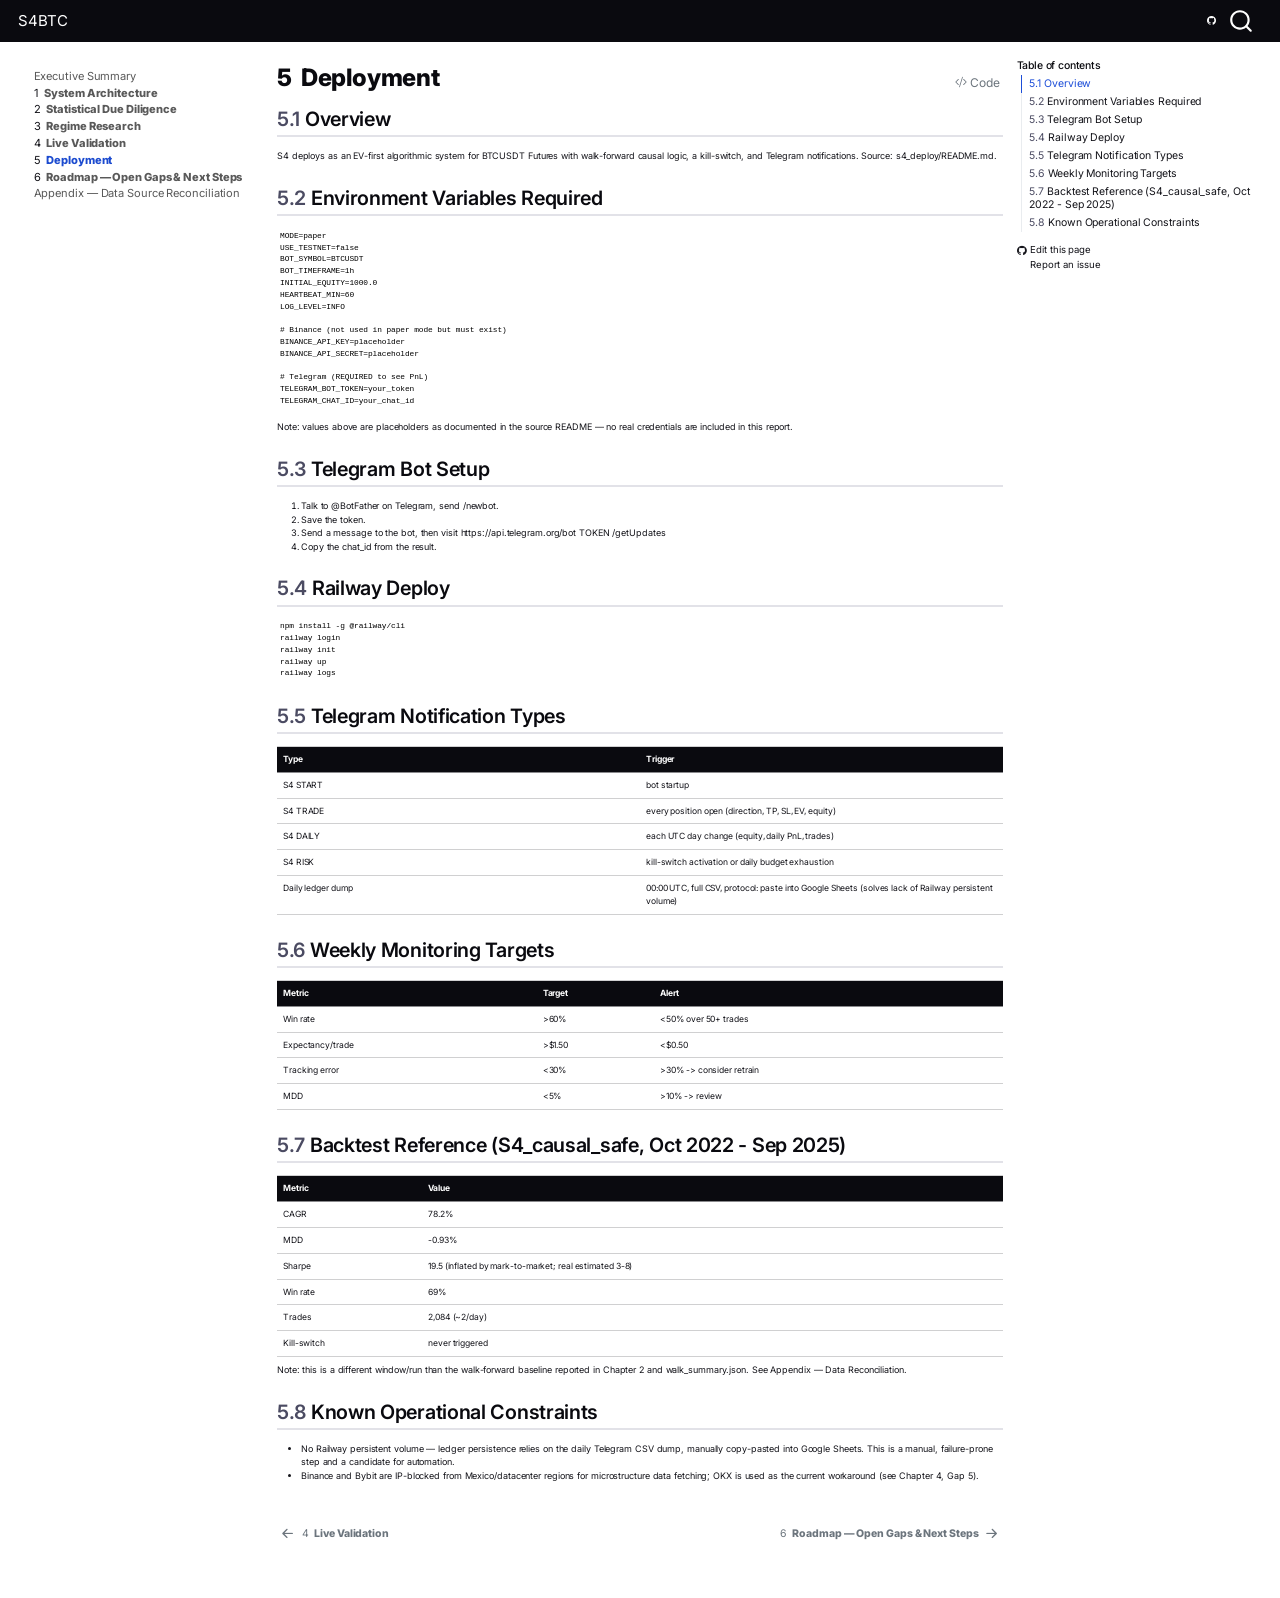
<file: 05-deployment.html>
<!DOCTYPE html>
<html xmlns="http://www.w3.org/1999/xhtml" lang="en" xml:lang="en"><head>

<meta charset="utf-8">
<meta name="generator" content="quarto-1.6.39">

<meta name="viewport" content="width=device-width, initial-scale=1.0, user-scalable=yes">


<title>5&nbsp; Deployment – S4BTC</title>
<style>
code{white-space: pre-wrap;}
span.smallcaps{font-variant: small-caps;}
div.columns{display: flex; gap: min(4vw, 1.5em);}
div.column{flex: auto; overflow-x: auto;}
div.hanging-indent{margin-left: 1.5em; text-indent: -1.5em;}
ul.task-list{list-style: none;}
ul.task-list li input[type="checkbox"] {
  width: 0.8em;
  margin: 0 0.8em 0.2em -1em; /* quarto-specific, see https://github.com/quarto-dev/quarto-cli/issues/4556 */ 
  vertical-align: middle;
}
/* CSS for syntax highlighting */
pre > code.sourceCode { white-space: pre; position: relative; }
pre > code.sourceCode > span { line-height: 1.25; }
pre > code.sourceCode > span:empty { height: 1.2em; }
.sourceCode { overflow: visible; }
code.sourceCode > span { color: inherit; text-decoration: inherit; }
div.sourceCode { margin: 1em 0; }
pre.sourceCode { margin: 0; }
@media screen {
div.sourceCode { overflow: auto; }
}
@media print {
pre > code.sourceCode { white-space: pre-wrap; }
pre > code.sourceCode > span { display: inline-block; text-indent: -5em; padding-left: 5em; }
}
pre.numberSource code
  { counter-reset: source-line 0; }
pre.numberSource code > span
  { position: relative; left: -4em; counter-increment: source-line; }
pre.numberSource code > span > a:first-child::before
  { content: counter(source-line);
    position: relative; left: -1em; text-align: right; vertical-align: baseline;
    border: none; display: inline-block;
    -webkit-touch-callout: none; -webkit-user-select: none;
    -khtml-user-select: none; -moz-user-select: none;
    -ms-user-select: none; user-select: none;
    padding: 0 4px; width: 4em;
  }
pre.numberSource { margin-left: 3em;  padding-left: 4px; }
div.sourceCode
  {   }
@media screen {
pre > code.sourceCode > span > a:first-child::before { text-decoration: underline; }
}
</style>


<script src="site_libs/quarto-nav/quarto-nav.js"></script>
<script src="site_libs/quarto-nav/headroom.min.js"></script>
<script src="site_libs/clipboard/clipboard.min.js"></script>
<script src="site_libs/quarto-search/autocomplete.umd.js"></script>
<script src="site_libs/quarto-search/fuse.min.js"></script>
<script src="site_libs/quarto-search/quarto-search.js"></script>
<meta name="quarto:offset" content="./">
<link href="./06-roadmap.html" rel="next">
<link href="./04-live-validation.html" rel="prev">
<script src="site_libs/quarto-html/quarto.js"></script>
<script src="site_libs/quarto-html/popper.min.js"></script>
<script src="site_libs/quarto-html/tippy.umd.min.js"></script>
<script src="site_libs/quarto-html/anchor.min.js"></script>
<link href="site_libs/quarto-html/tippy.css" rel="stylesheet">
<link href="site_libs/quarto-html/quarto-syntax-highlighting-0626ff4d7a71b55c8707dcae1d04a9b6.css" rel="stylesheet" id="quarto-text-highlighting-styles">
<script src="site_libs/bootstrap/bootstrap.min.js"></script>
<link href="site_libs/bootstrap/bootstrap-icons.css" rel="stylesheet">
<link href="site_libs/bootstrap/bootstrap-0f1d7832f862a9a05de4b1f937104ab7.min.css" rel="stylesheet" append-hash="true" id="quarto-bootstrap" data-mode="light">
<script id="quarto-search-options" type="application/json">{
  "location": "navbar",
  "copy-button": false,
  "collapse-after": 3,
  "panel-placement": "end",
  "type": "overlay",
  "limit": 50,
  "keyboard-shortcut": [
    "f",
    "/",
    "s"
  ],
  "show-item-context": false,
  "language": {
    "search-no-results-text": "No results",
    "search-matching-documents-text": "matching documents",
    "search-copy-link-title": "Copy link to search",
    "search-hide-matches-text": "Hide additional matches",
    "search-more-match-text": "more match in this document",
    "search-more-matches-text": "more matches in this document",
    "search-clear-button-title": "Clear",
    "search-text-placeholder": "",
    "search-detached-cancel-button-title": "Cancel",
    "search-submit-button-title": "Submit",
    "search-label": "Search"
  }
}</script>
<style>html{ scroll-behavior: smooth; }</style>


</head>

<body class="nav-sidebar floating nav-fixed">

<div id="quarto-search-results"></div>
  <header id="quarto-header" class="headroom fixed-top">
    <nav class="navbar navbar-expand-lg " data-bs-theme="dark">
      <div class="navbar-container container-fluid">
      <div class="navbar-brand-container mx-auto">
    <a class="navbar-brand" href="./index.html">
    <span class="navbar-title">S4BTC</span>
    </a>
  </div>
        <div class="quarto-navbar-tools tools-end">
    <a href="https://github.com/erictvillarreal/RoboTrader812" title="Source Code" class="quarto-navigation-tool px-1" aria-label="Source Code"><i class="bi bi-github"></i></a>
</div>
          <div id="quarto-search" class="" title="Search"></div>
      </div> <!-- /container-fluid -->
    </nav>
  <nav class="quarto-secondary-nav">
    <div class="container-fluid d-flex">
      <button type="button" class="quarto-btn-toggle btn" data-bs-toggle="collapse" role="button" data-bs-target=".quarto-sidebar-collapse-item" aria-controls="quarto-sidebar" aria-expanded="false" aria-label="Toggle sidebar navigation" onclick="if (window.quartoToggleHeadroom) { window.quartoToggleHeadroom(); }">
        <i class="bi bi-layout-text-sidebar-reverse"></i>
      </button>
        <nav class="quarto-page-breadcrumbs" aria-label="breadcrumb"><ol class="breadcrumb"><li class="breadcrumb-item"><a href="./05-deployment.html"><span class="chapter-number">5</span>&nbsp; <span class="chapter-title">Deployment</span></a></li></ol></nav>
        <a class="flex-grow-1" role="navigation" data-bs-toggle="collapse" data-bs-target=".quarto-sidebar-collapse-item" aria-controls="quarto-sidebar" aria-expanded="false" aria-label="Toggle sidebar navigation" onclick="if (window.quartoToggleHeadroom) { window.quartoToggleHeadroom(); }">      
        </a>
    </div>
  </nav>
</header>
<!-- content -->
<div id="quarto-content" class="quarto-container page-columns page-rows-contents page-layout-article page-navbar">
<!-- sidebar -->
  <nav id="quarto-sidebar" class="sidebar collapse collapse-horizontal quarto-sidebar-collapse-item sidebar-navigation floating overflow-auto">
    <div class="sidebar-menu-container"> 
    <ul class="list-unstyled mt-1">
        <li class="sidebar-item">
  <div class="sidebar-item-container"> 
  <a href="./index.html" class="sidebar-item-text sidebar-link">
 <span class="menu-text">Executive Summary</span></a>
  </div>
</li>
        <li class="sidebar-item">
  <div class="sidebar-item-container"> 
  <a href="./01-architecture.html" class="sidebar-item-text sidebar-link">
 <span class="menu-text"><span class="chapter-number">1</span>&nbsp; <span class="chapter-title">System Architecture</span></span></a>
  </div>
</li>
        <li class="sidebar-item">
  <div class="sidebar-item-container"> 
  <a href="./02-statistical-due-diligence.html" class="sidebar-item-text sidebar-link">
 <span class="menu-text"><span class="chapter-number">2</span>&nbsp; <span class="chapter-title">Statistical Due Diligence</span></span></a>
  </div>
</li>
        <li class="sidebar-item">
  <div class="sidebar-item-container"> 
  <a href="./03-regime-research.html" class="sidebar-item-text sidebar-link">
 <span class="menu-text"><span class="chapter-number">3</span>&nbsp; <span class="chapter-title">Regime Research</span></span></a>
  </div>
</li>
        <li class="sidebar-item">
  <div class="sidebar-item-container"> 
  <a href="./04-live-validation.html" class="sidebar-item-text sidebar-link">
 <span class="menu-text"><span class="chapter-number">4</span>&nbsp; <span class="chapter-title">Live Validation</span></span></a>
  </div>
</li>
        <li class="sidebar-item">
  <div class="sidebar-item-container"> 
  <a href="./05-deployment.html" class="sidebar-item-text sidebar-link active">
 <span class="menu-text"><span class="chapter-number">5</span>&nbsp; <span class="chapter-title">Deployment</span></span></a>
  </div>
</li>
        <li class="sidebar-item">
  <div class="sidebar-item-container"> 
  <a href="./06-roadmap.html" class="sidebar-item-text sidebar-link">
 <span class="menu-text"><span class="chapter-number">6</span>&nbsp; <span class="chapter-title">Roadmap — Open Gaps &amp; Next Steps</span></span></a>
  </div>
</li>
        <li class="sidebar-item">
  <div class="sidebar-item-container"> 
  <a href="./99-appendix-data-sources.html" class="sidebar-item-text sidebar-link">
 <span class="menu-text">Appendix — Data Source Reconciliation</span></a>
  </div>
</li>
    </ul>
    </div>
</nav>
<div id="quarto-sidebar-glass" class="quarto-sidebar-collapse-item" data-bs-toggle="collapse" data-bs-target=".quarto-sidebar-collapse-item"></div>
<!-- margin-sidebar -->
    <div id="quarto-margin-sidebar" class="sidebar margin-sidebar">
        <nav id="TOC" role="doc-toc" class="toc-active">
    <h2 id="toc-title">Table of contents</h2>
   
  <ul>
  <li><a href="#overview" id="toc-overview" class="nav-link active" data-scroll-target="#overview"><span class="header-section-number">5.1</span> Overview</a></li>
  <li><a href="#environment-variables-required" id="toc-environment-variables-required" class="nav-link" data-scroll-target="#environment-variables-required"><span class="header-section-number">5.2</span> Environment Variables Required</a></li>
  <li><a href="#telegram-bot-setup" id="toc-telegram-bot-setup" class="nav-link" data-scroll-target="#telegram-bot-setup"><span class="header-section-number">5.3</span> Telegram Bot Setup</a></li>
  <li><a href="#railway-deploy" id="toc-railway-deploy" class="nav-link" data-scroll-target="#railway-deploy"><span class="header-section-number">5.4</span> Railway Deploy</a></li>
  <li><a href="#telegram-notification-types" id="toc-telegram-notification-types" class="nav-link" data-scroll-target="#telegram-notification-types"><span class="header-section-number">5.5</span> Telegram Notification Types</a></li>
  <li><a href="#weekly-monitoring-targets" id="toc-weekly-monitoring-targets" class="nav-link" data-scroll-target="#weekly-monitoring-targets"><span class="header-section-number">5.6</span> Weekly Monitoring Targets</a></li>
  <li><a href="#backtest-reference-s4_causal_safe-oct-2022---sep-2025" id="toc-backtest-reference-s4_causal_safe-oct-2022---sep-2025" class="nav-link" data-scroll-target="#backtest-reference-s4_causal_safe-oct-2022---sep-2025"><span class="header-section-number">5.7</span> Backtest Reference (S4_causal_safe, Oct 2022 - Sep 2025)</a></li>
  <li><a href="#known-operational-constraints" id="toc-known-operational-constraints" class="nav-link" data-scroll-target="#known-operational-constraints"><span class="header-section-number">5.8</span> Known Operational Constraints</a></li>
  </ul>
<div class="toc-actions"><ul><li><a href="https://github.com/erictvillarreal/RoboTrader812/edit/main/05-deployment.qmd" class="toc-action"><i class="bi bi-github"></i>Edit this page</a></li><li><a href="https://github.com/erictvillarreal/RoboTrader812/issues/new" class="toc-action"><i class="bi empty"></i>Report an issue</a></li></ul></div></nav>
    </div>
<!-- main -->
<main class="content" id="quarto-document-content">

<header id="title-block-header" class="quarto-title-block default">
<div class="quarto-title">
<div class="quarto-title-block"><div><h1 class="title"><span class="chapter-number">5</span>&nbsp; <span class="chapter-title">Deployment</span></h1><button type="button" class="btn code-tools-button" id="quarto-code-tools-source"><i class="bi"></i> Code</button></div></div>
</div>



<div class="quarto-title-meta">

    
  
    
  </div>
  


</header>


<section id="overview" class="level2" data-number="5.1">
<h2 data-number="5.1" class="anchored" data-anchor-id="overview"><span class="header-section-number">5.1</span> Overview</h2>
<p>S4 deploys as an EV-first algorithmic system for BTCUSDT Futures with walk-forward causal logic, a kill-switch, and Telegram notifications. Source: s4_deploy/README.md.</p>
</section>
<section id="environment-variables-required" class="level2" data-number="5.2">
<h2 data-number="5.2" class="anchored" data-anchor-id="environment-variables-required"><span class="header-section-number">5.2</span> Environment Variables Required</h2>
<pre><code>MODE=paper
USE_TESTNET=false
BOT_SYMBOL=BTCUSDT
BOT_TIMEFRAME=1h
INITIAL_EQUITY=1000.0
HEARTBEAT_MIN=60
LOG_LEVEL=INFO

# Binance (not used in paper mode but must exist)
BINANCE_API_KEY=placeholder
BINANCE_API_SECRET=placeholder

# Telegram (REQUIRED to see PnL)
TELEGRAM_BOT_TOKEN=your_token
TELEGRAM_CHAT_ID=your_chat_id</code></pre>
<p>Note: values above are placeholders as documented in the source README — no real credentials are included in this report.</p>
</section>
<section id="telegram-bot-setup" class="level2" data-number="5.3">
<h2 data-number="5.3" class="anchored" data-anchor-id="telegram-bot-setup"><span class="header-section-number">5.3</span> Telegram Bot Setup</h2>
<ol type="1">
<li>Talk to <span class="citation" data-cites="BotFather">@BotFather</span> on Telegram, send /newbot.</li>
<li>Save the token.</li>
<li>Send a message to the bot, then visit https://api.telegram.org/bot TOKEN /getUpdates</li>
<li>Copy the chat_id from the result.</li>
</ol>
</section>
<section id="railway-deploy" class="level2" data-number="5.4">
<h2 data-number="5.4" class="anchored" data-anchor-id="railway-deploy"><span class="header-section-number">5.4</span> Railway Deploy</h2>
<pre><code>npm install -g @railway/cli
railway login
railway init
railway up
railway logs</code></pre>
</section>
<section id="telegram-notification-types" class="level2" data-number="5.5">
<h2 data-number="5.5" class="anchored" data-anchor-id="telegram-notification-types"><span class="header-section-number">5.5</span> Telegram Notification Types</h2>
<table class="caption-top table">
<colgroup>
<col style="width: 50%">
<col style="width: 50%">
</colgroup>
<thead>
<tr class="header">
<th>Type</th>
<th>Trigger</th>
</tr>
</thead>
<tbody>
<tr class="odd">
<td>S4 START</td>
<td>bot startup</td>
</tr>
<tr class="even">
<td>S4 TRADE</td>
<td>every position open (direction, TP, SL, EV, equity)</td>
</tr>
<tr class="odd">
<td>S4 DAILY</td>
<td>each UTC day change (equity, daily PnL, trades)</td>
</tr>
<tr class="even">
<td>S4 RISK</td>
<td>kill-switch activation or daily budget exhaustion</td>
</tr>
<tr class="odd">
<td>Daily ledger dump</td>
<td>00:00 UTC, full CSV, protocol: paste into Google Sheets (solves lack of Railway persistent volume)</td>
</tr>
</tbody>
</table>
</section>
<section id="weekly-monitoring-targets" class="level2" data-number="5.6">
<h2 data-number="5.6" class="anchored" data-anchor-id="weekly-monitoring-targets"><span class="header-section-number">5.6</span> Weekly Monitoring Targets</h2>
<table class="caption-top table">
<thead>
<tr class="header">
<th>Metric</th>
<th>Target</th>
<th>Alert</th>
</tr>
</thead>
<tbody>
<tr class="odd">
<td>Win rate</td>
<td>&gt;60%</td>
<td>&lt;50% over 50+ trades</td>
</tr>
<tr class="even">
<td>Expectancy/trade</td>
<td>&gt;$1.50</td>
<td>&lt;$0.50</td>
</tr>
<tr class="odd">
<td>Tracking error</td>
<td>&lt;30%</td>
<td>&gt;30% -&gt; consider retrain</td>
</tr>
<tr class="even">
<td>MDD</td>
<td>&lt;5%</td>
<td>&gt;10% -&gt; review</td>
</tr>
</tbody>
</table>
</section>
<section id="backtest-reference-s4_causal_safe-oct-2022---sep-2025" class="level2" data-number="5.7">
<h2 data-number="5.7" class="anchored" data-anchor-id="backtest-reference-s4_causal_safe-oct-2022---sep-2025"><span class="header-section-number">5.7</span> Backtest Reference (S4_causal_safe, Oct 2022 - Sep 2025)</h2>
<table class="caption-top table">
<thead>
<tr class="header">
<th>Metric</th>
<th>Value</th>
</tr>
</thead>
<tbody>
<tr class="odd">
<td>CAGR</td>
<td>78.2%</td>
</tr>
<tr class="even">
<td>MDD</td>
<td>-0.93%</td>
</tr>
<tr class="odd">
<td>Sharpe</td>
<td>19.5 (inflated by mark-to-market; real estimated 3-8)</td>
</tr>
<tr class="even">
<td>Win rate</td>
<td>69%</td>
</tr>
<tr class="odd">
<td>Trades</td>
<td>2,084 (~2/day)</td>
</tr>
<tr class="even">
<td>Kill-switch</td>
<td>never triggered</td>
</tr>
</tbody>
</table>
<p>Note: this is a different window/run than the walk-forward baseline reported in Chapter 2 and walk_summary.json. See Appendix — Data Reconciliation.</p>
</section>
<section id="known-operational-constraints" class="level2" data-number="5.8">
<h2 data-number="5.8" class="anchored" data-anchor-id="known-operational-constraints"><span class="header-section-number">5.8</span> Known Operational Constraints</h2>
<ul>
<li>No Railway persistent volume — ledger persistence relies on the daily Telegram CSV dump, manually copy-pasted into Google Sheets. This is a manual, failure-prone step and a candidate for automation.</li>
<li>Binance and Bybit are IP-blocked from Mexico/datacenter regions for microstructure data fetching; OKX is used as the current workaround (see Chapter 4, Gap 5).</li>
</ul>


<!-- -->

</section>

</main> <!-- /main -->
<script id="quarto-html-after-body" type="application/javascript">
window.document.addEventListener("DOMContentLoaded", function (event) {
  const toggleBodyColorMode = (bsSheetEl) => {
    const mode = bsSheetEl.getAttribute("data-mode");
    const bodyEl = window.document.querySelector("body");
    if (mode === "dark") {
      bodyEl.classList.add("quarto-dark");
      bodyEl.classList.remove("quarto-light");
    } else {
      bodyEl.classList.add("quarto-light");
      bodyEl.classList.remove("quarto-dark");
    }
  }
  const toggleBodyColorPrimary = () => {
    const bsSheetEl = window.document.querySelector("link#quarto-bootstrap");
    if (bsSheetEl) {
      toggleBodyColorMode(bsSheetEl);
    }
  }
  toggleBodyColorPrimary();  
  const icon = "";
  const anchorJS = new window.AnchorJS();
  anchorJS.options = {
    placement: 'right',
    icon: icon
  };
  anchorJS.add('.anchored');
  const isCodeAnnotation = (el) => {
    for (const clz of el.classList) {
      if (clz.startsWith('code-annotation-')) {                     
        return true;
      }
    }
    return false;
  }
  const onCopySuccess = function(e) {
    // button target
    const button = e.trigger;
    // don't keep focus
    button.blur();
    // flash "checked"
    button.classList.add('code-copy-button-checked');
    var currentTitle = button.getAttribute("title");
    button.setAttribute("title", "Copied!");
    let tooltip;
    if (window.bootstrap) {
      button.setAttribute("data-bs-toggle", "tooltip");
      button.setAttribute("data-bs-placement", "left");
      button.setAttribute("data-bs-title", "Copied!");
      tooltip = new bootstrap.Tooltip(button, 
        { trigger: "manual", 
          customClass: "code-copy-button-tooltip",
          offset: [0, -8]});
      tooltip.show();    
    }
    setTimeout(function() {
      if (tooltip) {
        tooltip.hide();
        button.removeAttribute("data-bs-title");
        button.removeAttribute("data-bs-toggle");
        button.removeAttribute("data-bs-placement");
      }
      button.setAttribute("title", currentTitle);
      button.classList.remove('code-copy-button-checked');
    }, 1000);
    // clear code selection
    e.clearSelection();
  }
  const getTextToCopy = function(trigger) {
      const codeEl = trigger.previousElementSibling.cloneNode(true);
      for (const childEl of codeEl.children) {
        if (isCodeAnnotation(childEl)) {
          childEl.remove();
        }
      }
      return codeEl.innerText;
  }
  const clipboard = new window.ClipboardJS('.code-copy-button:not([data-in-quarto-modal])', {
    text: getTextToCopy
  });
  clipboard.on('success', onCopySuccess);
  if (window.document.getElementById('quarto-embedded-source-code-modal')) {
    const clipboardModal = new window.ClipboardJS('.code-copy-button[data-in-quarto-modal]', {
      text: getTextToCopy,
      container: window.document.getElementById('quarto-embedded-source-code-modal')
    });
    clipboardModal.on('success', onCopySuccess);
  }
  const viewSource = window.document.getElementById('quarto-view-source') ||
                     window.document.getElementById('quarto-code-tools-source');
  if (viewSource) {
    const sourceUrl = viewSource.getAttribute("data-quarto-source-url");
    viewSource.addEventListener("click", function(e) {
      if (sourceUrl) {
        // rstudio viewer pane
        if (/\bcapabilities=\b/.test(window.location)) {
          window.open(sourceUrl);
        } else {
          window.location.href = sourceUrl;
        }
      } else {
        const modal = new bootstrap.Modal(document.getElementById('quarto-embedded-source-code-modal'));
        modal.show();
      }
      return false;
    });
  }
  function toggleCodeHandler(show) {
    return function(e) {
      const detailsSrc = window.document.querySelectorAll(".cell > details > .sourceCode");
      for (let i=0; i<detailsSrc.length; i++) {
        const details = detailsSrc[i].parentElement;
        if (show) {
          details.open = true;
        } else {
          details.removeAttribute("open");
        }
      }
      const cellCodeDivs = window.document.querySelectorAll(".cell > .sourceCode");
      const fromCls = show ? "hidden" : "unhidden";
      const toCls = show ? "unhidden" : "hidden";
      for (let i=0; i<cellCodeDivs.length; i++) {
        const codeDiv = cellCodeDivs[i];
        if (codeDiv.classList.contains(fromCls)) {
          codeDiv.classList.remove(fromCls);
          codeDiv.classList.add(toCls);
        } 
      }
      return false;
    }
  }
  const hideAllCode = window.document.getElementById("quarto-hide-all-code");
  if (hideAllCode) {
    hideAllCode.addEventListener("click", toggleCodeHandler(false));
  }
  const showAllCode = window.document.getElementById("quarto-show-all-code");
  if (showAllCode) {
    showAllCode.addEventListener("click", toggleCodeHandler(true));
  }
    var localhostRegex = new RegExp(/^(?:http|https):\/\/localhost\:?[0-9]*\//);
    var mailtoRegex = new RegExp(/^mailto:/);
      var filterRegex = new RegExp('/' + window.location.host + '/');
    var isInternal = (href) => {
        return filterRegex.test(href) || localhostRegex.test(href) || mailtoRegex.test(href);
    }
    // Inspect non-navigation links and adorn them if external
 	var links = window.document.querySelectorAll('a[href]:not(.nav-link):not(.navbar-brand):not(.toc-action):not(.sidebar-link):not(.sidebar-item-toggle):not(.pagination-link):not(.no-external):not([aria-hidden]):not(.dropdown-item):not(.quarto-navigation-tool):not(.about-link)');
    for (var i=0; i<links.length; i++) {
      const link = links[i];
      if (!isInternal(link.href)) {
        // undo the damage that might have been done by quarto-nav.js in the case of
        // links that we want to consider external
        if (link.dataset.originalHref !== undefined) {
          link.href = link.dataset.originalHref;
        }
      }
    }
  function tippyHover(el, contentFn, onTriggerFn, onUntriggerFn) {
    const config = {
      allowHTML: true,
      maxWidth: 500,
      delay: 100,
      arrow: false,
      appendTo: function(el) {
          return el.parentElement;
      },
      interactive: true,
      interactiveBorder: 10,
      theme: 'quarto',
      placement: 'bottom-start',
    };
    if (contentFn) {
      config.content = contentFn;
    }
    if (onTriggerFn) {
      config.onTrigger = onTriggerFn;
    }
    if (onUntriggerFn) {
      config.onUntrigger = onUntriggerFn;
    }
    window.tippy(el, config); 
  }
  const noterefs = window.document.querySelectorAll('a[role="doc-noteref"]');
  for (var i=0; i<noterefs.length; i++) {
    const ref = noterefs[i];
    tippyHover(ref, function() {
      // use id or data attribute instead here
      let href = ref.getAttribute('data-footnote-href') || ref.getAttribute('href');
      try { href = new URL(href).hash; } catch {}
      const id = href.replace(/^#\/?/, "");
      const note = window.document.getElementById(id);
      if (note) {
        return note.innerHTML;
      } else {
        return "";
      }
    });
  }
  const xrefs = window.document.querySelectorAll('a.quarto-xref');
  const processXRef = (id, note) => {
    // Strip column container classes
    const stripColumnClz = (el) => {
      el.classList.remove("page-full", "page-columns");
      if (el.children) {
        for (const child of el.children) {
          stripColumnClz(child);
        }
      }
    }
    stripColumnClz(note)
    if (id === null || id.startsWith('sec-')) {
      // Special case sections, only their first couple elements
      const container = document.createElement("div");
      if (note.children && note.children.length > 2) {
        container.appendChild(note.children[0].cloneNode(true));
        for (let i = 1; i < note.children.length; i++) {
          const child = note.children[i];
          if (child.tagName === "P" && child.innerText === "") {
            continue;
          } else {
            container.appendChild(child.cloneNode(true));
            break;
          }
        }
        if (window.Quarto?.typesetMath) {
          window.Quarto.typesetMath(container);
        }
        return container.innerHTML
      } else {
        if (window.Quarto?.typesetMath) {
          window.Quarto.typesetMath(note);
        }
        return note.innerHTML;
      }
    } else {
      // Remove any anchor links if they are present
      const anchorLink = note.querySelector('a.anchorjs-link');
      if (anchorLink) {
        anchorLink.remove();
      }
      if (window.Quarto?.typesetMath) {
        window.Quarto.typesetMath(note);
      }
      if (note.classList.contains("callout")) {
        return note.outerHTML;
      } else {
        return note.innerHTML;
      }
    }
  }
  for (var i=0; i<xrefs.length; i++) {
    const xref = xrefs[i];
    tippyHover(xref, undefined, function(instance) {
      instance.disable();
      let url = xref.getAttribute('href');
      let hash = undefined; 
      if (url.startsWith('#')) {
        hash = url;
      } else {
        try { hash = new URL(url).hash; } catch {}
      }
      if (hash) {
        const id = hash.replace(/^#\/?/, "");
        const note = window.document.getElementById(id);
        if (note !== null) {
          try {
            const html = processXRef(id, note.cloneNode(true));
            instance.setContent(html);
          } finally {
            instance.enable();
            instance.show();
          }
        } else {
          // See if we can fetch this
          fetch(url.split('#')[0])
          .then(res => res.text())
          .then(html => {
            const parser = new DOMParser();
            const htmlDoc = parser.parseFromString(html, "text/html");
            const note = htmlDoc.getElementById(id);
            if (note !== null) {
              const html = processXRef(id, note);
              instance.setContent(html);
            } 
          }).finally(() => {
            instance.enable();
            instance.show();
          });
        }
      } else {
        // See if we can fetch a full url (with no hash to target)
        // This is a special case and we should probably do some content thinning / targeting
        fetch(url)
        .then(res => res.text())
        .then(html => {
          const parser = new DOMParser();
          const htmlDoc = parser.parseFromString(html, "text/html");
          const note = htmlDoc.querySelector('main.content');
          if (note !== null) {
            // This should only happen for chapter cross references
            // (since there is no id in the URL)
            // remove the first header
            if (note.children.length > 0 && note.children[0].tagName === "HEADER") {
              note.children[0].remove();
            }
            const html = processXRef(null, note);
            instance.setContent(html);
          } 
        }).finally(() => {
          instance.enable();
          instance.show();
        });
      }
    }, function(instance) {
    });
  }
      let selectedAnnoteEl;
      const selectorForAnnotation = ( cell, annotation) => {
        let cellAttr = 'data-code-cell="' + cell + '"';
        let lineAttr = 'data-code-annotation="' +  annotation + '"';
        const selector = 'span[' + cellAttr + '][' + lineAttr + ']';
        return selector;
      }
      const selectCodeLines = (annoteEl) => {
        const doc = window.document;
        const targetCell = annoteEl.getAttribute("data-target-cell");
        const targetAnnotation = annoteEl.getAttribute("data-target-annotation");
        const annoteSpan = window.document.querySelector(selectorForAnnotation(targetCell, targetAnnotation));
        const lines = annoteSpan.getAttribute("data-code-lines").split(",");
        const lineIds = lines.map((line) => {
          return targetCell + "-" + line;
        })
        let top = null;
        let height = null;
        let parent = null;
        if (lineIds.length > 0) {
            //compute the position of the single el (top and bottom and make a div)
            const el = window.document.getElementById(lineIds[0]);
            top = el.offsetTop;
            height = el.offsetHeight;
            parent = el.parentElement.parentElement;
          if (lineIds.length > 1) {
            const lastEl = window.document.getElementById(lineIds[lineIds.length - 1]);
            const bottom = lastEl.offsetTop + lastEl.offsetHeight;
            height = bottom - top;
          }
          if (top !== null && height !== null && parent !== null) {
            // cook up a div (if necessary) and position it 
            let div = window.document.getElementById("code-annotation-line-highlight");
            if (div === null) {
              div = window.document.createElement("div");
              div.setAttribute("id", "code-annotation-line-highlight");
              div.style.position = 'absolute';
              parent.appendChild(div);
            }
            div.style.top = top - 2 + "px";
            div.style.height = height + 4 + "px";
            div.style.left = 0;
            let gutterDiv = window.document.getElementById("code-annotation-line-highlight-gutter");
            if (gutterDiv === null) {
              gutterDiv = window.document.createElement("div");
              gutterDiv.setAttribute("id", "code-annotation-line-highlight-gutter");
              gutterDiv.style.position = 'absolute';
              const codeCell = window.document.getElementById(targetCell);
              const gutter = codeCell.querySelector('.code-annotation-gutter');
              gutter.appendChild(gutterDiv);
            }
            gutterDiv.style.top = top - 2 + "px";
            gutterDiv.style.height = height + 4 + "px";
          }
          selectedAnnoteEl = annoteEl;
        }
      };
      const unselectCodeLines = () => {
        const elementsIds = ["code-annotation-line-highlight", "code-annotation-line-highlight-gutter"];
        elementsIds.forEach((elId) => {
          const div = window.document.getElementById(elId);
          if (div) {
            div.remove();
          }
        });
        selectedAnnoteEl = undefined;
      };
        // Handle positioning of the toggle
    window.addEventListener(
      "resize",
      throttle(() => {
        elRect = undefined;
        if (selectedAnnoteEl) {
          selectCodeLines(selectedAnnoteEl);
        }
      }, 10)
    );
    function throttle(fn, ms) {
    let throttle = false;
    let timer;
      return (...args) => {
        if(!throttle) { // first call gets through
            fn.apply(this, args);
            throttle = true;
        } else { // all the others get throttled
            if(timer) clearTimeout(timer); // cancel #2
            timer = setTimeout(() => {
              fn.apply(this, args);
              timer = throttle = false;
            }, ms);
        }
      };
    }
      // Attach click handler to the DT
      const annoteDls = window.document.querySelectorAll('dt[data-target-cell]');
      for (const annoteDlNode of annoteDls) {
        annoteDlNode.addEventListener('click', (event) => {
          const clickedEl = event.target;
          if (clickedEl !== selectedAnnoteEl) {
            unselectCodeLines();
            const activeEl = window.document.querySelector('dt[data-target-cell].code-annotation-active');
            if (activeEl) {
              activeEl.classList.remove('code-annotation-active');
            }
            selectCodeLines(clickedEl);
            clickedEl.classList.add('code-annotation-active');
          } else {
            // Unselect the line
            unselectCodeLines();
            clickedEl.classList.remove('code-annotation-active');
          }
        });
      }
  const findCites = (el) => {
    const parentEl = el.parentElement;
    if (parentEl) {
      const cites = parentEl.dataset.cites;
      if (cites) {
        return {
          el,
          cites: cites.split(' ')
        };
      } else {
        return findCites(el.parentElement)
      }
    } else {
      return undefined;
    }
  };
  var bibliorefs = window.document.querySelectorAll('a[role="doc-biblioref"]');
  for (var i=0; i<bibliorefs.length; i++) {
    const ref = bibliorefs[i];
    const citeInfo = findCites(ref);
    if (citeInfo) {
      tippyHover(citeInfo.el, function() {
        var popup = window.document.createElement('div');
        citeInfo.cites.forEach(function(cite) {
          var citeDiv = window.document.createElement('div');
          citeDiv.classList.add('hanging-indent');
          citeDiv.classList.add('csl-entry');
          var biblioDiv = window.document.getElementById('ref-' + cite);
          if (biblioDiv) {
            citeDiv.innerHTML = biblioDiv.innerHTML;
          }
          popup.appendChild(citeDiv);
        });
        return popup.innerHTML;
      });
    }
  }
});
</script>
<nav class="page-navigation">
  <div class="nav-page nav-page-previous">
      <a href="./04-live-validation.html" class="pagination-link" aria-label="Live Validation">
        <i class="bi bi-arrow-left-short"></i> <span class="nav-page-text"><span class="chapter-number">4</span>&nbsp; <span class="chapter-title">Live Validation</span></span>
      </a>          
  </div>
  <div class="nav-page nav-page-next">
      <a href="./06-roadmap.html" class="pagination-link" aria-label="Roadmap — Open Gaps &amp; Next Steps">
        <span class="nav-page-text"><span class="chapter-number">6</span>&nbsp; <span class="chapter-title">Roadmap — Open Gaps &amp; Next Steps</span></span> <i class="bi bi-arrow-right-short"></i>
      </a>
  </div>
</nav><div class="modal fade" id="quarto-embedded-source-code-modal" tabindex="-1" aria-labelledby="quarto-embedded-source-code-modal-label" aria-hidden="true"><div class="modal-dialog modal-dialog-scrollable"><div class="modal-content"><div class="modal-header"><h5 class="modal-title" id="quarto-embedded-source-code-modal-label">Source Code</h5><button class="btn-close" data-bs-dismiss="modal"></button></div><div class="modal-body"><div class="">
<div class="sourceCode" id="cb3" data-shortcodes="false"><pre class="sourceCode markdown code-with-copy"><code class="sourceCode markdown"><span id="cb3-1"><a href="#cb3-1" aria-hidden="true" tabindex="-1"></a><span class="fu"># Deployment</span></span>
<span id="cb3-2"><a href="#cb3-2" aria-hidden="true" tabindex="-1"></a></span>
<span id="cb3-3"><a href="#cb3-3" aria-hidden="true" tabindex="-1"></a><span class="fu">## Overview</span></span>
<span id="cb3-4"><a href="#cb3-4" aria-hidden="true" tabindex="-1"></a></span>
<span id="cb3-5"><a href="#cb3-5" aria-hidden="true" tabindex="-1"></a>S4 deploys as an EV-first algorithmic system for BTCUSDT Futures with walk-forward causal logic, a kill-switch, and Telegram notifications. Source: s4_deploy/README.md.</span>
<span id="cb3-6"><a href="#cb3-6" aria-hidden="true" tabindex="-1"></a></span>
<span id="cb3-7"><a href="#cb3-7" aria-hidden="true" tabindex="-1"></a><span class="fu">## Environment Variables Required</span></span>
<span id="cb3-8"><a href="#cb3-8" aria-hidden="true" tabindex="-1"></a></span>
<span id="cb3-9"><a href="#cb3-9" aria-hidden="true" tabindex="-1"></a><span class="in">~~~</span></span>
<span id="cb3-10"><a href="#cb3-10" aria-hidden="true" tabindex="-1"></a><span class="in">MODE=paper</span></span>
<span id="cb3-11"><a href="#cb3-11" aria-hidden="true" tabindex="-1"></a><span class="in">USE_TESTNET=false</span></span>
<span id="cb3-12"><a href="#cb3-12" aria-hidden="true" tabindex="-1"></a><span class="in">BOT_SYMBOL=BTCUSDT</span></span>
<span id="cb3-13"><a href="#cb3-13" aria-hidden="true" tabindex="-1"></a><span class="in">BOT_TIMEFRAME=1h</span></span>
<span id="cb3-14"><a href="#cb3-14" aria-hidden="true" tabindex="-1"></a><span class="in">INITIAL_EQUITY=1000.0</span></span>
<span id="cb3-15"><a href="#cb3-15" aria-hidden="true" tabindex="-1"></a><span class="in">HEARTBEAT_MIN=60</span></span>
<span id="cb3-16"><a href="#cb3-16" aria-hidden="true" tabindex="-1"></a><span class="in">LOG_LEVEL=INFO</span></span>
<span id="cb3-17"><a href="#cb3-17" aria-hidden="true" tabindex="-1"></a></span>
<span id="cb3-18"><a href="#cb3-18" aria-hidden="true" tabindex="-1"></a><span class="in"># Binance (not used in paper mode but must exist)</span></span>
<span id="cb3-19"><a href="#cb3-19" aria-hidden="true" tabindex="-1"></a><span class="in">BINANCE_API_KEY=placeholder</span></span>
<span id="cb3-20"><a href="#cb3-20" aria-hidden="true" tabindex="-1"></a><span class="in">BINANCE_API_SECRET=placeholder</span></span>
<span id="cb3-21"><a href="#cb3-21" aria-hidden="true" tabindex="-1"></a></span>
<span id="cb3-22"><a href="#cb3-22" aria-hidden="true" tabindex="-1"></a><span class="in"># Telegram (REQUIRED to see PnL)</span></span>
<span id="cb3-23"><a href="#cb3-23" aria-hidden="true" tabindex="-1"></a><span class="in">TELEGRAM_BOT_TOKEN=your_token</span></span>
<span id="cb3-24"><a href="#cb3-24" aria-hidden="true" tabindex="-1"></a><span class="in">TELEGRAM_CHAT_ID=your_chat_id</span></span>
<span id="cb3-25"><a href="#cb3-25" aria-hidden="true" tabindex="-1"></a><span class="in">~~~</span></span>
<span id="cb3-26"><a href="#cb3-26" aria-hidden="true" tabindex="-1"></a></span>
<span id="cb3-27"><a href="#cb3-27" aria-hidden="true" tabindex="-1"></a>Note: values above are placeholders as documented in the source README — no real credentials are included in this report.</span>
<span id="cb3-28"><a href="#cb3-28" aria-hidden="true" tabindex="-1"></a></span>
<span id="cb3-29"><a href="#cb3-29" aria-hidden="true" tabindex="-1"></a><span class="fu">## Telegram Bot Setup</span></span>
<span id="cb3-30"><a href="#cb3-30" aria-hidden="true" tabindex="-1"></a></span>
<span id="cb3-31"><a href="#cb3-31" aria-hidden="true" tabindex="-1"></a><span class="ss">1. </span>Talk to @BotFather on Telegram, send /newbot.</span>
<span id="cb3-32"><a href="#cb3-32" aria-hidden="true" tabindex="-1"></a><span class="ss">2. </span>Save the token.</span>
<span id="cb3-33"><a href="#cb3-33" aria-hidden="true" tabindex="-1"></a><span class="ss">3. </span>Send a message to the bot, then visit https://api.telegram.org/bot TOKEN /getUpdates</span>
<span id="cb3-34"><a href="#cb3-34" aria-hidden="true" tabindex="-1"></a><span class="ss">4. </span>Copy the chat_id from the result.</span>
<span id="cb3-35"><a href="#cb3-35" aria-hidden="true" tabindex="-1"></a></span>
<span id="cb3-36"><a href="#cb3-36" aria-hidden="true" tabindex="-1"></a><span class="fu">## Railway Deploy</span></span>
<span id="cb3-37"><a href="#cb3-37" aria-hidden="true" tabindex="-1"></a></span>
<span id="cb3-38"><a href="#cb3-38" aria-hidden="true" tabindex="-1"></a><span class="in">~~~</span></span>
<span id="cb3-39"><a href="#cb3-39" aria-hidden="true" tabindex="-1"></a><span class="in">npm install -g @railway/cli</span></span>
<span id="cb3-40"><a href="#cb3-40" aria-hidden="true" tabindex="-1"></a><span class="in">railway login</span></span>
<span id="cb3-41"><a href="#cb3-41" aria-hidden="true" tabindex="-1"></a><span class="in">railway init</span></span>
<span id="cb3-42"><a href="#cb3-42" aria-hidden="true" tabindex="-1"></a><span class="in">railway up</span></span>
<span id="cb3-43"><a href="#cb3-43" aria-hidden="true" tabindex="-1"></a><span class="in">railway logs</span></span>
<span id="cb3-44"><a href="#cb3-44" aria-hidden="true" tabindex="-1"></a><span class="in">~~~</span></span>
<span id="cb3-45"><a href="#cb3-45" aria-hidden="true" tabindex="-1"></a></span>
<span id="cb3-46"><a href="#cb3-46" aria-hidden="true" tabindex="-1"></a><span class="fu">## Telegram Notification Types</span></span>
<span id="cb3-47"><a href="#cb3-47" aria-hidden="true" tabindex="-1"></a></span>
<span id="cb3-48"><a href="#cb3-48" aria-hidden="true" tabindex="-1"></a>| Type | Trigger |</span>
<span id="cb3-49"><a href="#cb3-49" aria-hidden="true" tabindex="-1"></a>|---|---|</span>
<span id="cb3-50"><a href="#cb3-50" aria-hidden="true" tabindex="-1"></a>| S4 START | bot startup |</span>
<span id="cb3-51"><a href="#cb3-51" aria-hidden="true" tabindex="-1"></a>| S4 TRADE | every position open (direction, TP, SL, EV, equity) |</span>
<span id="cb3-52"><a href="#cb3-52" aria-hidden="true" tabindex="-1"></a>| S4 DAILY | each UTC day change (equity, daily PnL, trades) |</span>
<span id="cb3-53"><a href="#cb3-53" aria-hidden="true" tabindex="-1"></a>| S4 RISK | kill-switch activation or daily budget exhaustion |</span>
<span id="cb3-54"><a href="#cb3-54" aria-hidden="true" tabindex="-1"></a>| Daily ledger dump | 00:00 UTC, full CSV, protocol: paste into Google Sheets (solves lack of Railway persistent volume) |</span>
<span id="cb3-55"><a href="#cb3-55" aria-hidden="true" tabindex="-1"></a></span>
<span id="cb3-56"><a href="#cb3-56" aria-hidden="true" tabindex="-1"></a><span class="fu">## Weekly Monitoring Targets</span></span>
<span id="cb3-57"><a href="#cb3-57" aria-hidden="true" tabindex="-1"></a></span>
<span id="cb3-58"><a href="#cb3-58" aria-hidden="true" tabindex="-1"></a>| Metric | Target | Alert |</span>
<span id="cb3-59"><a href="#cb3-59" aria-hidden="true" tabindex="-1"></a>|---|---|---|</span>
<span id="cb3-60"><a href="#cb3-60" aria-hidden="true" tabindex="-1"></a>| Win rate | &gt;60% | &lt;50% over 50+ trades |</span>
<span id="cb3-61"><a href="#cb3-61" aria-hidden="true" tabindex="-1"></a>| Expectancy/trade | &gt;$1.50 | &lt;$0.50 |</span>
<span id="cb3-62"><a href="#cb3-62" aria-hidden="true" tabindex="-1"></a>| Tracking error | &lt;30% | &gt;30% -&gt; consider retrain |</span>
<span id="cb3-63"><a href="#cb3-63" aria-hidden="true" tabindex="-1"></a>| MDD | &lt;5% | &gt;10% -&gt; review |</span>
<span id="cb3-64"><a href="#cb3-64" aria-hidden="true" tabindex="-1"></a></span>
<span id="cb3-65"><a href="#cb3-65" aria-hidden="true" tabindex="-1"></a><span class="fu">## Backtest Reference (S4_causal_safe, Oct 2022 - Sep 2025)</span></span>
<span id="cb3-66"><a href="#cb3-66" aria-hidden="true" tabindex="-1"></a></span>
<span id="cb3-67"><a href="#cb3-67" aria-hidden="true" tabindex="-1"></a>| Metric | Value |</span>
<span id="cb3-68"><a href="#cb3-68" aria-hidden="true" tabindex="-1"></a>|---|---|</span>
<span id="cb3-69"><a href="#cb3-69" aria-hidden="true" tabindex="-1"></a>| CAGR | 78.2% |</span>
<span id="cb3-70"><a href="#cb3-70" aria-hidden="true" tabindex="-1"></a>| MDD | -0.93% |</span>
<span id="cb3-71"><a href="#cb3-71" aria-hidden="true" tabindex="-1"></a>| Sharpe | 19.5 (inflated by mark-to-market; real estimated 3-8) |</span>
<span id="cb3-72"><a href="#cb3-72" aria-hidden="true" tabindex="-1"></a>| Win rate | 69% |</span>
<span id="cb3-73"><a href="#cb3-73" aria-hidden="true" tabindex="-1"></a>| Trades | 2,084 (~2/day) |</span>
<span id="cb3-74"><a href="#cb3-74" aria-hidden="true" tabindex="-1"></a>| Kill-switch | never triggered |</span>
<span id="cb3-75"><a href="#cb3-75" aria-hidden="true" tabindex="-1"></a></span>
<span id="cb3-76"><a href="#cb3-76" aria-hidden="true" tabindex="-1"></a>Note: this is a different window/run than the walk-forward baseline reported in Chapter 2 and walk_summary.json. See Appendix — Data Reconciliation.</span>
<span id="cb3-77"><a href="#cb3-77" aria-hidden="true" tabindex="-1"></a></span>
<span id="cb3-78"><a href="#cb3-78" aria-hidden="true" tabindex="-1"></a><span class="fu">## Known Operational Constraints</span></span>
<span id="cb3-79"><a href="#cb3-79" aria-hidden="true" tabindex="-1"></a></span>
<span id="cb3-80"><a href="#cb3-80" aria-hidden="true" tabindex="-1"></a><span class="ss">- </span>No Railway persistent volume — ledger persistence relies on the daily Telegram CSV dump, manually copy-pasted into Google Sheets. This is a manual, failure-prone step and a candidate for automation.</span>
<span id="cb3-81"><a href="#cb3-81" aria-hidden="true" tabindex="-1"></a><span class="ss">- </span>Binance and Bybit are IP-blocked from Mexico/datacenter regions for microstructure data fetching; OKX is used as the current workaround (see Chapter 4, Gap 5).</span></code><button title="Copy to Clipboard" class="code-copy-button" data-in-quarto-modal=""><i class="bi"></i></button></pre></div>
</div></div></div></div></div>
</div> <!-- /content -->




<footer class="footer"><div class="nav-footer"><div class="nav-footer-center"><div class="toc-actions d-sm-block d-md-none"><ul><li><a href="https://github.com/erictvillarreal/RoboTrader812/edit/main/05-deployment.qmd" class="toc-action"><i class="bi bi-github"></i>Edit this page</a></li><li><a href="https://github.com/erictvillarreal/RoboTrader812/issues/new" class="toc-action"><i class="bi empty"></i>Report an issue</a></li></ul></div></div></div></footer><script src="site_libs/quarto-html/zenscroll-min.js"></script>
</body></html>
</file>
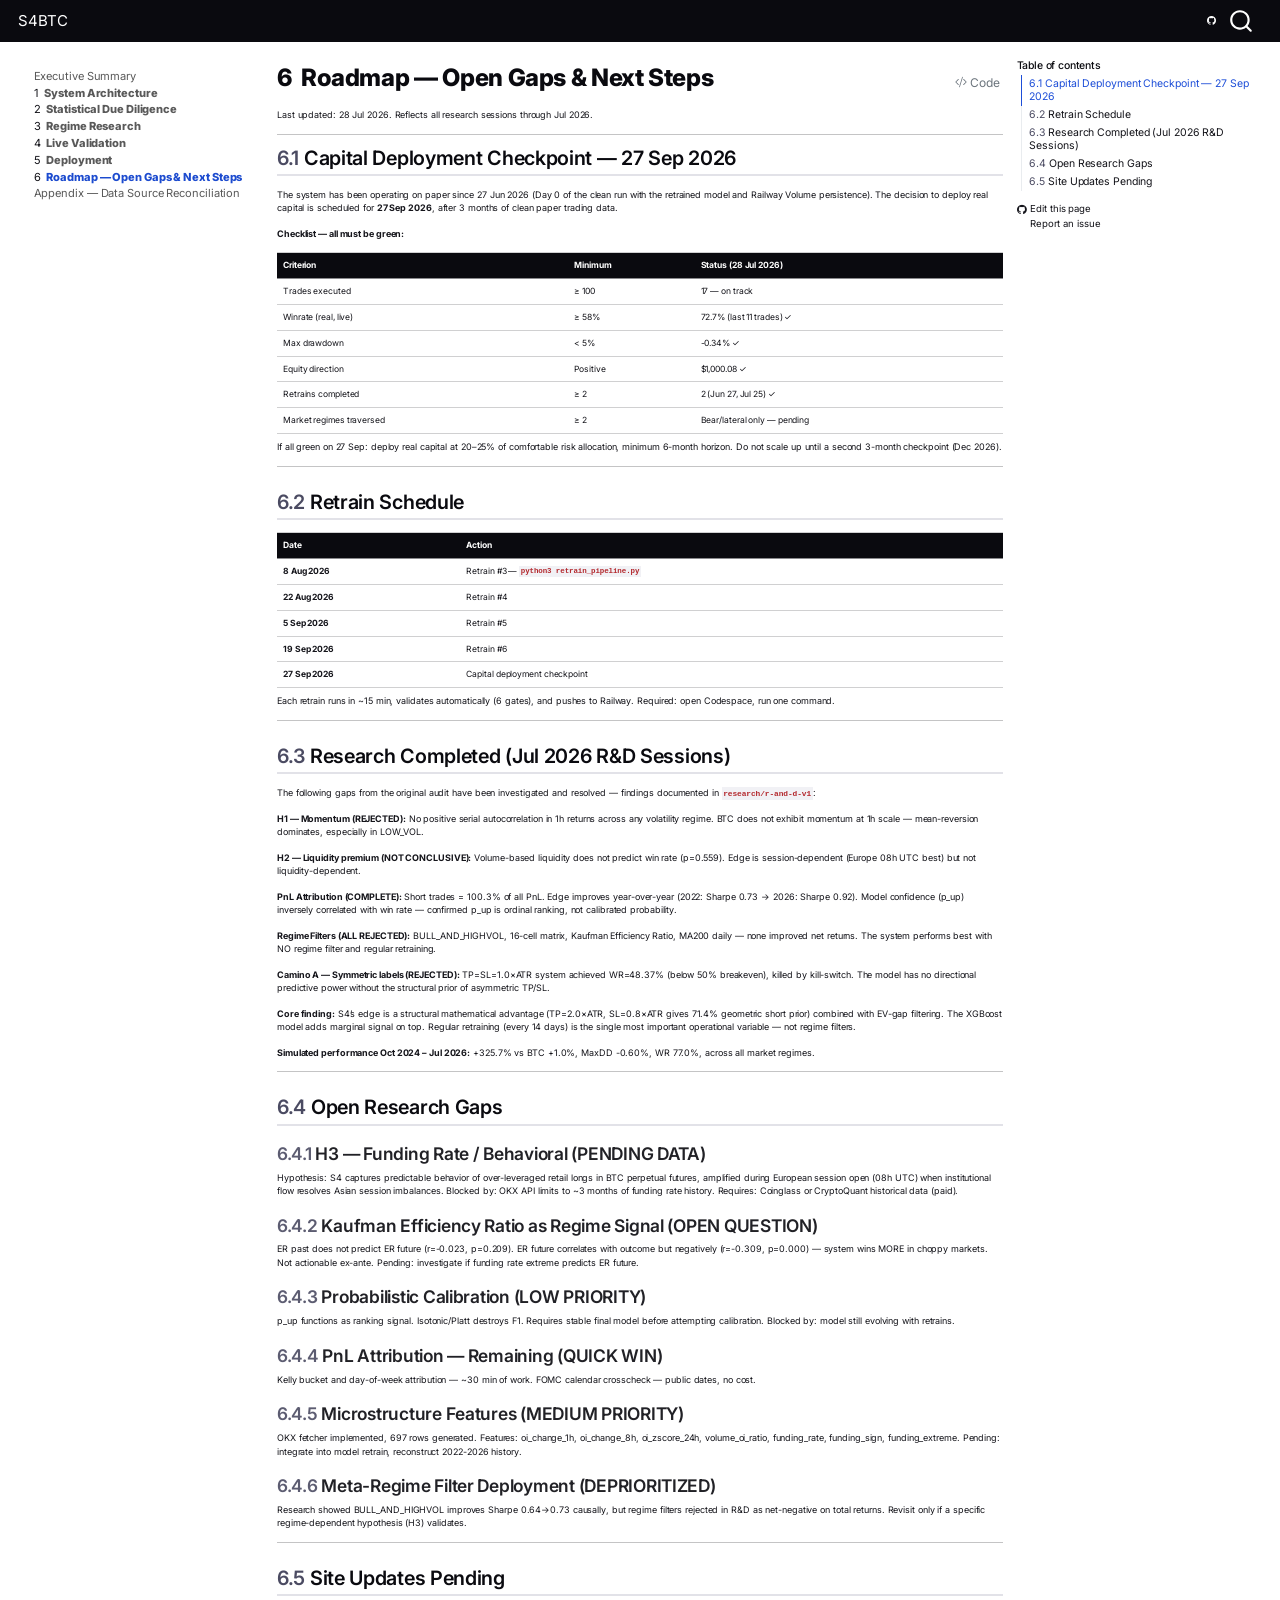
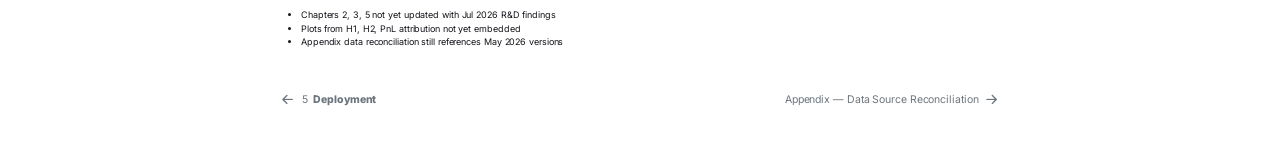
<file: 06-roadmap.html>
<!DOCTYPE html>
<html xmlns="http://www.w3.org/1999/xhtml" lang="en" xml:lang="en"><head>

<meta charset="utf-8">
<meta name="generator" content="quarto-1.6.39">

<meta name="viewport" content="width=device-width, initial-scale=1.0, user-scalable=yes">


<title>6&nbsp; Roadmap — Open Gaps &amp; Next Steps – S4BTC</title>
<style>
code{white-space: pre-wrap;}
span.smallcaps{font-variant: small-caps;}
div.columns{display: flex; gap: min(4vw, 1.5em);}
div.column{flex: auto; overflow-x: auto;}
div.hanging-indent{margin-left: 1.5em; text-indent: -1.5em;}
ul.task-list{list-style: none;}
ul.task-list li input[type="checkbox"] {
  width: 0.8em;
  margin: 0 0.8em 0.2em -1em; /* quarto-specific, see https://github.com/quarto-dev/quarto-cli/issues/4556 */ 
  vertical-align: middle;
}
/* CSS for syntax highlighting */
pre > code.sourceCode { white-space: pre; position: relative; }
pre > code.sourceCode > span { line-height: 1.25; }
pre > code.sourceCode > span:empty { height: 1.2em; }
.sourceCode { overflow: visible; }
code.sourceCode > span { color: inherit; text-decoration: inherit; }
div.sourceCode { margin: 1em 0; }
pre.sourceCode { margin: 0; }
@media screen {
div.sourceCode { overflow: auto; }
}
@media print {
pre > code.sourceCode { white-space: pre-wrap; }
pre > code.sourceCode > span { display: inline-block; text-indent: -5em; padding-left: 5em; }
}
pre.numberSource code
  { counter-reset: source-line 0; }
pre.numberSource code > span
  { position: relative; left: -4em; counter-increment: source-line; }
pre.numberSource code > span > a:first-child::before
  { content: counter(source-line);
    position: relative; left: -1em; text-align: right; vertical-align: baseline;
    border: none; display: inline-block;
    -webkit-touch-callout: none; -webkit-user-select: none;
    -khtml-user-select: none; -moz-user-select: none;
    -ms-user-select: none; user-select: none;
    padding: 0 4px; width: 4em;
  }
pre.numberSource { margin-left: 3em;  padding-left: 4px; }
div.sourceCode
  {   }
@media screen {
pre > code.sourceCode > span > a:first-child::before { text-decoration: underline; }
}
</style>


<script src="site_libs/quarto-nav/quarto-nav.js"></script>
<script src="site_libs/quarto-nav/headroom.min.js"></script>
<script src="site_libs/clipboard/clipboard.min.js"></script>
<script src="site_libs/quarto-search/autocomplete.umd.js"></script>
<script src="site_libs/quarto-search/fuse.min.js"></script>
<script src="site_libs/quarto-search/quarto-search.js"></script>
<meta name="quarto:offset" content="./">
<link href="./99-appendix-data-sources.html" rel="next">
<link href="./05-deployment.html" rel="prev">
<script src="site_libs/quarto-html/quarto.js"></script>
<script src="site_libs/quarto-html/popper.min.js"></script>
<script src="site_libs/quarto-html/tippy.umd.min.js"></script>
<script src="site_libs/quarto-html/anchor.min.js"></script>
<link href="site_libs/quarto-html/tippy.css" rel="stylesheet">
<link href="site_libs/quarto-html/quarto-syntax-highlighting-0626ff4d7a71b55c8707dcae1d04a9b6.css" rel="stylesheet" id="quarto-text-highlighting-styles">
<script src="site_libs/bootstrap/bootstrap.min.js"></script>
<link href="site_libs/bootstrap/bootstrap-icons.css" rel="stylesheet">
<link href="site_libs/bootstrap/bootstrap-0f1d7832f862a9a05de4b1f937104ab7.min.css" rel="stylesheet" append-hash="true" id="quarto-bootstrap" data-mode="light">
<script id="quarto-search-options" type="application/json">{
  "location": "navbar",
  "copy-button": false,
  "collapse-after": 3,
  "panel-placement": "end",
  "type": "overlay",
  "limit": 50,
  "keyboard-shortcut": [
    "f",
    "/",
    "s"
  ],
  "show-item-context": false,
  "language": {
    "search-no-results-text": "No results",
    "search-matching-documents-text": "matching documents",
    "search-copy-link-title": "Copy link to search",
    "search-hide-matches-text": "Hide additional matches",
    "search-more-match-text": "more match in this document",
    "search-more-matches-text": "more matches in this document",
    "search-clear-button-title": "Clear",
    "search-text-placeholder": "",
    "search-detached-cancel-button-title": "Cancel",
    "search-submit-button-title": "Submit",
    "search-label": "Search"
  }
}</script>
<style>html{ scroll-behavior: smooth; }</style>


</head>

<body class="nav-sidebar floating nav-fixed">

<div id="quarto-search-results"></div>
  <header id="quarto-header" class="headroom fixed-top">
    <nav class="navbar navbar-expand-lg " data-bs-theme="dark">
      <div class="navbar-container container-fluid">
      <div class="navbar-brand-container mx-auto">
    <a class="navbar-brand" href="./index.html">
    <span class="navbar-title">S4BTC</span>
    </a>
  </div>
        <div class="quarto-navbar-tools tools-end">
    <a href="https://github.com/erictvillarreal/RoboTrader812" title="Source Code" class="quarto-navigation-tool px-1" aria-label="Source Code"><i class="bi bi-github"></i></a>
</div>
          <div id="quarto-search" class="" title="Search"></div>
      </div> <!-- /container-fluid -->
    </nav>
  <nav class="quarto-secondary-nav">
    <div class="container-fluid d-flex">
      <button type="button" class="quarto-btn-toggle btn" data-bs-toggle="collapse" role="button" data-bs-target=".quarto-sidebar-collapse-item" aria-controls="quarto-sidebar" aria-expanded="false" aria-label="Toggle sidebar navigation" onclick="if (window.quartoToggleHeadroom) { window.quartoToggleHeadroom(); }">
        <i class="bi bi-layout-text-sidebar-reverse"></i>
      </button>
        <nav class="quarto-page-breadcrumbs" aria-label="breadcrumb"><ol class="breadcrumb"><li class="breadcrumb-item"><a href="./06-roadmap.html"><span class="chapter-number">6</span>&nbsp; <span class="chapter-title">Roadmap — Open Gaps &amp; Next Steps</span></a></li></ol></nav>
        <a class="flex-grow-1" role="navigation" data-bs-toggle="collapse" data-bs-target=".quarto-sidebar-collapse-item" aria-controls="quarto-sidebar" aria-expanded="false" aria-label="Toggle sidebar navigation" onclick="if (window.quartoToggleHeadroom) { window.quartoToggleHeadroom(); }">      
        </a>
    </div>
  </nav>
</header>
<!-- content -->
<div id="quarto-content" class="quarto-container page-columns page-rows-contents page-layout-article page-navbar">
<!-- sidebar -->
  <nav id="quarto-sidebar" class="sidebar collapse collapse-horizontal quarto-sidebar-collapse-item sidebar-navigation floating overflow-auto">
    <div class="sidebar-menu-container"> 
    <ul class="list-unstyled mt-1">
        <li class="sidebar-item">
  <div class="sidebar-item-container"> 
  <a href="./index.html" class="sidebar-item-text sidebar-link">
 <span class="menu-text">Executive Summary</span></a>
  </div>
</li>
        <li class="sidebar-item">
  <div class="sidebar-item-container"> 
  <a href="./01-architecture.html" class="sidebar-item-text sidebar-link">
 <span class="menu-text"><span class="chapter-number">1</span>&nbsp; <span class="chapter-title">System Architecture</span></span></a>
  </div>
</li>
        <li class="sidebar-item">
  <div class="sidebar-item-container"> 
  <a href="./02-statistical-due-diligence.html" class="sidebar-item-text sidebar-link">
 <span class="menu-text"><span class="chapter-number">2</span>&nbsp; <span class="chapter-title">Statistical Due Diligence</span></span></a>
  </div>
</li>
        <li class="sidebar-item">
  <div class="sidebar-item-container"> 
  <a href="./03-regime-research.html" class="sidebar-item-text sidebar-link">
 <span class="menu-text"><span class="chapter-number">3</span>&nbsp; <span class="chapter-title">Regime Research</span></span></a>
  </div>
</li>
        <li class="sidebar-item">
  <div class="sidebar-item-container"> 
  <a href="./04-live-validation.html" class="sidebar-item-text sidebar-link">
 <span class="menu-text"><span class="chapter-number">4</span>&nbsp; <span class="chapter-title">Live Validation</span></span></a>
  </div>
</li>
        <li class="sidebar-item">
  <div class="sidebar-item-container"> 
  <a href="./05-deployment.html" class="sidebar-item-text sidebar-link">
 <span class="menu-text"><span class="chapter-number">5</span>&nbsp; <span class="chapter-title">Deployment</span></span></a>
  </div>
</li>
        <li class="sidebar-item">
  <div class="sidebar-item-container"> 
  <a href="./06-roadmap.html" class="sidebar-item-text sidebar-link active">
 <span class="menu-text"><span class="chapter-number">6</span>&nbsp; <span class="chapter-title">Roadmap — Open Gaps &amp; Next Steps</span></span></a>
  </div>
</li>
        <li class="sidebar-item">
  <div class="sidebar-item-container"> 
  <a href="./99-appendix-data-sources.html" class="sidebar-item-text sidebar-link">
 <span class="menu-text">Appendix — Data Source Reconciliation</span></a>
  </div>
</li>
    </ul>
    </div>
</nav>
<div id="quarto-sidebar-glass" class="quarto-sidebar-collapse-item" data-bs-toggle="collapse" data-bs-target=".quarto-sidebar-collapse-item"></div>
<!-- margin-sidebar -->
    <div id="quarto-margin-sidebar" class="sidebar margin-sidebar">
        <nav id="TOC" role="doc-toc" class="toc-active">
    <h2 id="toc-title">Table of contents</h2>
   
  <ul>
  <li><a href="#capital-deployment-checkpoint-27-sep-2026" id="toc-capital-deployment-checkpoint-27-sep-2026" class="nav-link active" data-scroll-target="#capital-deployment-checkpoint-27-sep-2026"><span class="header-section-number">6.1</span> Capital Deployment Checkpoint — 27 Sep 2026</a></li>
  <li><a href="#retrain-schedule" id="toc-retrain-schedule" class="nav-link" data-scroll-target="#retrain-schedule"><span class="header-section-number">6.2</span> Retrain Schedule</a></li>
  <li><a href="#research-completed-jul-2026-rd-sessions" id="toc-research-completed-jul-2026-rd-sessions" class="nav-link" data-scroll-target="#research-completed-jul-2026-rd-sessions"><span class="header-section-number">6.3</span> Research Completed (Jul 2026 R&amp;D Sessions)</a></li>
  <li><a href="#open-research-gaps" id="toc-open-research-gaps" class="nav-link" data-scroll-target="#open-research-gaps"><span class="header-section-number">6.4</span> Open Research Gaps</a>
  <ul class="collapse">
  <li><a href="#h3-funding-rate-behavioral-pending-data" id="toc-h3-funding-rate-behavioral-pending-data" class="nav-link" data-scroll-target="#h3-funding-rate-behavioral-pending-data"><span class="header-section-number">6.4.1</span> H3 — Funding Rate / Behavioral (PENDING DATA)</a></li>
  <li><a href="#kaufman-efficiency-ratio-as-regime-signal-open-question" id="toc-kaufman-efficiency-ratio-as-regime-signal-open-question" class="nav-link" data-scroll-target="#kaufman-efficiency-ratio-as-regime-signal-open-question"><span class="header-section-number">6.4.2</span> Kaufman Efficiency Ratio as Regime Signal (OPEN QUESTION)</a></li>
  <li><a href="#probabilistic-calibration-low-priority" id="toc-probabilistic-calibration-low-priority" class="nav-link" data-scroll-target="#probabilistic-calibration-low-priority"><span class="header-section-number">6.4.3</span> Probabilistic Calibration (LOW PRIORITY)</a></li>
  <li><a href="#pnl-attribution-remaining-quick-win" id="toc-pnl-attribution-remaining-quick-win" class="nav-link" data-scroll-target="#pnl-attribution-remaining-quick-win"><span class="header-section-number">6.4.4</span> PnL Attribution — Remaining (QUICK WIN)</a></li>
  <li><a href="#microstructure-features-medium-priority" id="toc-microstructure-features-medium-priority" class="nav-link" data-scroll-target="#microstructure-features-medium-priority"><span class="header-section-number">6.4.5</span> Microstructure Features (MEDIUM PRIORITY)</a></li>
  <li><a href="#meta-regime-filter-deployment-deprioritized" id="toc-meta-regime-filter-deployment-deprioritized" class="nav-link" data-scroll-target="#meta-regime-filter-deployment-deprioritized"><span class="header-section-number">6.4.6</span> Meta-Regime Filter Deployment (DEPRIORITIZED)</a></li>
  </ul></li>
  <li><a href="#site-updates-pending" id="toc-site-updates-pending" class="nav-link" data-scroll-target="#site-updates-pending"><span class="header-section-number">6.5</span> Site Updates Pending</a></li>
  </ul>
<div class="toc-actions"><ul><li><a href="https://github.com/erictvillarreal/RoboTrader812/edit/main/06-roadmap.qmd" class="toc-action"><i class="bi bi-github"></i>Edit this page</a></li><li><a href="https://github.com/erictvillarreal/RoboTrader812/issues/new" class="toc-action"><i class="bi empty"></i>Report an issue</a></li></ul></div></nav>
    </div>
<!-- main -->
<main class="content" id="quarto-document-content">

<header id="title-block-header" class="quarto-title-block default">
<div class="quarto-title">
<div class="quarto-title-block"><div><h1 class="title"><span class="chapter-number">6</span>&nbsp; <span class="chapter-title">Roadmap — Open Gaps &amp; Next Steps</span></h1><button type="button" class="btn code-tools-button" id="quarto-code-tools-source"><i class="bi"></i> Code</button></div></div>
</div>



<div class="quarto-title-meta">

    
  
    
  </div>
  


</header>


<p>Last updated: 28 Jul 2026. Reflects all research sessions through Jul 2026.</p>
<hr>
<section id="capital-deployment-checkpoint-27-sep-2026" class="level2" data-number="6.1">
<h2 data-number="6.1" class="anchored" data-anchor-id="capital-deployment-checkpoint-27-sep-2026"><span class="header-section-number">6.1</span> Capital Deployment Checkpoint — 27 Sep 2026</h2>
<p>The system has been operating on paper since 27 Jun 2026 (Day 0 of the clean run with the retrained model and Railway Volume persistence). The decision to deploy real capital is scheduled for <strong>27 Sep 2026</strong>, after 3 months of clean paper trading data.</p>
<p><strong>Checklist — all must be green:</strong></p>
<table class="caption-top table">
<thead>
<tr class="header">
<th>Criterion</th>
<th>Minimum</th>
<th>Status (28 Jul 2026)</th>
</tr>
</thead>
<tbody>
<tr class="odd">
<td>Trades executed</td>
<td>≥ 100</td>
<td>17 — on track</td>
</tr>
<tr class="even">
<td>Winrate (real, live)</td>
<td>≥ 58%</td>
<td>72.7% (last 11 trades) ✓</td>
</tr>
<tr class="odd">
<td>Max drawdown</td>
<td>&lt; 5%</td>
<td>-0.34% ✓</td>
</tr>
<tr class="even">
<td>Equity direction</td>
<td>Positive</td>
<td>$1,000.08 ✓</td>
</tr>
<tr class="odd">
<td>Retrains completed</td>
<td>≥ 2</td>
<td>2 (Jun 27, Jul 25) ✓</td>
</tr>
<tr class="even">
<td>Market regimes traversed</td>
<td>≥ 2</td>
<td>Bear/lateral only — pending</td>
</tr>
</tbody>
</table>
<p>If all green on 27 Sep: deploy real capital at 20–25% of comfortable risk allocation, minimum 6-month horizon. Do not scale up until a second 3-month checkpoint (Dec 2026).</p>
<hr>
</section>
<section id="retrain-schedule" class="level2" data-number="6.2">
<h2 data-number="6.2" class="anchored" data-anchor-id="retrain-schedule"><span class="header-section-number">6.2</span> Retrain Schedule</h2>
<table class="caption-top table">
<thead>
<tr class="header">
<th>Date</th>
<th>Action</th>
</tr>
</thead>
<tbody>
<tr class="odd">
<td><strong>8 Aug 2026</strong></td>
<td>Retrain #3 — <code>python3 retrain_pipeline.py</code></td>
</tr>
<tr class="even">
<td><strong>22 Aug 2026</strong></td>
<td>Retrain #4</td>
</tr>
<tr class="odd">
<td><strong>5 Sep 2026</strong></td>
<td>Retrain #5</td>
</tr>
<tr class="even">
<td><strong>19 Sep 2026</strong></td>
<td>Retrain #6</td>
</tr>
<tr class="odd">
<td><strong>27 Sep 2026</strong></td>
<td>Capital deployment checkpoint</td>
</tr>
</tbody>
</table>
<p>Each retrain runs in ~15 min, validates automatically (6 gates), and pushes to Railway. Required: open Codespace, run one command.</p>
<hr>
</section>
<section id="research-completed-jul-2026-rd-sessions" class="level2" data-number="6.3">
<h2 data-number="6.3" class="anchored" data-anchor-id="research-completed-jul-2026-rd-sessions"><span class="header-section-number">6.3</span> Research Completed (Jul 2026 R&amp;D Sessions)</h2>
<p>The following gaps from the original audit have been investigated and resolved — findings documented in <code>research/r-and-d-v1</code>:</p>
<p><strong>H1 — Momentum (REJECTED):</strong> No positive serial autocorrelation in 1h returns across any volatility regime. BTC does not exhibit momentum at 1h scale — mean-reversion dominates, especially in LOW_VOL.</p>
<p><strong>H2 — Liquidity premium (NOT CONCLUSIVE):</strong> Volume-based liquidity does not predict win rate (p=0.559). Edge is session-dependent (Europe 08h UTC best) but not liquidity-dependent.</p>
<p><strong>PnL Attribution (COMPLETE):</strong> Short trades = 100.3% of all PnL. Edge improves year-over-year (2022: Sharpe 0.73 → 2026: Sharpe 0.92). Model confidence (p_up) inversely correlated with win rate — confirmed p_up is ordinal ranking, not calibrated probability.</p>
<p><strong>Regime Filters (ALL REJECTED):</strong> BULL_AND_HIGHVOL, 16-cell matrix, Kaufman Efficiency Ratio, MA200 daily — none improved net returns. The system performs best with NO regime filter and regular retraining.</p>
<p><strong>Camino A — Symmetric labels (REJECTED):</strong> TP=SL=1.0×ATR system achieved WR=48.37% (below 50% breakeven), killed by kill-switch. The model has no directional predictive power without the structural prior of asymmetric TP/SL.</p>
<p><strong>Core finding:</strong> S4’s edge is a structural mathematical advantage (TP=2.0×ATR, SL=0.8×ATR gives 71.4% geometric short prior) combined with EV-gap filtering. The XGBoost model adds marginal signal on top. Regular retraining (every 14 days) is the single most important operational variable — not regime filters.</p>
<p><strong>Simulated performance Oct 2024 – Jul 2026:</strong> +325.7% vs BTC +1.0%, MaxDD -0.60%, WR 77.0%, across all market regimes.</p>
<hr>
</section>
<section id="open-research-gaps" class="level2" data-number="6.4">
<h2 data-number="6.4" class="anchored" data-anchor-id="open-research-gaps"><span class="header-section-number">6.4</span> Open Research Gaps</h2>
<section id="h3-funding-rate-behavioral-pending-data" class="level3" data-number="6.4.1">
<h3 data-number="6.4.1" class="anchored" data-anchor-id="h3-funding-rate-behavioral-pending-data"><span class="header-section-number">6.4.1</span> H3 — Funding Rate / Behavioral (PENDING DATA)</h3>
<p>Hypothesis: S4 captures predictable behavior of over-leveraged retail longs in BTC perpetual futures, amplified during European session open (08h UTC) when institutional flow resolves Asian session imbalances. Blocked by: OKX API limits to ~3 months of funding rate history. Requires: Coinglass or CryptoQuant historical data (paid).</p>
</section>
<section id="kaufman-efficiency-ratio-as-regime-signal-open-question" class="level3" data-number="6.4.2">
<h3 data-number="6.4.2" class="anchored" data-anchor-id="kaufman-efficiency-ratio-as-regime-signal-open-question"><span class="header-section-number">6.4.2</span> Kaufman Efficiency Ratio as Regime Signal (OPEN QUESTION)</h3>
<p>ER past does not predict ER future (r=-0.023, p=0.209). ER future correlates with outcome but negatively (r=-0.309, p=0.000) — system wins MORE in choppy markets. Not actionable ex-ante. Pending: investigate if funding rate extreme predicts ER future.</p>
</section>
<section id="probabilistic-calibration-low-priority" class="level3" data-number="6.4.3">
<h3 data-number="6.4.3" class="anchored" data-anchor-id="probabilistic-calibration-low-priority"><span class="header-section-number">6.4.3</span> Probabilistic Calibration (LOW PRIORITY)</h3>
<p>p_up functions as ranking signal. Isotonic/Platt destroys F1. Requires stable final model before attempting calibration. Blocked by: model still evolving with retrains.</p>
</section>
<section id="pnl-attribution-remaining-quick-win" class="level3" data-number="6.4.4">
<h3 data-number="6.4.4" class="anchored" data-anchor-id="pnl-attribution-remaining-quick-win"><span class="header-section-number">6.4.4</span> PnL Attribution — Remaining (QUICK WIN)</h3>
<p>Kelly bucket and day-of-week attribution — ~30 min of work. FOMC calendar crosscheck — public dates, no cost.</p>
</section>
<section id="microstructure-features-medium-priority" class="level3" data-number="6.4.5">
<h3 data-number="6.4.5" class="anchored" data-anchor-id="microstructure-features-medium-priority"><span class="header-section-number">6.4.5</span> Microstructure Features (MEDIUM PRIORITY)</h3>
<p>OKX fetcher implemented, 697 rows generated. Features: oi_change_1h, oi_change_8h, oi_zscore_24h, volume_oi_ratio, funding_rate, funding_sign, funding_extreme. Pending: integrate into model retrain, reconstruct 2022-2026 history.</p>
</section>
<section id="meta-regime-filter-deployment-deprioritized" class="level3" data-number="6.4.6">
<h3 data-number="6.4.6" class="anchored" data-anchor-id="meta-regime-filter-deployment-deprioritized"><span class="header-section-number">6.4.6</span> Meta-Regime Filter Deployment (DEPRIORITIZED)</h3>
<p>Research showed BULL_AND_HIGHVOL improves Sharpe 0.64→0.73 causally, but regime filters rejected in R&amp;D as net-negative on total returns. Revisit only if a specific regime-dependent hypothesis (H3) validates.</p>
<hr>
</section>
</section>
<section id="site-updates-pending" class="level2" data-number="6.5">
<h2 data-number="6.5" class="anchored" data-anchor-id="site-updates-pending"><span class="header-section-number">6.5</span> Site Updates Pending</h2>
<ul>
<li>Chapters 2, 3, 5 not yet updated with Jul 2026 R&amp;D findings</li>
<li>Plots from H1, H2, PnL attribution not yet embedded</li>
<li>Appendix data reconciliation still references May 2026 versions</li>
</ul>


<!-- -->

</section>

</main> <!-- /main -->
<script id="quarto-html-after-body" type="application/javascript">
window.document.addEventListener("DOMContentLoaded", function (event) {
  const toggleBodyColorMode = (bsSheetEl) => {
    const mode = bsSheetEl.getAttribute("data-mode");
    const bodyEl = window.document.querySelector("body");
    if (mode === "dark") {
      bodyEl.classList.add("quarto-dark");
      bodyEl.classList.remove("quarto-light");
    } else {
      bodyEl.classList.add("quarto-light");
      bodyEl.classList.remove("quarto-dark");
    }
  }
  const toggleBodyColorPrimary = () => {
    const bsSheetEl = window.document.querySelector("link#quarto-bootstrap");
    if (bsSheetEl) {
      toggleBodyColorMode(bsSheetEl);
    }
  }
  toggleBodyColorPrimary();  
  const icon = "";
  const anchorJS = new window.AnchorJS();
  anchorJS.options = {
    placement: 'right',
    icon: icon
  };
  anchorJS.add('.anchored');
  const isCodeAnnotation = (el) => {
    for (const clz of el.classList) {
      if (clz.startsWith('code-annotation-')) {                     
        return true;
      }
    }
    return false;
  }
  const onCopySuccess = function(e) {
    // button target
    const button = e.trigger;
    // don't keep focus
    button.blur();
    // flash "checked"
    button.classList.add('code-copy-button-checked');
    var currentTitle = button.getAttribute("title");
    button.setAttribute("title", "Copied!");
    let tooltip;
    if (window.bootstrap) {
      button.setAttribute("data-bs-toggle", "tooltip");
      button.setAttribute("data-bs-placement", "left");
      button.setAttribute("data-bs-title", "Copied!");
      tooltip = new bootstrap.Tooltip(button, 
        { trigger: "manual", 
          customClass: "code-copy-button-tooltip",
          offset: [0, -8]});
      tooltip.show();    
    }
    setTimeout(function() {
      if (tooltip) {
        tooltip.hide();
        button.removeAttribute("data-bs-title");
        button.removeAttribute("data-bs-toggle");
        button.removeAttribute("data-bs-placement");
      }
      button.setAttribute("title", currentTitle);
      button.classList.remove('code-copy-button-checked');
    }, 1000);
    // clear code selection
    e.clearSelection();
  }
  const getTextToCopy = function(trigger) {
      const codeEl = trigger.previousElementSibling.cloneNode(true);
      for (const childEl of codeEl.children) {
        if (isCodeAnnotation(childEl)) {
          childEl.remove();
        }
      }
      return codeEl.innerText;
  }
  const clipboard = new window.ClipboardJS('.code-copy-button:not([data-in-quarto-modal])', {
    text: getTextToCopy
  });
  clipboard.on('success', onCopySuccess);
  if (window.document.getElementById('quarto-embedded-source-code-modal')) {
    const clipboardModal = new window.ClipboardJS('.code-copy-button[data-in-quarto-modal]', {
      text: getTextToCopy,
      container: window.document.getElementById('quarto-embedded-source-code-modal')
    });
    clipboardModal.on('success', onCopySuccess);
  }
  const viewSource = window.document.getElementById('quarto-view-source') ||
                     window.document.getElementById('quarto-code-tools-source');
  if (viewSource) {
    const sourceUrl = viewSource.getAttribute("data-quarto-source-url");
    viewSource.addEventListener("click", function(e) {
      if (sourceUrl) {
        // rstudio viewer pane
        if (/\bcapabilities=\b/.test(window.location)) {
          window.open(sourceUrl);
        } else {
          window.location.href = sourceUrl;
        }
      } else {
        const modal = new bootstrap.Modal(document.getElementById('quarto-embedded-source-code-modal'));
        modal.show();
      }
      return false;
    });
  }
  function toggleCodeHandler(show) {
    return function(e) {
      const detailsSrc = window.document.querySelectorAll(".cell > details > .sourceCode");
      for (let i=0; i<detailsSrc.length; i++) {
        const details = detailsSrc[i].parentElement;
        if (show) {
          details.open = true;
        } else {
          details.removeAttribute("open");
        }
      }
      const cellCodeDivs = window.document.querySelectorAll(".cell > .sourceCode");
      const fromCls = show ? "hidden" : "unhidden";
      const toCls = show ? "unhidden" : "hidden";
      for (let i=0; i<cellCodeDivs.length; i++) {
        const codeDiv = cellCodeDivs[i];
        if (codeDiv.classList.contains(fromCls)) {
          codeDiv.classList.remove(fromCls);
          codeDiv.classList.add(toCls);
        } 
      }
      return false;
    }
  }
  const hideAllCode = window.document.getElementById("quarto-hide-all-code");
  if (hideAllCode) {
    hideAllCode.addEventListener("click", toggleCodeHandler(false));
  }
  const showAllCode = window.document.getElementById("quarto-show-all-code");
  if (showAllCode) {
    showAllCode.addEventListener("click", toggleCodeHandler(true));
  }
    var localhostRegex = new RegExp(/^(?:http|https):\/\/localhost\:?[0-9]*\//);
    var mailtoRegex = new RegExp(/^mailto:/);
      var filterRegex = new RegExp('/' + window.location.host + '/');
    var isInternal = (href) => {
        return filterRegex.test(href) || localhostRegex.test(href) || mailtoRegex.test(href);
    }
    // Inspect non-navigation links and adorn them if external
 	var links = window.document.querySelectorAll('a[href]:not(.nav-link):not(.navbar-brand):not(.toc-action):not(.sidebar-link):not(.sidebar-item-toggle):not(.pagination-link):not(.no-external):not([aria-hidden]):not(.dropdown-item):not(.quarto-navigation-tool):not(.about-link)');
    for (var i=0; i<links.length; i++) {
      const link = links[i];
      if (!isInternal(link.href)) {
        // undo the damage that might have been done by quarto-nav.js in the case of
        // links that we want to consider external
        if (link.dataset.originalHref !== undefined) {
          link.href = link.dataset.originalHref;
        }
      }
    }
  function tippyHover(el, contentFn, onTriggerFn, onUntriggerFn) {
    const config = {
      allowHTML: true,
      maxWidth: 500,
      delay: 100,
      arrow: false,
      appendTo: function(el) {
          return el.parentElement;
      },
      interactive: true,
      interactiveBorder: 10,
      theme: 'quarto',
      placement: 'bottom-start',
    };
    if (contentFn) {
      config.content = contentFn;
    }
    if (onTriggerFn) {
      config.onTrigger = onTriggerFn;
    }
    if (onUntriggerFn) {
      config.onUntrigger = onUntriggerFn;
    }
    window.tippy(el, config); 
  }
  const noterefs = window.document.querySelectorAll('a[role="doc-noteref"]');
  for (var i=0; i<noterefs.length; i++) {
    const ref = noterefs[i];
    tippyHover(ref, function() {
      // use id or data attribute instead here
      let href = ref.getAttribute('data-footnote-href') || ref.getAttribute('href');
      try { href = new URL(href).hash; } catch {}
      const id = href.replace(/^#\/?/, "");
      const note = window.document.getElementById(id);
      if (note) {
        return note.innerHTML;
      } else {
        return "";
      }
    });
  }
  const xrefs = window.document.querySelectorAll('a.quarto-xref');
  const processXRef = (id, note) => {
    // Strip column container classes
    const stripColumnClz = (el) => {
      el.classList.remove("page-full", "page-columns");
      if (el.children) {
        for (const child of el.children) {
          stripColumnClz(child);
        }
      }
    }
    stripColumnClz(note)
    if (id === null || id.startsWith('sec-')) {
      // Special case sections, only their first couple elements
      const container = document.createElement("div");
      if (note.children && note.children.length > 2) {
        container.appendChild(note.children[0].cloneNode(true));
        for (let i = 1; i < note.children.length; i++) {
          const child = note.children[i];
          if (child.tagName === "P" && child.innerText === "") {
            continue;
          } else {
            container.appendChild(child.cloneNode(true));
            break;
          }
        }
        if (window.Quarto?.typesetMath) {
          window.Quarto.typesetMath(container);
        }
        return container.innerHTML
      } else {
        if (window.Quarto?.typesetMath) {
          window.Quarto.typesetMath(note);
        }
        return note.innerHTML;
      }
    } else {
      // Remove any anchor links if they are present
      const anchorLink = note.querySelector('a.anchorjs-link');
      if (anchorLink) {
        anchorLink.remove();
      }
      if (window.Quarto?.typesetMath) {
        window.Quarto.typesetMath(note);
      }
      if (note.classList.contains("callout")) {
        return note.outerHTML;
      } else {
        return note.innerHTML;
      }
    }
  }
  for (var i=0; i<xrefs.length; i++) {
    const xref = xrefs[i];
    tippyHover(xref, undefined, function(instance) {
      instance.disable();
      let url = xref.getAttribute('href');
      let hash = undefined; 
      if (url.startsWith('#')) {
        hash = url;
      } else {
        try { hash = new URL(url).hash; } catch {}
      }
      if (hash) {
        const id = hash.replace(/^#\/?/, "");
        const note = window.document.getElementById(id);
        if (note !== null) {
          try {
            const html = processXRef(id, note.cloneNode(true));
            instance.setContent(html);
          } finally {
            instance.enable();
            instance.show();
          }
        } else {
          // See if we can fetch this
          fetch(url.split('#')[0])
          .then(res => res.text())
          .then(html => {
            const parser = new DOMParser();
            const htmlDoc = parser.parseFromString(html, "text/html");
            const note = htmlDoc.getElementById(id);
            if (note !== null) {
              const html = processXRef(id, note);
              instance.setContent(html);
            } 
          }).finally(() => {
            instance.enable();
            instance.show();
          });
        }
      } else {
        // See if we can fetch a full url (with no hash to target)
        // This is a special case and we should probably do some content thinning / targeting
        fetch(url)
        .then(res => res.text())
        .then(html => {
          const parser = new DOMParser();
          const htmlDoc = parser.parseFromString(html, "text/html");
          const note = htmlDoc.querySelector('main.content');
          if (note !== null) {
            // This should only happen for chapter cross references
            // (since there is no id in the URL)
            // remove the first header
            if (note.children.length > 0 && note.children[0].tagName === "HEADER") {
              note.children[0].remove();
            }
            const html = processXRef(null, note);
            instance.setContent(html);
          } 
        }).finally(() => {
          instance.enable();
          instance.show();
        });
      }
    }, function(instance) {
    });
  }
      let selectedAnnoteEl;
      const selectorForAnnotation = ( cell, annotation) => {
        let cellAttr = 'data-code-cell="' + cell + '"';
        let lineAttr = 'data-code-annotation="' +  annotation + '"';
        const selector = 'span[' + cellAttr + '][' + lineAttr + ']';
        return selector;
      }
      const selectCodeLines = (annoteEl) => {
        const doc = window.document;
        const targetCell = annoteEl.getAttribute("data-target-cell");
        const targetAnnotation = annoteEl.getAttribute("data-target-annotation");
        const annoteSpan = window.document.querySelector(selectorForAnnotation(targetCell, targetAnnotation));
        const lines = annoteSpan.getAttribute("data-code-lines").split(",");
        const lineIds = lines.map((line) => {
          return targetCell + "-" + line;
        })
        let top = null;
        let height = null;
        let parent = null;
        if (lineIds.length > 0) {
            //compute the position of the single el (top and bottom and make a div)
            const el = window.document.getElementById(lineIds[0]);
            top = el.offsetTop;
            height = el.offsetHeight;
            parent = el.parentElement.parentElement;
          if (lineIds.length > 1) {
            const lastEl = window.document.getElementById(lineIds[lineIds.length - 1]);
            const bottom = lastEl.offsetTop + lastEl.offsetHeight;
            height = bottom - top;
          }
          if (top !== null && height !== null && parent !== null) {
            // cook up a div (if necessary) and position it 
            let div = window.document.getElementById("code-annotation-line-highlight");
            if (div === null) {
              div = window.document.createElement("div");
              div.setAttribute("id", "code-annotation-line-highlight");
              div.style.position = 'absolute';
              parent.appendChild(div);
            }
            div.style.top = top - 2 + "px";
            div.style.height = height + 4 + "px";
            div.style.left = 0;
            let gutterDiv = window.document.getElementById("code-annotation-line-highlight-gutter");
            if (gutterDiv === null) {
              gutterDiv = window.document.createElement("div");
              gutterDiv.setAttribute("id", "code-annotation-line-highlight-gutter");
              gutterDiv.style.position = 'absolute';
              const codeCell = window.document.getElementById(targetCell);
              const gutter = codeCell.querySelector('.code-annotation-gutter');
              gutter.appendChild(gutterDiv);
            }
            gutterDiv.style.top = top - 2 + "px";
            gutterDiv.style.height = height + 4 + "px";
          }
          selectedAnnoteEl = annoteEl;
        }
      };
      const unselectCodeLines = () => {
        const elementsIds = ["code-annotation-line-highlight", "code-annotation-line-highlight-gutter"];
        elementsIds.forEach((elId) => {
          const div = window.document.getElementById(elId);
          if (div) {
            div.remove();
          }
        });
        selectedAnnoteEl = undefined;
      };
        // Handle positioning of the toggle
    window.addEventListener(
      "resize",
      throttle(() => {
        elRect = undefined;
        if (selectedAnnoteEl) {
          selectCodeLines(selectedAnnoteEl);
        }
      }, 10)
    );
    function throttle(fn, ms) {
    let throttle = false;
    let timer;
      return (...args) => {
        if(!throttle) { // first call gets through
            fn.apply(this, args);
            throttle = true;
        } else { // all the others get throttled
            if(timer) clearTimeout(timer); // cancel #2
            timer = setTimeout(() => {
              fn.apply(this, args);
              timer = throttle = false;
            }, ms);
        }
      };
    }
      // Attach click handler to the DT
      const annoteDls = window.document.querySelectorAll('dt[data-target-cell]');
      for (const annoteDlNode of annoteDls) {
        annoteDlNode.addEventListener('click', (event) => {
          const clickedEl = event.target;
          if (clickedEl !== selectedAnnoteEl) {
            unselectCodeLines();
            const activeEl = window.document.querySelector('dt[data-target-cell].code-annotation-active');
            if (activeEl) {
              activeEl.classList.remove('code-annotation-active');
            }
            selectCodeLines(clickedEl);
            clickedEl.classList.add('code-annotation-active');
          } else {
            // Unselect the line
            unselectCodeLines();
            clickedEl.classList.remove('code-annotation-active');
          }
        });
      }
  const findCites = (el) => {
    const parentEl = el.parentElement;
    if (parentEl) {
      const cites = parentEl.dataset.cites;
      if (cites) {
        return {
          el,
          cites: cites.split(' ')
        };
      } else {
        return findCites(el.parentElement)
      }
    } else {
      return undefined;
    }
  };
  var bibliorefs = window.document.querySelectorAll('a[role="doc-biblioref"]');
  for (var i=0; i<bibliorefs.length; i++) {
    const ref = bibliorefs[i];
    const citeInfo = findCites(ref);
    if (citeInfo) {
      tippyHover(citeInfo.el, function() {
        var popup = window.document.createElement('div');
        citeInfo.cites.forEach(function(cite) {
          var citeDiv = window.document.createElement('div');
          citeDiv.classList.add('hanging-indent');
          citeDiv.classList.add('csl-entry');
          var biblioDiv = window.document.getElementById('ref-' + cite);
          if (biblioDiv) {
            citeDiv.innerHTML = biblioDiv.innerHTML;
          }
          popup.appendChild(citeDiv);
        });
        return popup.innerHTML;
      });
    }
  }
});
</script>
<nav class="page-navigation">
  <div class="nav-page nav-page-previous">
      <a href="./05-deployment.html" class="pagination-link" aria-label="Deployment">
        <i class="bi bi-arrow-left-short"></i> <span class="nav-page-text"><span class="chapter-number">5</span>&nbsp; <span class="chapter-title">Deployment</span></span>
      </a>          
  </div>
  <div class="nav-page nav-page-next">
      <a href="./99-appendix-data-sources.html" class="pagination-link" aria-label="Appendix — Data Source Reconciliation">
        <span class="nav-page-text">Appendix — Data Source Reconciliation</span> <i class="bi bi-arrow-right-short"></i>
      </a>
  </div>
</nav><div class="modal fade" id="quarto-embedded-source-code-modal" tabindex="-1" aria-labelledby="quarto-embedded-source-code-modal-label" aria-hidden="true"><div class="modal-dialog modal-dialog-scrollable"><div class="modal-content"><div class="modal-header"><h5 class="modal-title" id="quarto-embedded-source-code-modal-label">Source Code</h5><button class="btn-close" data-bs-dismiss="modal"></button></div><div class="modal-body"><div class="">
<div class="sourceCode" id="cb1" data-shortcodes="false"><pre class="sourceCode markdown code-with-copy"><code class="sourceCode markdown"><span id="cb1-1"><a href="#cb1-1" aria-hidden="true" tabindex="-1"></a><span class="fu"># Roadmap — Open Gaps &amp; Next Steps</span></span>
<span id="cb1-2"><a href="#cb1-2" aria-hidden="true" tabindex="-1"></a></span>
<span id="cb1-3"><a href="#cb1-3" aria-hidden="true" tabindex="-1"></a>Last updated: 28 Jul 2026. Reflects all research sessions through Jul 2026.</span>
<span id="cb1-4"><a href="#cb1-4" aria-hidden="true" tabindex="-1"></a></span>
<span id="cb1-5"><a href="#cb1-5" aria-hidden="true" tabindex="-1"></a>---</span>
<span id="cb1-6"><a href="#cb1-6" aria-hidden="true" tabindex="-1"></a></span>
<span id="cb1-7"><a href="#cb1-7" aria-hidden="true" tabindex="-1"></a><span class="fu">## Capital Deployment Checkpoint — 27 Sep 2026</span></span>
<span id="cb1-8"><a href="#cb1-8" aria-hidden="true" tabindex="-1"></a></span>
<span id="cb1-9"><a href="#cb1-9" aria-hidden="true" tabindex="-1"></a>The system has been operating on paper since 27 Jun 2026 (Day 0 of the</span>
<span id="cb1-10"><a href="#cb1-10" aria-hidden="true" tabindex="-1"></a>clean run with the retrained model and Railway Volume persistence).</span>
<span id="cb1-11"><a href="#cb1-11" aria-hidden="true" tabindex="-1"></a>The decision to deploy real capital is scheduled for **27 Sep 2026**,</span>
<span id="cb1-12"><a href="#cb1-12" aria-hidden="true" tabindex="-1"></a>after 3 months of clean paper trading data.</span>
<span id="cb1-13"><a href="#cb1-13" aria-hidden="true" tabindex="-1"></a></span>
<span id="cb1-14"><a href="#cb1-14" aria-hidden="true" tabindex="-1"></a>**Checklist — all must be green:**</span>
<span id="cb1-15"><a href="#cb1-15" aria-hidden="true" tabindex="-1"></a></span>
<span id="cb1-16"><a href="#cb1-16" aria-hidden="true" tabindex="-1"></a>| Criterion | Minimum | Status (28 Jul 2026) |</span>
<span id="cb1-17"><a href="#cb1-17" aria-hidden="true" tabindex="-1"></a>|-----------|---------|----------------------|</span>
<span id="cb1-18"><a href="#cb1-18" aria-hidden="true" tabindex="-1"></a>| Trades executed | ≥ 100 | 17 — on track |</span>
<span id="cb1-19"><a href="#cb1-19" aria-hidden="true" tabindex="-1"></a>| Winrate (real, live) | ≥ 58% | 72.7% (last 11 trades) ✓ |</span>
<span id="cb1-20"><a href="#cb1-20" aria-hidden="true" tabindex="-1"></a>| Max drawdown | &lt; 5% | -0.34% ✓ |</span>
<span id="cb1-21"><a href="#cb1-21" aria-hidden="true" tabindex="-1"></a>| Equity direction | Positive | $1,000.08 ✓ |</span>
<span id="cb1-22"><a href="#cb1-22" aria-hidden="true" tabindex="-1"></a>| Retrains completed | ≥ 2 | 2 (Jun 27, Jul 25) ✓ |</span>
<span id="cb1-23"><a href="#cb1-23" aria-hidden="true" tabindex="-1"></a>| Market regimes traversed | ≥ 2 | Bear/lateral only — pending |</span>
<span id="cb1-24"><a href="#cb1-24" aria-hidden="true" tabindex="-1"></a></span>
<span id="cb1-25"><a href="#cb1-25" aria-hidden="true" tabindex="-1"></a>If all green on 27 Sep: deploy real capital at 20–25% of comfortable</span>
<span id="cb1-26"><a href="#cb1-26" aria-hidden="true" tabindex="-1"></a>risk allocation, minimum 6-month horizon. Do not scale up until a</span>
<span id="cb1-27"><a href="#cb1-27" aria-hidden="true" tabindex="-1"></a>second 3-month checkpoint (Dec 2026).</span>
<span id="cb1-28"><a href="#cb1-28" aria-hidden="true" tabindex="-1"></a></span>
<span id="cb1-29"><a href="#cb1-29" aria-hidden="true" tabindex="-1"></a>---</span>
<span id="cb1-30"><a href="#cb1-30" aria-hidden="true" tabindex="-1"></a></span>
<span id="cb1-31"><a href="#cb1-31" aria-hidden="true" tabindex="-1"></a><span class="fu">## Retrain Schedule</span></span>
<span id="cb1-32"><a href="#cb1-32" aria-hidden="true" tabindex="-1"></a></span>
<span id="cb1-33"><a href="#cb1-33" aria-hidden="true" tabindex="-1"></a>| Date | Action |</span>
<span id="cb1-34"><a href="#cb1-34" aria-hidden="true" tabindex="-1"></a>|------|--------|</span>
<span id="cb1-35"><a href="#cb1-35" aria-hidden="true" tabindex="-1"></a>| **8 Aug 2026** | Retrain #3 — <span class="in">`python3 retrain_pipeline.py`</span> |</span>
<span id="cb1-36"><a href="#cb1-36" aria-hidden="true" tabindex="-1"></a>| **22 Aug 2026** | Retrain #4 |</span>
<span id="cb1-37"><a href="#cb1-37" aria-hidden="true" tabindex="-1"></a>| **5 Sep 2026** | Retrain #5 |</span>
<span id="cb1-38"><a href="#cb1-38" aria-hidden="true" tabindex="-1"></a>| **19 Sep 2026** | Retrain #6 |</span>
<span id="cb1-39"><a href="#cb1-39" aria-hidden="true" tabindex="-1"></a>| **27 Sep 2026** | Capital deployment checkpoint |</span>
<span id="cb1-40"><a href="#cb1-40" aria-hidden="true" tabindex="-1"></a></span>
<span id="cb1-41"><a href="#cb1-41" aria-hidden="true" tabindex="-1"></a>Each retrain runs in ~15 min, validates automatically (6 gates),</span>
<span id="cb1-42"><a href="#cb1-42" aria-hidden="true" tabindex="-1"></a>and pushes to Railway. Required: open Codespace, run one command.</span>
<span id="cb1-43"><a href="#cb1-43" aria-hidden="true" tabindex="-1"></a></span>
<span id="cb1-44"><a href="#cb1-44" aria-hidden="true" tabindex="-1"></a>---</span>
<span id="cb1-45"><a href="#cb1-45" aria-hidden="true" tabindex="-1"></a></span>
<span id="cb1-46"><a href="#cb1-46" aria-hidden="true" tabindex="-1"></a><span class="fu">## Research Completed (Jul 2026 R&amp;D Sessions)</span></span>
<span id="cb1-47"><a href="#cb1-47" aria-hidden="true" tabindex="-1"></a></span>
<span id="cb1-48"><a href="#cb1-48" aria-hidden="true" tabindex="-1"></a>The following gaps from the original audit have been investigated</span>
<span id="cb1-49"><a href="#cb1-49" aria-hidden="true" tabindex="-1"></a>and resolved — findings documented in <span class="in">`research/r-and-d-v1`</span>:</span>
<span id="cb1-50"><a href="#cb1-50" aria-hidden="true" tabindex="-1"></a></span>
<span id="cb1-51"><a href="#cb1-51" aria-hidden="true" tabindex="-1"></a>**H1 — Momentum (REJECTED):** No positive serial autocorrelation</span>
<span id="cb1-52"><a href="#cb1-52" aria-hidden="true" tabindex="-1"></a>in 1h returns across any volatility regime. BTC does not exhibit</span>
<span id="cb1-53"><a href="#cb1-53" aria-hidden="true" tabindex="-1"></a>momentum at 1h scale — mean-reversion dominates, especially in LOW_VOL.</span>
<span id="cb1-54"><a href="#cb1-54" aria-hidden="true" tabindex="-1"></a></span>
<span id="cb1-55"><a href="#cb1-55" aria-hidden="true" tabindex="-1"></a>**H2 — Liquidity premium (NOT CONCLUSIVE):** Volume-based liquidity</span>
<span id="cb1-56"><a href="#cb1-56" aria-hidden="true" tabindex="-1"></a>does not predict win rate (p=0.559). Edge is session-dependent</span>
<span id="cb1-57"><a href="#cb1-57" aria-hidden="true" tabindex="-1"></a>(Europe 08h UTC best) but not liquidity-dependent.</span>
<span id="cb1-58"><a href="#cb1-58" aria-hidden="true" tabindex="-1"></a></span>
<span id="cb1-59"><a href="#cb1-59" aria-hidden="true" tabindex="-1"></a>**PnL Attribution (COMPLETE):** Short trades = 100.3% of all PnL.</span>
<span id="cb1-60"><a href="#cb1-60" aria-hidden="true" tabindex="-1"></a>Edge improves year-over-year (2022: Sharpe 0.73 → 2026: Sharpe 0.92).</span>
<span id="cb1-61"><a href="#cb1-61" aria-hidden="true" tabindex="-1"></a>Model confidence (p_up) inversely correlated with win rate — confirmed</span>
<span id="cb1-62"><a href="#cb1-62" aria-hidden="true" tabindex="-1"></a>p_up is ordinal ranking, not calibrated probability.</span>
<span id="cb1-63"><a href="#cb1-63" aria-hidden="true" tabindex="-1"></a></span>
<span id="cb1-64"><a href="#cb1-64" aria-hidden="true" tabindex="-1"></a>**Regime Filters (ALL REJECTED):** BULL_AND_HIGHVOL, 16-cell matrix,</span>
<span id="cb1-65"><a href="#cb1-65" aria-hidden="true" tabindex="-1"></a>Kaufman Efficiency Ratio, MA200 daily — none improved net returns.</span>
<span id="cb1-66"><a href="#cb1-66" aria-hidden="true" tabindex="-1"></a>The system performs best with NO regime filter and regular retraining.</span>
<span id="cb1-67"><a href="#cb1-67" aria-hidden="true" tabindex="-1"></a></span>
<span id="cb1-68"><a href="#cb1-68" aria-hidden="true" tabindex="-1"></a>**Camino A — Symmetric labels (REJECTED):** TP=SL=1.0×ATR system</span>
<span id="cb1-69"><a href="#cb1-69" aria-hidden="true" tabindex="-1"></a>achieved WR=48.37% (below 50% breakeven), killed by kill-switch.</span>
<span id="cb1-70"><a href="#cb1-70" aria-hidden="true" tabindex="-1"></a>The model has no directional predictive power without the structural</span>
<span id="cb1-71"><a href="#cb1-71" aria-hidden="true" tabindex="-1"></a>prior of asymmetric TP/SL.</span>
<span id="cb1-72"><a href="#cb1-72" aria-hidden="true" tabindex="-1"></a></span>
<span id="cb1-73"><a href="#cb1-73" aria-hidden="true" tabindex="-1"></a>**Core finding:** S4's edge is a structural mathematical advantage</span>
<span id="cb1-74"><a href="#cb1-74" aria-hidden="true" tabindex="-1"></a>(TP=2.0×ATR, SL=0.8×ATR gives 71.4% geometric short prior) combined</span>
<span id="cb1-75"><a href="#cb1-75" aria-hidden="true" tabindex="-1"></a>with EV-gap filtering. The XGBoost model adds marginal signal on top.</span>
<span id="cb1-76"><a href="#cb1-76" aria-hidden="true" tabindex="-1"></a>Regular retraining (every 14 days) is the single most important</span>
<span id="cb1-77"><a href="#cb1-77" aria-hidden="true" tabindex="-1"></a>operational variable — not regime filters.</span>
<span id="cb1-78"><a href="#cb1-78" aria-hidden="true" tabindex="-1"></a></span>
<span id="cb1-79"><a href="#cb1-79" aria-hidden="true" tabindex="-1"></a>**Simulated performance Oct 2024 – Jul 2026:** +325.7% vs BTC +1.0%,</span>
<span id="cb1-80"><a href="#cb1-80" aria-hidden="true" tabindex="-1"></a>MaxDD -0.60%, WR 77.0%, across all market regimes.</span>
<span id="cb1-81"><a href="#cb1-81" aria-hidden="true" tabindex="-1"></a></span>
<span id="cb1-82"><a href="#cb1-82" aria-hidden="true" tabindex="-1"></a>---</span>
<span id="cb1-83"><a href="#cb1-83" aria-hidden="true" tabindex="-1"></a></span>
<span id="cb1-84"><a href="#cb1-84" aria-hidden="true" tabindex="-1"></a><span class="fu">## Open Research Gaps</span></span>
<span id="cb1-85"><a href="#cb1-85" aria-hidden="true" tabindex="-1"></a></span>
<span id="cb1-86"><a href="#cb1-86" aria-hidden="true" tabindex="-1"></a><span class="fu">### H3 — Funding Rate / Behavioral (PENDING DATA)</span></span>
<span id="cb1-87"><a href="#cb1-87" aria-hidden="true" tabindex="-1"></a>Hypothesis: S4 captures predictable behavior of over-leveraged retail</span>
<span id="cb1-88"><a href="#cb1-88" aria-hidden="true" tabindex="-1"></a>longs in BTC perpetual futures, amplified during European session open</span>
<span id="cb1-89"><a href="#cb1-89" aria-hidden="true" tabindex="-1"></a>(08h UTC) when institutional flow resolves Asian session imbalances.</span>
<span id="cb1-90"><a href="#cb1-90" aria-hidden="true" tabindex="-1"></a>Blocked by: OKX API limits to ~3 months of funding rate history.</span>
<span id="cb1-91"><a href="#cb1-91" aria-hidden="true" tabindex="-1"></a>Requires: Coinglass or CryptoQuant historical data (paid).</span>
<span id="cb1-92"><a href="#cb1-92" aria-hidden="true" tabindex="-1"></a></span>
<span id="cb1-93"><a href="#cb1-93" aria-hidden="true" tabindex="-1"></a><span class="fu">### Kaufman Efficiency Ratio as Regime Signal (OPEN QUESTION)</span></span>
<span id="cb1-94"><a href="#cb1-94" aria-hidden="true" tabindex="-1"></a>ER past does not predict ER future (r=-0.023, p=0.209).</span>
<span id="cb1-95"><a href="#cb1-95" aria-hidden="true" tabindex="-1"></a>ER future correlates with outcome but negatively (r=-0.309, p=0.000) —</span>
<span id="cb1-96"><a href="#cb1-96" aria-hidden="true" tabindex="-1"></a>system wins MORE in choppy markets. Not actionable ex-ante.</span>
<span id="cb1-97"><a href="#cb1-97" aria-hidden="true" tabindex="-1"></a>Pending: investigate if funding rate extreme predicts ER future.</span>
<span id="cb1-98"><a href="#cb1-98" aria-hidden="true" tabindex="-1"></a></span>
<span id="cb1-99"><a href="#cb1-99" aria-hidden="true" tabindex="-1"></a><span class="fu">### Probabilistic Calibration (LOW PRIORITY)</span></span>
<span id="cb1-100"><a href="#cb1-100" aria-hidden="true" tabindex="-1"></a>p_up functions as ranking signal. Isotonic/Platt destroys F1.</span>
<span id="cb1-101"><a href="#cb1-101" aria-hidden="true" tabindex="-1"></a>Requires stable final model before attempting calibration.</span>
<span id="cb1-102"><a href="#cb1-102" aria-hidden="true" tabindex="-1"></a>Blocked by: model still evolving with retrains.</span>
<span id="cb1-103"><a href="#cb1-103" aria-hidden="true" tabindex="-1"></a></span>
<span id="cb1-104"><a href="#cb1-104" aria-hidden="true" tabindex="-1"></a><span class="fu">### PnL Attribution — Remaining (QUICK WIN)</span></span>
<span id="cb1-105"><a href="#cb1-105" aria-hidden="true" tabindex="-1"></a>Kelly bucket and day-of-week attribution — ~30 min of work.</span>
<span id="cb1-106"><a href="#cb1-106" aria-hidden="true" tabindex="-1"></a>FOMC calendar crosscheck — public dates, no cost.</span>
<span id="cb1-107"><a href="#cb1-107" aria-hidden="true" tabindex="-1"></a></span>
<span id="cb1-108"><a href="#cb1-108" aria-hidden="true" tabindex="-1"></a><span class="fu">### Microstructure Features (MEDIUM PRIORITY)</span></span>
<span id="cb1-109"><a href="#cb1-109" aria-hidden="true" tabindex="-1"></a>OKX fetcher implemented, 697 rows generated.</span>
<span id="cb1-110"><a href="#cb1-110" aria-hidden="true" tabindex="-1"></a>Features: oi_change_1h, oi_change_8h, oi_zscore_24h,</span>
<span id="cb1-111"><a href="#cb1-111" aria-hidden="true" tabindex="-1"></a>volume_oi_ratio, funding_rate, funding_sign, funding_extreme.</span>
<span id="cb1-112"><a href="#cb1-112" aria-hidden="true" tabindex="-1"></a>Pending: integrate into model retrain, reconstruct 2022-2026 history.</span>
<span id="cb1-113"><a href="#cb1-113" aria-hidden="true" tabindex="-1"></a></span>
<span id="cb1-114"><a href="#cb1-114" aria-hidden="true" tabindex="-1"></a><span class="fu">### Meta-Regime Filter Deployment (DEPRIORITIZED)</span></span>
<span id="cb1-115"><a href="#cb1-115" aria-hidden="true" tabindex="-1"></a>Research showed BULL_AND_HIGHVOL improves Sharpe 0.64→0.73 causally,</span>
<span id="cb1-116"><a href="#cb1-116" aria-hidden="true" tabindex="-1"></a>but regime filters rejected in R&amp;D as net-negative on total returns.</span>
<span id="cb1-117"><a href="#cb1-117" aria-hidden="true" tabindex="-1"></a>Revisit only if a specific regime-dependent hypothesis (H3) validates.</span>
<span id="cb1-118"><a href="#cb1-118" aria-hidden="true" tabindex="-1"></a></span>
<span id="cb1-119"><a href="#cb1-119" aria-hidden="true" tabindex="-1"></a>---</span>
<span id="cb1-120"><a href="#cb1-120" aria-hidden="true" tabindex="-1"></a></span>
<span id="cb1-121"><a href="#cb1-121" aria-hidden="true" tabindex="-1"></a><span class="fu">## Site Updates Pending</span></span>
<span id="cb1-122"><a href="#cb1-122" aria-hidden="true" tabindex="-1"></a><span class="ss">- </span>Chapters 2, 3, 5 not yet updated with Jul 2026 R&amp;D findings</span>
<span id="cb1-123"><a href="#cb1-123" aria-hidden="true" tabindex="-1"></a><span class="ss">- </span>Plots from H1, H2, PnL attribution not yet embedded</span>
<span id="cb1-124"><a href="#cb1-124" aria-hidden="true" tabindex="-1"></a><span class="ss">- </span>Appendix data reconciliation still references May 2026 versions</span></code><button title="Copy to Clipboard" class="code-copy-button" data-in-quarto-modal=""><i class="bi"></i></button></pre></div>
</div></div></div></div></div>
</div> <!-- /content -->




<footer class="footer"><div class="nav-footer"><div class="nav-footer-center"><div class="toc-actions d-sm-block d-md-none"><ul><li><a href="https://github.com/erictvillarreal/RoboTrader812/edit/main/06-roadmap.qmd" class="toc-action"><i class="bi bi-github"></i>Edit this page</a></li><li><a href="https://github.com/erictvillarreal/RoboTrader812/issues/new" class="toc-action"><i class="bi empty"></i>Report an issue</a></li></ul></div></div></div></footer><script src="site_libs/quarto-html/zenscroll-min.js"></script>
</body></html>
</file>
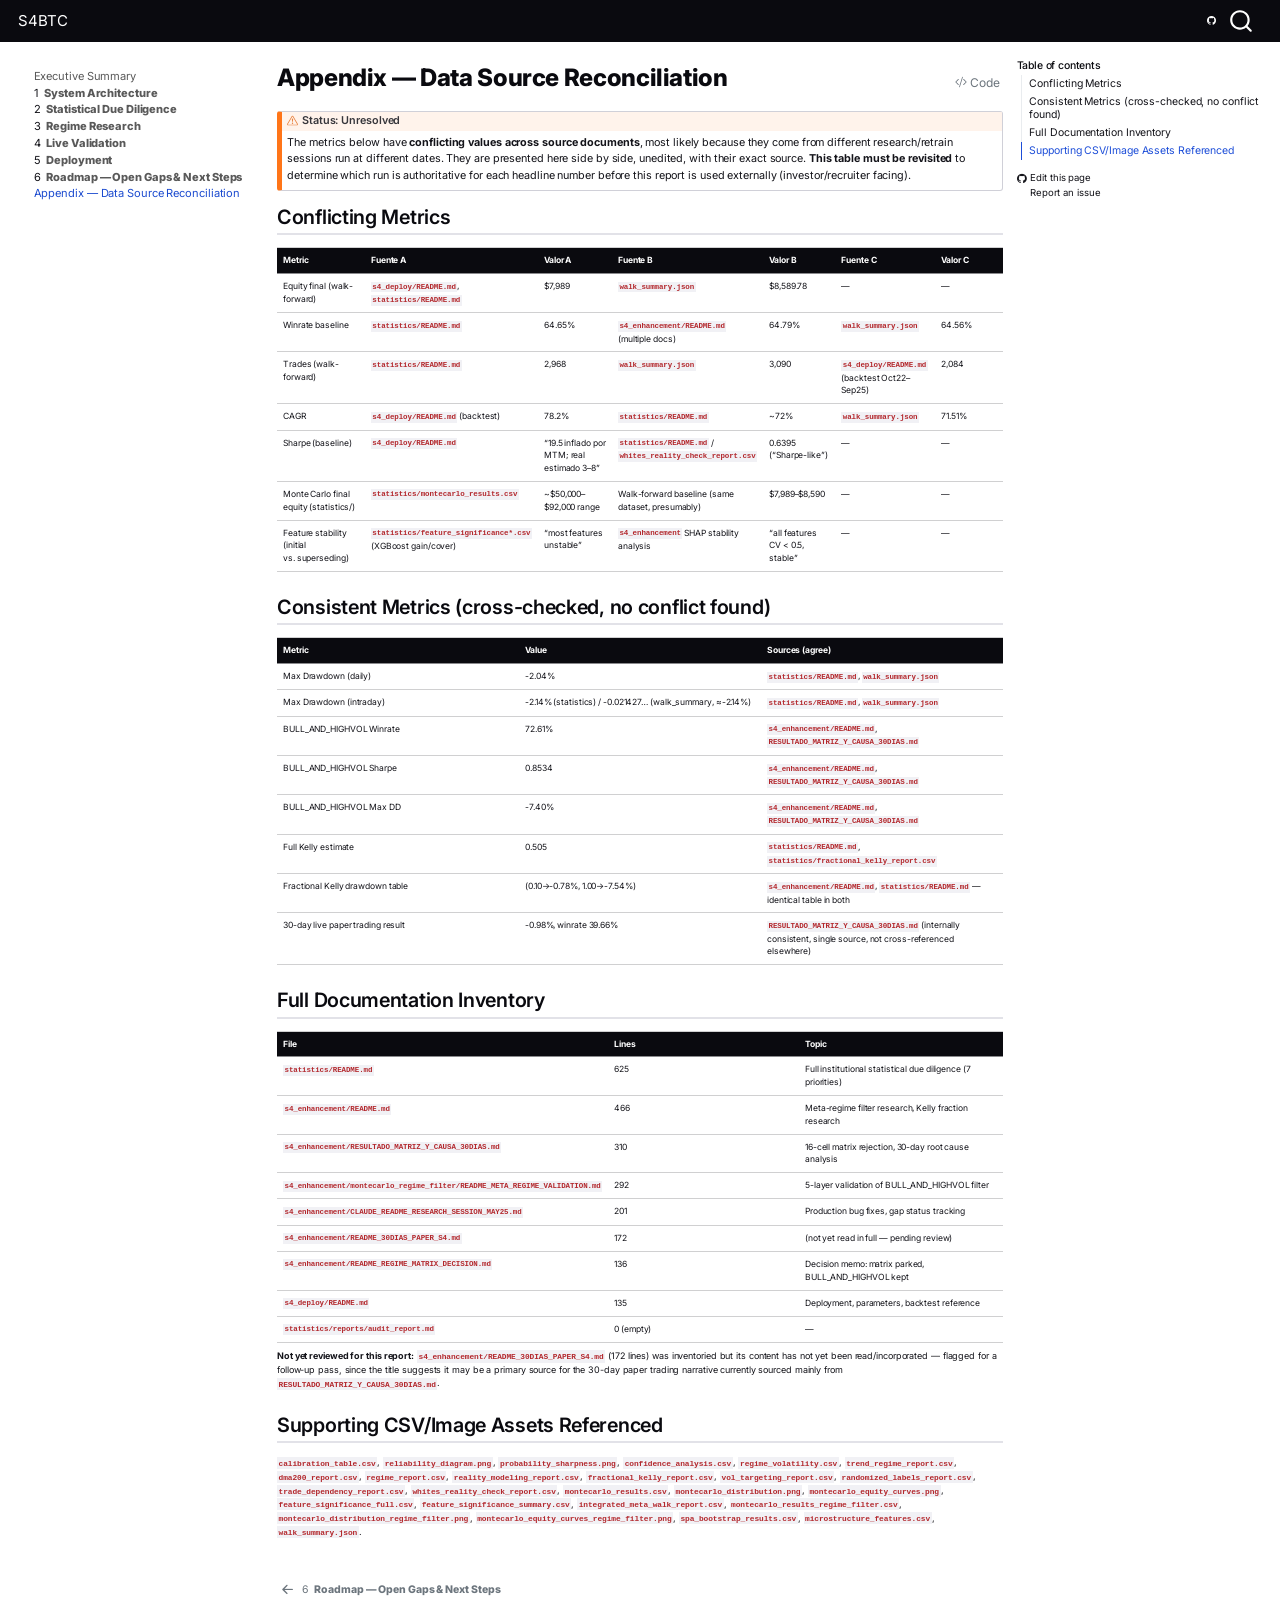
<file: 99-appendix-data-sources.html>
<!DOCTYPE html>
<html xmlns="http://www.w3.org/1999/xhtml" lang="en" xml:lang="en"><head>

<meta charset="utf-8">
<meta name="generator" content="quarto-1.6.39">

<meta name="viewport" content="width=device-width, initial-scale=1.0, user-scalable=yes">


<title>Appendix — Data Source Reconciliation – S4BTC</title>
<style>
code{white-space: pre-wrap;}
span.smallcaps{font-variant: small-caps;}
div.columns{display: flex; gap: min(4vw, 1.5em);}
div.column{flex: auto; overflow-x: auto;}
div.hanging-indent{margin-left: 1.5em; text-indent: -1.5em;}
ul.task-list{list-style: none;}
ul.task-list li input[type="checkbox"] {
  width: 0.8em;
  margin: 0 0.8em 0.2em -1em; /* quarto-specific, see https://github.com/quarto-dev/quarto-cli/issues/4556 */ 
  vertical-align: middle;
}
/* CSS for syntax highlighting */
pre > code.sourceCode { white-space: pre; position: relative; }
pre > code.sourceCode > span { line-height: 1.25; }
pre > code.sourceCode > span:empty { height: 1.2em; }
.sourceCode { overflow: visible; }
code.sourceCode > span { color: inherit; text-decoration: inherit; }
div.sourceCode { margin: 1em 0; }
pre.sourceCode { margin: 0; }
@media screen {
div.sourceCode { overflow: auto; }
}
@media print {
pre > code.sourceCode { white-space: pre-wrap; }
pre > code.sourceCode > span { display: inline-block; text-indent: -5em; padding-left: 5em; }
}
pre.numberSource code
  { counter-reset: source-line 0; }
pre.numberSource code > span
  { position: relative; left: -4em; counter-increment: source-line; }
pre.numberSource code > span > a:first-child::before
  { content: counter(source-line);
    position: relative; left: -1em; text-align: right; vertical-align: baseline;
    border: none; display: inline-block;
    -webkit-touch-callout: none; -webkit-user-select: none;
    -khtml-user-select: none; -moz-user-select: none;
    -ms-user-select: none; user-select: none;
    padding: 0 4px; width: 4em;
  }
pre.numberSource { margin-left: 3em;  padding-left: 4px; }
div.sourceCode
  {   }
@media screen {
pre > code.sourceCode > span > a:first-child::before { text-decoration: underline; }
}
</style>


<script src="site_libs/quarto-nav/quarto-nav.js"></script>
<script src="site_libs/quarto-nav/headroom.min.js"></script>
<script src="site_libs/clipboard/clipboard.min.js"></script>
<script src="site_libs/quarto-search/autocomplete.umd.js"></script>
<script src="site_libs/quarto-search/fuse.min.js"></script>
<script src="site_libs/quarto-search/quarto-search.js"></script>
<meta name="quarto:offset" content="./">
<link href="./06-roadmap.html" rel="prev">
<script src="site_libs/quarto-html/quarto.js"></script>
<script src="site_libs/quarto-html/popper.min.js"></script>
<script src="site_libs/quarto-html/tippy.umd.min.js"></script>
<script src="site_libs/quarto-html/anchor.min.js"></script>
<link href="site_libs/quarto-html/tippy.css" rel="stylesheet">
<link href="site_libs/quarto-html/quarto-syntax-highlighting-0626ff4d7a71b55c8707dcae1d04a9b6.css" rel="stylesheet" id="quarto-text-highlighting-styles">
<script src="site_libs/bootstrap/bootstrap.min.js"></script>
<link href="site_libs/bootstrap/bootstrap-icons.css" rel="stylesheet">
<link href="site_libs/bootstrap/bootstrap-0f1d7832f862a9a05de4b1f937104ab7.min.css" rel="stylesheet" append-hash="true" id="quarto-bootstrap" data-mode="light">
<script id="quarto-search-options" type="application/json">{
  "location": "navbar",
  "copy-button": false,
  "collapse-after": 3,
  "panel-placement": "end",
  "type": "overlay",
  "limit": 50,
  "keyboard-shortcut": [
    "f",
    "/",
    "s"
  ],
  "show-item-context": false,
  "language": {
    "search-no-results-text": "No results",
    "search-matching-documents-text": "matching documents",
    "search-copy-link-title": "Copy link to search",
    "search-hide-matches-text": "Hide additional matches",
    "search-more-match-text": "more match in this document",
    "search-more-matches-text": "more matches in this document",
    "search-clear-button-title": "Clear",
    "search-text-placeholder": "",
    "search-detached-cancel-button-title": "Cancel",
    "search-submit-button-title": "Submit",
    "search-label": "Search"
  }
}</script>
<style>html{ scroll-behavior: smooth; }</style>


</head>

<body class="nav-sidebar floating nav-fixed">

<div id="quarto-search-results"></div>
  <header id="quarto-header" class="headroom fixed-top">
    <nav class="navbar navbar-expand-lg " data-bs-theme="dark">
      <div class="navbar-container container-fluid">
      <div class="navbar-brand-container mx-auto">
    <a class="navbar-brand" href="./index.html">
    <span class="navbar-title">S4BTC</span>
    </a>
  </div>
        <div class="quarto-navbar-tools tools-end">
    <a href="https://github.com/erictvillarreal/RoboTrader812" title="Source Code" class="quarto-navigation-tool px-1" aria-label="Source Code"><i class="bi bi-github"></i></a>
</div>
          <div id="quarto-search" class="" title="Search"></div>
      </div> <!-- /container-fluid -->
    </nav>
  <nav class="quarto-secondary-nav">
    <div class="container-fluid d-flex">
      <button type="button" class="quarto-btn-toggle btn" data-bs-toggle="collapse" role="button" data-bs-target=".quarto-sidebar-collapse-item" aria-controls="quarto-sidebar" aria-expanded="false" aria-label="Toggle sidebar navigation" onclick="if (window.quartoToggleHeadroom) { window.quartoToggleHeadroom(); }">
        <i class="bi bi-layout-text-sidebar-reverse"></i>
      </button>
        <nav class="quarto-page-breadcrumbs" aria-label="breadcrumb"><ol class="breadcrumb"><li class="breadcrumb-item"><a href="./99-appendix-data-sources.html">Appendix — Data Source Reconciliation</a></li></ol></nav>
        <a class="flex-grow-1" role="navigation" data-bs-toggle="collapse" data-bs-target=".quarto-sidebar-collapse-item" aria-controls="quarto-sidebar" aria-expanded="false" aria-label="Toggle sidebar navigation" onclick="if (window.quartoToggleHeadroom) { window.quartoToggleHeadroom(); }">      
        </a>
    </div>
  </nav>
</header>
<!-- content -->
<div id="quarto-content" class="quarto-container page-columns page-rows-contents page-layout-article page-navbar">
<!-- sidebar -->
  <nav id="quarto-sidebar" class="sidebar collapse collapse-horizontal quarto-sidebar-collapse-item sidebar-navigation floating overflow-auto">
    <div class="sidebar-menu-container"> 
    <ul class="list-unstyled mt-1">
        <li class="sidebar-item">
  <div class="sidebar-item-container"> 
  <a href="./index.html" class="sidebar-item-text sidebar-link">
 <span class="menu-text">Executive Summary</span></a>
  </div>
</li>
        <li class="sidebar-item">
  <div class="sidebar-item-container"> 
  <a href="./01-architecture.html" class="sidebar-item-text sidebar-link">
 <span class="menu-text"><span class="chapter-number">1</span>&nbsp; <span class="chapter-title">System Architecture</span></span></a>
  </div>
</li>
        <li class="sidebar-item">
  <div class="sidebar-item-container"> 
  <a href="./02-statistical-due-diligence.html" class="sidebar-item-text sidebar-link">
 <span class="menu-text"><span class="chapter-number">2</span>&nbsp; <span class="chapter-title">Statistical Due Diligence</span></span></a>
  </div>
</li>
        <li class="sidebar-item">
  <div class="sidebar-item-container"> 
  <a href="./03-regime-research.html" class="sidebar-item-text sidebar-link">
 <span class="menu-text"><span class="chapter-number">3</span>&nbsp; <span class="chapter-title">Regime Research</span></span></a>
  </div>
</li>
        <li class="sidebar-item">
  <div class="sidebar-item-container"> 
  <a href="./04-live-validation.html" class="sidebar-item-text sidebar-link">
 <span class="menu-text"><span class="chapter-number">4</span>&nbsp; <span class="chapter-title">Live Validation</span></span></a>
  </div>
</li>
        <li class="sidebar-item">
  <div class="sidebar-item-container"> 
  <a href="./05-deployment.html" class="sidebar-item-text sidebar-link">
 <span class="menu-text"><span class="chapter-number">5</span>&nbsp; <span class="chapter-title">Deployment</span></span></a>
  </div>
</li>
        <li class="sidebar-item">
  <div class="sidebar-item-container"> 
  <a href="./06-roadmap.html" class="sidebar-item-text sidebar-link">
 <span class="menu-text"><span class="chapter-number">6</span>&nbsp; <span class="chapter-title">Roadmap — Open Gaps &amp; Next Steps</span></span></a>
  </div>
</li>
        <li class="sidebar-item">
  <div class="sidebar-item-container"> 
  <a href="./99-appendix-data-sources.html" class="sidebar-item-text sidebar-link active">
 <span class="menu-text">Appendix — Data Source Reconciliation</span></a>
  </div>
</li>
    </ul>
    </div>
</nav>
<div id="quarto-sidebar-glass" class="quarto-sidebar-collapse-item" data-bs-toggle="collapse" data-bs-target=".quarto-sidebar-collapse-item"></div>
<!-- margin-sidebar -->
    <div id="quarto-margin-sidebar" class="sidebar margin-sidebar">
        <nav id="TOC" role="doc-toc" class="toc-active">
    <h2 id="toc-title">Table of contents</h2>
   
  <ul>
  <li><a href="#conflicting-metrics" id="toc-conflicting-metrics" class="nav-link active" data-scroll-target="#conflicting-metrics">Conflicting Metrics</a></li>
  <li><a href="#consistent-metrics-cross-checked-no-conflict-found" id="toc-consistent-metrics-cross-checked-no-conflict-found" class="nav-link" data-scroll-target="#consistent-metrics-cross-checked-no-conflict-found">Consistent Metrics (cross-checked, no conflict found)</a></li>
  <li><a href="#full-documentation-inventory" id="toc-full-documentation-inventory" class="nav-link" data-scroll-target="#full-documentation-inventory">Full Documentation Inventory</a></li>
  <li><a href="#supporting-csvimage-assets-referenced" id="toc-supporting-csvimage-assets-referenced" class="nav-link" data-scroll-target="#supporting-csvimage-assets-referenced">Supporting CSV/Image Assets Referenced</a></li>
  </ul>
<div class="toc-actions"><ul><li><a href="https://github.com/erictvillarreal/RoboTrader812/edit/main/99-appendix-data-sources.qmd" class="toc-action"><i class="bi bi-github"></i>Edit this page</a></li><li><a href="https://github.com/erictvillarreal/RoboTrader812/issues/new" class="toc-action"><i class="bi empty"></i>Report an issue</a></li></ul></div></nav>
    </div>
<!-- main -->
<main class="content" id="quarto-document-content">

<header id="title-block-header" class="quarto-title-block default">
<div class="quarto-title">
<div class="quarto-title-block"><div><h1 class="title">Appendix — Data Source Reconciliation</h1><button type="button" class="btn code-tools-button" id="quarto-code-tools-source"><i class="bi"></i> Code</button></div></div>
</div>



<div class="quarto-title-meta">

    
  
    
  </div>
  


</header>


<div class="callout callout-style-default callout-warning callout-titled">
<div class="callout-header d-flex align-content-center">
<div class="callout-icon-container">
<i class="callout-icon"></i>
</div>
<div class="callout-title-container flex-fill">
Status: Unresolved
</div>
</div>
<div class="callout-body-container callout-body">
<p>The metrics below have <strong>conflicting values across source documents</strong>, most likely because they come from different research/retrain sessions run at different dates. They are presented here side by side, unedited, with their exact source. <strong>This table must be revisited</strong> to determine which run is authoritative for each headline number before this report is used externally (investor/recruiter facing).</p>
</div>
</div>
<section id="conflicting-metrics" class="level2">
<h2 class="anchored" data-anchor-id="conflicting-metrics">Conflicting Metrics</h2>
<table class="caption-top table">
<colgroup>
<col style="width: 14%">
<col style="width: 14%">
<col style="width: 14%">
<col style="width: 14%">
<col style="width: 14%">
<col style="width: 14%">
<col style="width: 14%">
</colgroup>
<thead>
<tr class="header">
<th>Metric</th>
<th>Fuente A</th>
<th>Valor A</th>
<th>Fuente B</th>
<th>Valor B</th>
<th>Fuente C</th>
<th>Valor C</th>
</tr>
</thead>
<tbody>
<tr class="odd">
<td>Equity final (walk-forward)</td>
<td><code>s4_deploy/README.md</code>, <code>statistics/README.md</code></td>
<td>$7,989</td>
<td><code>walk_summary.json</code></td>
<td>$8,589.78</td>
<td>—</td>
<td>—</td>
</tr>
<tr class="even">
<td>Winrate baseline</td>
<td><code>statistics/README.md</code></td>
<td>64.65%</td>
<td><code>s4_enhancement/README.md</code> (multiple docs)</td>
<td>64.79%</td>
<td><code>walk_summary.json</code></td>
<td>64.56%</td>
</tr>
<tr class="odd">
<td>Trades (walk-forward)</td>
<td><code>statistics/README.md</code></td>
<td>2,968</td>
<td><code>walk_summary.json</code></td>
<td>3,090</td>
<td><code>s4_deploy/README.md</code> (backtest Oct22–Sep25)</td>
<td>2,084</td>
</tr>
<tr class="even">
<td>CAGR</td>
<td><code>s4_deploy/README.md</code> (backtest)</td>
<td>78.2%</td>
<td><code>statistics/README.md</code></td>
<td>~72%</td>
<td><code>walk_summary.json</code></td>
<td>71.51%</td>
</tr>
<tr class="odd">
<td>Sharpe (baseline)</td>
<td><code>s4_deploy/README.md</code></td>
<td>“19.5 inflado por MTM; real estimado 3–8”</td>
<td><code>statistics/README.md</code> / <code>whites_reality_check_report.csv</code></td>
<td>0.6395 (“Sharpe-like”)</td>
<td>—</td>
<td>—</td>
</tr>
<tr class="even">
<td>Monte Carlo final equity (statistics/)</td>
<td><code>statistics/montecarlo_results.csv</code></td>
<td>~$50,000–$92,000 range</td>
<td>Walk-forward baseline (same dataset, presumably)</td>
<td>$7,989–$8,590</td>
<td>—</td>
<td>—</td>
</tr>
<tr class="odd">
<td>Feature stability (initial vs.&nbsp;superseding)</td>
<td><code>statistics/feature_significance*.csv</code> (XGBoost gain/cover)</td>
<td>“most features unstable”</td>
<td><code>s4_enhancement</code> SHAP stability analysis</td>
<td>“all features CV &lt; 0.5, stable”</td>
<td>—</td>
<td>—</td>
</tr>
</tbody>
</table>
</section>
<section id="consistent-metrics-cross-checked-no-conflict-found" class="level2">
<h2 class="anchored" data-anchor-id="consistent-metrics-cross-checked-no-conflict-found">Consistent Metrics (cross-checked, no conflict found)</h2>
<table class="caption-top table">
<colgroup>
<col style="width: 33%">
<col style="width: 33%">
<col style="width: 33%">
</colgroup>
<thead>
<tr class="header">
<th>Metric</th>
<th>Value</th>
<th>Sources (agree)</th>
</tr>
</thead>
<tbody>
<tr class="odd">
<td>Max Drawdown (daily)</td>
<td>-2.04%</td>
<td><code>statistics/README.md</code>, <code>walk_summary.json</code></td>
</tr>
<tr class="even">
<td>Max Drawdown (intraday)</td>
<td>-2.14% (statistics) / -0.021427… (walk_summary, ≈-2.14%)</td>
<td><code>statistics/README.md</code>, <code>walk_summary.json</code></td>
</tr>
<tr class="odd">
<td>BULL_AND_HIGHVOL Winrate</td>
<td>72.61%</td>
<td><code>s4_enhancement/README.md</code>, <code>RESULTADO_MATRIZ_Y_CAUSA_30DIAS.md</code></td>
</tr>
<tr class="even">
<td>BULL_AND_HIGHVOL Sharpe</td>
<td>0.8534</td>
<td><code>s4_enhancement/README.md</code>, <code>RESULTADO_MATRIZ_Y_CAUSA_30DIAS.md</code></td>
</tr>
<tr class="odd">
<td>BULL_AND_HIGHVOL Max DD</td>
<td>-7.40%</td>
<td><code>s4_enhancement/README.md</code>, <code>RESULTADO_MATRIZ_Y_CAUSA_30DIAS.md</code></td>
</tr>
<tr class="even">
<td>Full Kelly estimate</td>
<td>0.505</td>
<td><code>statistics/README.md</code>, <code>statistics/fractional_kelly_report.csv</code></td>
</tr>
<tr class="odd">
<td>Fractional Kelly drawdown table</td>
<td>(0.10→-0.78%, 1.00→-7.54%)</td>
<td><code>s4_enhancement/README.md</code>, <code>statistics/README.md</code> — identical table in both</td>
</tr>
<tr class="even">
<td>30-day live paper trading result</td>
<td>-0.98%, winrate 39.66%</td>
<td><code>RESULTADO_MATRIZ_Y_CAUSA_30DIAS.md</code> (internally consistent, single source, not cross-referenced elsewhere)</td>
</tr>
</tbody>
</table>
</section>
<section id="full-documentation-inventory" class="level2">
<h2 class="anchored" data-anchor-id="full-documentation-inventory">Full Documentation Inventory</h2>
<table class="caption-top table">
<colgroup>
<col style="width: 33%">
<col style="width: 33%">
<col style="width: 33%">
</colgroup>
<thead>
<tr class="header">
<th>File</th>
<th>Lines</th>
<th>Topic</th>
</tr>
</thead>
<tbody>
<tr class="odd">
<td><code>statistics/README.md</code></td>
<td>625</td>
<td>Full institutional statistical due diligence (7 priorities)</td>
</tr>
<tr class="even">
<td><code>s4_enhancement/README.md</code></td>
<td>466</td>
<td>Meta-regime filter research, Kelly fraction research</td>
</tr>
<tr class="odd">
<td><code>s4_enhancement/RESULTADO_MATRIZ_Y_CAUSA_30DIAS.md</code></td>
<td>310</td>
<td>16-cell matrix rejection, 30-day root cause analysis</td>
</tr>
<tr class="even">
<td><code>s4_enhancement/montecarlo_regime_filter/README_META_REGIME_VALIDATION.md</code></td>
<td>292</td>
<td>5-layer validation of BULL_AND_HIGHVOL filter</td>
</tr>
<tr class="odd">
<td><code>s4_enhancement/CLAUDE_README_RESEARCH_SESSION_MAY25.md</code></td>
<td>201</td>
<td>Production bug fixes, gap status tracking</td>
</tr>
<tr class="even">
<td><code>s4_enhancement/README_30DIAS_PAPER_S4.md</code></td>
<td>172</td>
<td>(not yet read in full — pending review)</td>
</tr>
<tr class="odd">
<td><code>s4_enhancement/README_REGIME_MATRIX_DECISION.md</code></td>
<td>136</td>
<td>Decision memo: matrix parked, BULL_AND_HIGHVOL kept</td>
</tr>
<tr class="even">
<td><code>s4_deploy/README.md</code></td>
<td>135</td>
<td>Deployment, parameters, backtest reference</td>
</tr>
<tr class="odd">
<td><code>statistics/reports/audit_report.md</code></td>
<td>0 (empty)</td>
<td>—</td>
</tr>
</tbody>
</table>
<p><strong>Not yet reviewed for this report:</strong> <code>s4_enhancement/README_30DIAS_PAPER_S4.md</code> (172 lines) was inventoried but its content has not yet been read/incorporated — flagged for a follow-up pass, since the title suggests it may be a primary source for the 30-day paper trading narrative currently sourced mainly from <code>RESULTADO_MATRIZ_Y_CAUSA_30DIAS.md</code>.</p>
</section>
<section id="supporting-csvimage-assets-referenced" class="level2">
<h2 class="anchored" data-anchor-id="supporting-csvimage-assets-referenced">Supporting CSV/Image Assets Referenced</h2>
<p><code>calibration_table.csv</code>, <code>reliability_diagram.png</code>, <code>probability_sharpness.png</code>, <code>confidence_analysis.csv</code>, <code>regime_volatility.csv</code>, <code>trend_regime_report.csv</code>, <code>dma200_report.csv</code>, <code>regime_report.csv</code>, <code>reality_modeling_report.csv</code>, <code>fractional_kelly_report.csv</code>, <code>vol_targeting_report.csv</code>, <code>randomized_labels_report.csv</code>, <code>trade_dependency_report.csv</code>, <code>whites_reality_check_report.csv</code>, <code>montecarlo_results.csv</code>, <code>montecarlo_distribution.png</code>, <code>montecarlo_equity_curves.png</code>, <code>feature_significance_full.csv</code>, <code>feature_significance_summary.csv</code>, <code>integrated_meta_walk_report.csv</code>, <code>montecarlo_results_regime_filter.csv</code>, <code>montecarlo_distribution_regime_filter.png</code>, <code>montecarlo_equity_curves_regime_filter.png</code>, <code>spa_bootstrap_results.csv</code>, <code>microstructure_features.csv</code>, <code>walk_summary.json</code>.</p>


<!-- -->

</section>

</main> <!-- /main -->
<script id="quarto-html-after-body" type="application/javascript">
window.document.addEventListener("DOMContentLoaded", function (event) {
  const toggleBodyColorMode = (bsSheetEl) => {
    const mode = bsSheetEl.getAttribute("data-mode");
    const bodyEl = window.document.querySelector("body");
    if (mode === "dark") {
      bodyEl.classList.add("quarto-dark");
      bodyEl.classList.remove("quarto-light");
    } else {
      bodyEl.classList.add("quarto-light");
      bodyEl.classList.remove("quarto-dark");
    }
  }
  const toggleBodyColorPrimary = () => {
    const bsSheetEl = window.document.querySelector("link#quarto-bootstrap");
    if (bsSheetEl) {
      toggleBodyColorMode(bsSheetEl);
    }
  }
  toggleBodyColorPrimary();  
  const icon = "";
  const anchorJS = new window.AnchorJS();
  anchorJS.options = {
    placement: 'right',
    icon: icon
  };
  anchorJS.add('.anchored');
  const isCodeAnnotation = (el) => {
    for (const clz of el.classList) {
      if (clz.startsWith('code-annotation-')) {                     
        return true;
      }
    }
    return false;
  }
  const onCopySuccess = function(e) {
    // button target
    const button = e.trigger;
    // don't keep focus
    button.blur();
    // flash "checked"
    button.classList.add('code-copy-button-checked');
    var currentTitle = button.getAttribute("title");
    button.setAttribute("title", "Copied!");
    let tooltip;
    if (window.bootstrap) {
      button.setAttribute("data-bs-toggle", "tooltip");
      button.setAttribute("data-bs-placement", "left");
      button.setAttribute("data-bs-title", "Copied!");
      tooltip = new bootstrap.Tooltip(button, 
        { trigger: "manual", 
          customClass: "code-copy-button-tooltip",
          offset: [0, -8]});
      tooltip.show();    
    }
    setTimeout(function() {
      if (tooltip) {
        tooltip.hide();
        button.removeAttribute("data-bs-title");
        button.removeAttribute("data-bs-toggle");
        button.removeAttribute("data-bs-placement");
      }
      button.setAttribute("title", currentTitle);
      button.classList.remove('code-copy-button-checked');
    }, 1000);
    // clear code selection
    e.clearSelection();
  }
  const getTextToCopy = function(trigger) {
      const codeEl = trigger.previousElementSibling.cloneNode(true);
      for (const childEl of codeEl.children) {
        if (isCodeAnnotation(childEl)) {
          childEl.remove();
        }
      }
      return codeEl.innerText;
  }
  const clipboard = new window.ClipboardJS('.code-copy-button:not([data-in-quarto-modal])', {
    text: getTextToCopy
  });
  clipboard.on('success', onCopySuccess);
  if (window.document.getElementById('quarto-embedded-source-code-modal')) {
    const clipboardModal = new window.ClipboardJS('.code-copy-button[data-in-quarto-modal]', {
      text: getTextToCopy,
      container: window.document.getElementById('quarto-embedded-source-code-modal')
    });
    clipboardModal.on('success', onCopySuccess);
  }
  const viewSource = window.document.getElementById('quarto-view-source') ||
                     window.document.getElementById('quarto-code-tools-source');
  if (viewSource) {
    const sourceUrl = viewSource.getAttribute("data-quarto-source-url");
    viewSource.addEventListener("click", function(e) {
      if (sourceUrl) {
        // rstudio viewer pane
        if (/\bcapabilities=\b/.test(window.location)) {
          window.open(sourceUrl);
        } else {
          window.location.href = sourceUrl;
        }
      } else {
        const modal = new bootstrap.Modal(document.getElementById('quarto-embedded-source-code-modal'));
        modal.show();
      }
      return false;
    });
  }
  function toggleCodeHandler(show) {
    return function(e) {
      const detailsSrc = window.document.querySelectorAll(".cell > details > .sourceCode");
      for (let i=0; i<detailsSrc.length; i++) {
        const details = detailsSrc[i].parentElement;
        if (show) {
          details.open = true;
        } else {
          details.removeAttribute("open");
        }
      }
      const cellCodeDivs = window.document.querySelectorAll(".cell > .sourceCode");
      const fromCls = show ? "hidden" : "unhidden";
      const toCls = show ? "unhidden" : "hidden";
      for (let i=0; i<cellCodeDivs.length; i++) {
        const codeDiv = cellCodeDivs[i];
        if (codeDiv.classList.contains(fromCls)) {
          codeDiv.classList.remove(fromCls);
          codeDiv.classList.add(toCls);
        } 
      }
      return false;
    }
  }
  const hideAllCode = window.document.getElementById("quarto-hide-all-code");
  if (hideAllCode) {
    hideAllCode.addEventListener("click", toggleCodeHandler(false));
  }
  const showAllCode = window.document.getElementById("quarto-show-all-code");
  if (showAllCode) {
    showAllCode.addEventListener("click", toggleCodeHandler(true));
  }
    var localhostRegex = new RegExp(/^(?:http|https):\/\/localhost\:?[0-9]*\//);
    var mailtoRegex = new RegExp(/^mailto:/);
      var filterRegex = new RegExp('/' + window.location.host + '/');
    var isInternal = (href) => {
        return filterRegex.test(href) || localhostRegex.test(href) || mailtoRegex.test(href);
    }
    // Inspect non-navigation links and adorn them if external
 	var links = window.document.querySelectorAll('a[href]:not(.nav-link):not(.navbar-brand):not(.toc-action):not(.sidebar-link):not(.sidebar-item-toggle):not(.pagination-link):not(.no-external):not([aria-hidden]):not(.dropdown-item):not(.quarto-navigation-tool):not(.about-link)');
    for (var i=0; i<links.length; i++) {
      const link = links[i];
      if (!isInternal(link.href)) {
        // undo the damage that might have been done by quarto-nav.js in the case of
        // links that we want to consider external
        if (link.dataset.originalHref !== undefined) {
          link.href = link.dataset.originalHref;
        }
      }
    }
  function tippyHover(el, contentFn, onTriggerFn, onUntriggerFn) {
    const config = {
      allowHTML: true,
      maxWidth: 500,
      delay: 100,
      arrow: false,
      appendTo: function(el) {
          return el.parentElement;
      },
      interactive: true,
      interactiveBorder: 10,
      theme: 'quarto',
      placement: 'bottom-start',
    };
    if (contentFn) {
      config.content = contentFn;
    }
    if (onTriggerFn) {
      config.onTrigger = onTriggerFn;
    }
    if (onUntriggerFn) {
      config.onUntrigger = onUntriggerFn;
    }
    window.tippy(el, config); 
  }
  const noterefs = window.document.querySelectorAll('a[role="doc-noteref"]');
  for (var i=0; i<noterefs.length; i++) {
    const ref = noterefs[i];
    tippyHover(ref, function() {
      // use id or data attribute instead here
      let href = ref.getAttribute('data-footnote-href') || ref.getAttribute('href');
      try { href = new URL(href).hash; } catch {}
      const id = href.replace(/^#\/?/, "");
      const note = window.document.getElementById(id);
      if (note) {
        return note.innerHTML;
      } else {
        return "";
      }
    });
  }
  const xrefs = window.document.querySelectorAll('a.quarto-xref');
  const processXRef = (id, note) => {
    // Strip column container classes
    const stripColumnClz = (el) => {
      el.classList.remove("page-full", "page-columns");
      if (el.children) {
        for (const child of el.children) {
          stripColumnClz(child);
        }
      }
    }
    stripColumnClz(note)
    if (id === null || id.startsWith('sec-')) {
      // Special case sections, only their first couple elements
      const container = document.createElement("div");
      if (note.children && note.children.length > 2) {
        container.appendChild(note.children[0].cloneNode(true));
        for (let i = 1; i < note.children.length; i++) {
          const child = note.children[i];
          if (child.tagName === "P" && child.innerText === "") {
            continue;
          } else {
            container.appendChild(child.cloneNode(true));
            break;
          }
        }
        if (window.Quarto?.typesetMath) {
          window.Quarto.typesetMath(container);
        }
        return container.innerHTML
      } else {
        if (window.Quarto?.typesetMath) {
          window.Quarto.typesetMath(note);
        }
        return note.innerHTML;
      }
    } else {
      // Remove any anchor links if they are present
      const anchorLink = note.querySelector('a.anchorjs-link');
      if (anchorLink) {
        anchorLink.remove();
      }
      if (window.Quarto?.typesetMath) {
        window.Quarto.typesetMath(note);
      }
      if (note.classList.contains("callout")) {
        return note.outerHTML;
      } else {
        return note.innerHTML;
      }
    }
  }
  for (var i=0; i<xrefs.length; i++) {
    const xref = xrefs[i];
    tippyHover(xref, undefined, function(instance) {
      instance.disable();
      let url = xref.getAttribute('href');
      let hash = undefined; 
      if (url.startsWith('#')) {
        hash = url;
      } else {
        try { hash = new URL(url).hash; } catch {}
      }
      if (hash) {
        const id = hash.replace(/^#\/?/, "");
        const note = window.document.getElementById(id);
        if (note !== null) {
          try {
            const html = processXRef(id, note.cloneNode(true));
            instance.setContent(html);
          } finally {
            instance.enable();
            instance.show();
          }
        } else {
          // See if we can fetch this
          fetch(url.split('#')[0])
          .then(res => res.text())
          .then(html => {
            const parser = new DOMParser();
            const htmlDoc = parser.parseFromString(html, "text/html");
            const note = htmlDoc.getElementById(id);
            if (note !== null) {
              const html = processXRef(id, note);
              instance.setContent(html);
            } 
          }).finally(() => {
            instance.enable();
            instance.show();
          });
        }
      } else {
        // See if we can fetch a full url (with no hash to target)
        // This is a special case and we should probably do some content thinning / targeting
        fetch(url)
        .then(res => res.text())
        .then(html => {
          const parser = new DOMParser();
          const htmlDoc = parser.parseFromString(html, "text/html");
          const note = htmlDoc.querySelector('main.content');
          if (note !== null) {
            // This should only happen for chapter cross references
            // (since there is no id in the URL)
            // remove the first header
            if (note.children.length > 0 && note.children[0].tagName === "HEADER") {
              note.children[0].remove();
            }
            const html = processXRef(null, note);
            instance.setContent(html);
          } 
        }).finally(() => {
          instance.enable();
          instance.show();
        });
      }
    }, function(instance) {
    });
  }
      let selectedAnnoteEl;
      const selectorForAnnotation = ( cell, annotation) => {
        let cellAttr = 'data-code-cell="' + cell + '"';
        let lineAttr = 'data-code-annotation="' +  annotation + '"';
        const selector = 'span[' + cellAttr + '][' + lineAttr + ']';
        return selector;
      }
      const selectCodeLines = (annoteEl) => {
        const doc = window.document;
        const targetCell = annoteEl.getAttribute("data-target-cell");
        const targetAnnotation = annoteEl.getAttribute("data-target-annotation");
        const annoteSpan = window.document.querySelector(selectorForAnnotation(targetCell, targetAnnotation));
        const lines = annoteSpan.getAttribute("data-code-lines").split(",");
        const lineIds = lines.map((line) => {
          return targetCell + "-" + line;
        })
        let top = null;
        let height = null;
        let parent = null;
        if (lineIds.length > 0) {
            //compute the position of the single el (top and bottom and make a div)
            const el = window.document.getElementById(lineIds[0]);
            top = el.offsetTop;
            height = el.offsetHeight;
            parent = el.parentElement.parentElement;
          if (lineIds.length > 1) {
            const lastEl = window.document.getElementById(lineIds[lineIds.length - 1]);
            const bottom = lastEl.offsetTop + lastEl.offsetHeight;
            height = bottom - top;
          }
          if (top !== null && height !== null && parent !== null) {
            // cook up a div (if necessary) and position it 
            let div = window.document.getElementById("code-annotation-line-highlight");
            if (div === null) {
              div = window.document.createElement("div");
              div.setAttribute("id", "code-annotation-line-highlight");
              div.style.position = 'absolute';
              parent.appendChild(div);
            }
            div.style.top = top - 2 + "px";
            div.style.height = height + 4 + "px";
            div.style.left = 0;
            let gutterDiv = window.document.getElementById("code-annotation-line-highlight-gutter");
            if (gutterDiv === null) {
              gutterDiv = window.document.createElement("div");
              gutterDiv.setAttribute("id", "code-annotation-line-highlight-gutter");
              gutterDiv.style.position = 'absolute';
              const codeCell = window.document.getElementById(targetCell);
              const gutter = codeCell.querySelector('.code-annotation-gutter');
              gutter.appendChild(gutterDiv);
            }
            gutterDiv.style.top = top - 2 + "px";
            gutterDiv.style.height = height + 4 + "px";
          }
          selectedAnnoteEl = annoteEl;
        }
      };
      const unselectCodeLines = () => {
        const elementsIds = ["code-annotation-line-highlight", "code-annotation-line-highlight-gutter"];
        elementsIds.forEach((elId) => {
          const div = window.document.getElementById(elId);
          if (div) {
            div.remove();
          }
        });
        selectedAnnoteEl = undefined;
      };
        // Handle positioning of the toggle
    window.addEventListener(
      "resize",
      throttle(() => {
        elRect = undefined;
        if (selectedAnnoteEl) {
          selectCodeLines(selectedAnnoteEl);
        }
      }, 10)
    );
    function throttle(fn, ms) {
    let throttle = false;
    let timer;
      return (...args) => {
        if(!throttle) { // first call gets through
            fn.apply(this, args);
            throttle = true;
        } else { // all the others get throttled
            if(timer) clearTimeout(timer); // cancel #2
            timer = setTimeout(() => {
              fn.apply(this, args);
              timer = throttle = false;
            }, ms);
        }
      };
    }
      // Attach click handler to the DT
      const annoteDls = window.document.querySelectorAll('dt[data-target-cell]');
      for (const annoteDlNode of annoteDls) {
        annoteDlNode.addEventListener('click', (event) => {
          const clickedEl = event.target;
          if (clickedEl !== selectedAnnoteEl) {
            unselectCodeLines();
            const activeEl = window.document.querySelector('dt[data-target-cell].code-annotation-active');
            if (activeEl) {
              activeEl.classList.remove('code-annotation-active');
            }
            selectCodeLines(clickedEl);
            clickedEl.classList.add('code-annotation-active');
          } else {
            // Unselect the line
            unselectCodeLines();
            clickedEl.classList.remove('code-annotation-active');
          }
        });
      }
  const findCites = (el) => {
    const parentEl = el.parentElement;
    if (parentEl) {
      const cites = parentEl.dataset.cites;
      if (cites) {
        return {
          el,
          cites: cites.split(' ')
        };
      } else {
        return findCites(el.parentElement)
      }
    } else {
      return undefined;
    }
  };
  var bibliorefs = window.document.querySelectorAll('a[role="doc-biblioref"]');
  for (var i=0; i<bibliorefs.length; i++) {
    const ref = bibliorefs[i];
    const citeInfo = findCites(ref);
    if (citeInfo) {
      tippyHover(citeInfo.el, function() {
        var popup = window.document.createElement('div');
        citeInfo.cites.forEach(function(cite) {
          var citeDiv = window.document.createElement('div');
          citeDiv.classList.add('hanging-indent');
          citeDiv.classList.add('csl-entry');
          var biblioDiv = window.document.getElementById('ref-' + cite);
          if (biblioDiv) {
            citeDiv.innerHTML = biblioDiv.innerHTML;
          }
          popup.appendChild(citeDiv);
        });
        return popup.innerHTML;
      });
    }
  }
});
</script>
<nav class="page-navigation">
  <div class="nav-page nav-page-previous">
      <a href="./06-roadmap.html" class="pagination-link" aria-label="Roadmap — Open Gaps &amp; Next Steps">
        <i class="bi bi-arrow-left-short"></i> <span class="nav-page-text"><span class="chapter-number">6</span>&nbsp; <span class="chapter-title">Roadmap — Open Gaps &amp; Next Steps</span></span>
      </a>          
  </div>
  <div class="nav-page nav-page-next">
  </div>
</nav><div class="modal fade" id="quarto-embedded-source-code-modal" tabindex="-1" aria-labelledby="quarto-embedded-source-code-modal-label" aria-hidden="true"><div class="modal-dialog modal-dialog-scrollable"><div class="modal-content"><div class="modal-header"><h5 class="modal-title" id="quarto-embedded-source-code-modal-label">Source Code</h5><button class="btn-close" data-bs-dismiss="modal"></button></div><div class="modal-body"><div class="">
<div class="sourceCode" id="cb1" data-shortcodes="false"><pre class="sourceCode markdown code-with-copy"><code class="sourceCode markdown"><span id="cb1-1"><a href="#cb1-1" aria-hidden="true" tabindex="-1"></a><span class="fu"># Appendix — Data Source Reconciliation {.unnumbered}</span></span>
<span id="cb1-2"><a href="#cb1-2" aria-hidden="true" tabindex="-1"></a></span>
<span id="cb1-3"><a href="#cb1-3" aria-hidden="true" tabindex="-1"></a>::: {.callout-warning}</span>
<span id="cb1-4"><a href="#cb1-4" aria-hidden="true" tabindex="-1"></a><span class="fu">## Status: Unresolved</span></span>
<span id="cb1-5"><a href="#cb1-5" aria-hidden="true" tabindex="-1"></a>The metrics below have **conflicting values across source documents**, most likely because they come from different research/retrain sessions run at different dates. They are presented here side by side, unedited, with their exact source. **This table must be revisited** to determine which run is authoritative for each headline number before this report is used externally (investor/recruiter facing).</span>
<span id="cb1-6"><a href="#cb1-6" aria-hidden="true" tabindex="-1"></a>:::</span>
<span id="cb1-7"><a href="#cb1-7" aria-hidden="true" tabindex="-1"></a></span>
<span id="cb1-8"><a href="#cb1-8" aria-hidden="true" tabindex="-1"></a><span class="fu">## Conflicting Metrics</span></span>
<span id="cb1-9"><a href="#cb1-9" aria-hidden="true" tabindex="-1"></a></span>
<span id="cb1-10"><a href="#cb1-10" aria-hidden="true" tabindex="-1"></a>| Metric | Fuente A | Valor A | Fuente B | Valor B | Fuente C | Valor C |</span>
<span id="cb1-11"><a href="#cb1-11" aria-hidden="true" tabindex="-1"></a>|---|---|---|---|---|---|---|</span>
<span id="cb1-12"><a href="#cb1-12" aria-hidden="true" tabindex="-1"></a>| Equity final (walk-forward) | <span class="in">`s4_deploy/README.md`</span>, <span class="in">`statistics/README.md`</span> | $7,989 | <span class="in">`walk_summary.json`</span> | $8,589.78 | — | — |</span>
<span id="cb1-13"><a href="#cb1-13" aria-hidden="true" tabindex="-1"></a>| Winrate baseline | <span class="in">`statistics/README.md`</span> | 64.65% | <span class="in">`s4_enhancement/README.md`</span> (multiple docs) | 64.79% | <span class="in">`walk_summary.json`</span> | 64.56% |</span>
<span id="cb1-14"><a href="#cb1-14" aria-hidden="true" tabindex="-1"></a>| Trades (walk-forward) | <span class="in">`statistics/README.md`</span> | 2,968 | <span class="in">`walk_summary.json`</span> | 3,090 | <span class="in">`s4_deploy/README.md`</span> (backtest Oct22–Sep25) | 2,084 |</span>
<span id="cb1-15"><a href="#cb1-15" aria-hidden="true" tabindex="-1"></a>| CAGR | <span class="in">`s4_deploy/README.md`</span> (backtest) | 78.2% | <span class="in">`statistics/README.md`</span> | ~72% | <span class="in">`walk_summary.json`</span> | 71.51% |</span>
<span id="cb1-16"><a href="#cb1-16" aria-hidden="true" tabindex="-1"></a>| Sharpe (baseline) | <span class="in">`s4_deploy/README.md`</span> | "19.5 inflado por MTM; real estimado 3–8" | <span class="in">`statistics/README.md`</span> / <span class="in">`whites_reality_check_report.csv`</span> | 0.6395 ("Sharpe-like") | — | — |</span>
<span id="cb1-17"><a href="#cb1-17" aria-hidden="true" tabindex="-1"></a>| Monte Carlo final equity (statistics/) | <span class="in">`statistics/montecarlo_results.csv`</span> | ~$50,000–$92,000 range | Walk-forward baseline (same dataset, presumably) | $7,989–$8,590 | — | — |</span>
<span id="cb1-18"><a href="#cb1-18" aria-hidden="true" tabindex="-1"></a>| Feature stability (initial vs. superseding) | <span class="in">`statistics/feature_significance*.csv`</span> (XGBoost gain/cover) | "most features unstable" | <span class="in">`s4_enhancement`</span> SHAP stability analysis | "all features CV &lt; 0.5, stable" | — | — |</span>
<span id="cb1-19"><a href="#cb1-19" aria-hidden="true" tabindex="-1"></a></span>
<span id="cb1-20"><a href="#cb1-20" aria-hidden="true" tabindex="-1"></a><span class="fu">## Consistent Metrics (cross-checked, no conflict found)</span></span>
<span id="cb1-21"><a href="#cb1-21" aria-hidden="true" tabindex="-1"></a></span>
<span id="cb1-22"><a href="#cb1-22" aria-hidden="true" tabindex="-1"></a>| Metric | Value | Sources (agree) |</span>
<span id="cb1-23"><a href="#cb1-23" aria-hidden="true" tabindex="-1"></a>|---|---|---|</span>
<span id="cb1-24"><a href="#cb1-24" aria-hidden="true" tabindex="-1"></a>| Max Drawdown (daily) | -2.04% | <span class="in">`statistics/README.md`</span>, <span class="in">`walk_summary.json`</span> |</span>
<span id="cb1-25"><a href="#cb1-25" aria-hidden="true" tabindex="-1"></a>| Max Drawdown (intraday) | -2.14% (statistics) / -0.021427... (walk_summary, ≈-2.14%) | <span class="in">`statistics/README.md`</span>, <span class="in">`walk_summary.json`</span> |</span>
<span id="cb1-26"><a href="#cb1-26" aria-hidden="true" tabindex="-1"></a>| BULL_AND_HIGHVOL Winrate | 72.61% | <span class="in">`s4_enhancement/README.md`</span>, <span class="in">`RESULTADO_MATRIZ_Y_CAUSA_30DIAS.md`</span> |</span>
<span id="cb1-27"><a href="#cb1-27" aria-hidden="true" tabindex="-1"></a>| BULL_AND_HIGHVOL Sharpe | 0.8534 | <span class="in">`s4_enhancement/README.md`</span>, <span class="in">`RESULTADO_MATRIZ_Y_CAUSA_30DIAS.md`</span> |</span>
<span id="cb1-28"><a href="#cb1-28" aria-hidden="true" tabindex="-1"></a>| BULL_AND_HIGHVOL Max DD | -7.40% | <span class="in">`s4_enhancement/README.md`</span>, <span class="in">`RESULTADO_MATRIZ_Y_CAUSA_30DIAS.md`</span> |</span>
<span id="cb1-29"><a href="#cb1-29" aria-hidden="true" tabindex="-1"></a>| Full Kelly estimate | 0.505 | <span class="in">`statistics/README.md`</span>, <span class="in">`statistics/fractional_kelly_report.csv`</span> |</span>
<span id="cb1-30"><a href="#cb1-30" aria-hidden="true" tabindex="-1"></a>| Fractional Kelly drawdown table | (0.10→-0.78%, 1.00→-7.54%) | <span class="in">`s4_enhancement/README.md`</span>, <span class="in">`statistics/README.md`</span> — identical table in both |</span>
<span id="cb1-31"><a href="#cb1-31" aria-hidden="true" tabindex="-1"></a>| 30-day live paper trading result | -0.98%, winrate 39.66% | <span class="in">`RESULTADO_MATRIZ_Y_CAUSA_30DIAS.md`</span> (internally consistent, single source, not cross-referenced elsewhere) |</span>
<span id="cb1-32"><a href="#cb1-32" aria-hidden="true" tabindex="-1"></a></span>
<span id="cb1-33"><a href="#cb1-33" aria-hidden="true" tabindex="-1"></a><span class="fu">## Full Documentation Inventory</span></span>
<span id="cb1-34"><a href="#cb1-34" aria-hidden="true" tabindex="-1"></a></span>
<span id="cb1-35"><a href="#cb1-35" aria-hidden="true" tabindex="-1"></a>| File | Lines | Topic |</span>
<span id="cb1-36"><a href="#cb1-36" aria-hidden="true" tabindex="-1"></a>|---|---|---|</span>
<span id="cb1-37"><a href="#cb1-37" aria-hidden="true" tabindex="-1"></a>| <span class="in">`statistics/README.md`</span> | 625 | Full institutional statistical due diligence (7 priorities) |</span>
<span id="cb1-38"><a href="#cb1-38" aria-hidden="true" tabindex="-1"></a>| <span class="in">`s4_enhancement/README.md`</span> | 466 | Meta-regime filter research, Kelly fraction research |</span>
<span id="cb1-39"><a href="#cb1-39" aria-hidden="true" tabindex="-1"></a>| <span class="in">`s4_enhancement/RESULTADO_MATRIZ_Y_CAUSA_30DIAS.md`</span> | 310 | 16-cell matrix rejection, 30-day root cause analysis |</span>
<span id="cb1-40"><a href="#cb1-40" aria-hidden="true" tabindex="-1"></a>| <span class="in">`s4_enhancement/montecarlo_regime_filter/README_META_REGIME_VALIDATION.md`</span> | 292 | 5-layer validation of BULL_AND_HIGHVOL filter |</span>
<span id="cb1-41"><a href="#cb1-41" aria-hidden="true" tabindex="-1"></a>| <span class="in">`s4_enhancement/CLAUDE_README_RESEARCH_SESSION_MAY25.md`</span> | 201 | Production bug fixes, gap status tracking |</span>
<span id="cb1-42"><a href="#cb1-42" aria-hidden="true" tabindex="-1"></a>| <span class="in">`s4_enhancement/README_30DIAS_PAPER_S4.md`</span> | 172 | (not yet read in full — pending review) |</span>
<span id="cb1-43"><a href="#cb1-43" aria-hidden="true" tabindex="-1"></a>| <span class="in">`s4_enhancement/README_REGIME_MATRIX_DECISION.md`</span> | 136 | Decision memo: matrix parked, BULL_AND_HIGHVOL kept |</span>
<span id="cb1-44"><a href="#cb1-44" aria-hidden="true" tabindex="-1"></a>| <span class="in">`s4_deploy/README.md`</span> | 135 | Deployment, parameters, backtest reference |</span>
<span id="cb1-45"><a href="#cb1-45" aria-hidden="true" tabindex="-1"></a>| <span class="in">`statistics/reports/audit_report.md`</span> | 0 (empty) | — |</span>
<span id="cb1-46"><a href="#cb1-46" aria-hidden="true" tabindex="-1"></a></span>
<span id="cb1-47"><a href="#cb1-47" aria-hidden="true" tabindex="-1"></a>**Not yet reviewed for this report:** <span class="in">`s4_enhancement/README_30DIAS_PAPER_S4.md`</span> (172 lines) was inventoried but its content has not yet been read/incorporated — flagged for a follow-up pass, since the title suggests it may be a primary source for the 30-day paper trading narrative currently sourced mainly from <span class="in">`RESULTADO_MATRIZ_Y_CAUSA_30DIAS.md`</span>.</span>
<span id="cb1-48"><a href="#cb1-48" aria-hidden="true" tabindex="-1"></a></span>
<span id="cb1-49"><a href="#cb1-49" aria-hidden="true" tabindex="-1"></a><span class="fu">## Supporting CSV/Image Assets Referenced</span></span>
<span id="cb1-50"><a href="#cb1-50" aria-hidden="true" tabindex="-1"></a></span>
<span id="cb1-51"><a href="#cb1-51" aria-hidden="true" tabindex="-1"></a><span class="in">`calibration_table.csv`</span>, <span class="in">`reliability_diagram.png`</span>, <span class="in">`probability_sharpness.png`</span>, <span class="in">`confidence_analysis.csv`</span>, <span class="in">`regime_volatility.csv`</span>, <span class="in">`trend_regime_report.csv`</span>, <span class="in">`dma200_report.csv`</span>, <span class="in">`regime_report.csv`</span>, <span class="in">`reality_modeling_report.csv`</span>, <span class="in">`fractional_kelly_report.csv`</span>, <span class="in">`vol_targeting_report.csv`</span>, <span class="in">`randomized_labels_report.csv`</span>, <span class="in">`trade_dependency_report.csv`</span>, <span class="in">`whites_reality_check_report.csv`</span>, <span class="in">`montecarlo_results.csv`</span>, <span class="in">`montecarlo_distribution.png`</span>, <span class="in">`montecarlo_equity_curves.png`</span>, <span class="in">`feature_significance_full.csv`</span>, <span class="in">`feature_significance_summary.csv`</span>, <span class="in">`integrated_meta_walk_report.csv`</span>, <span class="in">`montecarlo_results_regime_filter.csv`</span>, <span class="in">`montecarlo_distribution_regime_filter.png`</span>, <span class="in">`montecarlo_equity_curves_regime_filter.png`</span>, <span class="in">`spa_bootstrap_results.csv`</span>, <span class="in">`microstructure_features.csv`</span>, <span class="in">`walk_summary.json`</span>.</span></code><button title="Copy to Clipboard" class="code-copy-button" data-in-quarto-modal=""><i class="bi"></i></button></pre></div>
</div></div></div></div></div>
</div> <!-- /content -->




<footer class="footer"><div class="nav-footer"><div class="nav-footer-center"><div class="toc-actions d-sm-block d-md-none"><ul><li><a href="https://github.com/erictvillarreal/RoboTrader812/edit/main/99-appendix-data-sources.qmd" class="toc-action"><i class="bi bi-github"></i>Edit this page</a></li><li><a href="https://github.com/erictvillarreal/RoboTrader812/issues/new" class="toc-action"><i class="bi empty"></i>Report an issue</a></li></ul></div></div></div></footer><script src="site_libs/quarto-html/zenscroll-min.js"></script>
</body></html>
</file>
<file: site_libs/quarto-html/tippy.css>
.tippy-box[data-animation=fade][data-state=hidden]{opacity:0}[data-tippy-root]{max-width:calc(100vw - 10px)}.tippy-box{position:relative;background-color:#333;color:#fff;border-radius:4px;font-size:14px;line-height:1.4;white-space:normal;outline:0;transition-property:transform,visibility,opacity}.tippy-box[data-placement^=top]>.tippy-arrow{bottom:0}.tippy-box[data-placement^=top]>.tippy-arrow:before{bottom:-7px;left:0;border-width:8px 8px 0;border-top-color:initial;transform-origin:center top}.tippy-box[data-placement^=bottom]>.tippy-arrow{top:0}.tippy-box[data-placement^=bottom]>.tippy-arrow:before{top:-7px;left:0;border-width:0 8px 8px;border-bottom-color:initial;transform-origin:center bottom}.tippy-box[data-placement^=left]>.tippy-arrow{right:0}.tippy-box[data-placement^=left]>.tippy-arrow:before{border-width:8px 0 8px 8px;border-left-color:initial;right:-7px;transform-origin:center left}.tippy-box[data-placement^=right]>.tippy-arrow{left:0}.tippy-box[data-placement^=right]>.tippy-arrow:before{left:-7px;border-width:8px 8px 8px 0;border-right-color:initial;transform-origin:center right}.tippy-box[data-inertia][data-state=visible]{transition-timing-function:cubic-bezier(.54,1.5,.38,1.11)}.tippy-arrow{width:16px;height:16px;color:#333}.tippy-arrow:before{content:"";position:absolute;border-color:transparent;border-style:solid}.tippy-content{position:relative;padding:5px 9px;z-index:1}
</file>
<file: site_libs/quarto-html/quarto-syntax-highlighting-0626ff4d7a71b55c8707dcae1d04a9b6.css>
/* quarto syntax highlight colors */
:root {
  --quarto-hl-al-color: #ff5555;
  --quarto-hl-an-color: #6a737d;
  --quarto-hl-at-color: #d73a49;
  --quarto-hl-bn-color: #005cc5;
  --quarto-hl-bu-color: #d73a49;
  --quarto-hl-ch-color: #032f62;
  --quarto-hl-co-color: #6a737d;
  --quarto-hl-cv-color: #6a737d;
  --quarto-hl-cn-color: #005cc5;
  --quarto-hl-cf-color: #d73a49;
  --quarto-hl-dt-color: #d73a49;
  --quarto-hl-dv-color: #005cc5;
  --quarto-hl-do-color: #6a737d;
  --quarto-hl-er-color: #ff5555;
  --quarto-hl-ex-color: #d73a49;
  --quarto-hl-fl-color: #005cc5;
  --quarto-hl-fu-color: #6f42c1;
  --quarto-hl-im-color: #032f62;
  --quarto-hl-in-color: #6a737d;
  --quarto-hl-kw-color: #d73a49;
  --quarto-hl-op-color: #24292e;
  --quarto-hl-pp-color: #d73a49;
  --quarto-hl-re-color: #6a737d;
  --quarto-hl-sc-color: #005cc5;
  --quarto-hl-ss-color: #032f62;
  --quarto-hl-st-color: #032f62;
  --quarto-hl-va-color: #e36209;
  --quarto-hl-vs-color: #032f62;
  --quarto-hl-wa-color: #ff5555;
}

/* other quarto variables */
:root {
  --quarto-font-monospace: SFMono-Regular, Menlo, Monaco, Consolas, "Liberation Mono", "Courier New", monospace;
}

code span.al {
  font-weight: bold;
  color: #ff5555;
}

code span.an {
  color: #6a737d;
}

code span.at {
  color: #d73a49;
}

code span.bn {
  color: #005cc5;
}

code span.bu {
  color: #d73a49;
}

code span.ch {
  color: #032f62;
}

code span.co {
  color: #6a737d;
}

code span.cv {
  color: #6a737d;
}

code span.cn {
  color: #005cc5;
}

code span.cf {
  color: #d73a49;
}

code span.dt {
  color: #d73a49;
}

code span.dv {
  color: #005cc5;
}

code span.do {
  color: #6a737d;
}

code span.er {
  color: #ff5555;
  text-decoration: underline;
}

code span.ex {
  font-weight: bold;
  color: #d73a49;
}

code span.fl {
  color: #005cc5;
}

code span.fu {
  color: #6f42c1;
}

code span.im {
  color: #032f62;
}

code span.in {
  color: #6a737d;
}

code span.kw {
  color: #d73a49;
}

pre > code.sourceCode > span {
  color: #24292e;
}

code span {
  color: #24292e;
}

code.sourceCode > span {
  color: #24292e;
}

div.sourceCode,
div.sourceCode pre.sourceCode {
  color: #24292e;
}

code span.op {
  color: #24292e;
}

code span.pp {
  color: #d73a49;
}

code span.re {
  color: #6a737d;
}

code span.sc {
  color: #005cc5;
}

code span.ss {
  color: #032f62;
}

code span.st {
  color: #032f62;
}

code span.va {
  color: #e36209;
}

code span.vs {
  color: #032f62;
}

code span.wa {
  color: #ff5555;
}

.prevent-inlining {
  content: "</";
}

/*# sourceMappingURL=4cc742b1acad228073f41ae9e14de2ee.css.map */
</file>
